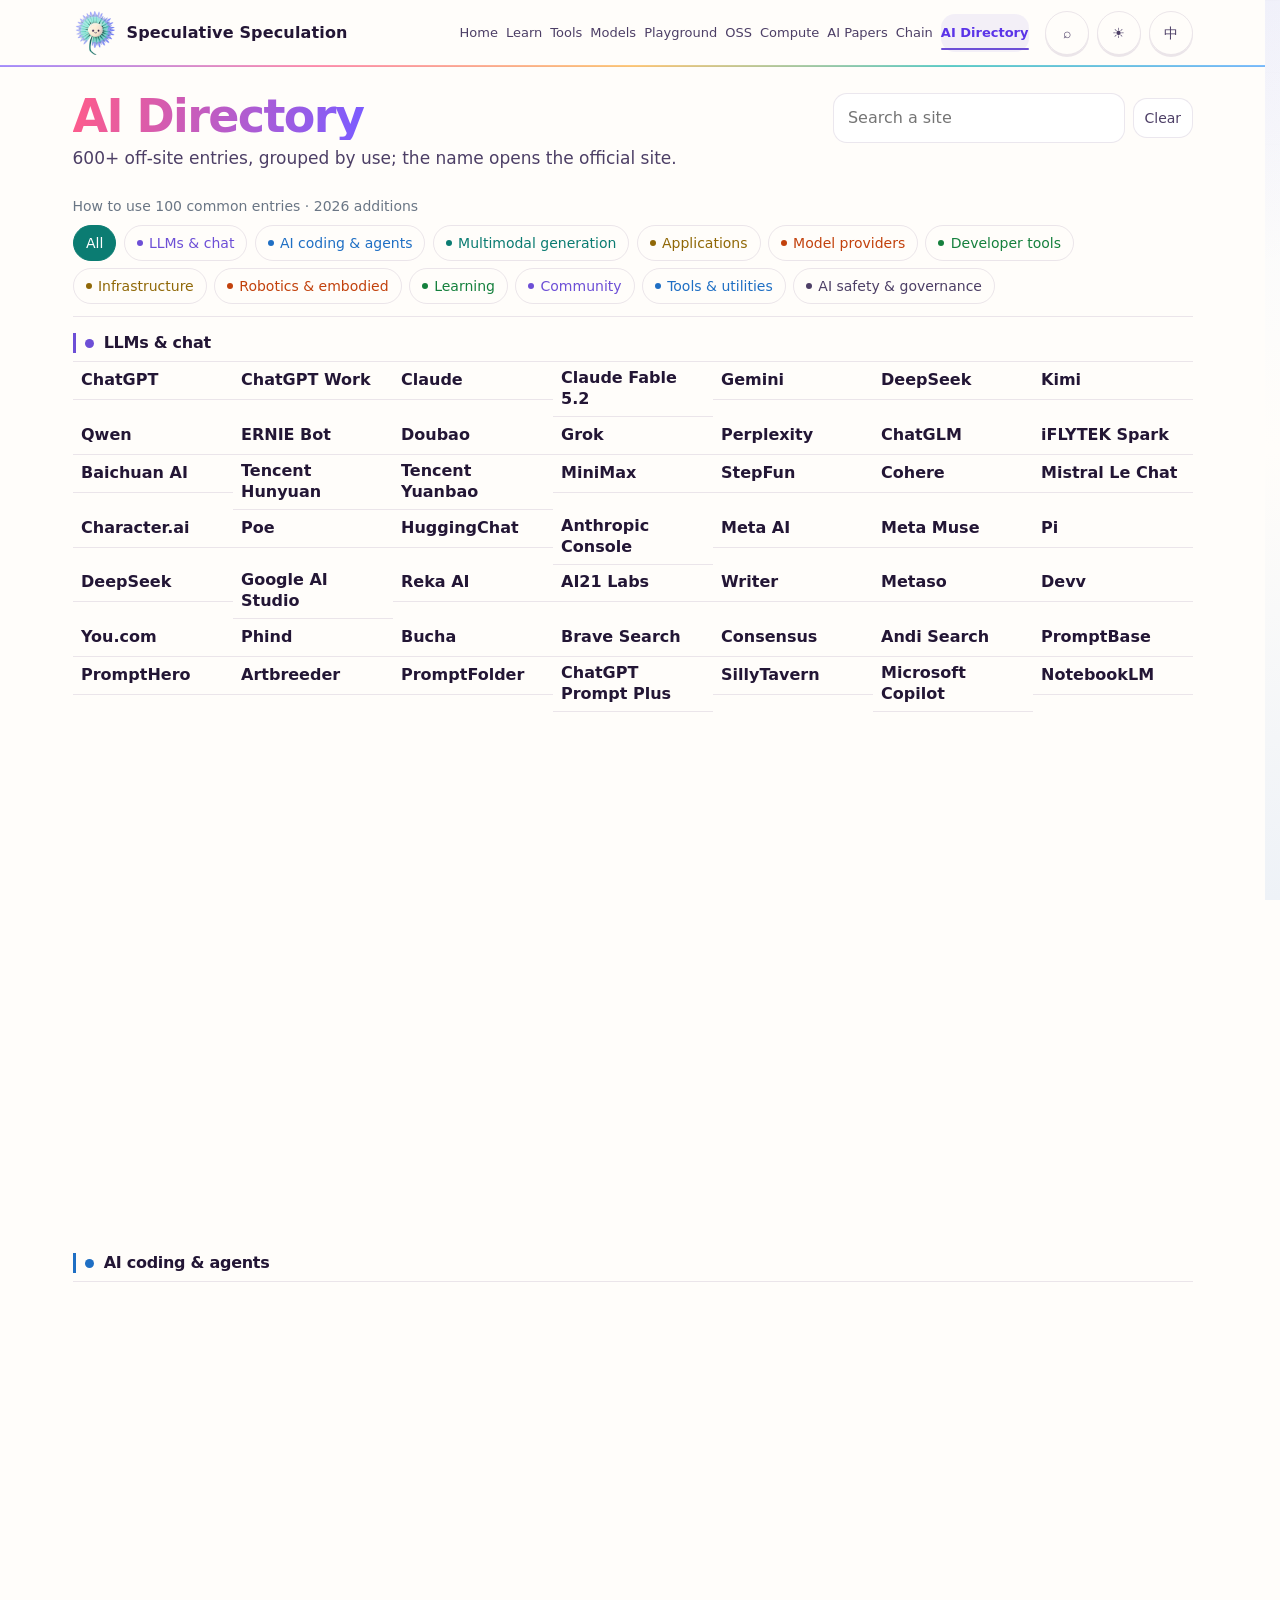
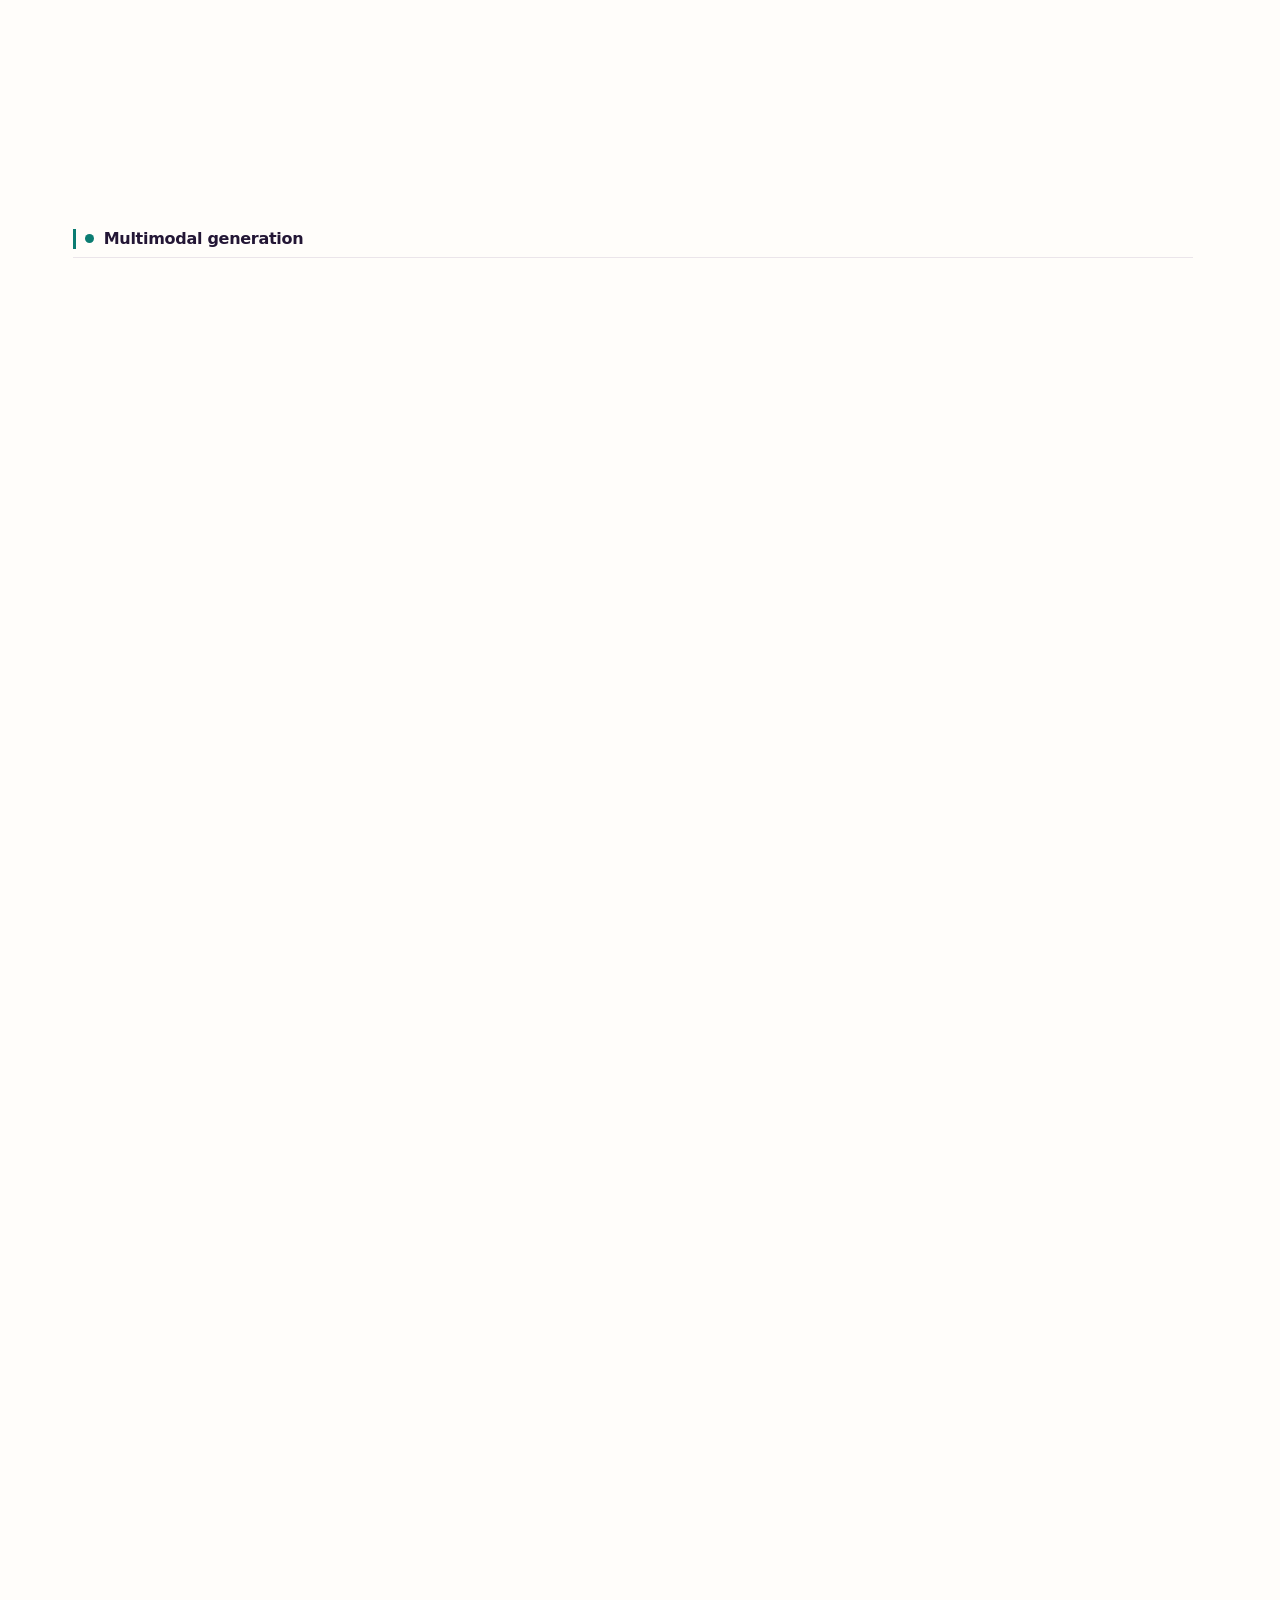
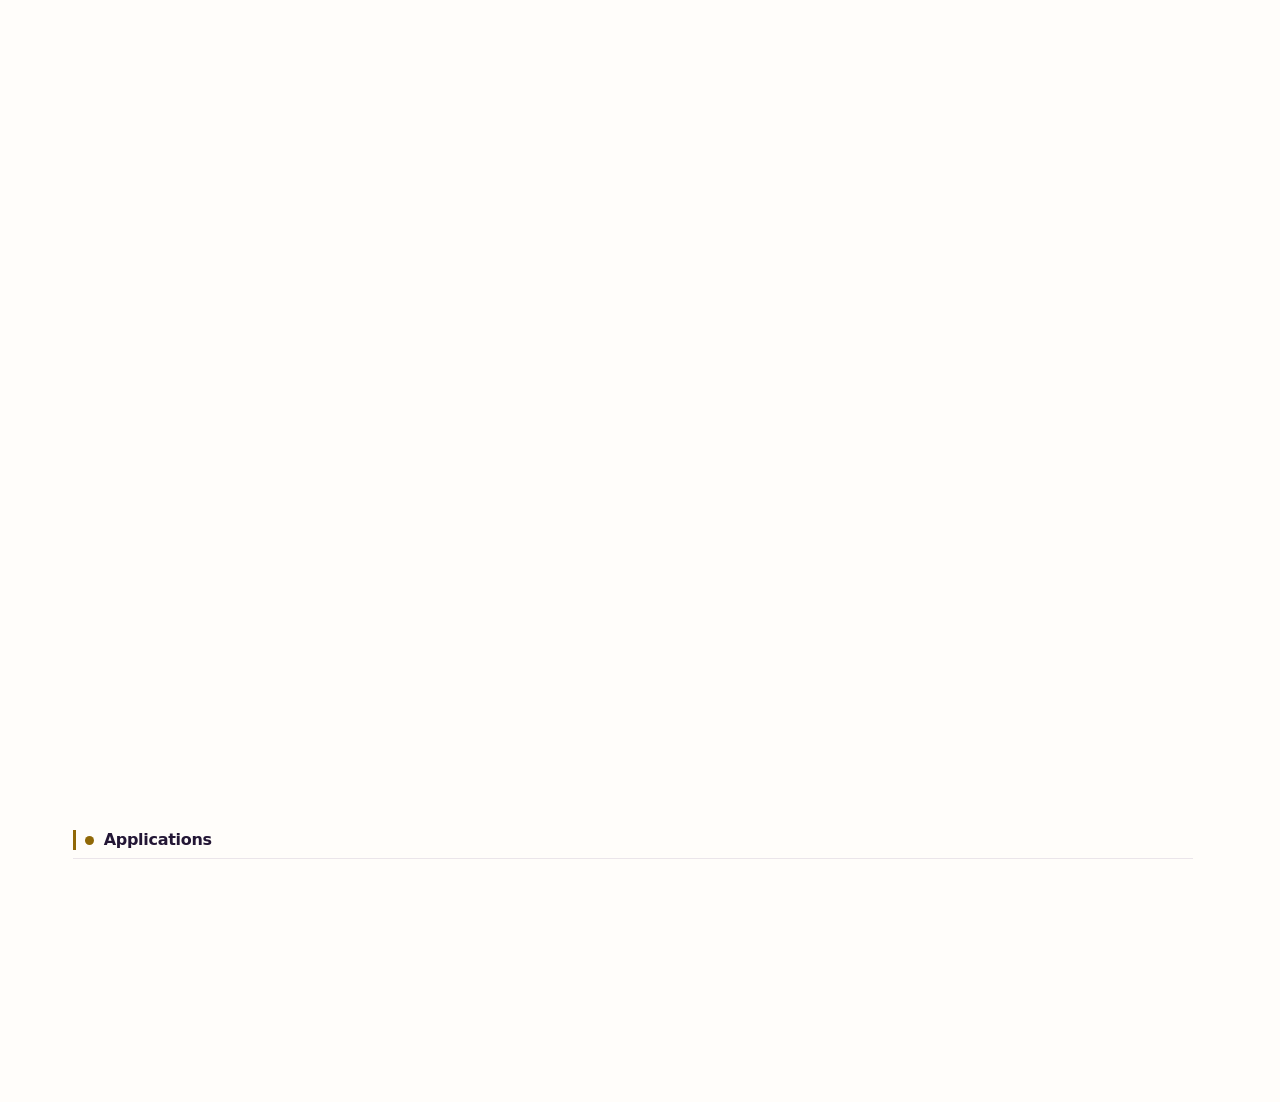
<file: site/index.html>
<!DOCTYPE html>
<html lang="zh-CN">
<head>
  <meta charset="UTF-8" />
  <meta name="viewport" content="width=device-width, initial-scale=1.0, viewport-fit=cover" />
  <title>AI 导航 · 站外 AI 网站目录 | 投机取巧</title>
  <meta name="description" content="AI 导航：按用途整理的站外 AI 网站目录，点名字直接去官网；打不开的会标出来。收录 600+ 条站外工具与官网入口，按用途分组并标注可用状态。" />
  <link rel="canonical" href="https://nav.specul.com/" />
  <meta property="og:type" content="website" />
  <meta property="og:site_name" content="AI 导航 · 站外 AI 网站目录 | 投机取巧" />
  <meta property="og:url" content="https://nav.specul.com/" />
  <meta property="og:title" content="AI 导航 · 站外 AI 网站目录 | 投机取巧" />
  <meta property="og:description" content="AI 导航：按用途整理的站外 AI 网站目录，点名字直接去官网；打不开的会标出来。收录 600+ 条站外工具与官网入口，按用途分组并标注可用状态。" />
  <meta property="og:locale" content="zh_CN" />
  <meta property="og:locale:alternate" content="en_US" />
  <link rel="alternate" hreflang="zh-CN" href="https://nav.specul.com/" />
  <link rel="alternate" hreflang="en" href="https://nav.specul.com/?lang=en" />
  <link rel="alternate" hreflang="x-default" href="https://nav.specul.com/" />
  <meta name="theme-color" content="#16121f" />
  <link rel="icon" type="image/png" href="assets/brand/dandelion-favicon-site.png" />
  <link rel="apple-touch-icon" href="assets/brand/dandelion-apple-touch-site.png" />
  <script src="brand.js?v=37d1072be69b"></script>
  <link rel="stylesheet" href="brand.css?v=37d1072be69b" />
  <link rel="stylesheet" href="site.css" />
  <script type="application/ld+json">{"@context":"https://schema.org","@type":"CollectionPage","name":"AI 导航 · 站外 AI 网站目录","url":"https://nav.specul.com/","description":"按用途整理的站外 AI 网站目录。","inLanguage":"zh-Hans","isPartOf":{"@type":"WebSite","name":"Specul · 投机取巧","url":"https://specul.com/"},"mainEntity":{"@type":"ItemList","numberOfItems":633,"itemListElement":[{"@type":"ListItem","position":1,"name":"ChatGPT","url":"https://chatgpt.com"},{"@type":"ListItem","position":2,"name":"ChatGPT Work","url":"https://chatgpt.com/work"},{"@type":"ListItem","position":3,"name":"Claude","url":"https://claude.ai"},{"@type":"ListItem","position":4,"name":"Claude Fable 5.2","url":"https://www.anthropic.com/claude/fable"},{"@type":"ListItem","position":5,"name":"Gemini","url":"https://gemini.google.com"},{"@type":"ListItem","position":6,"name":"Gemini Omni","url":"https://deepmind.google/models/gemini-omni/"},{"@type":"ListItem","position":7,"name":"DeepSeek","url":"https://chat.deepseek.com"},{"@type":"ListItem","position":8,"name":"Kimi","url":"https://www.kimi.com"},{"@type":"ListItem","position":9,"name":"通义千问","url":"https://tongyi.aliyun.com"},{"@type":"ListItem","position":10,"name":"文心一言","url":"https://yiyan.baidu.com/"},{"@type":"ListItem","position":11,"name":"豆包","url":"https://www.doubao.com"},{"@type":"ListItem","position":12,"name":"Grok","url":"https://grok.com"},{"@type":"ListItem","position":13,"name":"Perplexity","url":"https://www.perplexity.ai"},{"@type":"ListItem","position":14,"name":"智谱清言","url":"https://chatglm.cn"},{"@type":"ListItem","position":15,"name":"讯飞星火","url":"https://xinghuo.xfyun.cn"},{"@type":"ListItem","position":16,"name":"百川智能","url":"https://www.baichuan-ai.com"},{"@type":"ListItem","position":17,"name":"腾讯混元","url":"https://hunyuan.tencent.com"},{"@type":"ListItem","position":18,"name":"腾讯元宝","url":"https://yuanbao.tencent.com"},{"@type":"ListItem","position":19,"name":"海螺 AI","url":"https://hailuoai.com"},{"@type":"ListItem","position":20,"name":"阶跃星辰","url":"https://www.stepfun.com"}]}}</script>
</head>
<!-- B6（2026-10-09）：--accent 原先在这里被**内联到 body 上**（style="--accent:X"），
     同时头部又写了 :root{--accent:X} —— 两处同一份值，冗余。
     而内联样式会**赢过任何选择器**，于是主题级覆盖（html[data-theme="light"]{--accent:…}）
     完全无效：vg 的引擎名在亮色主题下一直是 1.62:1 的金色，就是因为这条内联。
     现在只保留头部那一处 —— 单一真相源，且可被主题覆盖。
     ⚠ 这段注释里**不能出现反引号**：它在模板字符串内部，反引号会提前结束模板
     （写这段时踩了第 4 次；pitfalls 里早有记录）。 -->
<body class="brand-ambient has-tabbar has-tabbar-1row">
  <a class="t-skip" href="#main"><span data-zh>跳到主要内容</span><span data-en>Skip to main content</span></a>
  <header class="site-header">
    <div class="container site-bar">
      <a class="brand" href="https://specul.com/" title="投机取巧">
        <span class="brand-dot" aria-hidden="true"></span>
        <span class="brand-text">
          <span class="brand-name" id="markName" data-zh-name="投机取巧" data-en-name="Speculative Speculation">投机取巧</span>
          <span class="brand-sub" id="markSub" data-zh-sub="Speculative Speculation" data-en-sub="">Speculative Speculation</span>
        </span>
      </a>
      <nav class="nav-links" aria-label="站点导航">
        <a href="https://specul.com/"><span data-zh>首页</span><span data-en>Home</span></a>
        <a href="https://learn.specul.com/"><span data-zh>学 AI</span><span data-en>Learn</span></a>
        <a href="https://tools.specul.com/"><span data-zh>工具</span><span data-en>Tools</span></a>
        <a href="https://models.specul.com/"><span data-zh>模型</span><span data-en>Models</span></a>
        <a href="https://demos.specul.com/"><span data-zh>作品演示</span><span data-en>Playground</span></a>
        <a href="https://oss.specul.com/"><span data-zh>开源库</span><span data-en>OSS</span></a>
        <a href="https://hardware.specul.com/"><span data-zh>硬件算力</span><span data-en>Compute</span></a>
        <a href="https://papers.specul.com/"><span data-zh>AI 论文</span><span data-en>AI Papers</span></a>
        <a href="https://chain.specul.com/"><span data-zh>链</span><span data-en>Chain</span></a>
        <a href="https://nav.specul.com/" aria-current="page"><span data-zh>AI&nbsp;导航</span><span data-en>AI Directory</span></a>
      </nav>
      <!-- 2026-10-10：.nav-tools 从 nav 元素**内部**移到外面，与 .nav-links 平级。
           放里面时窄屏下它会跟着链接一起换行：链接占满整行 → 按钮被挤到第三条
           （实测顶栏 134px、按钮组孤零零一行）。移出来后它与品牌同行，
           链接独占第二行居中 —— 这才是下面注释里方案 B 想要的样子。 -->
      <span class="nav-tools">
        <a class="icon-btn" href="https://specul.com/search.html" aria-label="搜索" data-ui-aria-label-zh="搜索" data-ui-aria-label-en="Search" title="搜索全站" data-ui-title-zh="搜索全站" data-ui-title-en="Search all sites"><span aria-hidden="true">⌕</span></a>
        <button class="icon-btn" id="themeBtn" type="button" aria-label="切换明暗主题" title="切换明暗主题">☾</button>
        <button class="icon-btn" id="langBtn" type="button" aria-label="Switch language" title="Switch language">EN</button>
      </span>
      <!-- B6（2026-10-09）：窄屏（≤900px）下 .nav-links 会隐藏，这个汉堡是替代入口。
           行为在共享 brand.js 里（一处实现、十站共用），样式在共享 brand.css。
           无脚本时 CSS 不会显示它，而是把 .nav-links 在窄屏放出来 —— 不会出现
           「导航被藏进一个点了没反应的按钮」。 -->
      <button class="nav-burger" type="button" aria-label="打开菜单" aria-expanded="false" aria-controls="navDrawer">
        <i></i><i></i><i></i>
      </button>
    </div>
  </header>
  <div class="nav-scrim"></div>
  <aside class="nav-drawer" id="navDrawer" aria-hidden="true" aria-label="站点导航">
    <div class="nav-drawer-h">
      <span class="brand-name"><span data-zh>投机取巧</span><span data-en>Speculative Speculation</span></span>
      <span class="brand-sub" data-zh-sub="Speculative Speculation" data-en-sub="">Speculative Speculation</span>
      <button class="nav-dclose" type="button" aria-label="关闭">×</button>
    </div>
    <nav class="nav-drawer-list">
      <a href="https://specul.com/"><span><span data-zh>首页</span><span data-en>Home</span></span><span class="ar" aria-hidden="true">→</span></a>
      <a href="https://learn.specul.com/"><span><span data-zh>学 AI</span><span data-en>Learn</span></span><span class="ar" aria-hidden="true">→</span></a>
      <a href="https://tools.specul.com/"><span><span data-zh>工具</span><span data-en>Tools</span></span><span class="ar" aria-hidden="true">→</span></a>
      <a href="https://models.specul.com/"><span><span data-zh>模型</span><span data-en>Models</span></span><span class="ar" aria-hidden="true">→</span></a>
      <a href="https://demos.specul.com/"><span><span data-zh>作品演示</span><span data-en>Playground</span></span><span class="ar" aria-hidden="true">→</span></a>
      <a href="https://oss.specul.com/"><span><span data-zh>开源库</span><span data-en>OSS</span></span><span class="ar" aria-hidden="true">→</span></a>
      <a href="https://hardware.specul.com/" class="nav-group-start"><span><span data-zh>硬件算力</span><span data-en>Compute</span></span><span class="ar" aria-hidden="true">→</span></a>
      <a href="https://papers.specul.com/"><span><span data-zh>AI 论文</span><span data-en>AI Papers</span></span><span class="ar" aria-hidden="true">→</span></a>
      <a href="https://chain.specul.com/"><span><span data-zh>链</span><span data-en>Chain</span></span><span class="ar" aria-hidden="true">→</span></a>
      <a href="https://nav.specul.com/" aria-current="page" class="nav-group-start" data-nav-group="external"><span><span data-zh>AI&nbsp;导航</span><span data-en>AI Directory</span></span><span class="ar" aria-hidden="true">↗</span></a>
    </nav>
    <div class="nav-drawer-foot">
      <p><span data-zh>内容站覆盖学、用、选、跑；AI 导航是站外的 AI 网站目录，点出去看。</span><span data-en>Content sites cover learn, use, choose and run; AI Directory is a catalogue of off-site AI sites.</span></p>
      <nav><a href="https://specul.com/legal.html"><span data-zh>法律条款</span><span data-en>Legal terms</span></a></nav>
    </div>
  </aside>
  <main id="main">
    <header class="site-hero">
      <div class="container site-hero-row">
        <div>
          <h1><span data-zh>AI&nbsp;导航</span><span data-en>AI Directory</span></h1>
          <p class="site-hero-deck"><span data-zh>600+ 条站外入口，按用途分组，点名字去官网。</span><span data-en>600+ off-site entries, grouped by use; the name opens the official site.</span></p>
        </div>
        <div class="dir-tools">
          <label class="dir-search" for="q">
            <span class="sr-only"><span data-zh>搜索</span><span data-en>Search</span></span>
            <input id="q" type="search" placeholder="搜站名" data-ui-placeholder-zh="搜站名" data-ui-placeholder-en="Search a site" autocomplete="off" />
          </label>
          <button type="button" id="directory-reset" class="reset-btn"><span data-zh>清空</span><span data-en>Clear</span></button>
        </div>
      </div>
    </header>

    <p class="dir-count dir-links container"><a href="fit.html"><span data-zh>100 个常用入口怎么用</span><span data-en>How to use 100 common entries</span></a> · <a href="2026.html"><span data-zh>2026 新增</span><span data-en>2026 additions</span></a></p>

    <section class="section dir-body" id="dir">
      <div class="container">
        <nav class="dir-cats" aria-label="按类目筛选" data-ui-aria-label-zh="按类目筛选" data-ui-aria-label-en="Filter by category"><button class="chip is-on" data-cat="all"><span data-zh>全部</span><span data-en>All</span></button>
        <button class="chip" data-cat="llm"><span data-zh>大模型与对话</span><span data-en>LLMs &amp; chat</span></button>
        <button class="chip" data-cat="coding"><span data-zh>AI 编程与 Agent</span><span data-en>AI coding &amp; agents</span></button>
        <button class="chip" data-cat="gen"><span data-zh>多模态生成</span><span data-en>Multimodal generation</span></button>
        <button class="chip" data-cat="app"><span data-zh>AI 办公与垂直应用</span><span data-en>Applications</span></button>
        <button class="chip" data-cat="model"><span data-zh>模型与权重</span><span data-en>Model providers</span></button>
        <button class="chip" data-cat="dev"><span data-zh>开发框架与工具</span><span data-en>Developer tools</span></button>
        <button class="chip" data-cat="infra"><span data-zh>算力与芯片</span><span data-en>Infrastructure</span></button>
        <button class="chip" data-cat="robot"><span data-zh>机器人与具身智能</span><span data-en>Robotics &amp; embodied</span></button>
        <button class="chip" data-cat="learn"><span data-zh>学习资源</span><span data-en>Learning</span></button>
        <button class="chip" data-cat="community"><span data-zh>社区与资讯</span><span data-en>Community</span></button>
        <button class="chip" data-cat="tools"><span data-zh>开发者工具</span><span data-en>Tools &amp; utilities</span></button>
        <button class="chip" data-cat="safety"><span data-zh>安全与评测</span><span data-en>AI safety &amp; governance</span></button></nav>
        <p id="empty" class="empty" hidden><span data-zh>没有匹配的条目。</span><span data-en>No matching entries.</span></p>
        <p id="filtered-count" class="dir-count" role="status" aria-live="polite"></p>
      <section class="cat-group" id="cat-llm" data-cat="llm">
        <h2 class="cat-h"><span class="cat-dot" aria-hidden="true"></span><span data-zh>大模型与对话</span><span data-en>LLMs &amp; chat</span></h2>
        <div class="grid">
          <div class="card-wrap" data-cat="llm" data-tags="多模态">
          <a class="c-link" id="i-chatgpt" href="https://chatgpt.com" target="_blank" rel="noopener">
            <span class="c-nm"><span data-zh>ChatGPT</span><span data-en>ChatGPT</span></span>

          </a>
          </div>
          <div class="card-wrap" data-cat="llm" data-tags="办公·Agent">
          <a class="c-link" id="i-chatgpt-work" href="https://chatgpt.com/work" target="_blank" rel="noopener">
            <span class="c-nm"><span data-zh>ChatGPT Work</span><span data-en>ChatGPT Work</span></span>

          </a>
          </div>
          <div class="card-wrap" data-cat="llm" data-tags="长文本·安全">
          <a class="c-link" id="i-claude" href="https://claude.ai" target="_blank" rel="noopener">
            <span class="c-nm"><span data-zh>Claude</span><span data-en>Claude</span></span>

          </a>
          </div>
          <div class="card-wrap" data-cat="llm" data-tags="推理·Agent">
          <a class="c-link" id="i-claude-fable-52" href="https://www.anthropic.com/claude/fable" target="_blank" rel="noopener">
            <span class="c-nm"><span data-zh>Claude Fable 5.2</span><span data-en>Claude Fable 5.2</span></span>

          </a>
          </div>
          <div class="card-wrap" data-cat="llm" data-tags="大厂·多模态">
          <a class="c-link" id="i-gemini" href="https://gemini.google.com" target="_blank" rel="noopener">
            <span class="c-nm"><span data-zh>Gemini</span><span data-en>Gemini</span></span>

          </a>
          </div>
          <div class="card-wrap" data-cat="llm" data-tags="开源·编程助手">
          <a class="c-link" id="i-deepseek" href="https://chat.deepseek.com" target="_blank" rel="noopener">
            <span class="c-nm"><span data-zh>DeepSeek</span><span data-en>DeepSeek</span></span>

          </a>
          </div>
          <div class="card-wrap" data-cat="llm" data-tags="长文本·国产">
          <a class="c-link" id="i-kimi" href="https://www.kimi.com" target="_blank" rel="noopener">
            <span class="c-nm"><span data-zh>Kimi</span><span data-en>Kimi</span></span>

          </a>
          </div>
          <div class="card-wrap" data-cat="llm" data-tags="大厂·国产">
          <a class="c-link" id="i-通义千问" href="https://tongyi.aliyun.com" target="_blank" rel="noopener">
            <span class="c-nm"><span data-zh>通义千问</span><span data-en>Qwen</span></span>

          </a>
          </div>
          <div class="card-wrap" data-cat="llm" data-tags="大厂·RAG">
          <a class="c-link" id="i-文心一言" href="https://yiyan.baidu.com/" target="_blank" rel="noopener">
            <span class="c-nm"><span data-zh>文心一言</span><span data-en>ERNIE Bot</span></span>

          </a>
          </div>
          <div class="card-wrap" data-cat="llm" data-tags="大厂·多模态">
          <a class="c-link" id="i-豆包" href="https://www.doubao.com" target="_blank" rel="noopener">
            <span class="c-nm"><span data-zh>豆包</span><span data-en>Doubao</span></span>

          </a>
          </div>
          <div class="card-wrap" data-cat="llm" data-tags="大厂·实时">
          <a class="c-link" id="i-grok" href="https://grok.com" target="_blank" rel="noopener">
            <span class="c-nm"><span data-zh>Grok</span><span data-en>Grok</span></span>

          </a>
          </div>
          <div class="card-wrap" data-cat="llm" data-tags="搜索·学术">
          <a class="c-link" id="i-perplexity" href="https://www.perplexity.ai" target="_blank" rel="noopener">
            <span class="c-nm"><span data-zh>Perplexity</span><span data-en>Perplexity</span></span>

          </a>
          </div>
          <div class="card-wrap" data-cat="llm" data-tags="国产">
          <a class="c-link" id="i-智谱清言" href="https://chatglm.cn" target="_blank" rel="noopener">
            <span class="c-nm"><span data-zh>智谱清言</span><span data-en>ChatGLM</span></span>

          </a>
          </div>
          <div class="card-wrap" data-cat="llm" data-tags="语音合成">
          <a class="c-link" id="i-讯飞星火" href="https://xinghuo.xfyun.cn" target="_blank" rel="noopener">
            <span class="c-nm"><span data-zh>讯飞星火</span><span data-en>iFLYTEK Spark</span></span>

          </a>
          </div>
          <div class="card-wrap" data-cat="llm" data-tags="国产">
          <a class="c-link" id="i-百川智能" href="https://www.baichuan-ai.com" target="_blank" rel="noopener">
            <span class="c-nm"><span data-zh>百川智能</span><span data-en>Baichuan AI</span></span>

          </a>
          </div>
          <div class="card-wrap" data-cat="llm" data-tags="大厂">
          <a class="c-link" id="i-腾讯混元" href="https://hunyuan.tencent.com" target="_blank" rel="noopener">
            <span class="c-nm"><span data-zh>腾讯混元</span><span data-en>Tencent Hunyuan</span></span>

          </a>
          </div>
          <div class="card-wrap" data-cat="llm" data-tags="大厂">
          <a class="c-link" id="i-腾讯元宝" href="https://yuanbao.tencent.com" target="_blank" rel="noopener">
            <span class="c-nm"><span data-zh>腾讯元宝</span><span data-en>Tencent Yuanbao</span></span>

          </a>
          </div>
          <div class="card-wrap" data-cat="llm" data-tags="语音合成">
          <a class="c-link" id="i-海螺-ai" href="https://hailuoai.com" target="_blank" rel="noopener">
            <span class="c-nm"><span data-zh>海螺 AI</span><span data-en>MiniMax</span></span>

          </a>
          </div>
          <div class="card-wrap" data-cat="llm" data-tags="科研">
          <a class="c-link" id="i-阶跃星辰" href="https://www.stepfun.com" target="_blank" rel="noopener">
            <span class="c-nm"><span data-zh>阶跃星辰</span><span data-en>StepFun</span></span>

          </a>
          </div>
          <div class="card-wrap" data-cat="llm" data-tags="企业级·RAG">
          <a class="c-link" id="i-cohere" href="https://cohere.com" target="_blank" rel="noopener">
            <span class="c-nm"><span data-zh>Cohere</span><span data-en>Cohere</span></span>

          </a>
          </div>
          <div class="card-wrap" data-cat="llm" data-tags="大厂">
          <a class="c-link" id="i-mistral-le-chat" href="https://chat.mistral.ai" target="_blank" rel="noopener">
            <span class="c-nm"><span data-zh>Mistral Le Chat</span><span data-en>Mistral Le Chat</span></span>

          </a>
          </div>
          <div class="card-wrap" data-cat="llm" data-tags="数字人">
          <a class="c-link" id="i-characterai" href="https://character.ai" target="_blank" rel="noopener">
            <span class="c-nm"><span data-zh>Character.ai</span><span data-en>Character.ai</span></span>

          </a>
          </div>
          <div class="card-wrap" data-cat="llm" data-tags="搜索·社区">
          <a class="c-link" id="i-poe" href="https://poe.com" target="_blank" rel="noopener">
            <span class="c-nm"><span data-zh>Poe</span><span data-en>Poe</span></span>

          </a>
          </div>
          <div class="card-wrap" data-cat="llm" data-tags="开源">
          <a class="c-link" id="i-huggingchat" href="https://huggingface.co/chat" target="_blank" rel="noopener">
            <span class="c-nm"><span data-zh>HuggingChat</span><span data-en>HuggingChat</span></span>

          </a>
          </div>
          <div class="card-wrap" data-cat="llm" data-tags="API">
          <a class="c-link" id="i-anthropic-console" href="https://console.anthropic.com" target="_blank" rel="noopener">
            <span class="c-nm"><span data-zh>Anthropic Console</span><span data-en>Anthropic Console</span></span>

          </a>
          </div>
          <div class="card-wrap" data-cat="llm" data-tags="大厂·免费">
          <a class="c-link" id="i-meta-ai" href="https://www.meta.ai" target="_blank" rel="noopener">
            <span class="c-nm"><span data-zh>Meta AI</span><span data-en>Meta AI</span></span>

          </a>
          </div>
          <div class="card-wrap" data-cat="llm" data-tags="Agent·办公">
          <a class="c-link" id="i-meta-muse" href="https://muse.ai/" target="_blank" rel="noopener">
            <span class="c-nm"><span data-zh>Meta Muse</span><span data-en>Meta Muse</span></span>

          </a>
          </div>
          <div class="card-wrap" data-cat="llm" data-tags="大厂">
          <a class="c-link" id="i-pi" href="https://pi.ai" target="_blank" rel="noopener">
            <span class="c-nm"><span data-zh>Pi</span><span data-en>Pi</span></span>

          </a>
          </div>
          <div class="card-wrap" data-cat="llm" data-tags="API·模型微调">
          <a class="c-link" id="i-deepseek-平台" href="https://platform.deepseek.com" target="_blank" rel="noopener">
            <span class="c-nm"><span data-zh>DeepSeek 平台</span><span data-en>DeepSeek</span></span>

          </a>
          </div>
          <div class="card-wrap" data-cat="llm" data-tags="大厂">
          <a class="c-link" id="i-google-ai-studio" href="https://aistudio.google.com" target="_blank" rel="noopener">
            <span class="c-nm"><span data-zh>Google AI Studio</span><span data-en>Google AI Studio</span></span>

          </a>
          </div>
          <div class="card-wrap" data-cat="llm" data-tags="多模态·大厂">
          <a class="c-link" id="i-reka-ai" href="https://www.reka.ai" target="_blank" rel="noopener">
            <span class="c-nm"><span data-zh>Reka AI</span><span data-en>Reka AI</span></span>

          </a>
          </div>
          <div class="card-wrap" data-cat="llm" data-tags="企业级">
          <a class="c-link" id="i-ai21-labs" href="https://www.ai21.com" target="_blank" rel="noopener">
            <span class="c-nm"><span data-zh>AI21 Labs</span><span data-en>AI21 Labs</span></span>

          </a>
          </div>
          <div class="card-wrap" data-cat="llm" data-tags="企业级">
          <a class="c-link" id="i-writer" href="https://writer.com" target="_blank" rel="noopener">
            <span class="c-nm"><span data-zh>Writer</span><span data-en>Writer</span></span>

          </a>
          </div>
          <div class="card-wrap" data-cat="llm" data-tags="搜索·学术">
          <a class="c-link" id="i-秘塔-ai-搜索" href="https://metaso.cn" target="_blank" rel="noopener">
            <span class="c-nm"><span data-zh>秘塔 AI 搜索</span><span data-en>Metaso</span></span>

          </a>
          </div>
          <div class="card-wrap" data-cat="llm" data-tags="编程助手·搜索">
          <a class="c-link" id="i-devv" href="https://devv.ai" target="_blank" rel="noopener">
            <span class="c-nm"><span data-zh>Devv</span><span data-en>Devv</span></span>

          </a>
          </div>
          <div class="card-wrap" data-cat="llm" data-tags="安全·搜索">
          <a class="c-link" id="i-youcom" href="https://you.com" target="_blank" rel="noopener">
            <span class="c-nm"><span data-zh>You.com</span><span data-en>You.com</span></span>

          </a>
          </div>
          <div class="card-wrap" data-cat="llm" data-tags="编程助手·搜索">
          <a class="c-link" id="i-phind" href="https://www.phind.com" target="_blank" rel="noopener">
            <span class="c-nm"><span data-zh>Phind</span><span data-en>Phind</span></span>

          </a>
          </div>
          <div class="card-wrap" data-cat="llm" data-tags="大厂·搜索">
          <a class="c-link" id="i-博查-ai-搜索" href="https://bocha.cn" target="_blank" rel="noopener">
            <span class="c-nm"><span data-zh>博查 AI 搜索</span><span data-en>Bucha</span></span>

          </a>
          </div>
          <div class="card-wrap" data-cat="llm" data-tags="安全">
          <a class="c-link" id="i-brave-search" href="https://search.brave.com" target="_blank" rel="noopener">
            <span class="c-nm"><span data-zh>Brave Search</span><span data-en>Brave Search</span></span>

          </a>
          </div>
          <div class="card-wrap" data-cat="llm" data-tags="学术">
          <a class="c-link" id="i-consensus" href="https://consensus.app" target="_blank" rel="noopener">
            <span class="c-nm"><span data-zh>Consensus</span><span data-en>Consensus</span></span>

          </a>
          </div>
          <div class="card-wrap" data-cat="llm" data-tags="搜索">
          <a class="c-link" id="i-andi-search" href="https://andisearch.com" target="_blank" rel="noopener">
            <span class="c-nm"><span data-zh>Andi Search</span><span data-en>Andi Search</span></span>

          </a>
          </div>
          <div class="card-wrap" data-cat="llm" data-tags="链上数据·交易">
          <a class="c-link" id="i-promptbase" href="https://promptbase.com" target="_blank" rel="noopener">
            <span class="c-nm"><span data-zh>PromptBase</span><span data-en>PromptBase</span></span>

          </a>
          </div>
          <div class="card-wrap" data-cat="llm" data-tags="搜索·图像生成">
          <a class="c-link" id="i-prompthero" href="https://prompthero.com" target="_blank" rel="noopener">
            <span class="c-nm"><span data-zh>PromptHero</span><span data-en>PromptHero</span></span>

          </a>
          </div>
          <div class="card-wrap" data-cat="llm" data-tags="图像生成">
          <a class="c-link" id="i-artbreeder" href="https://www.artbreeder.com" target="_blank" rel="noopener">
            <span class="c-nm"><span data-zh>Artbreeder</span><span data-en>Artbreeder</span></span>

          </a>
          </div>
          <div class="card-wrap" data-cat="llm" data-tags="社区">
          <a class="c-link" id="i-promptfolder" href="https://promptfolder.com" target="_blank" rel="noopener">
            <span class="c-nm"><span data-zh>PromptFolder</span><span data-en>PromptFolder</span></span>

          </a>
          </div>
          <div class="card-wrap" data-cat="llm" data-tags="设计">
          <a class="c-link" id="i-chatgpt-prompt-plus" href="https://www.aiprm.com" target="_blank" rel="noopener">
            <span class="c-nm"><span data-zh>ChatGPT Prompt Plus</span><span data-en>ChatGPT Prompt Plus</span></span>

          </a>
          </div>
          <div class="card-wrap" data-cat="llm" data-tags="开源·本地部署">
          <a class="c-link" id="i-sillytavern" href="https://docs.sillytavern.app" target="_blank" rel="noopener">
            <span class="c-nm"><span data-zh>SillyTavern</span><span data-en>SillyTavern</span></span>

          </a>
          </div>
          <div class="card-wrap" data-cat="llm" data-tags="大厂·多模态">
          <a class="c-link" id="i-microsoft-copilot" href="https://copilot.microsoft.com" target="_blank" rel="noopener">
            <span class="c-nm"><span data-zh>Microsoft Copilot</span><span data-en>Microsoft Copilot</span></span>

          </a>
          </div>
          <div class="card-wrap" data-cat="llm" data-tags="搜索·学术">
          <a class="c-link" id="i-notebooklm" href="https://notebooklm.google.com" target="_blank" rel="noopener">
            <span class="c-nm"><span data-zh>NotebookLM</span><span data-en>NotebookLM</span></span>

          </a>
          </div>
          <div class="card-wrap" data-cat="llm" data-tags="搜索·学术">
          <a class="c-link" id="i-kagi" href="https://kagi.com" target="_blank" rel="noopener">
            <span class="c-nm"><span data-zh>Kagi</span><span data-en>Kagi</span></span>

          </a>
          </div>
          <div class="card-wrap" data-cat="llm" data-tags="开源 · 本地部署">
          <a class="c-link" id="i-open-webui" href="https://openwebui.com" target="_blank" rel="noopener">
            <span class="c-nm"><span data-zh>Open WebUI</span><span data-en>Open WebUI</span></span>

          </a>
          </div>
          <div class="card-wrap" data-cat="llm" data-tags="开源 · 本地部署">
          <a class="c-link" id="i-librechat" href="https://www.librechat.ai" target="_blank" rel="noopener">
            <span class="c-nm"><span data-zh>LibreChat</span><span data-en>LibreChat</span></span>

          </a>
          </div>
          <div class="card-wrap" data-cat="llm" data-tags="国产·大厂">
          <a class="c-link" id="i-零一万物" href="https://www.lingyiwanwu.com/" target="_blank" rel="noopener">
            <span class="c-nm"><span data-zh>零一万物</span><span data-en>01.AI</span></span>

          </a>
          </div>
          <div class="card-wrap" data-cat="llm" data-tags="大厂·多模态">
          <a class="c-link" id="i-商汤日日新" href="https://www.sensetime.com/" target="_blank" rel="noopener">
            <span class="c-nm"><span data-zh>商汤日日新</span><span data-en>SenseTime SenseNova</span></span>

          </a>
          </div>
          <div class="card-wrap" data-cat="llm" data-tags="搜索·学术">
          <a class="c-link" id="i-天工-ai" href="https://www.tiangong.cn/" target="_blank" rel="noopener">
            <span class="c-nm"><span data-zh>天工 AI</span><span data-en>Tiangong AI</span></span>

          </a>
          </div>
          <div class="card-wrap" data-cat="llm" data-tags="搜索">
          <a class="c-link" id="i-纳米-ai-搜索" href="https://www.n.cn/" target="_blank" rel="noopener">
            <span class="c-nm"><span data-zh>纳米 AI 搜索</span><span data-en>Nami AI Search</span></span>

          </a>
          </div>
          <div class="card-wrap" data-cat="llm" data-tags="搜索·国产">
          <a class="c-link" id="i-夸克-ai" href="https://quark.cn/" target="_blank" rel="noopener">
            <span class="c-nm"><span data-zh>夸克 AI</span><span data-en>Quark AI</span></span>

          </a>
          </div>
          <div class="card-wrap" data-cat="llm" data-tags="开源·大厂">
          <a class="c-link" id="i-mistral-ai" href="https://mistral.ai/" target="_blank" rel="noopener">
            <span class="c-nm"><span data-zh>Mistral AI</span><span data-en>Mistral AI</span></span>

          </a>
          </div>
        </div>
      </section>
      <section class="cat-group" id="cat-coding" data-cat="coding">
        <h2 class="cat-h"><span class="cat-dot" aria-hidden="true"></span><span data-zh>AI 编程与 Agent</span><span data-en>AI coding &amp; agents</span></h2>
        <div class="grid">
          <div class="card-wrap" data-cat="coding" data-tags="编程助手·IDE">
          <a class="c-link" id="i-github-copilot" href="https://github.com/features/copilot" target="_blank" rel="noopener">
            <span class="c-nm"><span data-zh>GitHub Copilot</span><span data-en>GitHub Copilot</span></span>

          </a>
          </div>
          <div class="card-wrap" data-cat="coding" data-tags="IDE">
          <a class="c-link" id="i-cursor" href="https://cursor.com" target="_blank" rel="noopener">
            <span class="c-nm"><span data-zh>Cursor</span><span data-en>Cursor</span></span>

          </a>
          </div>
          <div class="card-wrap" data-cat="coding" data-tags="Agent·编程助手">
          <a class="c-link" id="i-devin" href="https://devin.ai/" target="_blank" rel="noopener">
            <span class="c-nm"><span data-zh>Devin</span><span data-en>Devin</span></span>

          </a>
          </div>
          <div class="card-wrap" data-cat="coding" data-tags="编程助手·企业级">
          <a class="c-link" id="i-augment-code" href="https://www.augmentcode.com/" target="_blank" rel="noopener">
            <span class="c-nm"><span data-zh>Augment Code</span><span data-en>Augment Code</span></span>

          </a>
          </div>
          <div class="card-wrap" data-cat="coding" data-tags="命令行·开源">
          <a class="c-link" id="i-aider" href="https://aider.chat/" target="_blank" rel="noopener">
            <span class="c-nm"><span data-zh>Aider</span><span data-en>Aider</span></span>

          </a>
          </div>
          <div class="card-wrap" data-cat="coding" data-tags="IDE·编程助手">
          <a class="c-link" id="i-windsurf" href="https://devin.ai/desktop" target="_blank" rel="noopener">
            <span class="c-nm"><span data-zh>Windsurf</span><span data-en>Windsurf</span></span>

          </a>
          </div>
          <div class="card-wrap" data-cat="coding" data-tags="UI生成">
          <a class="c-link" id="i-v0" href="https://v0.app" target="_blank" rel="noopener">
            <span class="c-nm"><span data-zh>v0</span><span data-en>v0</span></span>

          </a>
          </div>
          <div class="card-wrap" data-cat="coding" data-tags="编程助手·前端">
          <a class="c-link" id="i-boltnew" href="https://bolt.new" target="_blank" rel="noopener">
            <span class="c-nm"><span data-zh>Bolt.new</span><span data-en>Bolt.new</span></span>

          </a>
          </div>
          <div class="card-wrap" data-cat="coding" data-tags="大厂·免费">
          <a class="c-link" id="i-qoder-cn" href="https://qoder.com.cn" target="_blank" rel="noopener">
            <span class="c-nm"><span data-zh>Qoder CN</span><span data-en>Qoder CN</span></span>

          </a>
          </div>
          <div class="card-wrap" data-cat="coding" data-tags="大厂·免费">
          <a class="c-link" id="i-qoder" href="https://qoder.com" target="_blank" rel="noopener">
            <span class="c-nm"><span data-zh>Qoder</span><span data-en>Qoder</span></span>

          </a>
          </div>
          <div class="card-wrap" data-cat="coding" data-tags="企业级·编程助手">
          <a class="c-link" id="i-qodo" href="https://www.qodo.ai" target="_blank" rel="noopener">
            <span class="c-nm"><span data-zh>Qodo</span><span data-en>Qodo</span></span>

          </a>
          </div>
          <div class="card-wrap" data-cat="coding" data-tags="开源·免费">
          <a class="c-link" id="i-kilo-code" href="https://kilo.ai" target="_blank" rel="noopener">
            <span class="c-nm"><span data-zh>Kilo Code</span><span data-en>Kilo Code</span></span>

          </a>
          </div>
          <div class="card-wrap" data-cat="coding" data-tags="国产·大厂">
          <a class="c-link" id="i-文心快码" href="https://kuaima.baidu.com" target="_blank" rel="noopener">
            <span class="c-nm"><span data-zh>文心快码</span><span data-en>Wenxin Kuaima (Baidu Comate)</span></span>

          </a>
          </div>
          <div class="card-wrap" data-cat="coding" data-tags="IDE·云服务">
          <a class="c-link" id="i-replit" href="https://replit.com" target="_blank" rel="noopener">
            <span class="c-nm"><span data-zh>Replit</span><span data-en>Replit</span></span>

          </a>
          </div>
          <div class="card-wrap" data-cat="coding" data-tags="长文本">
          <a class="c-link" id="i-sourcegraph-cody" href="https://sourcegraph.com" target="_blank" rel="noopener">
            <span class="c-nm"><span data-zh>Sourcegraph Cody</span><span data-en>Sourcegraph Cody</span></span>

          </a>
          </div>
          <div class="card-wrap" data-cat="coding" data-tags="编程助手·营销">
          <a class="c-link" id="i-coderabbit" href="https://www.coderabbit.ai" target="_blank" rel="noopener">
            <span class="c-nm"><span data-zh>CodeRabbit</span><span data-en>CodeRabbit</span></span>

          </a>
          </div>
          <div class="card-wrap" data-cat="coding" data-tags="高性能">
          <a class="c-link" id="i-zed" href="https://zed.dev" target="_blank" rel="noopener">
            <span class="c-nm"><span data-zh>Zed</span><span data-en>Zed</span></span>

          </a>
          </div>
          <div class="card-wrap" data-cat="coding" data-tags="本地部署·开源">
          <a class="c-link" id="i-tabby" href="https://tabbyml.com" target="_blank" rel="noopener">
            <span class="c-nm"><span data-zh>Tabby</span><span data-en>Tabby</span></span>

          </a>
          </div>
          <div class="card-wrap" data-cat="coding" data-tags="Agent·开源">
          <a class="c-link" id="i-cline" href="https://cline.bot" target="_blank" rel="noopener">
            <span class="c-nm"><span data-zh>Cline</span><span data-en>Cline</span></span>

          </a>
          </div>
          <div class="card-wrap" data-cat="coding" data-tags="编程助手·前端">
          <a class="c-link" id="i-lovable" href="https://lovable.dev" target="_blank" rel="noopener">
            <span class="c-nm"><span data-zh>Lovable</span><span data-en>Lovable</span></span>

          </a>
          </div>
          <div class="card-wrap" data-cat="coding" data-tags="前端·UI生成">
          <a class="c-link" id="i-tempo" href="https://tempo.new" target="_blank" rel="noopener">
            <span class="c-nm"><span data-zh>Tempo</span><span data-en>Tempo</span></span>

          </a>
          </div>
          <div class="card-wrap" data-cat="coding" data-tags="UI生成·编程助手">
          <a class="c-link" id="i-anima" href="https://www.animaapp.com" target="_blank" rel="noopener">
            <span class="c-nm"><span data-zh>Anima</span><span data-en>Anima</span></span>

          </a>
          </div>
          <div class="card-wrap" data-cat="coding" data-tags="UI生成·编程助手">
          <a class="c-link" id="i-locofy" href="https://www.locofy.ai" target="_blank" rel="noopener">
            <span class="c-nm"><span data-zh>Locofy</span><span data-en>Locofy</span></span>

          </a>
          </div>
          <div class="card-wrap" data-cat="coding" data-tags="可视化·前端">
          <a class="c-link" id="i-builderio" href="https://www.builder.io" target="_blank" rel="noopener">
            <span class="c-nm"><span data-zh>Builder.io</span><span data-en>Builder.io</span></span>

          </a>
          </div>
          <div class="card-wrap" data-cat="coding" data-tags="Agent·开源">
          <a class="c-link" id="i-autogpt" href="https://github.com/Significant-Gravitas/AutoGPT" target="_blank" rel="noopener">
            <span class="c-nm"><span data-zh>AutoGPT</span><span data-en>AutoGPT</span></span>

          </a>
          </div>
          <div class="card-wrap" data-cat="coding" data-tags="工作流·可视化">
          <a class="c-link" id="i-dify" href="https://dify.ai" target="_blank" rel="noopener">
            <span class="c-nm"><span data-zh>Dify</span><span data-en>Dify</span></span>

          </a>
          </div>
          <div class="card-wrap" data-cat="coding" data-tags="大厂">
          <a class="c-link" id="i-扣子-coze" href="https://www.coze.cn" target="_blank" rel="noopener">
            <span class="c-nm"><span data-zh>扣子 Coze</span><span data-en>Coze</span></span>

          </a>
          </div>
          <div class="card-wrap" data-cat="coding" data-tags="多语言">
          <a class="c-link" id="i-coze" href="https://www.coze.com" target="_blank" rel="noopener">
            <span class="c-nm"><span data-zh>Coze</span><span data-en>Coze</span></span>

          </a>
          </div>
          <div class="card-wrap" data-cat="coding" data-tags="Agent">
          <a class="c-link" id="i-manus" href="https://manus.im" target="_blank" rel="noopener">
            <span class="c-nm"><span data-zh>Manus</span><span data-en>Manus</span></span>

          </a>
          </div>
          <div class="card-wrap" data-cat="coding" data-tags="大厂·Agent">
          <a class="c-link" id="i-百宝箱" href="https://agents.baidu.com" target="_blank" rel="noopener">
            <span class="c-nm"><span data-zh>百宝箱</span><span data-en>Baidu AI Studio Agents</span></span>

          </a>
          </div>
          <div class="card-wrap" data-cat="coding" data-tags="工作流">
          <a class="c-link" id="i-langgraph" href="https://langchain.com/langgraph" target="_blank" rel="noopener">
            <span class="c-nm"><span data-zh>LangGraph</span><span data-en>LangGraph</span></span>

          </a>
          </div>
          <div class="card-wrap" data-cat="coding" data-tags="Agent·协作">
          <a class="c-link" id="i-crewai" href="https://www.crewai.com" target="_blank" rel="noopener">
            <span class="c-nm"><span data-zh>CrewAI</span><span data-en>CrewAI</span></span>

          </a>
          </div>
          <div class="card-wrap" data-cat="coding" data-tags="工作流">
          <a class="c-link" id="i-relevance-ai" href="https://relevanceai.com" target="_blank" rel="noopener">
            <span class="c-nm"><span data-zh>Relevance AI</span><span data-en>Relevance AI</span></span>

          </a>
          </div>
          <div class="card-wrap" data-cat="coding" data-tags="开源">
          <a class="c-link" id="i-superagent" href="https://superagent.sh" target="_blank" rel="noopener">
            <span class="c-nm"><span data-zh>Superagent</span><span data-en>Superagent</span></span>

          </a>
          </div>
          <div class="card-wrap" data-cat="coding" data-tags="开源">
          <a class="c-link" id="i-botpress" href="https://botpress.com" target="_blank" rel="noopener">
            <span class="c-nm"><span data-zh>Botpress</span><span data-en>Botpress</span></span>

          </a>
          </div>
          <div class="card-wrap" data-cat="coding" data-tags="可视化·云服务">
          <a class="c-link" id="i-smythos" href="https://github.com/smythos/sre" target="_blank" rel="noopener">
            <span class="c-nm"><span data-zh>SmythOS</span><span data-en>SmythOS</span></span>

          </a>
          </div>
          <div class="card-wrap" data-cat="coding" data-tags="编程助手·IDE">
          <a class="c-link" id="i-google-antigravity" href="https://antigravity.google" target="_blank" rel="noopener">
            <span class="c-nm"><span data-zh>Google Antigravity</span><span data-en>Google Antigravity</span></span>

          </a>
          </div>
          <div class="card-wrap" data-cat="coding" data-tags="编程助手·IDE">
          <a class="c-link" id="i-trae" href="https://www.trae.ai" target="_blank" rel="noopener">
            <span class="c-nm"><span data-zh>Trae</span><span data-en>Trae</span></span>

          </a>
          </div>
          <div class="card-wrap" data-cat="coding" data-tags="命令行·编程助手">
          <a class="c-link" id="i-claude-code-cli" href="https://github.com/anthropics/claude-code" target="_blank" rel="noopener">
            <span class="c-nm"><span data-zh>Claude Code CLI</span><span data-en>Claude Code CLI</span></span>

          </a>
          </div>
          <div class="card-wrap" data-cat="coding" data-tags="命令行·编程助手">
          <a class="c-link" id="i-codex-cli" href="https://github.com/openai/codex" target="_blank" rel="noopener">
            <span class="c-nm"><span data-zh>Codex CLI</span><span data-en>Codex CLI</span></span>

          </a>
          </div>
          <div class="card-wrap" data-cat="coding" data-tags="命令行·开源">
          <a class="c-link" id="i-gemini-cli" href="https://github.com/google-gemini/gemini-cli" target="_blank" rel="noopener">
            <span class="c-nm"><span data-zh>Gemini CLI</span><span data-en>Gemini CLI</span></span>

          </a>
          </div>
          <div class="card-wrap" data-cat="coding" data-tags="编程助手·IDE">
          <a class="c-link" id="i-kiro" href="https://kiro.dev" target="_blank" rel="noopener">
            <span class="c-nm"><span data-zh>Kiro</span><span data-en>Kiro</span></span>

          </a>
          </div>
          <div class="card-wrap" data-cat="coding" data-tags="命令行·开源">
          <a class="c-link" id="i-opencode" href="https://opencode.ai" target="_blank" rel="noopener">
            <span class="c-nm"><span data-zh>OpenCode</span><span data-en>OpenCode</span></span>

          </a>
          </div>
          <div class="card-wrap" data-cat="coding" data-tags="编程助手·云服务">
          <a class="c-link" id="i-amp" href="https://ampcode.com" target="_blank" rel="noopener">
            <span class="c-nm"><span data-zh>Amp</span><span data-en>Amp</span></span>

          </a>
          </div>
          <div class="card-wrap" data-cat="coding" data-tags="命令行·开源">
          <a class="c-link" id="i-goose" href="https://github.com/aaif-goose/goose" target="_blank" rel="noopener">
            <span class="c-nm"><span data-zh>Goose</span><span data-en>Goose</span></span>

          </a>
          </div>
        </div>
      </section>
      <section class="cat-group" id="cat-gen" data-cat="gen">
        <h2 class="cat-h"><span class="cat-dot" aria-hidden="true"></span><span data-zh>多模态生成</span><span data-en>Multimodal generation</span></h2>
        <div class="grid">
          <div class="card-wrap" data-cat="gen" data-tags="视频生成·多模态">
          <a class="c-link" id="i-gemini-omni" href="https://deepmind.google/models/gemini-omni/" target="_blank" rel="noopener">
            <span class="c-nm"><span data-zh>Gemini Omni</span><span data-en>Gemini Omni</span></span>

          </a>
          </div>
          <div class="card-wrap" data-cat="gen" data-tags="设计">
          <a class="c-link" id="i-canva" href="https://www.canva.com" target="_blank" rel="noopener">
            <span class="c-nm"><span data-zh>Canva</span><span data-en>Canva</span></span>

          </a>
          </div>
          <div class="card-wrap" data-cat="gen" data-tags="大厂·设计">
          <a class="c-link" id="i-microsoft-designer" href="https://designer.microsoft.com" target="_blank" rel="noopener">
            <span class="c-nm"><span data-zh>Microsoft Designer</span><span data-en>Microsoft Designer</span></span>

          </a>
          </div>
          <div class="card-wrap" data-cat="gen" data-tags="UI生成">
          <a class="c-link" id="i-uizard" href="https://uizard.io" target="_blank" rel="noopener">
            <span class="c-nm"><span data-zh>Uizard</span><span data-en>Uizard</span></span>

          </a>
          </div>
          <div class="card-wrap" data-cat="gen" data-tags="国产·UI生成">
          <a class="c-link" id="i-即时-ai" href="https://js.design/ai" target="_blank" rel="noopener">
            <span class="c-nm"><span data-zh>即时 AI</span><span data-en>Jishi AI</span></span>

          </a>
          </div>
          <div class="card-wrap" data-cat="gen" data-tags="图像生成">
          <a class="c-link" id="i-midjourney" href="https://www.midjourney.com" target="_blank" rel="noopener">
            <span class="c-nm"><span data-zh>Midjourney</span><span data-en>Midjourney</span></span>

          </a>
          </div>
          <div class="card-wrap" data-cat="gen" data-tags="开源·本地部署">
          <a class="c-link" id="i-stable-diffusion" href="https://stability.ai" target="_blank" rel="noopener">
            <span class="c-nm"><span data-zh>Stable Diffusion</span><span data-en>Stable Diffusion</span></span>

          </a>
          </div>
          <div class="card-wrap" data-cat="gen" data-tags="工作流·开源">
          <a class="c-link" id="i-comfyui" href="https://github.com/comfyanonymous/ComfyUI" target="_blank" rel="noopener">
            <span class="c-nm"><span data-zh>ComfyUI</span><span data-en>ComfyUI</span></span>

          </a>
          </div>
          <div class="card-wrap" data-cat="gen" data-tags="图像生成·游戏">
          <a class="c-link" id="i-leonardo-ai" href="https://leonardo.ai" target="_blank" rel="noopener">
            <span class="c-nm"><span data-zh>Leonardo AI</span><span data-en>Leonardo AI</span></span>

          </a>
          </div>
          <div class="card-wrap" data-cat="gen" data-tags="大厂·设计">
          <a class="c-link" id="i-通义万相" href="https://tongyi.aliyun.com/wanxiang" target="_blank" rel="noopener">
            <span class="c-nm"><span data-zh>通义万相</span><span data-en>Tongyi Wanxiang</span></span>

          </a>
          </div>
          <div class="card-wrap" data-cat="gen" data-tags="视频生成·模型微调">
          <a class="c-link" id="i-seaart" href="https://www.seaart.ai" target="_blank" rel="noopener">
            <span class="c-nm"><span data-zh>SeaArt</span><span data-en>SeaArt</span></span>

          </a>
          </div>
          <div class="card-wrap" data-cat="gen" data-tags="实时·图像生成">
          <a class="c-link" id="i-krea-ai" href="https://www.krea.ai" target="_blank" rel="noopener">
            <span class="c-nm"><span data-zh>Krea AI</span><span data-en>Krea AI</span></span>

          </a>
          </div>
          <div class="card-wrap" data-cat="gen" data-tags="图像生成">
          <a class="c-link" id="i-clipdrop" href="https://clipdrop.co" target="_blank" rel="noopener">
            <span class="c-nm"><span data-zh>Clipdrop</span><span data-en>Clipdrop</span></span>

          </a>
          </div>
          <div class="card-wrap" data-cat="gen" data-tags="社区·免费">
          <a class="c-link" id="i-tensorart" href="https://tensor.art" target="_blank" rel="noopener">
            <span class="c-nm"><span data-zh>Tensor.art</span><span data-en>Tensor.art</span></span>

          </a>
          </div>
          <div class="card-wrap" data-cat="gen" data-tags="视频生成">
          <a class="c-link" id="i-runway" href="https://runway.com" target="_blank" rel="noopener">
            <span class="c-nm"><span data-zh>Runway</span><span data-en>Runway</span></span>

          </a>
          </div>
          <div class="card-wrap" data-cat="gen" data-tags="数字人·语音克隆">
          <a class="c-link" id="i-heygen" href="https://www.heygen.com" target="_blank" rel="noopener">
            <span class="c-nm"><span data-zh>HeyGen</span><span data-en>HeyGen</span></span>

          </a>
          </div>
          <div class="card-wrap" data-cat="gen" data-tags="数字人·企业级">
          <a class="c-link" id="i-synthesia" href="https://www.synthesia.io" target="_blank" rel="noopener">
            <span class="c-nm"><span data-zh>Synthesia</span><span data-en>Synthesia</span></span>

          </a>
          </div>
          <div class="card-wrap" data-cat="gen" data-tags="3D生成">
          <a class="c-link" id="i-luma-ai" href="https://lumalabs.ai" target="_blank" rel="noopener">
            <span class="c-nm"><span data-zh>Luma AI</span><span data-en>Luma AI</span></span>

          </a>
          </div>
          <div class="card-wrap" data-cat="gen" data-tags="国产">
          <a class="c-link" id="i-即梦" href="https://jimeng.jianying.com" target="_blank" rel="noopener">
            <span class="c-nm"><span data-zh>即梦</span><span data-en>Dreamina</span></span>

          </a>
          </div>
          <div class="card-wrap" data-cat="gen" data-tags="免费·视频生成">
          <a class="c-link" id="i-pixverse" href="https://pixverse.ai" target="_blank" rel="noopener">
            <span class="c-nm"><span data-zh>Pixverse</span><span data-en>Pixverse</span></span>

          </a>
          </div>
          <div class="card-wrap" data-cat="gen" data-tags="视频生成">
          <a class="c-link" id="i-vidu" href="https://www.vidu.cn" target="_blank" rel="noopener">
            <span class="c-nm"><span data-zh>Vidu</span><span data-en>Vidu</span></span>

          </a>
          </div>
          <div class="card-wrap" data-cat="gen" data-tags="视频生成">
          <a class="c-link" id="i-剪映" href="https://www.capcut.cn" target="_blank" rel="noopener">
            <span class="c-nm"><span data-zh>剪映</span><span data-en>CapCut</span></span>

          </a>
          </div>
          <div class="card-wrap" data-cat="gen" data-tags="设计·视频生成">
          <a class="c-link" id="i-genmo" href="https://www.genmo.ai" target="_blank" rel="noopener">
            <span class="c-nm"><span data-zh>Genmo</span><span data-en>Genmo</span></span>

          </a>
          </div>
          <div class="card-wrap" data-cat="gen" data-tags="营销·工作流">
          <a class="c-link" id="i-invideo-ai" href="https://invideo.io" target="_blank" rel="noopener">
            <span class="c-nm"><span data-zh>invideo AI</span><span data-en>invideo AI</span></span>

          </a>
          </div>
          <div class="card-wrap" data-cat="gen" data-tags="语音合成·视频生成">
          <a class="c-link" id="i-fliki" href="https://fliki.ai" target="_blank" rel="noopener">
            <span class="c-nm"><span data-zh>Fliki</span><span data-en>Fliki</span></span>

          </a>
          </div>
          <div class="card-wrap" data-cat="gen" data-tags="播客">
          <a class="c-link" id="i-descript" href="https://www.descript.com" target="_blank" rel="noopener">
            <span class="c-nm"><span data-zh>Descript</span><span data-en>Descript</span></span>

          </a>
          </div>
          <div class="card-wrap" data-cat="gen" data-tags="音乐生成">
          <a class="c-link" id="i-suno" href="https://suno.com" target="_blank" rel="noopener">
            <span class="c-nm"><span data-zh>Suno</span><span data-en>Suno</span></span>

          </a>
          </div>
          <div class="card-wrap" data-cat="gen" data-tags="音乐生成">
          <a class="c-link" id="i-udio" href="https://www.udio.com" target="_blank" rel="noopener">
            <span class="c-nm"><span data-zh>Udio</span><span data-en>Udio</span></span>

          </a>
          </div>
          <div class="card-wrap" data-cat="gen" data-tags="语音克隆·语音合成">
          <a class="c-link" id="i-elevenlabs" href="https://elevenlabs.io" target="_blank" rel="noopener">
            <span class="c-nm"><span data-zh>ElevenLabs</span><span data-en>ElevenLabs</span></span>

          </a>
          </div>
          <div class="card-wrap" data-cat="gen" data-tags="语音合成·多语言">
          <a class="c-link" id="i-魔音工坊" href="https://www.moyin.com" target="_blank" rel="noopener">
            <span class="c-nm"><span data-zh>魔音工坊</span><span data-en>Moyin</span></span>

          </a>
          </div>
          <div class="card-wrap" data-cat="gen" data-tags="语音合成">
          <a class="c-link" id="i-murf-ai" href="https://murf.ai" target="_blank" rel="noopener">
            <span class="c-nm"><span data-zh>Murf AI</span><span data-en>Murf AI</span></span>

          </a>
          </div>
          <div class="card-wrap" data-cat="gen" data-tags="教育">
          <a class="c-link" id="i-speak" href="https://www.speak.com" target="_blank" rel="noopener">
            <span class="c-nm"><span data-zh>Speak</span><span data-en>Speak</span></span>

          </a>
          </div>
          <div class="card-wrap" data-cat="gen" data-tags="音乐生成">
          <a class="c-link" id="i-aiva" href="https://www.aiva.ai" target="_blank" rel="noopener">
            <span class="c-nm"><span data-zh>AIVA</span><span data-en>AIVA</span></span>

          </a>
          </div>
          <div class="card-wrap" data-cat="gen" data-tags="音乐生成">
          <a class="c-link" id="i-soundraw" href="https://soundraw.io" target="_blank" rel="noopener">
            <span class="c-nm"><span data-zh>Soundraw</span><span data-en>Soundraw</span></span>

          </a>
          </div>
          <div class="card-wrap" data-cat="gen" data-tags="音乐生成">
          <a class="c-link" id="i-boomy" href="https://boomy.com" target="_blank" rel="noopener">
            <span class="c-nm"><span data-zh>Boomy</span><span data-en>Boomy</span></span>

          </a>
          </div>
          <div class="card-wrap" data-cat="gen" data-tags="3D生成·游戏">
          <a class="c-link" id="i-meshy" href="https://www.meshy.ai" target="_blank" rel="noopener">
            <span class="c-nm"><span data-zh>Meshy</span><span data-en>Meshy</span></span>

          </a>
          </div>
          <div class="card-wrap" data-cat="gen" data-tags="3D生成">
          <a class="c-link" id="i-tripo-ai" href="https://www.tripo3d.ai" target="_blank" rel="noopener">
            <span class="c-nm"><span data-zh>Tripo AI</span><span data-en>Tripo AI</span></span>

          </a>
          </div>
          <div class="card-wrap" data-cat="gen" data-tags="数字人">
          <a class="c-link" id="i-rodin" href="https://hyper3d.ai" target="_blank" rel="noopener">
            <span class="c-nm"><span data-zh>Rodin</span><span data-en>Rodin</span></span>

          </a>
          </div>
          <div class="card-wrap" data-cat="gen" data-tags="实时">
          <a class="c-link" id="i-spline-ai" href="https://spline.design" target="_blank" rel="noopener">
            <span class="c-nm"><span data-zh>Spline AI</span><span data-en>Spline AI</span></span>

          </a>
          </div>
          <div class="card-wrap" data-cat="gen" data-tags="视频生成">
          <a class="c-link" id="i-deepmotion" href="https://www.deepmotion.com" target="_blank" rel="noopener">
            <span class="c-nm"><span data-zh>DeepMotion</span><span data-en>DeepMotion</span></span>

          </a>
          </div>
          <div class="card-wrap" data-cat="gen" data-tags="游戏">
          <a class="c-link" id="i-kaedim" href="https://www.kaedim3d.com" target="_blank" rel="noopener">
            <span class="c-nm"><span data-zh>Kaedim</span><span data-en>Kaedim</span></span>

          </a>
          </div>
          <div class="card-wrap" data-cat="gen" data-tags="数字人·大厂">
          <a class="c-link" id="i-小冰" href="https://www.xiaoice.com" target="_blank" rel="noopener">
            <span class="c-nm"><span data-zh>小冰</span><span data-en>Xiaoice</span></span>

          </a>
          </div>
          <div class="card-wrap" data-cat="gen" data-tags="数字人·视频生成">
          <a class="c-link" id="i-d-id" href="https://www.d-id.com" target="_blank" rel="noopener">
            <span class="c-nm"><span data-zh>D-ID</span><span data-en>D-ID</span></span>

          </a>
          </div>
          <div class="card-wrap" data-cat="gen" data-tags="企业级·数字人">
          <a class="c-link" id="i-hour-one" href="https://hourone.ai" target="_blank" rel="noopener">
            <span class="c-nm"><span data-zh>Hour One</span><span data-en>Hour One</span></span>

          </a>
          </div>
          <div class="card-wrap" data-cat="gen" data-tags="多语言">
          <a class="c-link" id="i-deepbrain-ai" href="https://www.deepbrain.io" target="_blank" rel="noopener">
            <span class="c-nm"><span data-zh>DeepBrain AI</span><span data-en>DeepBrain AI</span></span>

          </a>
          </div>
          <div class="card-wrap" data-cat="gen" data-tags="图像生成·开源">
          <a class="c-link" id="i-flux" href="https://bfl.ai/" target="_blank" rel="noopener">
            <span class="c-nm"><span data-zh>FLUX</span><span data-en>FLUX</span></span>

          </a>
          </div>
          <div class="card-wrap" data-cat="gen" data-tags="图像生成·设计">
          <a class="c-link" id="i-ideogram" href="https://ideogram.ai" target="_blank" rel="noopener">
            <span class="c-nm"><span data-zh>Ideogram</span><span data-en>Ideogram</span></span>

          </a>
          </div>
          <div class="card-wrap" data-cat="gen" data-tags="视频生成·大厂">
          <a class="c-link" id="i-veo" href="https://deepmind.google/technologies/veo/" target="_blank" rel="noopener">
            <span class="c-nm"><span data-zh>Veo</span><span data-en>Veo</span></span>

          </a>
          </div>
          <div class="card-wrap" data-cat="gen" data-tags="视频生成·国产">
          <a class="c-link" id="i-hailuo-video" href="https://hailuoai.video" target="_blank" rel="noopener">
            <span class="c-nm"><span data-zh>Hailuo Video</span><span data-en>Hailuo Video</span></span>

          </a>
          </div>
          <div class="card-wrap" data-cat="gen" data-tags="语音合成·开源">
          <a class="c-link" id="i-whisper" href="https://github.com/openai/whisper" target="_blank" rel="noopener">
            <span class="c-nm"><span data-zh>Whisper</span><span data-en>Whisper</span></span>

          </a>
          </div>
          <div class="card-wrap" data-cat="gen" data-tags="语音合成·API">
          <a class="c-link" id="i-deepgram" href="https://www.deepgram.com" target="_blank" rel="noopener">
            <span class="c-nm"><span data-zh>Deepgram</span><span data-en>Deepgram</span></span>

          </a>
          </div>
          <div class="card-wrap" data-cat="gen" data-tags="图像生成·设计">
          <a class="c-link" id="i-adobe-firefly" href="https://www.adobe.com/products/firefly.html" target="_blank" rel="noopener">
            <span class="c-nm"><span data-zh>Adobe Firefly</span><span data-en>Adobe Firefly</span></span>

          </a>
          </div>
          <div class="card-wrap" data-cat="gen" data-tags="图像生成·办公">
          <a class="c-link" id="i-google-pics" href="https://pics.google.com/" target="_blank" rel="noopener">
            <span class="c-nm"><span data-zh>Google Pics</span><span data-en>Google Pics</span></span>

          </a>
          </div>
          <div class="card-wrap" data-cat="gen" data-tags="视频生成·国产">
          <a class="c-link" id="i-可灵-ai" href="https://klingai.com/" target="_blank" rel="noopener">
            <span class="c-nm"><span data-zh>可灵 AI</span><span data-en>Kling AI</span></span>

          </a>
          </div>
          <div class="card-wrap" data-cat="gen" data-tags="视频生成·国产">
          <a class="c-link" id="i-wan-30" href="https://wan.video/" target="_blank" rel="noopener">
            <span class="c-nm"><span data-zh>Wan 3.0</span><span data-en>Wan 3.0</span></span>

          </a>
          </div>
          <div class="card-wrap" data-cat="gen" data-tags="视频生成">
          <a class="c-link" id="i-pika-labs" href="https://pika.art/" target="_blank" rel="noopener">
            <span class="c-nm"><span data-zh>Pika Labs</span><span data-en>Pika</span></span>

          </a>
          </div>
          <div class="card-wrap" data-cat="gen" data-tags="图像生成·国产">
          <a class="c-link" id="i-seedream-55" href="https://seed.bytedance.com/seedream5_5" target="_blank" rel="noopener">
            <span class="c-nm"><span data-zh>Seedream 5.5</span><span data-en>Seedream 5.5</span></span>

          </a>
          </div>
          <div class="card-wrap" data-cat="gen" data-tags="视频生成·国产">
          <a class="c-link" id="i-seedance-25" href="https://seed.bytedance.com/seedance2_5" target="_blank" rel="noopener">
            <span class="c-nm"><span data-zh>Seedance 2.5</span><span data-en>Seedance 2.5</span></span>

          </a>
          </div>
        </div>
      </section>
      <section class="cat-group" id="cat-app" data-cat="app">
        <h2 class="cat-h"><span class="cat-dot" aria-hidden="true"></span><span data-zh>AI 办公与垂直应用</span><span data-en>Applications</span></h2>
        <div class="grid">
          <div class="card-wrap" data-cat="app" data-tags="办公">
          <a class="c-link" id="i-gamma" href="https://gamma.app" target="_blank" rel="noopener">
            <span class="c-nm"><span data-zh>Gamma</span><span data-en>Gamma</span></span>

          </a>
          </div>
          <div class="card-wrap" data-cat="app" data-tags="营销·写作">
          <a class="c-link" id="i-jasper" href="https://www.jasper.ai" target="_blank" rel="noopener">
            <span class="c-nm"><span data-zh>Jasper</span><span data-en>Jasper</span></span>

          </a>
          </div>
          <div class="card-wrap" data-cat="app" data-tags="营销·工作流">
          <a class="c-link" id="i-copyai" href="https://www.copy.ai" target="_blank" rel="noopener">
            <span class="c-nm"><span data-zh>Copy.ai</span><span data-en>Copy.ai</span></span>

          </a>
          </div>
          <div class="card-wrap" data-cat="app" data-tags="写作">
          <a class="c-link" id="i-grammarly" href="https://www.grammarly.com" target="_blank" rel="noopener">
            <span class="c-nm"><span data-zh>Grammarly</span><span data-en>Grammarly</span></span>

          </a>
          </div>
          <div class="card-wrap" data-cat="app" data-tags="会议·翻译">
          <a class="c-link" id="i-通义听悟" href="https://tingwu.aliyun.com" target="_blank" rel="noopener">
            <span class="c-nm"><span data-zh>通义听悟</span><span data-en>Tongyi Tingwu</span></span>

          </a>
          </div>
          <div class="card-wrap" data-cat="app" data-tags="会议">
          <a class="c-link" id="i-讯飞听见" href="https://www.iflyrec.com" target="_blank" rel="noopener">
            <span class="c-nm"><span data-zh>讯飞听见</span><span data-en>iFLYTEK Listen</span></span>

          </a>
          </div>
          <div class="card-wrap" data-cat="app" data-tags="会议">
          <a class="c-link" id="i-otterai" href="https://otter.ai" target="_blank" rel="noopener">
            <span class="c-nm"><span data-zh>Otter.ai</span><span data-en>Otter.ai</span></span>

          </a>
          </div>
          <div class="card-wrap" data-cat="app" data-tags="办公·RAG">
          <a class="c-link" id="i-notion-ai" href="https://www.notion.so/product/ai" target="_blank" rel="noopener">
            <span class="c-nm"><span data-zh>Notion AI</span><span data-en>Notion AI</span></span>

          </a>
          </div>
          <div class="card-wrap" data-cat="app" data-tags="办公·国产">
          <a class="c-link" id="i-wps-ai" href="https://ai.wps.cn" target="_blank" rel="noopener">
            <span class="c-nm"><span data-zh>WPS AI</span><span data-en>WPS AI</span></span>

          </a>
          </div>
          <div class="card-wrap" data-cat="app" data-tags="多语言">
          <a class="c-link" id="i-rytr" href="https://rytr.me" target="_blank" rel="noopener">
            <span class="c-nm"><span data-zh>Rytr</span><span data-en>Rytr</span></span>

          </a>
          </div>
          <div class="card-wrap" data-cat="app" data-tags="营销">
          <a class="c-link" id="i-writesonic" href="https://writesonic.com" target="_blank" rel="noopener">
            <span class="c-nm"><span data-zh>Writesonic</span><span data-en>Writesonic</span></span>

          </a>
          </div>
          <div class="card-wrap" data-cat="app" data-tags="学术">
          <a class="c-link" id="i-jenni-ai" href="https://jenni.ai" target="_blank" rel="noopener">
            <span class="c-nm"><span data-zh>Jenni AI</span><span data-en>Jenni AI</span></span>

          </a>
          </div>
          <div class="card-wrap" data-cat="app" data-tags="科研·大厂">
          <a class="c-link" id="i-alphafold-db" href="https://alphafold.ebi.ac.uk" target="_blank" rel="noopener">
            <span class="c-nm"><span data-zh>AlphaFold DB</span><span data-en>AlphaFold DB</span></span>

          </a>
          </div>
          <div class="card-wrap" data-cat="app" data-tags="科研·学术">
          <a class="c-link" id="i-rosettafold" href="https://robetta.bakerlab.org/" target="_blank" rel="noopener">
            <span class="c-nm"><span data-zh>RoseTTAFold</span><span data-en>RoseTTAFold</span></span>

          </a>
          </div>
          <div class="card-wrap" data-cat="app" data-tags="医疗·大厂">
          <a class="c-link" id="i-nvidia-bionemo" href="https://www.nvidia.com/en-us/clara/bionemo" target="_blank" rel="noopener">
            <span class="c-nm"><span data-zh>NVIDIA BioNeMo</span><span data-en>NVIDIA BioNeMo</span></span>

          </a>
          </div>
          <div class="card-wrap" data-cat="app" data-tags="医疗·大厂">
          <a class="c-link" id="i-isomorphic-labs" href="https://www.isomorphiclabs.com" target="_blank" rel="noopener">
            <span class="c-nm"><span data-zh>Isomorphic Labs</span><span data-en>Isomorphic Labs</span></span>

          </a>
          </div>
          <div class="card-wrap" data-cat="app" data-tags="医疗">
          <a class="c-link" id="i-recursion" href="https://www.recursion.com" target="_blank" rel="noopener">
            <span class="c-nm"><span data-zh>Recursion</span><span data-en>Recursion</span></span>

          </a>
          </div>
          <div class="card-wrap" data-cat="app" data-tags="医疗">
          <a class="c-link" id="i-vizai" href="https://www.viz.ai" target="_blank" rel="noopener">
            <span class="c-nm"><span data-zh>Viz.ai</span><span data-en>Viz.ai</span></span>

          </a>
          </div>
          <div class="card-wrap" data-cat="app" data-tags="医疗">
          <a class="c-link" id="i-pathai" href="https://www.pathai.com" target="_blank" rel="noopener">
            <span class="c-nm"><span data-zh>PathAI</span><span data-en>PathAI</span></span>

          </a>
          </div>
          <div class="card-wrap" data-cat="app" data-tags="医疗">
          <a class="c-link" id="i-aidoc" href="https://www.aidoc.com" target="_blank" rel="noopener">
            <span class="c-nm"><span data-zh>Aidoc</span><span data-en>Aidoc</span></span>

          </a>
          </div>
          <div class="card-wrap" data-cat="app" data-tags="医疗">
          <a class="c-link" id="i-butterfly-network" href="https://www.butterflynetwork.com" target="_blank" rel="noopener">
            <span class="c-nm"><span data-zh>Butterfly Network</span><span data-en>Butterfly Network</span></span>

          </a>
          </div>
          <div class="card-wrap" data-cat="app" data-tags="医疗">
          <a class="c-link" id="i-tempus" href="https://www.tempus.com" target="_blank" rel="noopener">
            <span class="c-nm"><span data-zh>Tempus</span><span data-en>Tempus</span></span>

          </a>
          </div>
          <div class="card-wrap" data-cat="app" data-tags="医疗">
          <a class="c-link" id="i-推想科技" href="https://www.infervision.com" target="_blank" rel="noopener">
            <span class="c-nm"><span data-zh>推想科技</span><span data-en>Infervision</span></span>

          </a>
          </div>
          <div class="card-wrap" data-cat="app" data-tags="法律·办公">
          <a class="c-link" id="i-harvey-ai" href="https://www.harvey.ai" target="_blank" rel="noopener">
            <span class="c-nm"><span data-zh>Harvey AI</span><span data-en>Harvey AI</span></span>

          </a>
          </div>
          <div class="card-wrap" data-cat="app" data-tags="法律·合规">
          <a class="c-link" id="i-lawgeex" href="https://www.lawgeex.com" target="_blank" rel="noopener">
            <span class="c-nm"><span data-zh>Lawgeex</span><span data-en>Lawgeex</span></span>

          </a>
          </div>
          <div class="card-wrap" data-cat="app" data-tags="法律·企业级">
          <a class="c-link" id="i-ironclad" href="https://ironcladapp.com" target="_blank" rel="noopener">
            <span class="c-nm"><span data-zh>Ironclad</span><span data-en>Ironclad</span></span>

          </a>
          </div>
          <div class="card-wrap" data-cat="app" data-tags="法律">
          <a class="c-link" id="i-everlaw" href="https://www.everlaw.com" target="_blank" rel="noopener">
            <span class="c-nm"><span data-zh>Everlaw</span><span data-en>Everlaw</span></span>

          </a>
          </div>
          <div class="card-wrap" data-cat="app" data-tags="国产·法律">
          <a class="c-link" id="i-幂律智能" href="https://www.powerlaw.ai" target="_blank" rel="noopener">
            <span class="c-nm"><span data-zh>幂律智能</span><span data-en>Milvue</span></span>

          </a>
          </div>
          <div class="card-wrap" data-cat="app" data-tags="金融">
          <a class="c-link" id="i-kensho" href="https://www.kensho.com" target="_blank" rel="noopener">
            <span class="c-nm"><span data-zh>Kensho</span><span data-en>Kensho</span></span>

          </a>
          </div>
          <div class="card-wrap" data-cat="app" data-tags="模型微调·API">
          <a class="c-link" id="i-alpaca" href="https://alpaca.markets" target="_blank" rel="noopener">
            <span class="c-nm"><span data-zh>Alpaca</span><span data-en>Alpaca</span></span>

          </a>
          </div>
          <div class="card-wrap" data-cat="app" data-tags="模型微调·金融">
          <a class="c-link" id="i-quantconnect" href="https://www.quantconnect.com" target="_blank" rel="noopener">
            <span class="c-nm"><span data-zh>QuantConnect</span><span data-en>QuantConnect</span></span>

          </a>
          </div>
          <div class="card-wrap" data-cat="app" data-tags="链上数据">
          <a class="c-link" id="i-alphasense" href="https://www.alpha-sense.com" target="_blank" rel="noopener">
            <span class="c-nm"><span data-zh>AlphaSense</span><span data-en>AlphaSense</span></span>

          </a>
          </div>
          <div class="card-wrap" data-cat="app" data-tags="金融·评测">
          <a class="c-link" id="i-numerai" href="https://numer.ai" target="_blank" rel="noopener">
            <span class="c-nm"><span data-zh>Numerai</span><span data-en>Numerai</span></span>

          </a>
          </div>
          <div class="card-wrap" data-cat="app" data-tags="金融">
          <a class="c-link" id="i-kavout" href="https://www.kavout.com" target="_blank" rel="noopener">
            <span class="c-nm"><span data-zh>Kavout</span><span data-en>Kavout</span></span>

          </a>
          </div>
          <div class="card-wrap" data-cat="app" data-tags="教育">
          <a class="c-link" id="i-khanmigo" href="https://www.khanmigo.ai" target="_blank" rel="noopener">
            <span class="c-nm"><span data-zh>Khanmigo</span><span data-en>Khanmigo</span></span>

          </a>
          </div>
          <div class="card-wrap" data-cat="app" data-tags="数字人">
          <a class="c-link" id="i-duolingo-max" href="https://www.duolingo.com/max" target="_blank" rel="noopener">
            <span class="c-nm"><span data-zh>Duolingo Max</span><span data-en>Duolingo Max</span></span>

          </a>
          </div>
          <div class="card-wrap" data-cat="app" data-tags="Agent·教育">
          <a class="c-link" id="i-quizlet" href="https://quizlet.com" target="_blank" rel="noopener">
            <span class="c-nm"><span data-zh>Quizlet</span><span data-en>Quizlet</span></span>

          </a>
          </div>
          <div class="card-wrap" data-cat="app" data-tags="教育">
          <a class="c-link" id="i-century-tech" href="https://www.century.tech" target="_blank" rel="noopener">
            <span class="c-nm"><span data-zh>Century Tech</span><span data-en>Century Tech</span></span>

          </a>
          </div>
          <div class="card-wrap" data-cat="app" data-tags="科研">
          <a class="c-link" id="i-carnegie-learning" href="https://www.carnegielearning.com" target="_blank" rel="noopener">
            <span class="c-nm"><span data-zh>Carnegie Learning</span><span data-en>Carnegie Learning</span></span>

          </a>
          </div>
          <div class="card-wrap" data-cat="app" data-tags="国产">
          <a class="c-link" id="i-squirrel-ai" href="https://www.squirrelai.com" target="_blank" rel="noopener">
            <span class="c-nm"><span data-zh>Squirrel AI</span><span data-en>Squirrel AI</span></span>

          </a>
          </div>
          <div class="card-wrap" data-cat="app" data-tags="写作">
          <a class="c-link" id="i-persado" href="https://www.persado.com" target="_blank" rel="noopener">
            <span class="c-nm"><span data-zh>Persado</span><span data-en>Persado</span></span>

          </a>
          </div>
          <div class="card-wrap" data-cat="app" data-tags="营销">
          <a class="c-link" id="i-albert-ai" href="https://albert.ai" target="_blank" rel="noopener">
            <span class="c-nm"><span data-zh>Albert AI</span><span data-en>Albert AI</span></span>

          </a>
          </div>
          <div class="card-wrap" data-cat="app" data-tags="写作">
          <a class="c-link" id="i-anyword" href="https://anyword.com" target="_blank" rel="noopener">
            <span class="c-nm"><span data-zh>Anyword</span><span data-en>Anyword</span></span>

          </a>
          </div>
          <div class="card-wrap" data-cat="app" data-tags="营销">
          <a class="c-link" id="i-optimove" href="https://www.optimove.com" target="_blank" rel="noopener">
            <span class="c-nm"><span data-zh>Optimove</span><span data-en>Optimove</span></span>

          </a>
          </div>
          <div class="card-wrap" data-cat="app" data-tags="设计">
          <a class="c-link" id="i-pencil" href="https://www.pencil.com" target="_blank" rel="noopener">
            <span class="c-nm"><span data-zh>Pencil</span><span data-en>Pencil</span></span>

          </a>
          </div>
          <div class="card-wrap" data-cat="app" data-tags="IDE·命令行·Agent">
          <a class="c-link" id="i-ai-工具" href="https://tools.specul.com" target="_blank" rel="noopener">
            <span class="c-nm"><span data-zh>AI 工具</span><span data-en>AI Tools</span></span>

          </a>
          </div>
          <div class="card-wrap" data-cat="app" data-tags="图像生成·设计">
          <a class="c-link" id="i-magic-studio" href="https://magicstudio.com/" target="_blank" rel="noopener">
            <span class="c-nm"><span data-zh>Magic Studio</span><span data-en>Magic Studio</span></span>

          </a>
          </div>
          <div class="card-wrap" data-cat="app" data-tags="设计·办公">
          <a class="c-link" id="i-beautifulai" href="https://www.beautiful.ai/" target="_blank" rel="noopener">
            <span class="c-nm"><span data-zh>Beautiful.ai</span><span data-en>Beautiful.ai</span></span>

          </a>
          </div>
          <div class="card-wrap" data-cat="app" data-tags="办公·可视化">
          <a class="c-link" id="i-tome" href="https://tome.app/" target="_blank" rel="noopener">
            <span class="c-nm"><span data-zh>Tome</span><span data-en>Tome</span></span>

          </a>
          </div>
          <div class="card-wrap" data-cat="app" data-tags="办公">
          <a class="c-link" id="i-decktopus" href="https://decktopus.com/" target="_blank" rel="noopener">
            <span class="c-nm"><span data-zh>Decktopus</span><span data-en>Decktopus</span></span>

          </a>
          </div>
          <div class="card-wrap" data-cat="app" data-tags="办公·设计">
          <a class="c-link" id="i-plus-ai" href="https://plusai.com/" target="_blank" rel="noopener">
            <span class="c-nm"><span data-zh>Plus AI</span><span data-en>Plus AI</span></span>

          </a>
          </div>
        </div>
      </section>
      <section class="cat-group" id="cat-model" data-cat="model">
        <h2 class="cat-h"><span class="cat-dot" aria-hidden="true"></span><span data-zh>模型与权重</span><span data-en>Model providers</span></h2>
        <div class="grid">
          <div class="card-wrap" data-cat="model" data-tags="社区·开源">
          <a class="c-link" id="i-hugging-face" href="https://huggingface.co" target="_blank" rel="noopener">
            <span class="c-nm"><span data-zh>Hugging Face</span><span data-en>Hugging Face</span></span>

          </a>
          </div>
          <div class="card-wrap" data-cat="model" data-tags="大厂·国产">
          <a class="c-link" id="i-modelscope-魔搭" href="https://modelscope.cn" target="_blank" rel="noopener">
            <span class="c-nm"><span data-zh>ModelScope 魔搭</span><span data-en>ModelScope</span></span>

          </a>
          </div>
          <div class="card-wrap" data-cat="model" data-tags="本地部署">
          <a class="c-link" id="i-ollama" href="https://ollama.com" target="_blank" rel="noopener">
            <span class="c-nm"><span data-zh>Ollama</span><span data-en>Ollama</span></span>

          </a>
          </div>
          <div class="card-wrap" data-cat="model" data-tags="云服务·API">
          <a class="c-link" id="i-replicate" href="https://replicate.com" target="_blank" rel="noopener">
            <span class="c-nm"><span data-zh>Replicate</span><span data-en>Replicate</span></span>

          </a>
          </div>
          <div class="card-wrap" data-cat="model" data-tags="社区">
          <a class="c-link" id="i-civitai" href="https://civitai.com" target="_blank" rel="noopener">
            <span class="c-nm"><span data-zh>Civitai</span><span data-en>Civitai</span></span>

          </a>
          </div>
          <div class="card-wrap" data-cat="model" data-tags="API">
          <a class="c-link" id="i-openrouter" href="https://openrouter.ai" target="_blank" rel="noopener">
            <span class="c-nm"><span data-zh>OpenRouter</span><span data-en>OpenRouter</span></span>

          </a>
          </div>
          <div class="card-wrap" data-cat="model" data-tags="推理·模型微调">
          <a class="c-link" id="i-together-ai" href="https://www.together.ai" target="_blank" rel="noopener">
            <span class="c-nm"><span data-zh>Together AI</span><span data-en>Together AI</span></span>

          </a>
          </div>
          <div class="card-wrap" data-cat="model" data-tags="高性能">
          <a class="c-link" id="i-fireworks-ai" href="https://fireworks.ai" target="_blank" rel="noopener">
            <span class="c-nm"><span data-zh>Fireworks AI</span><span data-en>Fireworks AI</span></span>

          </a>
          </div>
          <div class="card-wrap" data-cat="model" data-tags="芯片设计·高性能">
          <a class="c-link" id="i-groq" href="https://groq.com" target="_blank" rel="noopener">
            <span class="c-nm"><span data-zh>Groq</span><span data-en>Groq</span></span>

          </a>
          </div>
          <div class="card-wrap" data-cat="model" data-tags="云服务">
          <a class="c-link" id="i-anyscale" href="https://www.anyscale.com" target="_blank" rel="noopener">
            <span class="c-nm"><span data-zh>Anyscale</span><span data-en>Anyscale</span></span>

          </a>
          </div>
          <div class="card-wrap" data-cat="model" data-tags="云服务·GPU">
          <a class="c-link" id="i-modal" href="https://modal.com" target="_blank" rel="noopener">
            <span class="c-nm"><span data-zh>Modal</span><span data-en>Modal</span></span>

          </a>
          </div>
          <div class="card-wrap" data-cat="model" data-tags="云服务·API">
          <a class="c-link" id="i-banana-dev" href="https://www.banana.dev" target="_blank" rel="noopener">
            <span class="c-nm"><span data-zh>Banana Dev</span><span data-en>Banana Dev</span></span>

          </a>
          </div>
          <div class="card-wrap" data-cat="model" data-tags="云服务">
          <a class="c-link" id="i-baseten" href="https://www.baseten.co" target="_blank" rel="noopener">
            <span class="c-nm"><span data-zh>Baseten</span><span data-en>Baseten</span></span>

          </a>
          </div>
          <div class="card-wrap" data-cat="model" data-tags="API">
          <a class="c-link" id="i-leap-ai" href="https://www.tryleap.ai" target="_blank" rel="noopener">
            <span class="c-nm"><span data-zh>Leap AI</span><span data-en>Leap AI</span></span>

          </a>
          </div>
          <div class="card-wrap" data-cat="model" data-tags="大厂·开源">
          <a class="c-link" id="i-llama" href="https://dev.meta.ai" target="_blank" rel="noopener">
            <span class="c-nm"><span data-zh>Llama</span><span data-en>Llama</span></span>

          </a>
          </div>
          <div class="card-wrap" data-cat="model" data-tags="大厂">
          <a class="c-link" id="i-qwen" href="https://github.com/QwenLM/Qwen" target="_blank" rel="noopener">
            <span class="c-nm"><span data-zh>Qwen</span><span data-en>Qwen</span></span>

          </a>
          </div>
          <div class="card-wrap" data-cat="model" data-tags="大厂">
          <a class="c-link" id="i-gemma" href="https://deepmind.google/models/gemma/" target="_blank" rel="noopener">
            <span class="c-nm"><span data-zh>Gemma</span><span data-en>Gemma</span></span>

          </a>
          </div>
          <div class="card-wrap" data-cat="model" data-tags="大厂">
          <a class="c-link" id="i-phi" href="https://azure.microsoft.com/products/phi" target="_blank" rel="noopener">
            <span class="c-nm"><span data-zh>Phi</span><span data-en>Phi</span></span>

          </a>
          </div>
          <div class="card-wrap" data-cat="model" data-tags="高性能">
          <a class="c-link" id="i-deepseek-models" href="https://huggingface.co/deepseek-ai" target="_blank" rel="noopener">
            <span class="c-nm"><span data-zh>DeepSeek Models</span><span data-en>DeepSeek Models</span></span>

          </a>
          </div>
          <div class="card-wrap" data-cat="model" data-tags="大厂">
          <a class="c-link" id="i-dbrx-by-databricks" href="https://www.databricks.com" target="_blank" rel="noopener">
            <span class="c-nm"><span data-zh>DBRX by Databricks</span><span data-en>DBRX by Databricks</span></span>

          </a>
          </div>
          <div class="card-wrap" data-cat="model" data-tags="学术·开源">
          <a class="c-link" id="i-olmo-by-allen-ai" href="https://allenai.org/olmo" target="_blank" rel="noopener">
            <span class="c-nm"><span data-zh>OLMo by Allen AI</span><span data-en>OLMo by Allen AI</span></span>

          </a>
          </div>
          <div class="card-wrap" data-cat="model" data-tags="大厂·企业级">
          <a class="c-link" id="i-ibm-granite" href="https://www.ibm.com/granite" target="_blank" rel="noopener">
            <span class="c-nm"><span data-zh>IBM Granite</span><span data-en>IBM Granite</span></span>

          </a>
          </div>
          <div class="card-wrap" data-cat="model" data-tags="企业级·编程助手">
          <a class="c-link" id="i-snowflake-arctic" href="https://www.snowflake.com" target="_blank" rel="noopener">
            <span class="c-nm"><span data-zh>Snowflake Arctic</span><span data-en>Snowflake Arctic</span></span>

          </a>
          </div>
          <div class="card-wrap" data-cat="model" data-tags="本地部署">
          <a class="c-link" id="i-lm-studio" href="https://lmstudio.ai" target="_blank" rel="noopener">
            <span class="c-nm"><span data-zh>LM Studio</span><span data-en>LM Studio</span></span>

          </a>
          </div>
          <div class="card-wrap" data-cat="model" data-tags="本地部署·高性能">
          <a class="c-link" id="i-vllm" href="https://docs.vllm.ai" target="_blank" rel="noopener">
            <span class="c-nm"><span data-zh>vLLM</span><span data-en>vLLM</span></span>

          </a>
          </div>
          <div class="card-wrap" data-cat="model" data-tags="本地部署·开源">
          <a class="c-link" id="i-llamacpp" href="https://github.com/ggml-org/llama.cpp" target="_blank" rel="noopener">
            <span class="c-nm"><span data-zh>llama.cpp</span><span data-en>llama.cpp</span></span>

          </a>
          </div>
          <div class="card-wrap" data-cat="model" data-tags="本地部署·开源">
          <a class="c-link" id="i-mlx" href="https://ml-explore.github.io/mlx/build/html/index.html" target="_blank" rel="noopener">
            <span class="c-nm"><span data-zh>MLX</span><span data-en>MLX</span></span>

          </a>
          </div>
          <div class="card-wrap" data-cat="model" data-tags="本地部署·高性能">
          <a class="c-link" id="i-sglang" href="https://docs.sglang.io/" target="_blank" rel="noopener">
            <span class="c-nm"><span data-zh>SGLang</span><span data-en>SGLang</span></span>

          </a>
          </div>
          <div class="card-wrap" data-cat="model" data-tags="本地部署·高性能">
          <a class="c-link" id="i-tensorrt-llm" href="https://docs.nvidia.com/tensorrt-llm/" target="_blank" rel="noopener">
            <span class="c-nm"><span data-zh>TensorRT-LLM</span><span data-en>TensorRT-LLM</span></span>

          </a>
          </div>
          <div class="card-wrap" data-cat="model" data-tags="大厂·API">
          <a class="c-link" id="i-阿里云百炼" href="https://www.aliyun.com/product/bailian" target="_blank" rel="noopener">
            <span class="c-nm"><span data-zh>阿里云百炼</span><span data-en>Alibaba Cloud Bailian</span></span>

          </a>
          </div>
          <div class="card-wrap" data-cat="model" data-tags="大厂·API">
          <a class="c-link" id="i-火山方舟" href="https://www.volcengine.com/product/ark" target="_blank" rel="noopener">
            <span class="c-nm"><span data-zh>火山方舟</span><span data-en>Volcengine Ark</span></span>

          </a>
          </div>
          <div class="card-wrap" data-cat="model" data-tags="大厂·国产">
          <a class="c-link" id="i-华为盘古" href="https://www.huaweicloud.com/product/pangu.html" target="_blank" rel="noopener">
            <span class="c-nm"><span data-zh>华为盘古</span><span data-en>Huawei Pangu</span></span>

          </a>
          </div>
          <div class="card-wrap" data-cat="model" data-tags="大厂·RAG">
          <a class="c-link" id="i-百度智能云千帆" href="https://cloud.baidu.com/product/qianfan.html" target="_blank" rel="noopener">
            <span class="c-nm"><span data-zh>百度智能云千帆</span><span data-en>Baidu Qianfan</span></span>

          </a>
          </div>
          <div class="card-wrap" data-cat="model" data-tags="国产·API">
          <a class="c-link" id="i-智谱-bigmodel" href="https://bigmodel.cn/" target="_blank" rel="noopener">
            <span class="c-nm"><span data-zh>智谱 BigModel</span><span data-en>Zhipu BigModel</span></span>

          </a>
          </div>
          <div class="card-wrap" data-cat="model" data-tags="多模态·API">
          <a class="c-link" id="i-minimax-开放平台" href="https://platform.minimax.cn/" target="_blank" rel="noopener">
            <span class="c-nm"><span data-zh>MiniMax 开放平台</span><span data-en>MiniMax Open Platform</span></span>

          </a>
          </div>
          <div class="card-wrap" data-cat="model" data-tags="国产·API">
          <a class="c-link" id="i-moonshot-开放平台" href="https://platform.kimi.com/" target="_blank" rel="noopener">
            <span class="c-nm"><span data-zh>Moonshot 开放平台</span><span data-en>Moonshot Open Platform</span></span>

          </a>
          </div>
        </div>
      </section>
      <section class="cat-group" id="cat-dev" data-cat="dev">
        <h2 class="cat-h"><span class="cat-dot" aria-hidden="true"></span><span data-zh>开发框架与工具</span><span data-en>Developer tools</span></h2>
        <div class="grid">
          <div class="card-wrap" data-cat="dev" data-tags="云服务·RAG">
          <a class="c-link" id="i-pinecone" href="https://www.pinecone.io" target="_blank" rel="noopener">
            <span class="c-nm"><span data-zh>Pinecone</span><span data-en>Pinecone</span></span>

          </a>
          </div>
          <div class="card-wrap" data-cat="dev" data-tags="开源">
          <a class="c-link" id="i-weaviate" href="https://weaviate.io" target="_blank" rel="noopener">
            <span class="c-nm"><span data-zh>Weaviate</span><span data-en>Weaviate</span></span>

          </a>
          </div>
          <div class="card-wrap" data-cat="dev" data-tags="开源">
          <a class="c-link" id="i-chroma" href="https://www.trychroma.com" target="_blank" rel="noopener">
            <span class="c-nm"><span data-zh>Chroma</span><span data-en>Chroma</span></span>

          </a>
          </div>
          <div class="card-wrap" data-cat="dev" data-tags="开源·云服务">
          <a class="c-link" id="i-milvus" href="https://milvus.io" target="_blank" rel="noopener">
            <span class="c-nm"><span data-zh>Milvus</span><span data-en>Milvus</span></span>

          </a>
          </div>
          <div class="card-wrap" data-cat="dev" data-tags="高性能">
          <a class="c-link" id="i-qdrant" href="https://qdrant.tech" target="_blank" rel="noopener">
            <span class="c-nm"><span data-zh>Qdrant</span><span data-en>Qdrant</span></span>

          </a>
          </div>
          <div class="card-wrap" data-cat="dev" data-tags="搜索">
          <a class="c-link" id="i-elasticsearch" href="https://www.elastic.co" target="_blank" rel="noopener">
            <span class="c-nm"><span data-zh>Elasticsearch</span><span data-en>Elasticsearch</span></span>

          </a>
          </div>
          <div class="card-wrap" data-cat="dev" data-tags="工作流·基础设施">
          <a class="c-link" id="i-langchain" href="https://www.langchain.com" target="_blank" rel="noopener">
            <span class="c-nm"><span data-zh>LangChain</span><span data-en>LangChain</span></span>

          </a>
          </div>
          <div class="card-wrap" data-cat="dev" data-tags="RAG">
          <a class="c-link" id="i-llamaindex" href="https://www.llamaindex.ai" target="_blank" rel="noopener">
            <span class="c-nm"><span data-zh>LlamaIndex</span><span data-en>LlamaIndex</span></span>

          </a>
          </div>
          <div class="card-wrap" data-cat="dev" data-tags="可观测">
          <a class="c-link" id="i-langfuse" href="https://langfuse.com" target="_blank" rel="noopener">
            <span class="c-nm"><span data-zh>Langfuse</span><span data-en>Langfuse</span></span>

          </a>
          </div>
          <div class="card-wrap" data-cat="dev" data-tags="前端">
          <a class="c-link" id="i-vercel-ai-sdk" href="https://ai-sdk.dev" target="_blank" rel="noopener">
            <span class="c-nm"><span data-zh>Vercel AI SDK</span><span data-en>Vercel AI SDK</span></span>

          </a>
          </div>
          <div class="card-wrap" data-cat="dev" data-tags="RAG">
          <a class="c-link" id="i-haystack" href="https://haystack.deepset.ai" target="_blank" rel="noopener">
            <span class="c-nm"><span data-zh>Haystack</span><span data-en>Haystack</span></span>

          </a>
          </div>
          <div class="card-wrap" data-cat="dev" data-tags="大厂·工业">
          <a class="c-link" id="i-tensorflow" href="https://www.tensorflow.org" target="_blank" rel="noopener">
            <span class="c-nm"><span data-zh>TensorFlow</span><span data-en>TensorFlow</span></span>

          </a>
          </div>
          <div class="card-wrap" data-cat="dev" data-tags="大厂·学术">
          <a class="c-link" id="i-pytorch" href="https://pytorch.org" target="_blank" rel="noopener">
            <span class="c-nm"><span data-zh>PyTorch</span><span data-en>PyTorch</span></span>

          </a>
          </div>
          <div class="card-wrap" data-cat="dev" data-tags="图像生成·开源">
          <a class="c-link" id="i-opencv" href="https://opencv.org" target="_blank" rel="noopener">
            <span class="c-nm"><span data-zh>OpenCV</span><span data-en>OpenCV</span></span>

          </a>
          </div>
          <div class="card-wrap" data-cat="dev" data-tags="API">
          <a class="c-link" id="i-keras" href="https://keras.io" target="_blank" rel="noopener">
            <span class="c-nm"><span data-zh>Keras</span><span data-en>Keras</span></span>

          </a>
          </div>
          <div class="card-wrap" data-cat="dev" data-tags="跨链">
          <a class="c-link" id="i-onnx" href="https://onnx.ai" target="_blank" rel="noopener">
            <span class="c-nm"><span data-zh>ONNX</span><span data-en>ONNX</span></span>

          </a>
          </div>
          <div class="card-wrap" data-cat="dev" data-tags="大厂·高性能">
          <a class="c-link" id="i-jax" href="https://docs.jax.dev/en/latest/" target="_blank" rel="noopener">
            <span class="c-nm"><span data-zh>JAX</span><span data-en>JAX</span></span>

          </a>
          </div>
          <div class="card-wrap" data-cat="dev" data-tags="可观测·可视化">
          <a class="c-link" id="i-weights--biases" href="https://forge.coreweave.com/wandb" target="_blank" rel="noopener">
            <span class="c-nm"><span data-zh>Weights &amp; Biases</span><span data-en>Weights &amp; Biases</span></span>

          </a>
          </div>
          <div class="card-wrap" data-cat="dev" data-tags="开源">
          <a class="c-link" id="i-mlflow" href="https://mlflow.org" target="_blank" rel="noopener">
            <span class="c-nm"><span data-zh>MLflow</span><span data-en>MLflow</span></span>

          </a>
          </div>
          <div class="card-wrap" data-cat="dev" data-tags="企业级">
          <a class="c-link" id="i-neptuneai" href="https://neptune.ai" target="_blank" rel="noopener">
            <span class="c-nm"><span data-zh>Neptune.ai</span><span data-en>Neptune.ai</span></span>

          </a>
          </div>
          <div class="card-wrap" data-cat="dev" data-tags="开源·工作流">
          <a class="c-link" id="i-clearml" href="https://clear.ml" target="_blank" rel="noopener">
            <span class="c-nm"><span data-zh>ClearML</span><span data-en>ClearML</span></span>

          </a>
          </div>
          <div class="card-wrap" data-cat="dev" data-tags="本地部署·API">
          <a class="c-link" id="i-bentoml" href="https://www.bentoml.com" target="_blank" rel="noopener">
            <span class="c-nm"><span data-zh>BentoML</span><span data-en>BentoML</span></span>

          </a>
          </div>
          <div class="card-wrap" data-cat="dev" data-tags="数据集">
          <a class="c-link" id="i-dagshub" href="https://dagshub.com" target="_blank" rel="noopener">
            <span class="c-nm"><span data-zh>DagsHub</span><span data-en>DagsHub</span></span>

          </a>
          </div>
          <div class="card-wrap" data-cat="dev" data-tags="大厂·工作流">
          <a class="c-link" id="i-metaflow" href="https://metaflow.org" target="_blank" rel="noopener">
            <span class="c-nm"><span data-zh>Metaflow</span><span data-en>Metaflow</span></span>

          </a>
          </div>
          <div class="card-wrap" data-cat="dev" data-tags="云服务">
          <a class="c-link" id="i-kubeflow" href="https://www.kubeflow.org" target="_blank" rel="noopener">
            <span class="c-nm"><span data-zh>Kubeflow</span><span data-en>Kubeflow</span></span>

          </a>
          </div>
          <div class="card-wrap" data-cat="dev" data-tags="云服务">
          <a class="c-link" id="i-seldon" href="https://seldon.io" target="_blank" rel="noopener">
            <span class="c-nm"><span data-zh>Seldon</span><span data-en>Seldon</span></span>

          </a>
          </div>
          <div class="card-wrap" data-cat="dev" data-tags="工作流">
          <a class="c-link" id="i-valohai" href="https://valohai.com" target="_blank" rel="noopener">
            <span class="c-nm"><span data-zh>Valohai</span><span data-en>Valohai</span></span>

          </a>
          </div>
          <div class="card-wrap" data-cat="dev" data-tags="数据集·链上数据">
          <a class="c-link" id="i-scale-ai" href="https://scale.com" target="_blank" rel="noopener">
            <span class="c-nm"><span data-zh>Scale AI</span><span data-en>Scale AI</span></span>

          </a>
          </div>
          <div class="card-wrap" data-cat="dev" data-tags="企业级">
          <a class="c-link" id="i-labelbox" href="https://labelbox.com" target="_blank" rel="noopener">
            <span class="c-nm"><span data-zh>Labelbox</span><span data-en>Labelbox</span></span>

          </a>
          </div>
          <div class="card-wrap" data-cat="dev" data-tags="开源·多模态">
          <a class="c-link" id="i-label-studio" href="https://labelstud.io" target="_blank" rel="noopener">
            <span class="c-nm"><span data-zh>Label Studio</span><span data-en>Label Studio</span></span>

          </a>
          </div>
          <div class="card-wrap" data-cat="dev" data-tags="工作流">
          <a class="c-link" id="i-superannotate" href="https://www.superannotate.com" target="_blank" rel="noopener">
            <span class="c-nm"><span data-zh>SuperAnnotate</span><span data-en>SuperAnnotate</span></span>

          </a>
          </div>
          <div class="card-wrap" data-cat="dev" data-tags="工作流">
          <a class="c-link" id="i-snorkel-ai" href="https://snorkel.ai" target="_blank" rel="noopener">
            <span class="c-nm"><span data-zh>Snorkel AI</span><span data-en>Snorkel AI</span></span>

          </a>
          </div>
          <div class="card-wrap" data-cat="dev" data-tags="Web3·合规">
          <a class="c-link" id="i-credo-ai" href="https://www.credo.ai" target="_blank" rel="noopener">
            <span class="c-nm"><span data-zh>Credo AI</span><span data-en>Credo AI</span></span>

          </a>
          </div>
          <div class="card-wrap" data-cat="dev" data-tags="安全">
          <a class="c-link" id="i-robust-intelligence" href="https://www.robustintelligence.com" target="_blank" rel="noopener">
            <span class="c-nm"><span data-zh>Robust Intelligence</span><span data-en>Robust Intelligence</span></span>

          </a>
          </div>
          <div class="card-wrap" data-cat="dev" data-tags="可观测·安全">
          <a class="c-link" id="i-arthur-ai" href="https://www.arthur.ai" target="_blank" rel="noopener">
            <span class="c-nm"><span data-zh>Arthur AI</span><span data-en>Arthur AI</span></span>

          </a>
          </div>
          <div class="card-wrap" data-cat="dev" data-tags="可观测">
          <a class="c-link" id="i-whylabs" href="https://whylabs.ai" target="_blank" rel="noopener">
            <span class="c-nm"><span data-zh>WhyLabs</span><span data-en>WhyLabs</span></span>

          </a>
          </div>
          <div class="card-wrap" data-cat="dev" data-tags="安全·开源">
          <a class="c-link" id="i-guardrails-ai" href="https://www.guardrailsai.com" target="_blank" rel="noopener">
            <span class="c-nm"><span data-zh>Guardrails AI</span><span data-en>Guardrails AI</span></span>

          </a>
          </div>
          <div class="card-wrap" data-cat="dev" data-tags="评测">
          <a class="c-link" id="i-lmsys-chatbot-arena" href="https://lmsys.org" target="_blank" rel="noopener">
            <span class="c-nm"><span data-zh>LMSYS Chatbot Arena</span><span data-en>LMSYS Chatbot Arena</span></span>

          </a>
          </div>
          <div class="card-wrap" data-cat="dev" data-tags="学术">
          <a class="c-link" id="i-stanford-helm" href="https://crfm.stanford.edu/helm" target="_blank" rel="noopener">
            <span class="c-nm"><span data-zh>Stanford HELM</span><span data-en>Stanford HELM</span></span>

          </a>
          </div>
          <div class="card-wrap" data-cat="dev" data-tags="评测">
          <a class="c-link" id="i-galileo" href="https://galileo.ai/" target="_blank" rel="noopener">
            <span class="c-nm"><span data-zh>Galileo</span><span data-en>Galileo</span></span>

          </a>
          </div>
          <div class="card-wrap" data-cat="dev" data-tags="开源">
          <a class="c-link" id="i-deepeval" href="https://deepeval.com" target="_blank" rel="noopener">
            <span class="c-nm"><span data-zh>DeepEval</span><span data-en>DeepEval</span></span>

          </a>
          </div>
          <div class="card-wrap" data-cat="dev" data-tags="RAG·评测·开源">
          <a class="c-link" id="i-trulens" href="https://www.trulens.org" target="_blank" rel="noopener">
            <span class="c-nm"><span data-zh>TruLens</span><span data-en>TruLens</span></span>

          </a>
          </div>
          <div class="card-wrap" data-cat="dev" data-tags="API·Agent">
          <a class="c-link" id="i-composio" href="https://composio.dev" target="_blank" rel="noopener">
            <span class="c-nm"><span data-zh>Composio</span><span data-en>Composio</span></span>

          </a>
          </div>
          <div class="card-wrap" data-cat="dev" data-tags="开源·工作流">
          <a class="c-link" id="i-prompt-flow" href="https://github.com/microsoft/promptflow" target="_blank" rel="noopener">
            <span class="c-nm"><span data-zh>Prompt flow</span><span data-en>Prompt flow</span></span>

          </a>
          </div>
          <div class="card-wrap" data-cat="dev" data-tags="API·搜索">
          <a class="c-link" id="i-exa" href="https://exa.ai" target="_blank" rel="noopener">
            <span class="c-nm"><span data-zh>Exa</span><span data-en>Exa</span></span>

          </a>
          </div>
          <div class="card-wrap" data-cat="dev" data-tags="开源·高性能">
          <a class="c-link" id="i-candle" href="https://github.com/huggingface/candle" target="_blank" rel="noopener">
            <span class="c-nm"><span data-zh>Candle</span><span data-en>Candle</span></span>

          </a>
          </div>
          <div class="card-wrap" data-cat="dev" data-tags="开源·Agent">
          <a class="c-link" id="i-mcp-servers官方合集" href="https://github.com/modelcontextprotocol/servers" target="_blank" rel="noopener">
            <span class="c-nm"><span data-zh>MCP Servers（官方合集）</span><span data-en>MCP Servers (official collection)</span></span>

          </a>
          </div>
        </div>
      </section>
      <section class="cat-group" id="cat-infra" data-cat="infra">
        <h2 class="cat-h"><span class="cat-dot" aria-hidden="true"></span><span data-zh>算力与芯片</span><span data-en>Infrastructure</span></h2>
        <div class="grid">
          <div class="card-wrap" data-cat="infra" data-tags="GPU">
          <a class="c-link" id="i-nvidia" href="https://www.nvidia.com" target="_blank" rel="noopener">
            <span class="c-nm"><span data-zh>NVIDIA</span><span data-en>NVIDIA</span></span>

          </a>
          </div>
          <div class="card-wrap" data-cat="infra" data-tags="GPU·CPU">
          <a class="c-link" id="i-amd" href="https://www.amd.com" target="_blank" rel="noopener">
            <span class="c-nm"><span data-zh>AMD</span><span data-en>AMD</span></span>

          </a>
          </div>
          <div class="card-wrap" data-cat="infra" data-tags="CPU·芯片设计">
          <a class="c-link" id="i-intel" href="https://www.intel.com" target="_blank" rel="noopener">
            <span class="c-nm"><span data-zh>Intel</span><span data-en>Intel</span></span>

          </a>
          </div>
          <div class="card-wrap" data-cat="infra" data-tags="芯片设计">
          <a class="c-link" id="i-台积电-tsmc" href="https://www.tsmc.com" target="_blank" rel="noopener">
            <span class="c-nm"><span data-zh>台积电 TSMC</span><span data-en>TSMC</span></span>

          </a>
          </div>
          <div class="card-wrap" data-cat="infra" data-tags="芯片设计·边缘计算">
          <a class="c-link" id="i-arm" href="https://www.arm.com" target="_blank" rel="noopener">
            <span class="c-nm"><span data-zh>ARM</span><span data-en>ARM</span></span>

          </a>
          </div>
          <div class="card-wrap" data-cat="infra" data-tags="国产·GPU">
          <a class="c-link" id="i-寒武纪" href="https://www.cambricon.com" target="_blank" rel="noopener">
            <span class="c-nm"><span data-zh>寒武纪</span><span data-en>Cambricon</span></span>

          </a>
          </div>
          <div class="card-wrap" data-cat="infra" data-tags="CPU·国产">
          <a class="c-link" id="i-海光信息" href="https://www.hygon.cn" target="_blank" rel="noopener">
            <span class="c-nm"><span data-zh>海光信息</span><span data-en>Hygon</span></span>

          </a>
          </div>
          <div class="card-wrap" data-cat="infra" data-tags="GPU·模型微调">
          <a class="c-link" id="i-摩尔线程" href="https://www.mthreads.com" target="_blank" rel="noopener">
            <span class="c-nm"><span data-zh>摩尔线程</span><span data-en>Moore Threads</span></span>

          </a>
          </div>
          <div class="card-wrap" data-cat="infra" data-tags="边缘计算·自动驾驶">
          <a class="c-link" id="i-地平线" href="https://www.horizon.auto" target="_blank" rel="noopener">
            <span class="c-nm"><span data-zh>地平线</span><span data-en>Horizon Robotics</span></span>

          </a>
          </div>
          <div class="card-wrap" data-cat="infra" data-tags="芯片设计">
          <a class="c-link" id="i-cerebras" href="https://www.cerebras.ai" target="_blank" rel="noopener">
            <span class="c-nm"><span data-zh>Cerebras</span><span data-en>Cerebras</span></span>

          </a>
          </div>
          <div class="card-wrap" data-cat="infra" data-tags="芯片设计">
          <a class="c-link" id="i-graphcore" href="https://www.graphcore.ai" target="_blank" rel="noopener">
            <span class="c-nm"><span data-zh>Graphcore</span><span data-en>Graphcore</span></span>

          </a>
          </div>
          <div class="card-wrap" data-cat="infra" data-tags="数据集·企业级">
          <a class="c-link" id="i-sambanova" href="https://sambanova.ai" target="_blank" rel="noopener">
            <span class="c-nm"><span data-zh>SambaNova</span><span data-en>SambaNova</span></span>

          </a>
          </div>
          <div class="card-wrap" data-cat="infra" data-tags="国产">
          <a class="c-link" id="i-华为海思" href="https://www.hisilicon.com" target="_blank" rel="noopener">
            <span class="c-nm"><span data-zh>华为海思</span><span data-en>HiSilicon</span></span>

          </a>
          </div>
          <div class="card-wrap" data-cat="infra" data-tags="GPU">
          <a class="c-link" id="i-壁仞科技" href="https://www.birentech.com" target="_blank" rel="noopener">
            <span class="c-nm"><span data-zh>壁仞科技</span><span data-en>Biren</span></span>

          </a>
          </div>
          <div class="card-wrap" data-cat="infra" data-tags="国产·云服务">
          <a class="c-link" id="i-燧原科技" href="https://www.enflame-tech.com" target="_blank" rel="noopener">
            <span class="c-nm"><span data-zh>燧原科技</span><span data-en>Enflame</span></span>

          </a>
          </div>
          <div class="card-wrap" data-cat="infra" data-tags="GPU">
          <a class="c-link" id="i-imagination" href="https://www.imaginationtech.com" target="_blank" rel="noopener">
            <span class="c-nm"><span data-zh>Imagination</span><span data-en>Imagination</span></span>

          </a>
          </div>
          <div class="card-wrap" data-cat="infra" data-tags="大厂·国产">
          <a class="c-link" id="i-昆仑芯" href="https://www.kunlunxin.com" target="_blank" rel="noopener">
            <span class="c-nm"><span data-zh>昆仑芯</span><span data-en>Kunlunxin</span></span>

          </a>
          </div>
          <div class="card-wrap" data-cat="infra" data-tags="医疗">
          <a class="c-link" id="i-neuralink" href="https://neuralink.com" target="_blank" rel="noopener">
            <span class="c-nm"><span data-zh>Neuralink</span><span data-en>Neuralink</span></span>

          </a>
          </div>
          <div class="card-wrap" data-cat="infra" data-tags="医疗">
          <a class="c-link" id="i-synchron" href="https://synchron.com" target="_blank" rel="noopener">
            <span class="c-nm"><span data-zh>Synchron</span><span data-en>Synchron</span></span>

          </a>
          </div>
          <div class="card-wrap" data-cat="infra" data-tags="医疗">
          <a class="c-link" id="i-blackrock-neurotech" href="https://blackrockneurotech.com" target="_blank" rel="noopener">
            <span class="c-nm"><span data-zh>Blackrock Neurotech</span><span data-en>Blackrock Neurotech</span></span>

          </a>
          </div>
          <div class="card-wrap" data-cat="infra" data-tags="芯片设计·边缘计算">
          <a class="c-link" id="i-lightmatter" href="https://lightmatter.com" target="_blank" rel="noopener">
            <span class="c-nm"><span data-zh>Lightmatter</span><span data-en>Lightmatter</span></span>

          </a>
          </div>
          <div class="card-wrap" data-cat="infra" data-tags="芯片设计">
          <a class="c-link" id="i-ayar-labs" href="https://ayarlabs.com" target="_blank" rel="noopener">
            <span class="c-nm"><span data-zh>Ayar Labs</span><span data-en>Ayar Labs</span></span>

          </a>
          </div>
          <div class="card-wrap" data-cat="infra" data-tags="国产·芯片设计">
          <a class="c-link" id="i-曦智科技" href="https://www.lightelligence.io" target="_blank" rel="noopener">
            <span class="c-nm"><span data-zh>曦智科技</span><span data-en>Lightelligence</span></span>

          </a>
          </div>
          <div class="card-wrap" data-cat="infra" data-tags="量子计算·云服务">
          <a class="c-link" id="i-ibm-quantum" href="https://www.ibm.com/quantum" target="_blank" rel="noopener">
            <span class="c-nm"><span data-zh>IBM Quantum</span><span data-en>IBM Quantum</span></span>

          </a>
          </div>
          <div class="card-wrap" data-cat="infra" data-tags="量子计算">
          <a class="c-link" id="i-google-quantum-ai" href="https://quantumai.google" target="_blank" rel="noopener">
            <span class="c-nm"><span data-zh>Google Quantum AI</span><span data-en>Google Quantum AI</span></span>

          </a>
          </div>
          <div class="card-wrap" data-cat="infra" data-tags="量子计算">
          <a class="c-link" id="i-ionq" href="https://ionq.com" target="_blank" rel="noopener">
            <span class="c-nm"><span data-zh>IonQ</span><span data-en>IonQ</span></span>

          </a>
          </div>
          <div class="card-wrap" data-cat="infra" data-tags="大厂">
          <a class="c-link" id="i-quantinuum" href="https://www.quantinuum.com" target="_blank" rel="noopener">
            <span class="c-nm"><span data-zh>Quantinuum</span><span data-en>Quantinuum</span></span>

          </a>
          </div>
          <div class="card-wrap" data-cat="infra" data-tags="国产·量子计算">
          <a class="c-link" id="i-本源量子" href="https://www.originqc.com.cn" target="_blank" rel="noopener">
            <span class="c-nm"><span data-zh>本源量子</span><span data-en>Origin Quantum</span></span>

          </a>
          </div>
          <div class="card-wrap" data-cat="infra" data-tags="算力云·模型微调">
          <a class="c-link" id="i-lambda-labs" href="https://lambda.ai" target="_blank" rel="noopener">
            <span class="c-nm"><span data-zh>Lambda Labs</span><span data-en>Lambda Labs</span></span>

          </a>
          </div>
          <div class="card-wrap" data-cat="infra" data-tags="算力云·社区">
          <a class="c-link" id="i-coreweave" href="https://www.coreweave.com" target="_blank" rel="noopener">
            <span class="c-nm"><span data-zh>CoreWeave</span><span data-en>CoreWeave</span></span>

          </a>
          </div>
          <div class="card-wrap" data-cat="infra" data-tags="算力云·国产">
          <a class="c-link" id="i-autodl" href="https://www.autodl.com" target="_blank" rel="noopener">
            <span class="c-nm"><span data-zh>AutoDL</span><span data-en>AutoDL</span></span>

          </a>
          </div>
          <div class="card-wrap" data-cat="infra" data-tags="云服务">
          <a class="c-link" id="i-runpod" href="https://www.runpod.io" target="_blank" rel="noopener">
            <span class="c-nm"><span data-zh>RunPod</span><span data-en>RunPod</span></span>

          </a>
          </div>
          <div class="card-wrap" data-cat="infra" data-tags="IDE·GPU">
          <a class="c-link" id="i-paperspace" href="https://www.paperspace.com" target="_blank" rel="noopener">
            <span class="c-nm"><span data-zh>Paperspace</span><span data-en>Paperspace</span></span>

          </a>
          </div>
          <div class="card-wrap" data-cat="infra" data-tags="Web3·基础设施">
          <a class="c-link" id="i-vastai" href="https://vast.ai" target="_blank" rel="noopener">
            <span class="c-nm"><span data-zh>Vast.ai</span><span data-en>Vast.ai</span></span>

          </a>
          </div>
          <div class="card-wrap" data-cat="infra" data-tags="GPU">
          <a class="c-link" id="i-jarvislabs" href="https://jarvislabs.ai" target="_blank" rel="noopener">
            <span class="c-nm"><span data-zh>JarvisLabs</span><span data-en>JarvisLabs</span></span>

          </a>
          </div>
          <div class="card-wrap" data-cat="infra" data-tags="芯片设计">
          <a class="c-link" id="i-cadence" href="https://www.cadence.com" target="_blank" rel="noopener">
            <span class="c-nm"><span data-zh>Cadence</span><span data-en>Cadence</span></span>

          </a>
          </div>
          <div class="card-wrap" data-cat="infra" data-tags="芯片设计">
          <a class="c-link" id="i-synopsys" href="https://www.synopsys.com" target="_blank" rel="noopener">
            <span class="c-nm"><span data-zh>Synopsys</span><span data-en>Synopsys</span></span>

          </a>
          </div>
          <div class="card-wrap" data-cat="infra" data-tags="芯片设计">
          <a class="c-link" id="i-keysight" href="https://www.keysight.com" target="_blank" rel="noopener">
            <span class="c-nm"><span data-zh>Keysight</span><span data-en>Keysight</span></span>

          </a>
          </div>
          <div class="card-wrap" data-cat="infra" data-tags="大厂·芯片设计">
          <a class="c-link" id="i-siemens-eda" href="https://eda.sw.siemens.com" target="_blank" rel="noopener">
            <span class="c-nm"><span data-zh>Siemens EDA</span><span data-en>Siemens EDA</span></span>

          </a>
          </div>
          <div class="card-wrap" data-cat="infra" data-tags="存储">
          <a class="c-link" id="i-samsung-semiconductor" href="https://semiconductor.samsung.com" target="_blank" rel="noopener">
            <span class="c-nm"><span data-zh>Samsung Semiconductor</span><span data-en>Samsung Semiconductor</span></span>

          </a>
          </div>
          <div class="card-wrap" data-cat="infra" data-tags="存储">
          <a class="c-link" id="i-sk-hynix" href="https://www.skhynix.com" target="_blank" rel="noopener">
            <span class="c-nm"><span data-zh>SK Hynix</span><span data-en>SK Hynix</span></span>

          </a>
          </div>
          <div class="card-wrap" data-cat="infra" data-tags="存储">
          <a class="c-link" id="i-micron" href="https://www.micron.com" target="_blank" rel="noopener">
            <span class="c-nm"><span data-zh>Micron</span><span data-en>Micron</span></span>

          </a>
          </div>
          <div class="card-wrap" data-cat="infra" data-tags="存储">
          <a class="c-link" id="i-western-digital" href="https://www.westerndigital.com" target="_blank" rel="noopener">
            <span class="c-nm"><span data-zh>Western Digital</span><span data-en>Western Digital</span></span>

          </a>
          </div>
          <div class="card-wrap" data-cat="infra" data-tags="存储·国产">
          <a class="c-link" id="i-长江存储-ymtc" href="https://www.ymtc.com" target="_blank" rel="noopener">
            <span class="c-nm"><span data-zh>长江存储 YMTC</span><span data-en>YMTC</span></span>

          </a>
          </div>
          <div class="card-wrap" data-cat="infra" data-tags="芯片设计">
          <a class="c-link" id="i-asml" href="https://www.asml.com" target="_blank" rel="noopener">
            <span class="c-nm"><span data-zh>ASML</span><span data-en>ASML</span></span>

          </a>
          </div>
          <div class="card-wrap" data-cat="infra" data-tags="工作流">
          <a class="c-link" id="i-applied-materials" href="https://www.appliedmaterials.com" target="_blank" rel="noopener">
            <span class="c-nm"><span data-zh>Applied Materials</span><span data-en>Applied Materials</span></span>

          </a>
          </div>
          <div class="card-wrap" data-cat="infra" data-tags="芯片设计">
          <a class="c-link" id="i-lam-research" href="https://www.lamresearch.com" target="_blank" rel="noopener">
            <span class="c-nm"><span data-zh>Lam Research</span><span data-en>Lam Research</span></span>

          </a>
          </div>
          <div class="card-wrap" data-cat="infra" data-tags="芯片设计">
          <a class="c-link" id="i-tokyo-electron" href="https://www.tel.com" target="_blank" rel="noopener">
            <span class="c-nm"><span data-zh>Tokyo Electron</span><span data-en>Tokyo Electron</span></span>

          </a>
          </div>
          <div class="card-wrap" data-cat="infra" data-tags="芯片设计·国产">
          <a class="c-link" id="i-中微半导体-amec" href="https://www.amec-inc.com" target="_blank" rel="noopener">
            <span class="c-nm"><span data-zh>中微半导体 AMEC</span><span data-en>AMEC</span></span>

          </a>
          </div>
          <div class="card-wrap" data-cat="infra" data-tags="芯片设计">
          <a class="c-link" id="i-sifive" href="https://www.sifive.com" target="_blank" rel="noopener">
            <span class="c-nm"><span data-zh>SiFive</span><span data-en>SiFive</span></span>

          </a>
          </div>
          <div class="card-wrap" data-cat="infra" data-tags="芯片设计">
          <a class="c-link" id="i-risc-v-international" href="https://riscv.org" target="_blank" rel="noopener">
            <span class="c-nm"><span data-zh>RISC-V International</span><span data-en>RISC-V International</span></span>

          </a>
          </div>
          <div class="card-wrap" data-cat="infra" data-tags="芯片设计·国产">
          <a class="c-link" id="i-赛昉科技-starfive" href="https://www.starfivetech.com" target="_blank" rel="noopener">
            <span class="c-nm"><span data-zh>赛昉科技 StarFive</span><span data-en>StarFive</span></span>

          </a>
          </div>
          <div class="card-wrap" data-cat="infra" data-tags="芯片设计">
          <a class="c-link" id="i-芯来科技-nuclei" href="https://www.nucleisys.com" target="_blank" rel="noopener">
            <span class="c-nm"><span data-zh>芯来科技 Nuclei</span><span data-en>Nuclei System Technology</span></span>

          </a>
          </div>
          <div class="card-wrap" data-cat="infra" data-tags="GPU·算力云">
          <a class="c-link" id="i-esperanto" href="https://www.esperanto.ai" target="_blank" rel="noopener">
            <span class="c-nm"><span data-zh>Esperanto</span><span data-en>Esperanto</span></span>

          </a>
          </div>
          <div class="card-wrap" data-cat="infra" data-tags="算力云·国产">
          <a class="c-link" id="i-无问芯穹" href="https://www.infinigence.com/" target="_blank" rel="noopener">
            <span class="c-nm"><span data-zh>无问芯穹</span><span data-en>Infinigence AI</span></span>

          </a>
          </div>
          <div class="card-wrap" data-cat="infra" data-tags="算力云·模型微调">
          <a class="c-link" id="i-潞晨科技" href="https://www.luchentech.com/" target="_blank" rel="noopener">
            <span class="c-nm"><span data-zh>潞晨科技</span><span data-en>Luchen Tech</span></span>

          </a>
          </div>
          <div class="card-wrap" data-cat="infra" data-tags="推理">
          <a class="c-link" id="i-趋境科技" href="https://www.qujingai.com/" target="_blank" rel="noopener">
            <span class="c-nm"><span data-zh>趋境科技</span><span data-en>Qujing AI</span></span>

          </a>
          </div>
          <div class="card-wrap" data-cat="infra" data-tags="国产·云服务">
          <a class="c-link" id="i-清程极智" href="https://www.qc-ai.cn/" target="_blank" rel="noopener">
            <span class="c-nm"><span data-zh>清程极智</span><span data-en>Qingcheng AI</span></span>

          </a>
          </div>
          <div class="card-wrap" data-cat="infra" data-tags="芯片设计·国产">
          <a class="c-link" id="i-中科加禾" href="https://www.jiahe.ai/" target="_blank" rel="noopener">
            <span class="c-nm"><span data-zh>中科加禾</span><span data-en>Jiahe AI</span></span>

          </a>
          </div>
          <div class="card-wrap" data-cat="infra" data-tags="国产·GPU">
          <a class="c-link" id="i-天数智芯" href="https://www.iluvatar.com/" target="_blank" rel="noopener">
            <span class="c-nm"><span data-zh>天数智芯</span><span data-en>Iluvatar CoreX</span></span>

          </a>
          </div>
          <div class="card-wrap" data-cat="infra" data-tags="高性能·GPU">
          <a class="c-link" id="i-nvidia-rtx-spark" href="https://www.nvidia.com/en-us/products/rtx-spark/" target="_blank" rel="noopener">
            <span class="c-nm"><span data-zh>NVIDIA RTX Spark</span><span data-en>NVIDIA RTX Spark</span></span>

          </a>
          </div>
          <div class="card-wrap" data-cat="infra" data-tags="高性能·GPU">
          <a class="c-link" id="i-nvidia-dgx-spark" href="https://www.nvidia.com/en-us/products/workstations/dgx-spark/" target="_blank" rel="noopener">
            <span class="c-nm"><span data-zh>NVIDIA DGX Spark</span><span data-en>NVIDIA DGX Spark</span></span>

          </a>
          </div>
        </div>
      </section>
      <section class="cat-group" id="cat-robot" data-cat="robot">
        <h2 class="cat-h"><span class="cat-dot" aria-hidden="true"></span><span data-zh>机器人与具身智能</span><span data-en>Robotics &amp; embodied</span></h2>
        <div class="grid">
          <div class="card-wrap" data-cat="robot" data-tags="大厂·人形机器人">
          <a class="c-link" id="i-tesla-optimus" href="https://www.tesla.com/AI" target="_blank" rel="noopener">
            <span class="c-nm"><span data-zh>Tesla Optimus</span><span data-en>Tesla Optimus</span></span>

          </a>
          </div>
          <div class="card-wrap" data-cat="robot" data-tags="人形机器人·大厂">
          <a class="c-link" id="i-figure-ai" href="https://www.figure.ai" target="_blank" rel="noopener">
            <span class="c-nm"><span data-zh>Figure AI</span><span data-en>Figure AI</span></span>

          </a>
          </div>
          <div class="card-wrap" data-cat="robot" data-tags="人形机器人·四足">
          <a class="c-link" id="i-boston-dynamics" href="https://bostondynamics.com" target="_blank" rel="noopener">
            <span class="c-nm"><span data-zh>Boston Dynamics</span><span data-en>Boston Dynamics</span></span>

          </a>
          </div>
          <div class="card-wrap" data-cat="robot" data-tags="四足·国产">
          <a class="c-link" id="i-unitree-宇树" href="https://www.unitree.com" target="_blank" rel="noopener">
            <span class="c-nm"><span data-zh>Unitree 宇树</span><span data-en>Unitree</span></span>

          </a>
          </div>
          <div class="card-wrap" data-cat="robot" data-tags="人形机器人·服务机器人">
          <a class="c-link" id="i-1x-technologies" href="https://www.1x.tech" target="_blank" rel="noopener">
            <span class="c-nm"><span data-zh>1X Technologies</span><span data-en>1X Technologies</span></span>

          </a>
          </div>
          <div class="card-wrap" data-cat="robot" data-tags="人形机器人·物流">
          <a class="c-link" id="i-agility-robotics" href="https://agilityrobotics.com" target="_blank" rel="noopener">
            <span class="c-nm"><span data-zh>Agility Robotics</span><span data-en>Agility Robotics</span></span>

          </a>
          </div>
          <div class="card-wrap" data-cat="robot" data-tags="医疗·国产">
          <a class="c-link" id="i-傅利叶智能" href="https://www.fftai.com" target="_blank" rel="noopener">
            <span class="c-nm"><span data-zh>傅利叶智能</span><span data-en>Fourier</span></span>

          </a>
          </div>
          <div class="card-wrap" data-cat="robot" data-tags="具身智能·大厂">
          <a class="c-link" id="i-智元机器人" href="https://www.agibot.com" target="_blank" rel="noopener">
            <span class="c-nm"><span data-zh>智元机器人</span><span data-en>AgiBot</span></span>

          </a>
          </div>
          <div class="card-wrap" data-cat="robot" data-tags="人形机器人·物流">
          <a class="c-link" id="i-apptronik" href="https://apptronik.com" target="_blank" rel="noopener">
            <span class="c-nm"><span data-zh>Apptronik</span><span data-en>Apptronik</span></span>

          </a>
          </div>
          <div class="card-wrap" data-cat="robot" data-tags="人形机器人·国产">
          <a class="c-link" id="i-优必选科技" href="https://www.ubtrobot.com" target="_blank" rel="noopener">
            <span class="c-nm"><span data-zh>优必选科技</span><span data-en>UBTECH</span></span>

          </a>
          </div>
          <div class="card-wrap" data-cat="robot" data-tags="人形机器人·服务机器人">
          <a class="c-link" id="i-达闼机器人" href="https://www.cloudminds.com" target="_blank" rel="noopener">
            <span class="c-nm"><span data-zh>达闼机器人</span><span data-en>CloudMinds</span></span>

          </a>
          </div>
          <div class="card-wrap" data-cat="robot" data-tags="具身智能·国产">
          <a class="c-link" id="i-逐际动力" href="https://www.engineai.com.cn" target="_blank" rel="noopener">
            <span class="c-nm"><span data-zh>逐际动力</span><span data-en>EngineAI</span></span>

          </a>
          </div>
          <div class="card-wrap" data-cat="robot" data-tags="仿生·人形机器人">
          <a class="c-link" id="i-clone-robotics" href="https://www.clonerobotics.com" target="_blank" rel="noopener">
            <span class="c-nm"><span data-zh>Clone Robotics</span><span data-en>Clone Robotics</span></span>

          </a>
          </div>
          <div class="card-wrap" data-cat="robot" data-tags="服务机器人·人形机器人">
          <a class="c-link" id="i-pal-robotics" href="https://pal-robotics.com" target="_blank" rel="noopener">
            <span class="c-nm"><span data-zh>PAL Robotics</span><span data-en>PAL Robotics</span></span>

          </a>
          </div>
          <div class="card-wrap" data-cat="robot" data-tags="服务机器人">
          <a class="c-link" id="i-beyond-imagination" href="https://beyondimagination.co" target="_blank" rel="noopener">
            <span class="c-nm"><span data-zh>Beyond Imagination</span><span data-en>Beyond Imagination</span></span>

          </a>
          </div>
          <div class="card-wrap" data-cat="robot" data-tags="工业·协作">
          <a class="c-link" id="i-abb-robotics" href="https://new.abb.com/products/robotics" target="_blank" rel="noopener">
            <span class="c-nm"><span data-zh>ABB Robotics</span><span data-en>ABB Robotics</span></span>

          </a>
          </div>
          <div class="card-wrap" data-cat="robot" data-tags="工业">
          <a class="c-link" id="i-fanuc" href="https://www.fanuc.com" target="_blank" rel="noopener">
            <span class="c-nm"><span data-zh>FANUC</span><span data-en>FANUC</span></span>

          </a>
          </div>
          <div class="card-wrap" data-cat="robot" data-tags="自动驾驶">
          <a class="c-link" id="i-kuka" href="https://www.kuka.com" target="_blank" rel="noopener">
            <span class="c-nm"><span data-zh>KUKA</span><span data-en>KUKA</span></span>

          </a>
          </div>
          <div class="card-wrap" data-cat="robot" data-tags="机械臂">
          <a class="c-link" id="i-yaskawa-安川" href="https://www.yaskawa.com" target="_blank" rel="noopener">
            <span class="c-nm"><span data-zh>Yaskawa 安川</span><span data-en>Yaskawa</span></span>

          </a>
          </div>
          <div class="card-wrap" data-cat="robot" data-tags="国产">
          <a class="c-link" id="i-埃斯顿自动化" href="https://www.estun.com" target="_blank" rel="noopener">
            <span class="c-nm"><span data-zh>埃斯顿自动化</span><span data-en>Estun</span></span>

          </a>
          </div>
          <div class="card-wrap" data-cat="robot" data-tags="大厂">
          <a class="c-link" id="i-新松机器人" href="https://www.siasun.com" target="_blank" rel="noopener">
            <span class="c-nm"><span data-zh>新松机器人</span><span data-en>SIASUN</span></span>

          </a>
          </div>
          <div class="card-wrap" data-cat="robot" data-tags="物流">
          <a class="c-link" id="i-普渡机器人" href="https://www.pudutech.com" target="_blank" rel="noopener">
            <span class="c-nm"><span data-zh>普渡机器人</span><span data-en>Pudu Robotics</span></span>

          </a>
          </div>
          <div class="card-wrap" data-cat="robot" data-tags="企业级·物流">
          <a class="c-link" id="i-擎朗智能" href="https://www.keenon.com" target="_blank" rel="noopener">
            <span class="c-nm"><span data-zh>擎朗智能</span><span data-en> Keenon</span></span>

          </a>
          </div>
          <div class="card-wrap" data-cat="robot" data-tags="服务机器人">
          <a class="c-link" id="i-高仙机器人" href="https://www.gs-robot.com" target="_blank" rel="noopener">
            <span class="c-nm"><span data-zh>高仙机器人</span><span data-en>Gaussian Robotics</span></span>

          </a>
          </div>
          <div class="card-wrap" data-cat="robot" data-tags="服务机器人">
          <a class="c-link" id="i-追觅科技" href="https://www.dreame.com" target="_blank" rel="noopener">
            <span class="c-nm"><span data-zh>追觅科技</span><span data-en>Dreame</span></span>

          </a>
          </div>
          <div class="card-wrap" data-cat="robot" data-tags="服务机器人">
          <a class="c-link" id="i-科沃斯" href="https://www.ecovacs.com" target="_blank" rel="noopener">
            <span class="c-nm"><span data-zh>科沃斯</span><span data-en>ECOVACS</span></span>

          </a>
          </div>
          <div class="card-wrap" data-cat="robot" data-tags="服务机器人">
          <a class="c-link" id="i-石头科技" href="https://www.roborock.com" target="_blank" rel="noopener">
            <span class="c-nm"><span data-zh>石头科技</span><span data-en>Roborock</span></span>

          </a>
          </div>
          <div class="card-wrap" data-cat="robot" data-tags="教育·评测">
          <a class="c-link" id="i-大疆-robomaster" href="https://www.dji.com/robomaster-s1" target="_blank" rel="noopener">
            <span class="c-nm"><span data-zh>大疆 RoboMaster</span><span data-en>RoboMaster</span></span>

          </a>
          </div>
          <div class="card-wrap" data-cat="robot" data-tags="开源">
          <a class="c-link" id="i-rosorg" href="https://www.ros.org" target="_blank" rel="noopener">
            <span class="c-nm"><span data-zh>ROS.org</span><span data-en>ROS.org</span></span>

          </a>
          </div>
          <div class="card-wrap" data-cat="robot" data-tags="大厂·仿真">
          <a class="c-link" id="i-nvidia-isaac" href="https://developer.nvidia.com/isaac" target="_blank" rel="noopener">
            <span class="c-nm"><span data-zh>NVIDIA Isaac</span><span data-en>NVIDIA Isaac</span></span>

          </a>
          </div>
          <div class="card-wrap" data-cat="robot" data-tags="实时·工业">
          <a class="c-link" id="i-ros-2" href="https://docs.ros.org/en/rolling" target="_blank" rel="noopener">
            <span class="c-nm"><span data-zh>ROS 2</span><span data-en>ROS 2</span></span>

          </a>
          </div>
          <div class="card-wrap" data-cat="robot" data-tags="协作·本地部署">
          <a class="c-link" id="i-universal-robots" href="https://www.universal-robots.com" target="_blank" rel="noopener">
            <span class="c-nm"><span data-zh>Universal Robots</span><span data-en>Universal Robots</span></span>

          </a>
          </div>
          <div class="card-wrap" data-cat="robot" data-tags="仿真·开源">
          <a class="c-link" id="i-mujoco" href="https://mujoco.org" target="_blank" rel="noopener">
            <span class="c-nm"><span data-zh>MuJoCo</span><span data-en>MuJoCo</span></span>

          </a>
          </div>
          <div class="card-wrap" data-cat="robot" data-tags="仿真·大厂">
          <a class="c-link" id="i-nvidia-omniverse" href="https://www.nvidia.com/en-us/omniverse" target="_blank" rel="noopener">
            <span class="c-nm"><span data-zh>NVIDIA Omniverse</span><span data-en>NVIDIA Omniverse</span></span>

          </a>
          </div>
          <div class="card-wrap" data-cat="robot" data-tags="仿真·多语言">
          <a class="c-link" id="i-coppeliasim" href="https://www.coppeliarobotics.com" target="_blank" rel="noopener">
            <span class="c-nm"><span data-zh>CoppeliaSim</span><span data-en>CoppeliaSim</span></span>

          </a>
          </div>
          <div class="card-wrap" data-cat="robot" data-tags="开源">
          <a class="c-link" id="i-webots" href="https://cyberbotics.com" target="_blank" rel="noopener">
            <span class="c-nm"><span data-zh>Webots</span><span data-en>Webots</span></span>

          </a>
          </div>
          <div class="card-wrap" data-cat="robot" data-tags="开源·仿真">
          <a class="c-link" id="i-gazebo" href="https://gazebosim.org" target="_blank" rel="noopener">
            <span class="c-nm"><span data-zh>Gazebo</span><span data-en>Gazebo</span></span>

          </a>
          </div>
          <div class="card-wrap" data-cat="robot" data-tags="自动驾驶·大厂">
          <a class="c-link" id="i-waymo" href="https://waymo.com" target="_blank" rel="noopener">
            <span class="c-nm"><span data-zh>Waymo</span><span data-en>Waymo</span></span>

          </a>
          </div>
          <div class="card-wrap" data-cat="robot" data-tags="自动驾驶">
          <a class="c-link" id="i-cruise" href="https://www.getcruise.com" target="_blank" rel="noopener">
            <span class="c-nm"><span data-zh>Cruise</span><span data-en>Cruise</span></span>

          </a>
          </div>
          <div class="card-wrap" data-cat="robot" data-tags="大厂·API">
          <a class="c-link" id="i-百度-apollo" href="https://www.apollo.auto" target="_blank" rel="noopener">
            <span class="c-nm"><span data-zh>百度 Apollo</span><span data-en>Apollo</span></span>

          </a>
          </div>
          <div class="card-wrap" data-cat="robot" data-tags="自动驾驶·物流">
          <a class="c-link" id="i-文远知行-weride" href="https://www.weride.ai" target="_blank" rel="noopener">
            <span class="c-nm"><span data-zh>文远知行 WeRide</span><span data-en>WeRide</span></span>

          </a>
          </div>
          <div class="card-wrap" data-cat="robot" data-tags="自动驾驶">
          <a class="c-link" id="i-小马智行-ponyai" href="https://www.pony.ai" target="_blank" rel="noopener">
            <span class="c-nm"><span data-zh>小马智行 Pony.ai</span><span data-en>Pony.ai</span></span>

          </a>
          </div>
          <div class="card-wrap" data-cat="robot" data-tags="图像生成·自动驾驶">
          <a class="c-link" id="i-mobileye" href="https://www.mobileye.com" target="_blank" rel="noopener">
            <span class="c-nm"><span data-zh>Mobileye</span><span data-en>Mobileye</span></span>

          </a>
          </div>
          <div class="card-wrap" data-cat="robot" data-tags="物流·企业级">
          <a class="c-link" id="i-nuro" href="https://www.nuro.ai" target="_blank" rel="noopener">
            <span class="c-nm"><span data-zh>Nuro</span><span data-en>Nuro</span></span>

          </a>
          </div>
          <div class="card-wrap" data-cat="robot" data-tags="物流·自动驾驶">
          <a class="c-link" id="i-aurora" href="https://aurora.tech" target="_blank" rel="noopener">
            <span class="c-nm"><span data-zh>Aurora</span><span data-en>Aurora</span></span>

          </a>
          </div>
          <div class="card-wrap" data-cat="robot" data-tags="大厂·自动驾驶">
          <a class="c-link" id="i-zoox" href="https://zoox.com" target="_blank" rel="noopener">
            <span class="c-nm"><span data-zh>Zoox</span><span data-en>Zoox</span></span>

          </a>
          </div>
          <div class="card-wrap" data-cat="robot" data-tags="物流">
          <a class="c-link" id="i-tusimple" href="https://iamcreate.ai/" target="_blank" rel="noopener">
            <span class="c-nm"><span data-zh>TuSimple</span><span data-en>TuSimple</span></span>

          </a>
          </div>
          <div class="card-wrap" data-cat="robot" data-tags="物流·高性能">
          <a class="c-link" id="i-embark-trucks" href="https://www.sec.gov/Archives/edgar/data/1827980/000110465923064691/tm2316862d1_ex99-1.htm" target="_blank" rel="noopener">
            <span class="c-nm"><span data-zh>Embark Trucks</span><span data-en>Embark Trucks</span></span>

          </a>
          </div>
          <div class="card-wrap" data-cat="robot" data-tags="Agent">
          <a class="c-link" id="i-skydio" href="https://www.skydio.com" target="_blank" rel="noopener">
            <span class="c-nm"><span data-zh>Skydio</span><span data-en>Skydio</span></span>

          </a>
          </div>
          <div class="card-wrap" data-cat="robot" data-tags="无人机">
          <a class="c-link" id="i-亿航智能-ehang" href="https://www.ehang.com" target="_blank" rel="noopener">
            <span class="c-nm"><span data-zh>亿航智能 EHang</span><span data-en>EHang</span></span>

          </a>
          </div>
          <div class="card-wrap" data-cat="robot" data-tags="医疗·物流">
          <a class="c-link" id="i-zipline" href="https://www.zipline.com" target="_blank" rel="noopener">
            <span class="c-nm"><span data-zh>Zipline</span><span data-en>Zipline</span></span>

          </a>
          </div>
          <div class="card-wrap" data-cat="robot" data-tags="大厂·物流">
          <a class="c-link" id="i-wing" href="https://wing.com" target="_blank" rel="noopener">
            <span class="c-nm"><span data-zh>Wing</span><span data-en>Wing</span></span>

          </a>
          </div>
          <div class="card-wrap" data-cat="robot" data-tags="农业·国产">
          <a class="c-link" id="i-极飞科技-xag" href="https://www.xag.cn" target="_blank" rel="noopener">
            <span class="c-nm"><span data-zh>极飞科技 XAG</span><span data-en>XAG</span></span>

          </a>
          </div>
          <div class="card-wrap" data-cat="robot" data-tags="医疗">
          <a class="c-link" id="i-intuitive-surgical" href="https://www.intuitive.com" target="_blank" rel="noopener">
            <span class="c-nm"><span data-zh>Intuitive Surgical</span><span data-en>Intuitive Surgical</span></span>

          </a>
          </div>
          <div class="card-wrap" data-cat="robot" data-tags="医疗·大厂">
          <a class="c-link" id="i-medtronic-hugo" href="https://www.medtronic.com" target="_blank" rel="noopener">
            <span class="c-nm"><span data-zh>Medtronic Hugo</span><span data-en>Medtronic Hugo</span></span>

          </a>
          </div>
          <div class="card-wrap" data-cat="robot" data-tags="医疗·机械臂">
          <a class="c-link" id="i-cmr-surgical" href="https://cmrsurgical.com" target="_blank" rel="noopener">
            <span class="c-nm"><span data-zh>CMR Surgical</span><span data-en>CMR Surgical</span></span>

          </a>
          </div>
          <div class="card-wrap" data-cat="robot" data-tags="医疗·国产">
          <a class="c-link" id="i-天智航" href="https://www.tinavi.com/" target="_blank" rel="noopener">
            <span class="c-nm"><span data-zh>天智航</span><span data-en>TINAVI</span></span>

          </a>
          </div>
          <div class="card-wrap" data-cat="robot" data-tags="物流·服务机器人">
          <a class="c-link" id="i-极智嘉-geek" href="https://www.geekplus.com" target="_blank" rel="noopener">
            <span class="c-nm"><span data-zh>极智嘉 Geek+</span><span data-en>Geek+</span></span>

          </a>
          </div>
          <div class="card-wrap" data-cat="robot" data-tags="服务机器人·协作">
          <a class="c-link" id="i-locus-robotics" href="https://locusrobotics.com" target="_blank" rel="noopener">
            <span class="c-nm"><span data-zh>Locus Robotics</span><span data-en>Locus Robotics</span></span>

          </a>
          </div>
          <div class="card-wrap" data-cat="robot" data-tags="服务机器人·物流">
          <a class="c-link" id="i-海柔创新" href="https://www.hairobotics.com" target="_blank" rel="noopener">
            <span class="c-nm"><span data-zh>海柔创新</span><span data-en>HAI ROBOTICS</span></span>

          </a>
          </div>
          <div class="card-wrap" data-cat="robot" data-tags="物流">
          <a class="c-link" id="i-seegrid" href="https://seegrid.com" target="_blank" rel="noopener">
            <span class="c-nm"><span data-zh>Seegrid</span><span data-en>Seegrid</span></span>

          </a>
          </div>
          <div class="card-wrap" data-cat="robot" data-tags="工业·医疗">
          <a class="c-link" id="i-ekso-bionics" href="https://www.eksobionics.com" target="_blank" rel="noopener">
            <span class="c-nm"><span data-zh>Ekso Bionics</span><span data-en>Ekso Bionics</span></span>

          </a>
          </div>
          <div class="card-wrap" data-cat="robot" data-tags="医疗">
          <a class="c-link" id="i-rewalk-robotics" href="https://golifeward.com" target="_blank" rel="noopener">
            <span class="c-nm"><span data-zh>ReWalk Robotics</span><span data-en>ReWalk Robotics</span></span>

          </a>
          </div>
          <div class="card-wrap" data-cat="robot" data-tags="工业">
          <a class="c-link" id="i-suitx" href="https://www.suitx.com" target="_blank" rel="noopener">
            <span class="c-nm"><span data-zh>SuitX</span><span data-en>SuitX</span></span>

          </a>
          </div>
          <div class="card-wrap" data-cat="robot" data-tags="农业机器人">
          <a class="c-link" id="i-blue-river-technology" href="https://www.bluerivertechnology.com" target="_blank" rel="noopener">
            <span class="c-nm"><span data-zh>Blue River Technology</span><span data-en>Blue River Technology</span></span>

          </a>
          </div>
          <div class="card-wrap" data-cat="robot" data-tags="开源·农业机器人">
          <a class="c-link" id="i-farmbot" href="https://farm.bot" target="_blank" rel="noopener">
            <span class="c-nm"><span data-zh>FarmBot</span><span data-en>FarmBot</span></span>

          </a>
          </div>
          <div class="card-wrap" data-cat="robot" data-tags="农业机器人">
          <a class="c-link" id="i-carbon-robotics" href="https://carbonrobotics.com" target="_blank" rel="noopener">
            <span class="c-nm"><span data-zh>Carbon Robotics</span><span data-en>Carbon Robotics</span></span>

          </a>
          </div>
          <div class="card-wrap" data-cat="robot" data-tags="农业·农业机器人·国产">
          <a class="c-link" id="i-丰疆智能" href="https://www.fjdynamics.cn/" target="_blank" rel="noopener">
            <span class="c-nm"><span data-zh>丰疆智能</span><span data-en>Farming Fortune</span></span>

          </a>
          </div>
          <div class="card-wrap" data-cat="robot" data-tags="农业机器人">
          <a class="c-link" id="i-iron-ox" href="https://ironox.com" target="_blank" rel="noopener">
            <span class="c-nm"><span data-zh>Iron Ox</span><span data-en>Iron Ox</span></span>

          </a>
          </div>
          <div class="card-wrap" data-cat="robot" data-tags="服务机器人·无人机">
          <a class="c-link" id="i-oceaneering" href="https://www.oceaneering.com" target="_blank" rel="noopener">
            <span class="c-nm"><span data-zh>Oceaneering</span><span data-en>Oceaneering</span></span>

          </a>
          </div>
          <div class="card-wrap" data-cat="robot" data-tags="医疗">
          <a class="c-link" id="i-saab-seaeye" href="https://www.saabseaeye.com" target="_blank" rel="noopener">
            <span class="c-nm"><span data-zh>Saab Seaeye</span><span data-en>Saab Seaeye</span></span>

          </a>
          </div>
          <div class="card-wrap" data-cat="robot" data-tags="开源">
          <a class="c-link" id="i-blue-robotics" href="https://bluerobotics.com" target="_blank" rel="noopener">
            <span class="c-nm"><span data-zh>Blue Robotics</span><span data-en>Blue Robotics</span></span>

          </a>
          </div>
          <div class="card-wrap" data-cat="robot" data-tags="国产·服务机器人">
          <a class="c-link" id="i-深之蓝" href="https://www.deepinfar.com" target="_blank" rel="noopener">
            <span class="c-nm"><span data-zh>深之蓝</span><span data-en>Deep Blue</span></span>

          </a>
          </div>
          <div class="card-wrap" data-cat="robot" data-tags="评测·学术">
          <a class="c-link" id="i-robocup" href="https://www.robocup.org" target="_blank" rel="noopener">
            <span class="c-nm"><span data-zh>RoboCup</span><span data-en>RoboCup</span></span>

          </a>
          </div>
          <div class="card-wrap" data-cat="robot" data-tags="教育">
          <a class="c-link" id="i-first-robotics" href="https://www.firstinspires.org" target="_blank" rel="noopener">
            <span class="c-nm"><span data-zh>FIRST Robotics</span><span data-en>FIRST Robotics</span></span>

          </a>
          </div>
          <div class="card-wrap" data-cat="robot" data-tags="评测">
          <a class="c-link" id="i-vex-robotics" href="https://www.vexrobotics.com" target="_blank" rel="noopener">
            <span class="c-nm"><span data-zh>VEX Robotics</span><span data-en>VEX Robotics</span></span>

          </a>
          </div>
          <div class="card-wrap" data-cat="robot" data-tags="社区">
          <a class="c-link" id="i-maker-faire" href="https://makerfaire.com" target="_blank" rel="noopener">
            <span class="c-nm"><span data-zh>Maker Faire</span><span data-en>Maker Faire</span></span>

          </a>
          </div>
          <div class="card-wrap" data-cat="robot" data-tags="编程助手">
          <a class="c-link" id="i-lego-education" href="https://education.lego.com" target="_blank" rel="noopener">
            <span class="c-nm"><span data-zh>LEGO Education</span><span data-en>LEGO Education</span></span>

          </a>
          </div>
          <div class="card-wrap" data-cat="robot" data-tags="开源">
          <a class="c-link" id="i-arduino" href="https://www.arduino.cc" target="_blank" rel="noopener">
            <span class="c-nm"><span data-zh>Arduino</span><span data-en>Arduino</span></span>

          </a>
          </div>
          <div class="card-wrap" data-cat="robot" data-tags="芯片设计·边缘计算">
          <a class="c-link" id="i-raspberry-pi" href="https://www.raspberrypi.com" target="_blank" rel="noopener">
            <span class="c-nm"><span data-zh>Raspberry Pi</span><span data-en>Raspberry Pi</span></span>

          </a>
          </div>
          <div class="card-wrap" data-cat="robot" data-tags="编程助手">
          <a class="c-link" id="i-microbit" href="https://microbit.org" target="_blank" rel="noopener">
            <span class="c-nm"><span data-zh>micro:bit</span><span data-en>micro:bit</span></span>

          </a>
          </div>
          <div class="card-wrap" data-cat="robot" data-tags="教育·国产">
          <a class="c-link" id="i-makeblock" href="https://www.xtool.cn" target="_blank" rel="noopener">
            <span class="c-nm"><span data-zh>Makeblock</span><span data-en>Makeblock</span></span>

          </a>
          </div>
          <div class="card-wrap" data-cat="robot" data-tags="仿生·无人机">
          <a class="c-link" id="i-festo-bionic" href="https://www.festo.com/bionic" target="_blank" rel="noopener">
            <span class="c-nm"><span data-zh>Festo Bionic</span><span data-en>Festo Bionic</span></span>

          </a>
          </div>
          <div class="card-wrap" data-cat="robot" data-tags="机械臂">
          <a class="c-link" id="i-soft-robotics" href="https://www.softroboticsinc.com" target="_blank" rel="noopener">
            <span class="c-nm"><span data-zh>Soft Robotics</span><span data-en>Soft Robotics</span></span>

          </a>
          </div>
          <div class="card-wrap" data-cat="robot" data-tags="物流">
          <a class="c-link" id="i-piaggio-fast-forward" href="https://www.piaggiofastforward.com" target="_blank" rel="noopener">
            <span class="c-nm"><span data-zh>Piaggio Fast Forward</span><span data-en>Piaggio Fast Forward</span></span>

          </a>
          </div>
          <div class="card-wrap" data-cat="robot" data-tags="医疗">
          <a class="c-link" id="i-open-bionics" href="https://openbionics.com" target="_blank" rel="noopener">
            <span class="c-nm"><span data-zh>Open Bionics</span><span data-en>Open Bionics</span></span>

          </a>
          </div>
          <div class="card-wrap" data-cat="robot" data-tags="无人机">
          <a class="c-link" id="i-robobees" href="https://wyss.harvard.edu/technology/robobees" target="_blank" rel="noopener">
            <span class="c-nm"><span data-zh>RoboBees</span><span data-en>RoboBees</span></span>

          </a>
          </div>
        </div>
      </section>
      <section class="cat-group" id="cat-learn" data-cat="learn">
        <h2 class="cat-h"><span class="cat-dot" aria-hidden="true"></span><span data-zh>学习资源</span><span data-en>Learning</span></h2>
        <div class="grid">
          <div class="card-wrap" data-cat="learn" data-tags="学术">
          <a class="c-link" id="i-arxiv" href="https://arxiv.org" target="_blank" rel="noopener">
            <span class="c-nm"><span data-zh>arXiv</span><span data-en>arXiv</span></span>

          </a>
          </div>
          <div class="card-wrap" data-cat="learn" data-tags="学术·搜索">
          <a class="c-link" id="i-semantic-scholar" href="https://www.semanticscholar.org" target="_blank" rel="noopener">
            <span class="c-nm"><span data-zh>Semantic Scholar</span><span data-en>Semantic Scholar</span></span>

          </a>
          </div>
          <div class="card-wrap" data-cat="learn" data-tags="可视化">
          <a class="c-link" id="i-connected-papers" href="https://www.connectedpapers.com" target="_blank" rel="noopener">
            <span class="c-nm"><span data-zh>Connected Papers</span><span data-en>Connected Papers</span></span>

          </a>
          </div>
          <div class="card-wrap" data-cat="learn" data-tags="社交·学术">
          <a class="c-link" id="i-researchgate" href="https://www.researchgate.net" target="_blank" rel="noopener">
            <span class="c-nm"><span data-zh>ResearchGate</span><span data-en>ResearchGate</span></span>

          </a>
          </div>
          <div class="card-wrap" data-cat="learn" data-tags="课程·合规">
          <a class="c-link" id="i-coursera" href="https://www.coursera.org" target="_blank" rel="noopener">
            <span class="c-nm"><span data-zh>Coursera</span><span data-en>Coursera</span></span>

          </a>
          </div>
          <div class="card-wrap" data-cat="learn" data-tags="课程·学术">
          <a class="c-link" id="i-edx" href="https://www.edx.org" target="_blank" rel="noopener">
            <span class="c-nm"><span data-zh>edX</span><span data-en>edX</span></span>

          </a>
          </div>
          <div class="card-wrap" data-cat="learn" data-tags="课程">
          <a class="c-link" id="i-udacity" href="https://www.udacity.com" target="_blank" rel="noopener">
            <span class="c-nm"><span data-zh>Udacity</span><span data-en>Udacity</span></span>

          </a>
          </div>
          <div class="card-wrap" data-cat="learn" data-tags="免费">
          <a class="c-link" id="i-fastai" href="https://www.fast.ai" target="_blank" rel="noopener">
            <span class="c-nm"><span data-zh>Fast.ai</span><span data-en>Fast.ai</span></span>

          </a>
          </div>
          <div class="card-wrap" data-cat="learn" data-tags="课程·教育">
          <a class="c-link" id="i-deeplearningai" href="https://www.deeplearning.ai" target="_blank" rel="noopener">
            <span class="c-nm"><span data-zh>DeepLearning.AI</span><span data-en>DeepLearning.AI</span></span>

          </a>
          </div>
          <div class="card-wrap" data-cat="learn" data-tags="教育">
          <a class="c-link" id="i-leetcode" href="https://leetcode.com" target="_blank" rel="noopener">
            <span class="c-nm"><span data-zh>LeetCode</span><span data-en>LeetCode</span></span>

          </a>
          </div>
          <div class="card-wrap" data-cat="learn" data-tags="课程">
          <a class="c-link" id="i-codecademy" href="https://www.codecademy.com" target="_blank" rel="noopener">
            <span class="c-nm"><span data-zh>Codecademy</span><span data-en>Codecademy</span></span>

          </a>
          </div>
          <div class="card-wrap" data-cat="learn" data-tags="教育·合规">
          <a class="c-link" id="i-hackerrank" href="https://www.hackerrank.com" target="_blank" rel="noopener">
            <span class="c-nm"><span data-zh>HackerRank</span><span data-en>HackerRank</span></span>

          </a>
          </div>
          <div class="card-wrap" data-cat="learn" data-tags="评测">
          <a class="c-link" id="i-codewars" href="https://www.codewars.com" target="_blank" rel="noopener">
            <span class="c-nm"><span data-zh>Codewars</span><span data-en>Codewars</span></span>

          </a>
          </div>
          <div class="card-wrap" data-cat="learn" data-tags="开源·教育">
          <a class="c-link" id="i-exercism" href="https://exercism.org" target="_blank" rel="noopener">
            <span class="c-nm"><span data-zh>Exercism</span><span data-en>Exercism</span></span>

          </a>
          </div>
          <div class="card-wrap" data-cat="learn" data-tags="免费·课程">
          <a class="c-link" id="i-mit-opencourseware" href="https://ocw.mit.edu" target="_blank" rel="noopener">
            <span class="c-nm"><span data-zh>MIT OpenCourseWare</span><span data-en>MIT OpenCourseWare</span></span>

          </a>
          </div>
          <div class="card-wrap" data-cat="learn" data-tags="学术·教育">
          <a class="c-link" id="i-stanford-online" href="https://online.stanford.edu" target="_blank" rel="noopener">
            <span class="c-nm"><span data-zh>Stanford Online</span><span data-en>Stanford Online</span></span>

          </a>
          </div>
          <div class="card-wrap" data-cat="learn" data-tags="免费·课程">
          <a class="c-link" id="i-khan-academy" href="https://www.khanacademy.org" target="_blank" rel="noopener">
            <span class="c-nm"><span data-zh>Khan Academy</span><span data-en>Khan Academy</span></span>

          </a>
          </div>
          <div class="card-wrap" data-cat="learn" data-tags="课程·免费">
          <a class="c-link" id="i-openstax" href="https://openstax.org" target="_blank" rel="noopener">
            <span class="c-nm"><span data-zh>OpenStax</span><span data-en>OpenStax</span></span>

          </a>
          </div>
          <div class="card-wrap" data-cat="learn" data-tags="科研·可视化">
          <a class="c-link" id="i-3blue1brown" href="https://www.3blue1brown.com" target="_blank" rel="noopener">
            <span class="c-nm"><span data-zh>3Blue1Brown</span><span data-en>3Blue1Brown</span></span>

          </a>
          </div>
          <div class="card-wrap" data-cat="learn" data-tags="免费">
          <a class="c-link" id="i-learn-prompting" href="https://learnprompting.org" target="_blank" rel="noopener">
            <span class="c-nm"><span data-zh>Learn Prompting</span><span data-en>Learn Prompting</span></span>

          </a>
          </div>
          <div class="card-wrap" data-cat="learn" data-tags="学术">
          <a class="c-link" id="i-prompting-guide" href="https://www.promptingguide.ai" target="_blank" rel="noopener">
            <span class="c-nm"><span data-zh>Prompting Guide</span><span data-en>Prompting Guide</span></span>

          </a>
          </div>
          <div class="card-wrap" data-cat="learn" data-tags="大厂·设计">
          <a class="c-link" id="i-anthropic-prompt-library" href="https://platform.claude.com/docs/en/build-with-claude/prompt-engineering/claude-prompting-best-practices" target="_blank" rel="noopener">
            <span class="c-nm"><span data-zh>Anthropic Prompt Library</span><span data-en>Anthropic Prompt Library</span></span>

          </a>
          </div>
          <div class="card-wrap" data-cat="learn" data-tags="大厂·编程助手">
          <a class="c-link" id="i-openai-cookbook" href="https://cookbook.openai.com" target="_blank" rel="noopener">
            <span class="c-nm"><span data-zh>OpenAI Cookbook</span><span data-en>OpenAI Cookbook</span></span>

          </a>
          </div>
          <div class="card-wrap" data-cat="learn" data-tags="社区">
          <a class="c-link" id="i-flowgpt" href="https://flowgpt.com" target="_blank" rel="noopener">
            <span class="c-nm"><span data-zh>FlowGPT</span><span data-en>FlowGPT</span></span>

          </a>
          </div>
          <div class="card-wrap" data-cat="learn" data-tags="数据集">
          <a class="c-link" id="i-common-crawl" href="https://commoncrawl.org" target="_blank" rel="noopener">
            <span class="c-nm"><span data-zh>Common Crawl</span><span data-en>Common Crawl</span></span>

          </a>
          </div>
          <div class="card-wrap" data-cat="learn" data-tags="社区">
          <a class="c-link" id="i-hugging-face-datasets" href="https://huggingface.co/datasets" target="_blank" rel="noopener">
            <span class="c-nm"><span data-zh>Hugging Face Datasets</span><span data-en>Hugging Face Datasets</span></span>

          </a>
          </div>
          <div class="card-wrap" data-cat="learn" data-tags="大厂·搜索">
          <a class="c-link" id="i-google-dataset-search" href="https://datasetsearch.research.google.com" target="_blank" rel="noopener">
            <span class="c-nm"><span data-zh>Google Dataset Search</span><span data-en>Google Dataset Search</span></span>

          </a>
          </div>
          <div class="card-wrap" data-cat="learn" data-tags="评测">
          <a class="c-link" id="i-imagenet" href="https://www.image-net.org" target="_blank" rel="noopener">
            <span class="c-nm"><span data-zh>ImageNet</span><span data-en>ImageNet</span></span>

          </a>
          </div>
          <div class="card-wrap" data-cat="learn" data-tags="开源">
          <a class="c-link" id="i-openstreetmap" href="https://www.openstreetmap.org" target="_blank" rel="noopener">
            <span class="c-nm"><span data-zh>OpenStreetMap</span><span data-en>OpenStreetMap</span></span>

          </a>
          </div>
          <div class="card-wrap" data-cat="learn" data-tags="安全">
          <a class="c-link" id="i-rust" href="https://www.rust-lang.org" target="_blank" rel="noopener">
            <span class="c-nm"><span data-zh>Rust</span><span data-en>Rust</span></span>

          </a>
          </div>
          <div class="card-wrap" data-cat="learn" data-tags="数据集">
          <a class="c-link" id="i-python" href="https://www.python.org" target="_blank" rel="noopener">
            <span class="c-nm"><span data-zh>Python</span><span data-en>Python</span></span>

          </a>
          </div>
          <div class="card-wrap" data-cat="learn" data-tags="前端">
          <a class="c-link" id="i-typescript" href="https://www.typescriptlang.org" target="_blank" rel="noopener">
            <span class="c-nm"><span data-zh>TypeScript</span><span data-en>TypeScript</span></span>

          </a>
          </div>
          <div class="card-wrap" data-cat="learn" data-tags="云服务">
          <a class="c-link" id="i-go" href="https://go.dev" target="_blank" rel="noopener">
            <span class="c-nm"><span data-zh>Go</span><span data-en>Go</span></span>

          </a>
          </div>
          <div class="card-wrap" data-cat="learn" data-tags="大厂·本地部署">
          <a class="c-link" id="i-swift" href="https://www.swift.org" target="_blank" rel="noopener">
            <span class="c-nm"><span data-zh>Swift</span><span data-en>Swift</span></span>

          </a>
          </div>
          <div class="card-wrap" data-cat="learn" data-tags="课程·学术">
          <a class="c-link" id="i-deep-learning-book" href="https://www.deeplearningbook.org" target="_blank" rel="noopener">
            <span class="c-nm"><span data-zh>Deep Learning Book</span><span data-en>Deep Learning Book</span></span>

          </a>
          </div>
          <div class="card-wrap" data-cat="learn" data-tags="课程·编程助手">
          <a class="c-link" id="i-d2lai" href="https://d2l.ai" target="_blank" rel="noopener">
            <span class="c-nm"><span data-zh>d2l.ai</span><span data-en>d2l.ai</span></span>

          </a>
          </div>
          <div class="card-wrap" data-cat="learn" data-tags="科研">
          <a class="c-link" id="i-pattern-recognition-and-machine-learning" href="https://www.microsoft.com/en-us/research/publication/pattern-recognition-machine-learning" target="_blank" rel="noopener">
            <span class="c-nm"><span data-zh>Pattern Recognition and Machine Learning</span><span data-en>Pattern Recognition and Machine Learning</span></span>

          </a>
          </div>
          <div class="card-wrap" data-cat="learn" data-tags="课程·学术">
          <a class="c-link" id="i-reinforcement-learning-an-introduction" href="https://incompleteideas.net/book/the-book.html" target="_blank" rel="noopener">
            <span class="c-nm"><span data-zh>Reinforcement Learning: An Introduction</span><span data-en>Reinforcement Learning: An Introduction</span></span>

          </a>
          </div>
          <div class="card-wrap" data-cat="learn" data-tags="科研">
          <a class="c-link" id="i-the-elements-of-statistical-learning" href="https://hastie.su.domains/ElemStatLearn" target="_blank" rel="noopener">
            <span class="c-nm"><span data-zh>The Elements of Statistical Learning</span><span data-en>The Elements of Statistical Learning</span></span>

          </a>
          </div>
          <div class="card-wrap" data-cat="learn" data-tags="跨链">
          <a class="c-link" id="i-zig" href="https://ziglang.org" target="_blank" rel="noopener">
            <span class="c-nm"><span data-zh>Zig</span><span data-en>Zig</span></span>

          </a>
          </div>
          <div class="card-wrap" data-cat="learn" data-tags="科研·高性能">
          <a class="c-link" id="i-julia" href="https://julialang.org" target="_blank" rel="noopener">
            <span class="c-nm"><span data-zh>Julia</span><span data-en>Julia</span></span>

          </a>
          </div>
          <div class="card-wrap" data-cat="learn" data-tags="高性能">
          <a class="c-link" id="i-mojo" href="https://mojolang.org" target="_blank" rel="noopener">
            <span class="c-nm"><span data-zh>Mojo</span><span data-en>Mojo</span></span>

          </a>
          </div>
          <div class="card-wrap" data-cat="learn" data-tags="学术·科研">
          <a class="c-link" id="i-elicit" href="https://elicit.com" target="_blank" rel="noopener">
            <span class="c-nm"><span data-zh>Elicit</span><span data-en>Elicit</span></span>

          </a>
          </div>
          <div class="card-wrap" data-cat="learn" data-tags="工作流·学术">
          <a class="c-link" id="i-对比写代码-agent-怎么选" href="https://tools.specul.com/mcp/guides/compare-coding-agents.html" target="_blank" rel="noopener">
            <span class="c-nm"><span data-zh>对比：写代码 Agent 怎么选</span><span data-en>Compare: coding agents</span></span>

          </a>
          </div>
          <div class="card-wrap" data-cat="learn" data-tags="工作流·学术">
          <a class="c-link" id="i-对比聊天助手怎么选" href="https://tools.specul.com/mcp/guides/compare-chat-assistants.html" target="_blank" rel="noopener">
            <span class="c-nm"><span data-zh>对比：聊天助手怎么选</span><span data-en>Compare: chat assistants</span></span>

          </a>
          </div>
          <div class="card-wrap" data-cat="learn" data-tags="工作流·学术">
          <a class="c-link" id="i-对比图像与视频工具链怎么选" href="https://tools.specul.com/mcp/guides/compare-media-tools.html" target="_blank" rel="noopener">
            <span class="c-nm"><span data-zh>对比：图像与视频工具链怎么选</span><span data-en>Compare: image &amp; video toolchains</span></span>

          </a>
          </div>
          <div class="card-wrap" data-cat="learn" data-tags="工作流·学术">
          <a class="c-link" id="i-对比本地-runner-怎么选" href="https://tools.specul.com/mcp/guides/compare-local-runners.html" target="_blank" rel="noopener">
            <span class="c-nm"><span data-zh>对比：本地 runner 怎么选</span><span data-en>Compare: local runners</span></span>

          </a>
          </div>
          <div class="card-wrap" data-cat="learn" data-tags="工作流·学术">
          <a class="c-link" id="i-对比agent-框架怎么选" href="https://tools.specul.com/mcp/guides/compare-agent-frameworks.html" target="_blank" rel="noopener">
            <span class="c-nm"><span data-zh>对比：Agent 框架怎么选</span><span data-en>Compare: agent frameworks</span></span>

          </a>
          </div>
          <div class="card-wrap" data-cat="learn" data-tags="工作流·学术">
          <a class="c-link" id="i-对比研究工具怎么选" href="https://tools.specul.com/mcp/guides/compare-research-tools.html" target="_blank" rel="noopener">
            <span class="c-nm"><span data-zh>对比：研究工具怎么选</span><span data-en>Compare: research tools</span></span>

          </a>
          </div>
          <div class="card-wrap" data-cat="learn" data-tags="工作流·学术">
          <a class="c-link" id="i-对比浏览器-agent-三选一" href="https://tools.specul.com/mcp/guides/compare-browser-agents.html" target="_blank" rel="noopener">
            <span class="c-nm"><span data-zh>对比：浏览器 Agent 三选一</span><span data-en>Compare: three browser agents</span></span>

          </a>
          </div>
          <div class="card-wrap" data-cat="learn" data-tags="工作流·学术">
          <a class="c-link" id="i-练习builder-带引用问答" href="https://tools.specul.com/mcp/guides/exercise-builder.html" target="_blank" rel="noopener">
            <span class="c-nm"><span data-zh>练习：Builder 带引用问答</span><span data-en>Exercise: builder cited Q&amp;A</span></span>

          </a>
          </div>
          <div class="card-wrap" data-cat="learn" data-tags="工作流·学术">
          <a class="c-link" id="i-练习creator-三件套" href="https://tools.specul.com/mcp/guides/exercise-creator.html" target="_blank" rel="noopener">
            <span class="c-nm"><span data-zh>练习：Creator 三件套</span><span data-en>Exercise: creator three-piece kit</span></span>

          </a>
          </div>
          <div class="card-wrap" data-cat="learn" data-tags="工作流·学术">
          <a class="c-link" id="i-练习manager-决策备忘录" href="https://tools.specul.com/mcp/guides/exercise-manager.html" target="_blank" rel="noopener">
            <span class="c-nm"><span data-zh>练习：Manager 决策备忘录</span><span data-en>Exercise: manager decision memo</span></span>

          </a>
          </div>
          <div class="card-wrap" data-cat="learn" data-tags="工作流·学术">
          <a class="c-link" id="i-自测20-题含答案" href="https://tools.specul.com/mcp/guides/selftest-20.html" target="_blank" rel="noopener">
            <span class="c-nm"><span data-zh>自测：20 题（含答案）</span><span data-en>Self-test: 20 questions (with answers)</span></span>

          </a>
          </div>
        </div>
      </section>
      <section class="cat-group" id="cat-community" data-cat="community">
        <h2 class="cat-h"><span class="cat-dot" aria-hidden="true"></span><span data-zh>社区与资讯</span><span data-en>Community</span></h2>
        <div class="grid">
          <div class="card-wrap" data-cat="community" data-tags="创业">
          <a class="c-link" id="i-hacker-news" href="https://news.ycombinator.com" target="_blank" rel="noopener">
            <span class="c-nm"><span data-zh>Hacker News</span><span data-en>Hacker News</span></span>

          </a>
          </div>
          <div class="card-wrap" data-cat="community" data-tags="社区·创业">
          <a class="c-link" id="i-product-hunt" href="https://www.producthunt.com" target="_blank" rel="noopener">
            <span class="c-nm"><span data-zh>Product Hunt</span><span data-en>Product Hunt</span></span>

          </a>
          </div>
          <div class="card-wrap" data-cat="community" data-tags="学术">
          <a class="c-link" id="i-reddit-rmachinelearning" href="https://www.reddit.com/r/MachineLearning" target="_blank" rel="noopener">
            <span class="c-nm"><span data-zh>Reddit r/MachineLearning</span><span data-en>Reddit r/MachineLearning</span></span>

          </a>
          </div>
          <div class="card-wrap" data-cat="community" data-tags="资讯·社区">
          <a class="c-link" id="i-devto" href="https://dev.to" target="_blank" rel="noopener">
            <span class="c-nm"><span data-zh>Dev.to</span><span data-en>Dev.to</span></span>

          </a>
          </div>
          <div class="card-wrap" data-cat="community" data-tags="编程助手">
          <a class="c-link" id="i-stack-overflow" href="https://stackoverflow.com" target="_blank" rel="noopener">
            <span class="c-nm"><span data-zh>Stack Overflow</span><span data-en>Stack Overflow</span></span>

          </a>
          </div>
          <div class="card-wrap" data-cat="community" data-tags="资讯·学术">
          <a class="c-link" id="i-mit-technology-review" href="https://www.technologyreview.com" target="_blank" rel="noopener">
            <span class="c-nm"><span data-zh>MIT Technology Review</span><span data-en>MIT Technology Review</span></span>

          </a>
          </div>
          <div class="card-wrap" data-cat="community" data-tags="资讯">
          <a class="c-link" id="i-the-verge-ai" href="https://www.theverge.com/ai-artificial-intelligence" target="_blank" rel="noopener">
            <span class="c-nm"><span data-zh>The Verge AI</span><span data-en>The Verge AI</span></span>

          </a>
          </div>
          <div class="card-wrap" data-cat="community" data-tags="创业">
          <a class="c-link" id="i-venturebeat-ai" href="https://venturebeat.com/category/ai" target="_blank" rel="noopener">
            <span class="c-nm"><span data-zh>VentureBeat AI</span><span data-en>VentureBeat AI</span></span>

          </a>
          </div>
          <div class="card-wrap" data-cat="community" data-tags="创业·企业级">
          <a class="c-link" id="i-techcrunch-ai" href="https://techcrunch.com/category/artificial-intelligence" target="_blank" rel="noopener">
            <span class="c-nm"><span data-zh>TechCrunch AI</span><span data-en>TechCrunch AI</span></span>

          </a>
          </div>
          <div class="card-wrap" data-cat="community" data-tags="数据集">
          <a class="c-link" id="i-analytics-india-magazine" href="https://analyticsindiamag.com" target="_blank" rel="noopener">
            <span class="c-nm"><span data-zh>Analytics India Magazine</span><span data-en>Analytics India Magazine</span></span>

          </a>
          </div>
          <div class="card-wrap" data-cat="community" data-tags="大厂">
          <a class="c-link" id="i-google-deepmind" href="https://deepmind.google" target="_blank" rel="noopener">
            <span class="c-nm"><span data-zh>Google DeepMind</span><span data-en>Google DeepMind</span></span>

          </a>
          </div>
          <div class="card-wrap" data-cat="community" data-tags="学术·大厂">
          <a class="c-link" id="i-openai-research" href="https://openai.com/research" target="_blank" rel="noopener">
            <span class="c-nm"><span data-zh>OpenAI Research</span><span data-en>OpenAI Research</span></span>

          </a>
          </div>
          <div class="card-wrap" data-cat="community" data-tags="大厂">
          <a class="c-link" id="i-meta-ai-research" href="https://ai.meta.com/research" target="_blank" rel="noopener">
            <span class="c-nm"><span data-zh>Meta AI Research</span><span data-en>Meta AI Research</span></span>

          </a>
          </div>
          <div class="card-wrap" data-cat="community" data-tags="安全">
          <a class="c-link" id="i-anthropic-research" href="https://www.anthropic.com/research" target="_blank" rel="noopener">
            <span class="c-nm"><span data-zh>Anthropic Research</span><span data-en>Anthropic Research</span></span>

          </a>
          </div>
          <div class="card-wrap" data-cat="community" data-tags="GPU">
          <a class="c-link" id="i-nvidia-research" href="https://research.nvidia.com" target="_blank" rel="noopener">
            <span class="c-nm"><span data-zh>NVIDIA Research</span><span data-en>NVIDIA Research</span></span>

          </a>
          </div>
          <div class="card-wrap" data-cat="community" data-tags="社区">
          <a class="c-link" id="i-hugging-face-forums" href="https://discuss.huggingface.co" target="_blank" rel="noopener">
            <span class="c-nm"><span data-zh>Hugging Face Forums</span><span data-en>Hugging Face Forums</span></span>

          </a>
          </div>
          <div class="card-wrap" data-cat="community" data-tags="安全">
          <a class="c-link" id="i-ai-alignment-forum" href="https://www.alignmentforum.org" target="_blank" rel="noopener">
            <span class="c-nm"><span data-zh>AI Alignment Forum</span><span data-en>AI Alignment Forum</span></span>

          </a>
          </div>
          <div class="card-wrap" data-cat="community" data-tags="开源">
          <a class="c-link" id="i-eleutherai-discord" href="https://www.eleuther.ai" target="_blank" rel="noopener">
            <span class="c-nm"><span data-zh>EleutherAI Discord</span><span data-en>EleutherAI Discord</span></span>

          </a>
          </div>
          <div class="card-wrap" data-cat="community" data-tags="学术·国产">
          <a class="c-link" id="i-智源社区" href="https://hub.baai.ac.cn" target="_blank" rel="noopener">
            <span class="c-nm"><span data-zh>智源社区</span><span data-en>BAAI Community</span></span>

          </a>
          </div>
          <div class="card-wrap" data-cat="community" data-tags="大厂·社区">
          <a class="c-link" id="i-openai-developer-forum" href="https://community.openai.com" target="_blank" rel="noopener">
            <span class="c-nm"><span data-zh>OpenAI Developer Forum</span><span data-en>OpenAI Developer Forum</span></span>

          </a>
          </div>
          <div class="card-wrap" data-cat="community" data-tags="播客">
          <a class="c-link" id="i-lex-fridman-podcast" href="https://lexfridman.com/podcast" target="_blank" rel="noopener">
            <span class="c-nm"><span data-zh>Lex Fridman Podcast</span><span data-en>Lex Fridman Podcast</span></span>

          </a>
          </div>
          <div class="card-wrap" data-cat="community" data-tags="学术">
          <a class="c-link" id="i-machine-learning-street-talk" href="https://www.youtube.com/@MachineLearningStreetTalk" target="_blank" rel="noopener">
            <span class="c-nm"><span data-zh>Machine Learning Street Talk</span><span data-en>Machine Learning Street Talk</span></span>

          </a>
          </div>
          <div class="card-wrap" data-cat="community" data-tags="播客">
          <a class="c-link" id="i-practical-ai" href="https://practicalai.show" target="_blank" rel="noopener">
            <span class="c-nm"><span data-zh>Practical AI</span><span data-en>Practical AI</span></span>

          </a>
          </div>
          <div class="card-wrap" data-cat="community" data-tags="教育·数据集">
          <a class="c-link" id="i-data-skeptic" href="https://dataskeptic.com" target="_blank" rel="noopener">
            <span class="c-nm"><span data-zh>Data Skeptic</span><span data-en>Data Skeptic</span></span>

          </a>
          </div>
          <div class="card-wrap" data-cat="community" data-tags="创业">
          <a class="c-link" id="i-this-week-in-startups" href="https://www.youtube.com/@ThisWeekInStartups" target="_blank" rel="noopener">
            <span class="c-nm"><span data-zh>This Week in Startups</span><span data-en>This Week in Startups</span></span>

          </a>
          </div>
        </div>
      </section>
      <section class="cat-group" id="cat-tools" data-cat="tools">
        <h2 class="cat-h"><span class="cat-dot" aria-hidden="true"></span><span data-zh>开发者工具</span><span data-en>Tools &amp; utilities</span></h2>
        <div class="grid">
          <div class="card-wrap" data-cat="tools" data-tags="编程助手·协作">
          <a class="c-link" id="i-github" href="https://github.com" target="_blank" rel="noopener">
            <span class="c-nm"><span data-zh>GitHub</span><span data-en>GitHub</span></span>

          </a>
          </div>
          <div class="card-wrap" data-cat="tools" data-tags="云服务·前端">
          <a class="c-link" id="i-vercel" href="https://vercel.com" target="_blank" rel="noopener">
            <span class="c-nm"><span data-zh>Vercel</span><span data-en>Vercel</span></span>

          </a>
          </div>
          <div class="card-wrap" data-cat="tools" data-tags="云服务">
          <a class="c-link" id="i-netlify" href="https://www.netlify.com" target="_blank" rel="noopener">
            <span class="c-nm"><span data-zh>Netlify</span><span data-en>Netlify</span></span>

          </a>
          </div>
          <div class="card-wrap" data-cat="tools" data-tags="翻译">
          <a class="c-link" id="i-deepl" href="https://www.deepl.com" target="_blank" rel="noopener">
            <span class="c-nm"><span data-zh>DeepL</span><span data-en>DeepL</span></span>

          </a>
          </div>
          <div class="card-wrap" data-cat="tools" data-tags="设计·协作">
          <a class="c-link" id="i-figma" href="https://www.figma.com" target="_blank" rel="noopener">
            <span class="c-nm"><span data-zh>Figma</span><span data-en>Figma</span></span>

          </a>
          </div>
          <div class="card-wrap" data-cat="tools" data-tags="前端·仿真">
          <a class="c-link" id="i-codepen" href="https://codepen.io" target="_blank" rel="noopener">
            <span class="c-nm"><span data-zh>CodePen</span><span data-en>CodePen</span></span>

          </a>
          </div>
          <div class="card-wrap" data-cat="tools" data-tags="数据集·评测">
          <a class="c-link" id="i-kaggle" href="https://www.kaggle.com/" target="_blank" rel="noopener">
            <span class="c-nm"><span data-zh>Kaggle</span><span data-en>Kaggle</span></span>

          </a>
          </div>
          <div class="card-wrap" data-cat="tools" data-tags="IDE·前端">
          <a class="c-link" id="i-stackblitz" href="https://stackblitz.com" target="_blank" rel="noopener">
            <span class="c-nm"><span data-zh>StackBlitz</span><span data-en>StackBlitz</span></span>

          </a>
          </div>
          <div class="card-wrap" data-cat="tools" data-tags="设计·办公">
          <a class="c-link" id="i-excalidraw" href="https://excalidraw.com" target="_blank" rel="noopener">
            <span class="c-nm"><span data-zh>Excalidraw</span><span data-en>Excalidraw</span></span>

          </a>
          </div>
          <div class="card-wrap" data-cat="tools" data-tags="办公·可视化">
          <a class="c-link" id="i-obsidian" href="https://obsidian.md" target="_blank" rel="noopener">
            <span class="c-nm"><span data-zh>Obsidian</span><span data-en>Obsidian</span></span>

          </a>
          </div>
          <div class="card-wrap" data-cat="tools" data-tags="办公">
          <a class="c-link" id="i-raycast" href="https://www.raycast.com" target="_blank" rel="noopener">
            <span class="c-nm"><span data-zh>Raycast</span><span data-en>Raycast</span></span>

          </a>
          </div>
          <div class="card-wrap" data-cat="tools" data-tags="命令行">
          <a class="c-link" id="i-warp" href="https://www.warp.dev" target="_blank" rel="noopener">
            <span class="c-nm"><span data-zh>Warp</span><span data-en>Warp</span></span>

          </a>
          </div>
          <div class="card-wrap" data-cat="tools" data-tags="办公">
          <a class="c-link" id="i-linear" href="https://linear.app" target="_blank" rel="noopener">
            <span class="c-nm"><span data-zh>Linear</span><span data-en>Linear</span></span>

          </a>
          </div>
          <div class="card-wrap" data-cat="tools" data-tags="API">
          <a class="c-link" id="i-postman" href="https://www.postman.com" target="_blank" rel="noopener">
            <span class="c-nm"><span data-zh>Postman</span><span data-en>Postman</span></span>

          </a>
          </div>
          <div class="card-wrap" data-cat="tools" data-tags="云服务">
          <a class="c-link" id="i-docker" href="https://www.docker.com" target="_blank" rel="noopener">
            <span class="c-nm"><span data-zh>Docker</span><span data-en>Docker</span></span>

          </a>
          </div>
          <div class="card-wrap" data-cat="tools" data-tags="云服务·开源">
          <a class="c-link" id="i-supabase" href="https://supabase.com" target="_blank" rel="noopener">
            <span class="c-nm"><span data-zh>Supabase</span><span data-en>Supabase</span></span>

          </a>
          </div>
          <div class="card-wrap" data-cat="tools" data-tags="协作·社区">
          <a class="c-link" id="i-glitch" href="https://glitch.com" target="_blank" rel="noopener">
            <span class="c-nm"><span data-zh>Glitch</span><span data-en>Glitch</span></span>

          </a>
          </div>
          <div class="card-wrap" data-cat="tools" data-tags="云服务·边缘计算">
          <a class="c-link" id="i-cloudflare" href="https://www.cloudflare.com" target="_blank" rel="noopener">
            <span class="c-nm"><span data-zh>Cloudflare</span><span data-en>Cloudflare</span></span>

          </a>
          </div>
          <div class="card-wrap" data-cat="tools" data-tags="云服务">
          <a class="c-link" id="i-aws" href="https://aws.amazon.com" target="_blank" rel="noopener">
            <span class="c-nm"><span data-zh>AWS</span><span data-en>AWS</span></span>

          </a>
          </div>
          <div class="card-wrap" data-cat="tools" data-tags="大厂·实时">
          <a class="c-link" id="i-firebase" href="https://firebase.google.com" target="_blank" rel="noopener">
            <span class="c-nm"><span data-zh>Firebase</span><span data-en>Firebase</span></span>

          </a>
          </div>
          <div class="card-wrap" data-cat="tools" data-tags="云服务">
          <a class="c-link" id="i-planetscale" href="https://planetscale.com" target="_blank" rel="noopener">
            <span class="c-nm"><span data-zh>PlanetScale</span><span data-en>PlanetScale</span></span>

          </a>
          </div>
          <div class="card-wrap" data-cat="tools" data-tags="云服务">
          <a class="c-link" id="i-neon" href="https://neon.com" target="_blank" rel="noopener">
            <span class="c-nm"><span data-zh>Neon</span><span data-en>Neon</span></span>

          </a>
          </div>
          <div class="card-wrap" data-cat="tools" data-tags="云服务">
          <a class="c-link" id="i-railway" href="https://railway.com" target="_blank" rel="noopener">
            <span class="c-nm"><span data-zh>Railway</span><span data-en>Railway</span></span>

          </a>
          </div>
          <div class="card-wrap" data-cat="tools" data-tags="边缘计算·云服务">
          <a class="c-link" id="i-flyio" href="https://fly.io" target="_blank" rel="noopener">
            <span class="c-nm"><span data-zh>Fly.io</span><span data-en>Fly.io</span></span>

          </a>
          </div>
          <div class="card-wrap" data-cat="tools" data-tags="云服务">
          <a class="c-link" id="i-render" href="https://render.com" target="_blank" rel="noopener">
            <span class="c-nm"><span data-zh>Render</span><span data-en>Render</span></span>

          </a>
          </div>
          <div class="card-wrap" data-cat="tools" data-tags="社区">
          <a class="c-link" id="i-dribbble" href="https://dribbble.com" target="_blank" rel="noopener">
            <span class="c-nm"><span data-zh>Dribbble</span><span data-en>Dribbble</span></span>

          </a>
          </div>
          <div class="card-wrap" data-cat="tools" data-tags="大厂·设计">
          <a class="c-link" id="i-behance" href="https://www.behance.net" target="_blank" rel="noopener">
            <span class="c-nm"><span data-zh>Behance</span><span data-en>Behance</span></span>

          </a>
          </div>
          <div class="card-wrap" data-cat="tools" data-tags="图像生成·免费">
          <a class="c-link" id="i-unsplash" href="https://unsplash.com" target="_blank" rel="noopener">
            <span class="c-nm"><span data-zh>Unsplash</span><span data-en>Unsplash</span></span>

          </a>
          </div>
          <div class="card-wrap" data-cat="tools" data-tags="设计·音乐生成">
          <a class="c-link" id="i-pexels" href="https://www.pexels.com" target="_blank" rel="noopener">
            <span class="c-nm"><span data-zh>Pexels</span><span data-en>Pexels</span></span>

          </a>
          </div>
          <div class="card-wrap" data-cat="tools" data-tags="设计·前端">
          <a class="c-link" id="i-iconify" href="https://iconify.design" target="_blank" rel="noopener">
            <span class="c-nm"><span data-zh>Iconify</span><span data-en>Iconify</span></span>

          </a>
          </div>
          <div class="card-wrap" data-cat="tools" data-tags="视频生成·前端">
          <a class="c-link" id="i-lottiefiles" href="https://lottiefiles.com" target="_blank" rel="noopener">
            <span class="c-nm"><span data-zh>LottieFiles</span><span data-en>LottieFiles</span></span>

          </a>
          </div>
          <div class="card-wrap" data-cat="tools" data-tags="可观测">
          <a class="c-link" id="i-datadog" href="https://www.datadoghq.com" target="_blank" rel="noopener">
            <span class="c-nm"><span data-zh>Datadog</span><span data-en>Datadog</span></span>

          </a>
          </div>
          <div class="card-wrap" data-cat="tools" data-tags="可观测">
          <a class="c-link" id="i-sentry" href="https://sentry.io" target="_blank" rel="noopener">
            <span class="c-nm"><span data-zh>Sentry</span><span data-en>Sentry</span></span>

          </a>
          </div>
          <div class="card-wrap" data-cat="tools" data-tags="可视化">
          <a class="c-link" id="i-grafana" href="https://grafana.com" target="_blank" rel="noopener">
            <span class="c-nm"><span data-zh>Grafana</span><span data-en>Grafana</span></span>

          </a>
          </div>
          <div class="card-wrap" data-cat="tools" data-tags="可观测">
          <a class="c-link" id="i-new-relic" href="https://newrelic.com" target="_blank" rel="noopener">
            <span class="c-nm"><span data-zh>New Relic</span><span data-en>New Relic</span></span>

          </a>
          </div>
          <div class="card-wrap" data-cat="tools" data-tags="可观测·前端">
          <a class="c-link" id="i-logrocket" href="https://logrocket.com" target="_blank" rel="noopener">
            <span class="c-nm"><span data-zh>LogRocket</span><span data-en>LogRocket</span></span>

          </a>
          </div>
          <div class="card-wrap" data-cat="tools" data-tags="前端">
          <a class="c-link" id="i-d3js" href="https://d3js.org" target="_blank" rel="noopener">
            <span class="c-nm"><span data-zh>D3.js</span><span data-en>D3.js</span></span>

          </a>
          </div>
          <div class="card-wrap" data-cat="tools" data-tags="IDE·协作">
          <a class="c-link" id="i-observable" href="https://observablehq.com" target="_blank" rel="noopener">
            <span class="c-nm"><span data-zh>Observable</span><span data-en>Observable</span></span>

          </a>
          </div>
          <div class="card-wrap" data-cat="tools" data-tags="国产">
          <a class="c-link" id="i-echarts" href="https://echarts.apache.org" target="_blank" rel="noopener">
            <span class="c-nm"><span data-zh>ECharts</span><span data-en>ECharts</span></span>

          </a>
          </div>
          <div class="card-wrap" data-cat="tools" data-tags="科研·多语言">
          <a class="c-link" id="i-plotly" href="https://plotly.com" target="_blank" rel="noopener">
            <span class="c-nm"><span data-zh>Plotly</span><span data-en>Plotly</span></span>

          </a>
          </div>
          <div class="card-wrap" data-cat="tools" data-tags="前端">
          <a class="c-link" id="i-chartjs" href="https://www.chartjs.org" target="_blank" rel="noopener">
            <span class="c-nm"><span data-zh>Chart.js</span><span data-en>Chart.js</span></span>

          </a>
          </div>
          <div class="card-wrap" data-cat="tools" data-tags="云服务">
          <a class="c-link" id="i-namecheap" href="https://www.namecheap.com" target="_blank" rel="noopener">
            <span class="c-nm"><span data-zh>Namecheap</span><span data-en>Namecheap</span></span>

          </a>
          </div>
          <div class="card-wrap" data-cat="tools" data-tags="安全">
          <a class="c-link" id="i-cloudflare-domains" href="https://www.cloudflare.com/products/registrar" target="_blank" rel="noopener">
            <span class="c-nm"><span data-zh>Cloudflare Domains</span><span data-en>Cloudflare Domains</span></span>

          </a>
          </div>
          <div class="card-wrap" data-cat="tools" data-tags="免费·前端">
          <a class="c-link" id="i-github-pages" href="https://pages.github.com" target="_blank" rel="noopener">
            <span class="c-nm"><span data-zh>GitHub Pages</span><span data-en>GitHub Pages</span></span>

          </a>
          </div>
          <div class="card-wrap" data-cat="tools" data-tags="安全·工作流">
          <a class="c-link" id="i-vercel-domains" href="https://vercel.com/docs/domains" target="_blank" rel="noopener">
            <span class="c-nm"><span data-zh>Vercel Domains</span><span data-en>Vercel Domains</span></span>

          </a>
          </div>
          <div class="card-wrap" data-cat="tools" data-tags="安全">
          <a class="c-link" id="i-porkbun" href="https://porkbun.com" target="_blank" rel="noopener">
            <span class="c-nm"><span data-zh>Porkbun</span><span data-en>Porkbun</span></span>

          </a>
          </div>
          <div class="card-wrap" data-cat="tools" data-tags="工作流">
          <a class="c-link" id="i-zapier" href="https://zapier.com" target="_blank" rel="noopener">
            <span class="c-nm"><span data-zh>Zapier</span><span data-en>Zapier</span></span>

          </a>
          </div>
          <div class="card-wrap" data-cat="tools" data-tags="可视化·工作流">
          <a class="c-link" id="i-make" href="https://www.make.com" target="_blank" rel="noopener">
            <span class="c-nm"><span data-zh>Make</span><span data-en>Make</span></span>

          </a>
          </div>
          <div class="card-wrap" data-cat="tools" data-tags="办公">
          <a class="c-link" id="i-airtable" href="https://airtable.com" target="_blank" rel="noopener">
            <span class="c-nm"><span data-zh>Airtable</span><span data-en>Airtable</span></span>

          </a>
          </div>
          <div class="card-wrap" data-cat="tools" data-tags="前端·可视化">
          <a class="c-link" id="i-bubble" href="https://bubble.io" target="_blank" rel="noopener">
            <span class="c-nm"><span data-zh>Bubble</span><span data-en>Bubble</span></span>

          </a>
          </div>
          <div class="card-wrap" data-cat="tools" data-tags="企业级">
          <a class="c-link" id="i-retool" href="https://retool.com" target="_blank" rel="noopener">
            <span class="c-nm"><span data-zh>Retool</span><span data-en>Retool</span></span>

          </a>
          </div>
          <div class="card-wrap" data-cat="tools" data-tags="合规">
          <a class="c-link" id="i-certik" href="https://www.certik.com" target="_blank" rel="noopener">
            <span class="c-nm"><span data-zh>CertiK</span><span data-en>CertiK</span></span>

          </a>
          </div>
          <div class="card-wrap" data-cat="tools" data-tags="合规">
          <a class="c-link" id="i-openzeppelin" href="https://www.openzeppelin.com" target="_blank" rel="noopener">
            <span class="c-nm"><span data-zh>OpenZeppelin</span><span data-en>OpenZeppelin</span></span>

          </a>
          </div>
          <div class="card-wrap" data-cat="tools" data-tags="安全·学术">
          <a class="c-link" id="i-trail-of-bits" href="https://www.trailofbits.com" target="_blank" rel="noopener">
            <span class="c-nm"><span data-zh>Trail of Bits</span><span data-en>Trail of Bits</span></span>

          </a>
          </div>
          <div class="card-wrap" data-cat="tools" data-tags="合规·Web3">
          <a class="c-link" id="i-quantstamp" href="https://quantstamp.com" target="_blank" rel="noopener">
            <span class="c-nm"><span data-zh>Quantstamp</span><span data-en>Quantstamp</span></span>

          </a>
          </div>
          <div class="card-wrap" data-cat="tools" data-tags="国产·安全">
          <a class="c-link" id="i-慢雾科技-slowmist" href="https://www.slowmist.com" target="_blank" rel="noopener">
            <span class="c-nm"><span data-zh>慢雾科技 SlowMist</span><span data-en>SlowMist</span></span>

          </a>
          </div>
          <div class="card-wrap" data-cat="tools" data-tags="IDE·开源">
          <a class="c-link" id="i-vs-code" href="https://code.visualstudio.com" target="_blank" rel="noopener">
            <span class="c-nm"><span data-zh>VS Code</span><span data-en>VS Code</span></span>

          </a>
          </div>
          <div class="card-wrap" data-cat="tools" data-tags="高性能">
          <a class="c-link" id="i-sublime-text" href="https://www.sublimetext.com" target="_blank" rel="noopener">
            <span class="c-nm"><span data-zh>Sublime Text</span><span data-en>Sublime Text</span></span>

          </a>
          </div>
          <div class="card-wrap" data-cat="tools" data-tags="命令行">
          <a class="c-link" id="i-iterm2" href="https://iterm2.com" target="_blank" rel="noopener">
            <span class="c-nm"><span data-zh>iTerm2</span><span data-en>iTerm2</span></span>

          </a>
          </div>
          <div class="card-wrap" data-cat="tools" data-tags="GPU">
          <a class="c-link" id="i-alacritty" href="https://alacritty.org" target="_blank" rel="noopener">
            <span class="c-nm"><span data-zh>Alacritty</span><span data-en>Alacritty</span></span>

          </a>
          </div>
          <div class="card-wrap" data-cat="tools" data-tags="API·本地部署">
          <a class="c-link" id="i-bruno" href="https://www.usebruno.com" target="_blank" rel="noopener">
            <span class="c-nm"><span data-zh>Bruno</span><span data-en>Bruno</span></span>

          </a>
          </div>
          <div class="card-wrap" data-cat="tools" data-tags="API·云服务">
          <a class="c-link" id="i-kong" href="https://konghq.com" target="_blank" rel="noopener">
            <span class="c-nm"><span data-zh>Kong</span><span data-en>Kong</span></span>

          </a>
          </div>
          <div class="card-wrap" data-cat="tools" data-tags="大厂·企业级">
          <a class="c-link" id="i-apigee" href="https://cloud.google.com/apigee" target="_blank" rel="noopener">
            <span class="c-nm"><span data-zh>Apigee</span><span data-en>Apigee</span></span>

          </a>
          </div>
          <div class="card-wrap" data-cat="tools" data-tags="开源·高性能">
          <a class="c-link" id="i-tyk" href="https://tyk.io" target="_blank" rel="noopener">
            <span class="c-nm"><span data-zh>Tyk</span><span data-en>Tyk</span></span>

          </a>
          </div>
          <div class="card-wrap" data-cat="tools" data-tags="大厂·云服务">
          <a class="c-link" id="i-aws-api-gateway" href="https://aws.amazon.com/api-gateway" target="_blank" rel="noopener">
            <span class="c-nm"><span data-zh>AWS API Gateway</span><span data-en>AWS API Gateway</span></span>

          </a>
          </div>
          <div class="card-wrap" data-cat="tools" data-tags="合规">
          <a class="c-link" id="i-zuplo" href="https://zuplo.com" target="_blank" rel="noopener">
            <span class="c-nm"><span data-zh>Zuplo</span><span data-en>Zuplo</span></span>

          </a>
          </div>
          <div class="card-wrap" data-cat="tools" data-tags="工作流">
          <a class="c-link" id="i-alfred" href="https://www.alfredapp.com" target="_blank" rel="noopener">
            <span class="c-nm"><span data-zh>Alfred</span><span data-en>Alfred</span></span>

          </a>
          </div>
          <div class="card-wrap" data-cat="tools" data-tags="免费">
          <a class="c-link" id="i-rectangle" href="https://rectangleapp.com" target="_blank" rel="noopener">
            <span class="c-nm"><span data-zh>Rectangle</span><span data-en>Rectangle</span></span>

          </a>
          </div>
          <div class="card-wrap" data-cat="tools" data-tags="免费">
          <a class="c-link" id="i-alttab" href="https://alt-tab.app" target="_blank" rel="noopener">
            <span class="c-nm"><span data-zh>AltTab</span><span data-en>AltTab</span></span>

          </a>
          </div>
          <div class="card-wrap" data-cat="tools" data-tags="安全">
          <a class="c-link" id="i-1password" href="https://1password.com" target="_blank" rel="noopener">
            <span class="c-nm"><span data-zh>1Password</span><span data-en>1Password</span></span>

          </a>
          </div>
          <div class="card-wrap" data-cat="tools" data-tags="开源·本地部署">
          <a class="c-link" id="i-bitwarden" href="https://bitwarden.com" target="_blank" rel="noopener">
            <span class="c-nm"><span data-zh>Bitwarden</span><span data-en>Bitwarden</span></span>

          </a>
          </div>
          <div class="card-wrap" data-cat="tools" data-tags="办公">
          <a class="c-link" id="i-notion" href="https://www.notion.so" target="_blank" rel="noopener">
            <span class="c-nm"><span data-zh>Notion</span><span data-en>Notion</span></span>

          </a>
          </div>
          <div class="card-wrap" data-cat="tools" data-tags="工作流·开源">
          <a class="c-link" id="i-windmill" href="https://www.windmill.dev" target="_blank" rel="noopener">
            <span class="c-nm"><span data-zh>Windmill</span><span data-en>Windmill</span></span>

          </a>
          </div>
          <div class="card-wrap" data-cat="tools" data-tags="开源·基础设施">
          <a class="c-link" id="i-temporal" href="https://temporal.io" target="_blank" rel="noopener">
            <span class="c-nm"><span data-zh>Temporal</span><span data-en>Temporal</span></span>

          </a>
          </div>
          <div class="card-wrap" data-cat="tools" data-tags="工作流·可视化">
          <a class="c-link" id="i-google-opal" href="https://opal.google/" target="_blank" rel="noopener">
            <span class="c-nm"><span data-zh>Google Opal</span><span data-en>Google Opal</span></span>

          </a>
          </div>
          <div class="card-wrap" data-cat="tools" data-tags="工作流·企业级">
          <a class="c-link" id="i-microsoft-copilot-studio" href="https://www.microsoft.com/en-us/microsoft-copilot/microsoft-copilot-studio" target="_blank" rel="noopener">
            <span class="c-nm"><span data-zh>Microsoft Copilot Studio</span><span data-en>Microsoft Copilot Studio</span></span>

          </a>
          </div>
          <div class="card-wrap" data-cat="tools" data-tags="工作流·开源">
          <a class="c-link" id="i-n8n" href="https://n8n.io" target="_blank" rel="noopener">
            <span class="c-nm"><span data-zh>n8n</span><span data-en>n8n</span></span>

          </a>
          </div>
          <div class="card-wrap" data-cat="tools" data-tags="工作流">
          <a class="c-link" id="i-specul-提示词与上下文模板" href="https://tools.specul.com/mcp/guides/toolkit-prompt-context.html" target="_blank" rel="noopener">
            <span class="c-nm"><span data-zh>Specul 提示词与上下文模板</span><span data-en>Specul prompt &amp; context templates</span></span>

          </a>
          </div>
          <div class="card-wrap" data-cat="tools" data-tags="工作流">
          <a class="c-link" id="i-specul-agent-评估与护栏模板" href="https://tools.specul.com/mcp/guides/toolkit-agent-ops.html" target="_blank" rel="noopener">
            <span class="c-nm"><span data-zh>Specul Agent 评估与护栏模板</span><span data-en>Specul agent evaluation &amp; guardrail templates</span></span>

          </a>
          </div>
          <div class="card-wrap" data-cat="tools" data-tags="工作流">
          <a class="c-link" id="i-specul-权限与成本模板" href="https://tools.specul.com/mcp/guides/toolkit-rights-cost.html" target="_blank" rel="noopener">
            <span class="c-nm"><span data-zh>Specul 权限与成本模板</span><span data-en>Specul permission &amp; cost templates</span></span>

          </a>
          </div>
          <div class="card-wrap" data-cat="tools" data-tags="工作流">
          <a class="c-link" id="i-playbook修一个真实-bug" href="https://tools.specul.com/mcp/guides/playbook-fix-a-bug.html" target="_blank" rel="noopener">
            <span class="c-nm"><span data-zh>Playbook：修一个真实 bug</span><span data-en>Playbook: fix a real bug</span></span>

          </a>
          </div>
          <div class="card-wrap" data-cat="tools" data-tags="工作流">
          <a class="c-link" id="i-playbook做一条-60-秒视频" href="https://tools.specul.com/mcp/guides/playbook-60s-video.html" target="_blank" rel="noopener">
            <span class="c-nm"><span data-zh>Playbook：做一条 60 秒视频</span><span data-en>Playbook: make a 60-second video</span></span>

          </a>
          </div>
          <div class="card-wrap" data-cat="tools" data-tags="工作流">
          <a class="c-link" id="i-playbook做一份可核查的研究简报" href="https://tools.specul.com/mcp/guides/playbook-research-brief.html" target="_blank" rel="noopener">
            <span class="c-nm"><span data-zh>Playbook：做一份可核查的研究简报</span><span data-en>Playbook: a verifiable research brief</span></span>

          </a>
          </div>
          <div class="card-wrap" data-cat="tools" data-tags="工作流">
          <a class="c-link" id="i-playbook搭一个客服-agent" href="https://tools.specul.com/mcp/guides/playbook-service-agent.html" target="_blank" rel="noopener">
            <span class="c-nm"><span data-zh>Playbook：搭一个客服 Agent</span><span data-en>Playbook: build a support agent</span></span>

          </a>
          </div>
          <div class="card-wrap" data-cat="tools" data-tags="工作流">
          <a class="c-link" id="i-playbook在本机跑一个模型" href="https://tools.specul.com/mcp/guides/playbook-local-model.html" target="_blank" rel="noopener">
            <span class="c-nm"><span data-zh>Playbook：在本机跑一个模型</span><span data-en>Playbook: run a model locally</span></span>

          </a>
          </div>
          <div class="card-wrap" data-cat="tools" data-tags="合规">
          <a class="c-link" id="i-指南国内可用性怎么读" href="https://tools.specul.com/mcp/guides/cn-availability.html" target="_blank" rel="noopener">
            <span class="c-nm"><span data-zh>指南：国内可用性怎么读</span><span data-en>Guide: reading mainland availability</span></span>

          </a>
          </div>
          <div class="card-wrap" data-cat="tools" data-tags="工作流">
          <a class="c-link" id="i-速记2026-q3q4-变更" href="https://tools.specul.com/mcp/guides/changes-2026-q3-q4.html" target="_blank" rel="noopener">
            <span class="c-nm"><span data-zh>速记：2026 Q3–Q4 变更</span><span data-en>Brief: 2026 Q3–Q4 changes</span></span>

          </a>
          </div>
          <div class="card-wrap" data-cat="tools" data-tags="工作流">
          <a class="c-link" id="i-playbook团队-90-天落地" href="https://tools.specul.com/mcp/guides/playbook-team-90days.html" target="_blank" rel="noopener">
            <span class="c-nm"><span data-zh>Playbook：团队 90 天落地</span><span data-en>Playbook: 90-day team rollout</span></span>

          </a>
          </div>
          <div class="card-wrap" data-cat="tools" data-tags="合规">
          <a class="c-link" id="i-清单采购与权限审计" href="https://tools.specul.com/mcp/guides/checklist-procurement-access.html" target="_blank" rel="noopener">
            <span class="c-nm"><span data-zh>清单：采购与权限审计</span><span data-en>Checklist: procurement &amp; access audit</span></span>

          </a>
          </div>
          <div class="card-wrap" data-cat="tools" data-tags="工作流 · 企业级">
          <a class="c-link" id="i-power-automate" href="https://www.microsoft.com/en-us/power-platform/products/power-automate" target="_blank" rel="noopener">
            <span class="c-nm"><span data-zh>Power Automate</span><span data-en>Power Automate</span></span>

          </a>
          </div>
        </div>
      </section>
      <section class="cat-group" id="cat-safety" data-cat="safety">
        <h2 class="cat-h"><span class="cat-dot" aria-hidden="true"></span><span data-zh>安全与评测</span><span data-en>AI safety &amp; governance</span></h2>
        <div class="grid">
          <div class="card-wrap" data-cat="safety" data-tags="AI 安全">
          <a class="c-link" id="i-nist-ai-risk-management-framework" href="https://www.nist.gov/itl/ai-risk-management-framework" target="_blank" rel="noopener">
            <span class="c-nm"><span data-zh>NIST AI Risk Management Framework</span><span data-en>NIST AI Risk Management Framework</span></span>

          </a>
          </div>
          <div class="card-wrap" data-cat="safety" data-tags="AI 安全">
          <a class="c-link" id="i-owasp-llm-top-10" href="https://genai.owasp.org/llm-top-10/" target="_blank" rel="noopener">
            <span class="c-nm"><span data-zh>OWASP LLM Top 10</span><span data-en>OWASP LLM Top 10</span></span>

          </a>
          </div>
          <div class="card-wrap" data-cat="safety" data-tags="AI 安全">
          <a class="c-link" id="i-mitre-atlas" href="https://atlas.mitre.org/" target="_blank" rel="noopener">
            <span class="c-nm"><span data-zh>MITRE ATLAS</span><span data-en>MITRE ATLAS</span></span>

          </a>
          </div>
          <div class="card-wrap" data-cat="safety" data-tags="AI 安全">
          <a class="c-link" id="i-ai-incident-database" href="https://incidentdatabase.ai/" target="_blank" rel="noopener">
            <span class="c-nm"><span data-zh>AI Incident Database</span><span data-en>AI Incident Database</span></span>

          </a>
          </div>
          <div class="card-wrap" data-cat="safety" data-tags="AI 治理">
          <a class="c-link" id="i-partnership-on-ai" href="https://partnershiponai.org/" target="_blank" rel="noopener">
            <span class="c-nm"><span data-zh>Partnership on AI</span><span data-en>Partnership on AI</span></span>

          </a>
          </div>
          <div class="card-wrap" data-cat="safety" data-tags="合规·法律">
          <a class="c-link" id="i-eu-ai-act" href="https://artificialintelligenceact.eu/" target="_blank" rel="noopener">
            <span class="c-nm"><span data-zh>EU AI Act</span><span data-en>EU AI Act</span></span>

          </a>
          </div>
          <div class="card-wrap" data-cat="safety" data-tags="AI 安全">
          <a class="c-link" id="i-uk-ai-safety-institute" href="https://www.aisi.gov.uk/" target="_blank" rel="noopener">
            <span class="c-nm"><span data-zh>UK AI Safety Institute</span><span data-en>UK AI Safety Institute</span></span>

          </a>
          </div>
          <div class="card-wrap" data-cat="safety" data-tags="AI 安全">
          <a class="c-link" id="i-us-ai-safety-institute" href="https://www.nist.gov/aisi" target="_blank" rel="noopener">
            <span class="c-nm"><span data-zh>US AI Safety Institute</span><span data-en>US AI Safety Institute</span></span>

          </a>
          </div>
          <div class="card-wrap" data-cat="safety" data-tags="评测·学术">
          <a class="c-link" id="i-metr" href="https://metr.org/" target="_blank" rel="noopener">
            <span class="c-nm"><span data-zh>METR</span><span data-en>METR</span></span>

          </a>
          </div>
          <div class="card-wrap" data-cat="safety" data-tags="AI 安全">
          <a class="c-link" id="i-center-for-ai-safety" href="https://www.safe.ai/" target="_blank" rel="noopener">
            <span class="c-nm"><span data-zh>Center for AI Safety</span><span data-en>Center for AI Safety</span></span>

          </a>
          </div>
          <div class="card-wrap" data-cat="safety" data-tags="AI 安全">
          <a class="c-link" id="i-anthropic-safety" href="https://www.anthropic.com/safety" target="_blank" rel="noopener">
            <span class="c-nm"><span data-zh>Anthropic Safety</span><span data-en>Anthropic Safety</span></span>

          </a>
          </div>
          <div class="card-wrap" data-cat="safety" data-tags="AI 安全">
          <a class="c-link" id="i-openai-safety" href="https://openai.com/safety/" target="_blank" rel="noopener">
            <span class="c-nm"><span data-zh>OpenAI Safety</span><span data-en>OpenAI Safety</span></span>

          </a>
          </div>
          <div class="card-wrap" data-cat="safety" data-tags="AI 安全">
          <a class="c-link" id="i-google-deepmind-safety" href="https://deepmind.google/safety/" target="_blank" rel="noopener">
            <span class="c-nm"><span data-zh>Google DeepMind Safety</span><span data-en>Google DeepMind Safety</span></span>

          </a>
          </div>
          <div class="card-wrap" data-cat="safety" data-tags="科研·开源">
          <a class="c-link" id="i-eleutherai" href="https://www.eleuther.ai/" target="_blank" rel="noopener">
            <span class="c-nm"><span data-zh>EleutherAI</span><span data-en>EleutherAI</span></span>

          </a>
          </div>
          <div class="card-wrap" data-cat="safety" data-tags="AI 公平">
          <a class="c-link" id="i-ai-fairness-360" href="https://aif360.res.ibm.com/" target="_blank" rel="noopener">
            <span class="c-nm"><span data-zh>AI Fairness 360</span><span data-en>AI Fairness 360</span></span>

          </a>
          </div>
          <div class="card-wrap" data-cat="safety" data-tags="AI 公平">
          <a class="c-link" id="i-fairlearn" href="https://fairlearn.org/" target="_blank" rel="noopener">
            <span class="c-nm"><span data-zh>Fairlearn</span><span data-en>Fairlearn</span></span>

          </a>
          </div>
          <div class="card-wrap" data-cat="safety" data-tags="AI 安全">
          <a class="c-link" id="i-adversarial-robustness-toolbox" href="https://github.com/Trusted-AI/adversarial-robustness-toolbox" target="_blank" rel="noopener">
            <span class="c-nm"><span data-zh>Adversarial Robustness Toolbox</span><span data-en>Adversarial Robustness Toolbox</span></span>

          </a>
          </div>
          <div class="card-wrap" data-cat="safety" data-tags="AI 安全">
          <a class="c-link" id="i-garak" href="https://github.com/NVIDIA/garak" target="_blank" rel="noopener">
            <span class="c-nm"><span data-zh>Garak</span><span data-en>Garak</span></span>

          </a>
          </div>
          <div class="card-wrap" data-cat="safety" data-tags="AI 治理">
          <a class="c-link" id="i-model-cards-for-model-reporting" href="https://arxiv.org/abs/1810.03993" target="_blank" rel="noopener">
            <span class="c-nm"><span data-zh>Model Cards for Model Reporting</span><span data-en>Model Cards for Model Reporting</span></span>

          </a>
          </div>
          <div class="card-wrap" data-cat="safety" data-tags="AI 治理">
          <a class="c-link" id="i-datasheets-for-datasets" href="https://arxiv.org/abs/1803.09010" target="_blank" rel="noopener">
            <span class="c-nm"><span data-zh>Datasheets for Datasets</span><span data-en>Datasheets for Datasets</span></span>

          </a>
          </div>
        </div>
      </section>
      </div>
    </section>
  </main>
  <footer class="site-footer foot-single">
    <div class="container foot-line">
      <div class="foot-brand">
        <span class="foot-brand-main">
          <span class="brand-dot" aria-hidden="true"></span>
          <span class="foot-copy"><span data-zh>投机取巧 · specul.com</span><span data-en>Specul · specul.com</span></span>
        </span>
        <span class="foot-license"><a href="https://specul.com/LICENSE-CONTENT.txt"><span data-zh>内容 CC BY 4.0</span><span data-en>Content CC BY 4.0</span></a><span class="sep" aria-hidden="true">·</span><a href="https://specul.com/LICENSE.txt"><span data-zh>代码 MIT</span><span data-en>Code MIT</span></a><span class="sep" aria-hidden="true">·</span><a class="foot-source" href="https://github.com/speculcom/ai-sites-directory" target="_blank" rel="noopener"><span data-zh>源码</span><span data-en>Source</span></a></span>
      </div>
      <nav class="foot-sites" aria-label="Footer site links">
        <a class="site-link" href="https://specul.com/"><span data-zh>首页</span><span data-en>Home</span></a><span class="sep site-sep" aria-hidden="true">·</span>
        <a class="site-link" href="https://learn.specul.com/"><span data-zh>学 AI</span><span data-en>Learn</span></a><span class="sep site-sep" aria-hidden="true">·</span>
        <a class="site-link" href="https://tools.specul.com/"><span data-zh>工具</span><span data-en>Tools</span></a><span class="sep site-sep" aria-hidden="true">·</span>
        <a class="site-link" href="https://models.specul.com/"><span data-zh>模型</span><span data-en>Models</span></a><span class="sep site-sep" aria-hidden="true">·</span>
        <a class="site-link" href="https://demos.specul.com/"><span data-zh>演示</span><span data-en>Demos</span></a><span class="sep site-sep" aria-hidden="true">·</span>
        <a class="site-link" href="https://oss.specul.com/"><span data-zh>开源</span><span data-en>OSS</span></a><span class="sep site-sep" aria-hidden="true">·</span>
        <a class="site-link" href="https://hardware.specul.com/"><span data-zh>算力</span><span data-en>Compute</span></a><span class="sep site-sep" aria-hidden="true">·</span>
        <a class="site-link" href="https://papers.specul.com/"><span data-zh>论文</span><span data-en>Papers</span></a><span class="sep site-sep" aria-hidden="true">·</span>
        <a class="site-link" href="https://chain.specul.com/"><span data-zh>链</span><span data-en>Chain</span></a><span class="sep site-sep" aria-hidden="true">·</span>
        <a class="site-link" href="https://nav.specul.com/"><span data-zh>导航</span><span data-en>Directory</span></a>
      </nav>
      <nav class="foot-legal" aria-label="Legal and corrections">
        <a href="https://specul.com/legal.html"><span data-zh>法律</span><span data-en>Legal</span></a><span class="sep" aria-hidden="true">·</span>
        <a href="https://specul.com/legal.html#s8"><span data-zh>隐私</span><span data-en>Privacy</span></a><span class="sep" aria-hidden="true">·</span>
        <a href="https://specul.com/correct.html"><span data-zh>纠错</span><span data-en>Corrections</span></a>
      </nav>
    </div>
  </footer>
<nav class="nav-tabbar nav-tabbar-1row" aria-label="快捷导航">
    <a href="https://specul.com/"><span class="ti" aria-hidden="true">◎</span><span data-zh>首页</span><span data-en>Home</span></a>
    <a href="https://learn.specul.com/"><span class="ti" aria-hidden="true">▤</span><span data-zh>学AI</span><span data-en>Learn</span></a>
    <a href="https://tools.specul.com/"><span class="ti" aria-hidden="true">◈</span><span data-zh>工具</span><span data-en>Tools</span></a>
    <a href="https://models.specul.com/"><span class="ti" aria-hidden="true">▦</span><span data-zh>模型</span><span data-en>Models</span></a>
    <a href="https://demos.specul.com/"><span class="ti" aria-hidden="true">▷</span><span data-zh>演示</span><span data-en>Demos</span></a>
    <a href="https://oss.specul.com/"><span class="ti" aria-hidden="true">▧</span><span data-zh>开源</span><span data-en>OSS</span></a>
    <a href="https://hardware.specul.com/"><span class="ti" aria-hidden="true">▣</span><span data-zh>算力</span><span data-en>Chips</span></a>
    <a href="https://papers.specul.com/"><span class="ti" aria-hidden="true">▥</span><span data-zh>论文</span><span data-en>Papers</span></a>
    <a href="https://chain.specul.com/"><span class="ti" aria-hidden="true">◇</span><span data-zh>链</span><span data-en>Chain</span></a>
    <a href="https://nav.specul.com/" aria-current="page" data-nav-group="external"><span class="ti" aria-hidden="true">↗</span><span data-zh>导航</span><span data-en>Nav</span></a>
</nav>
<script defer src="directory.js?v=fa7fbf33e84e"></script></body>
</html>
</file>
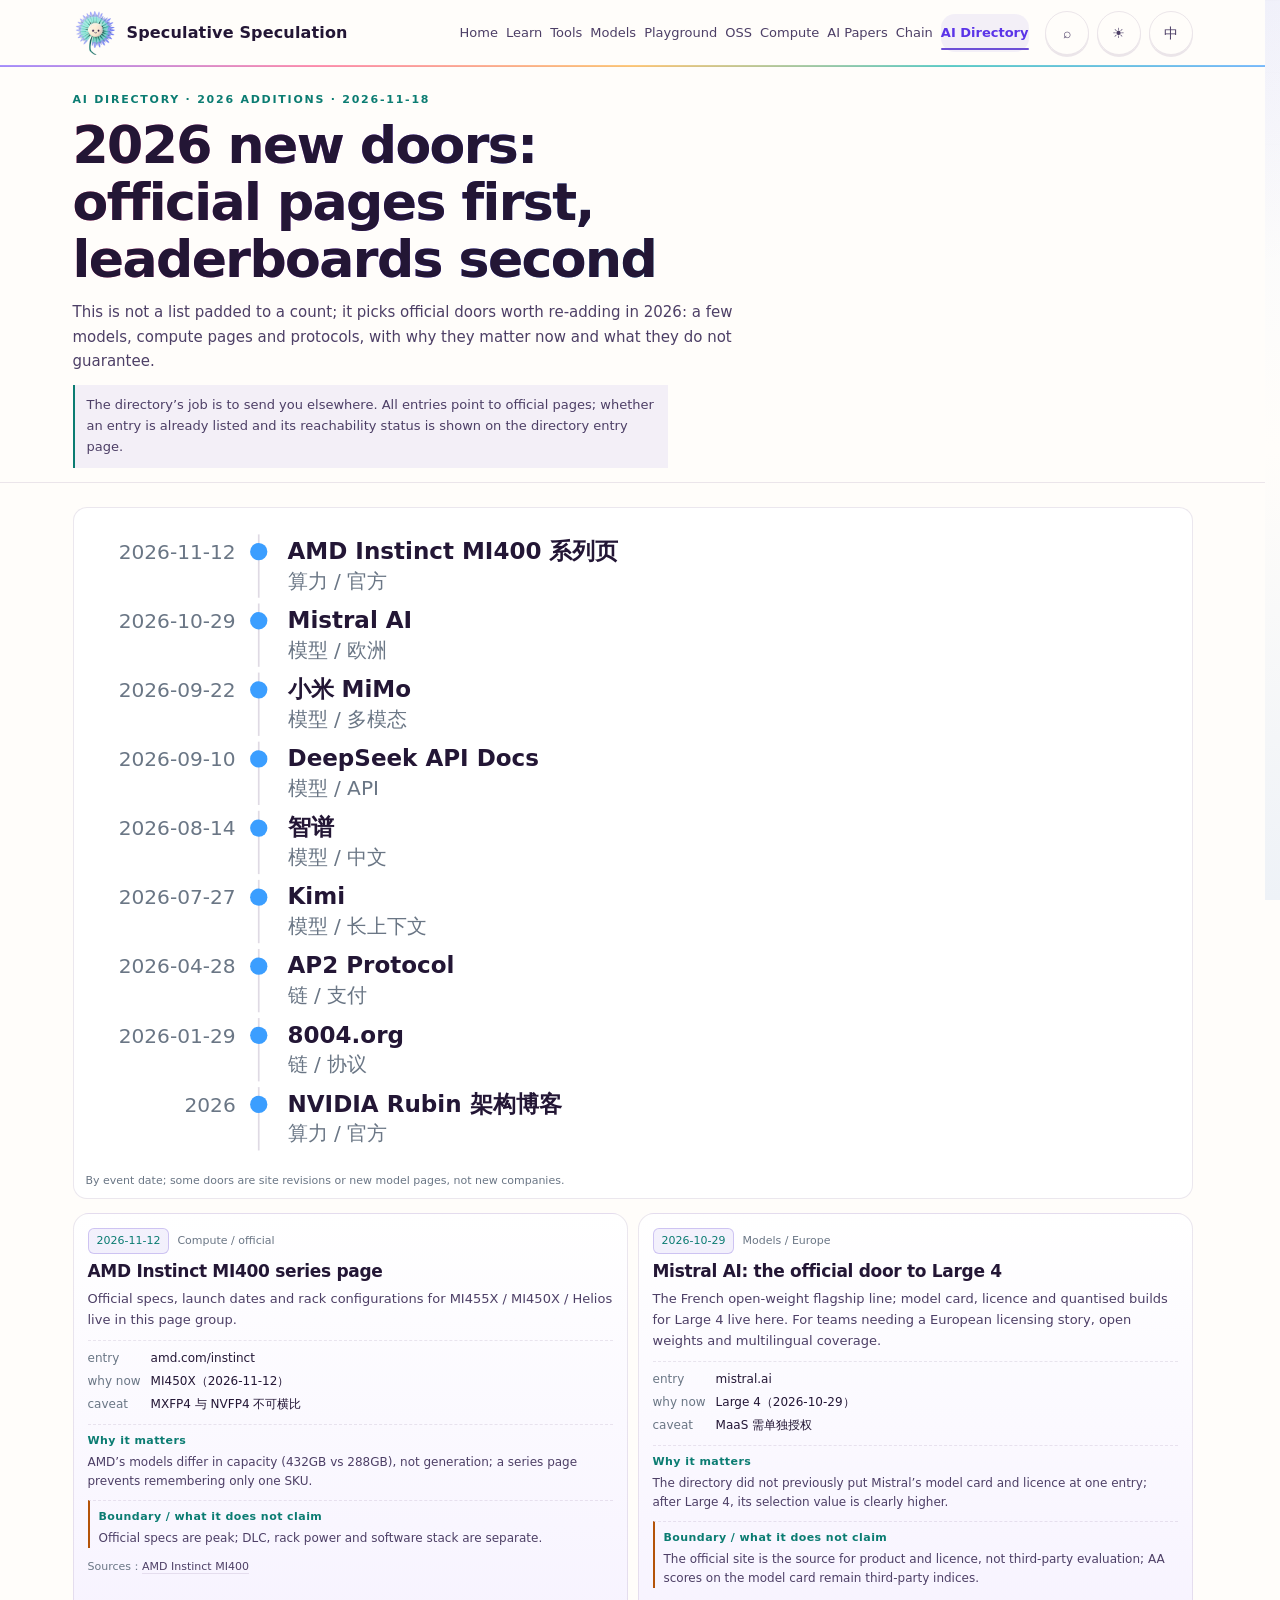
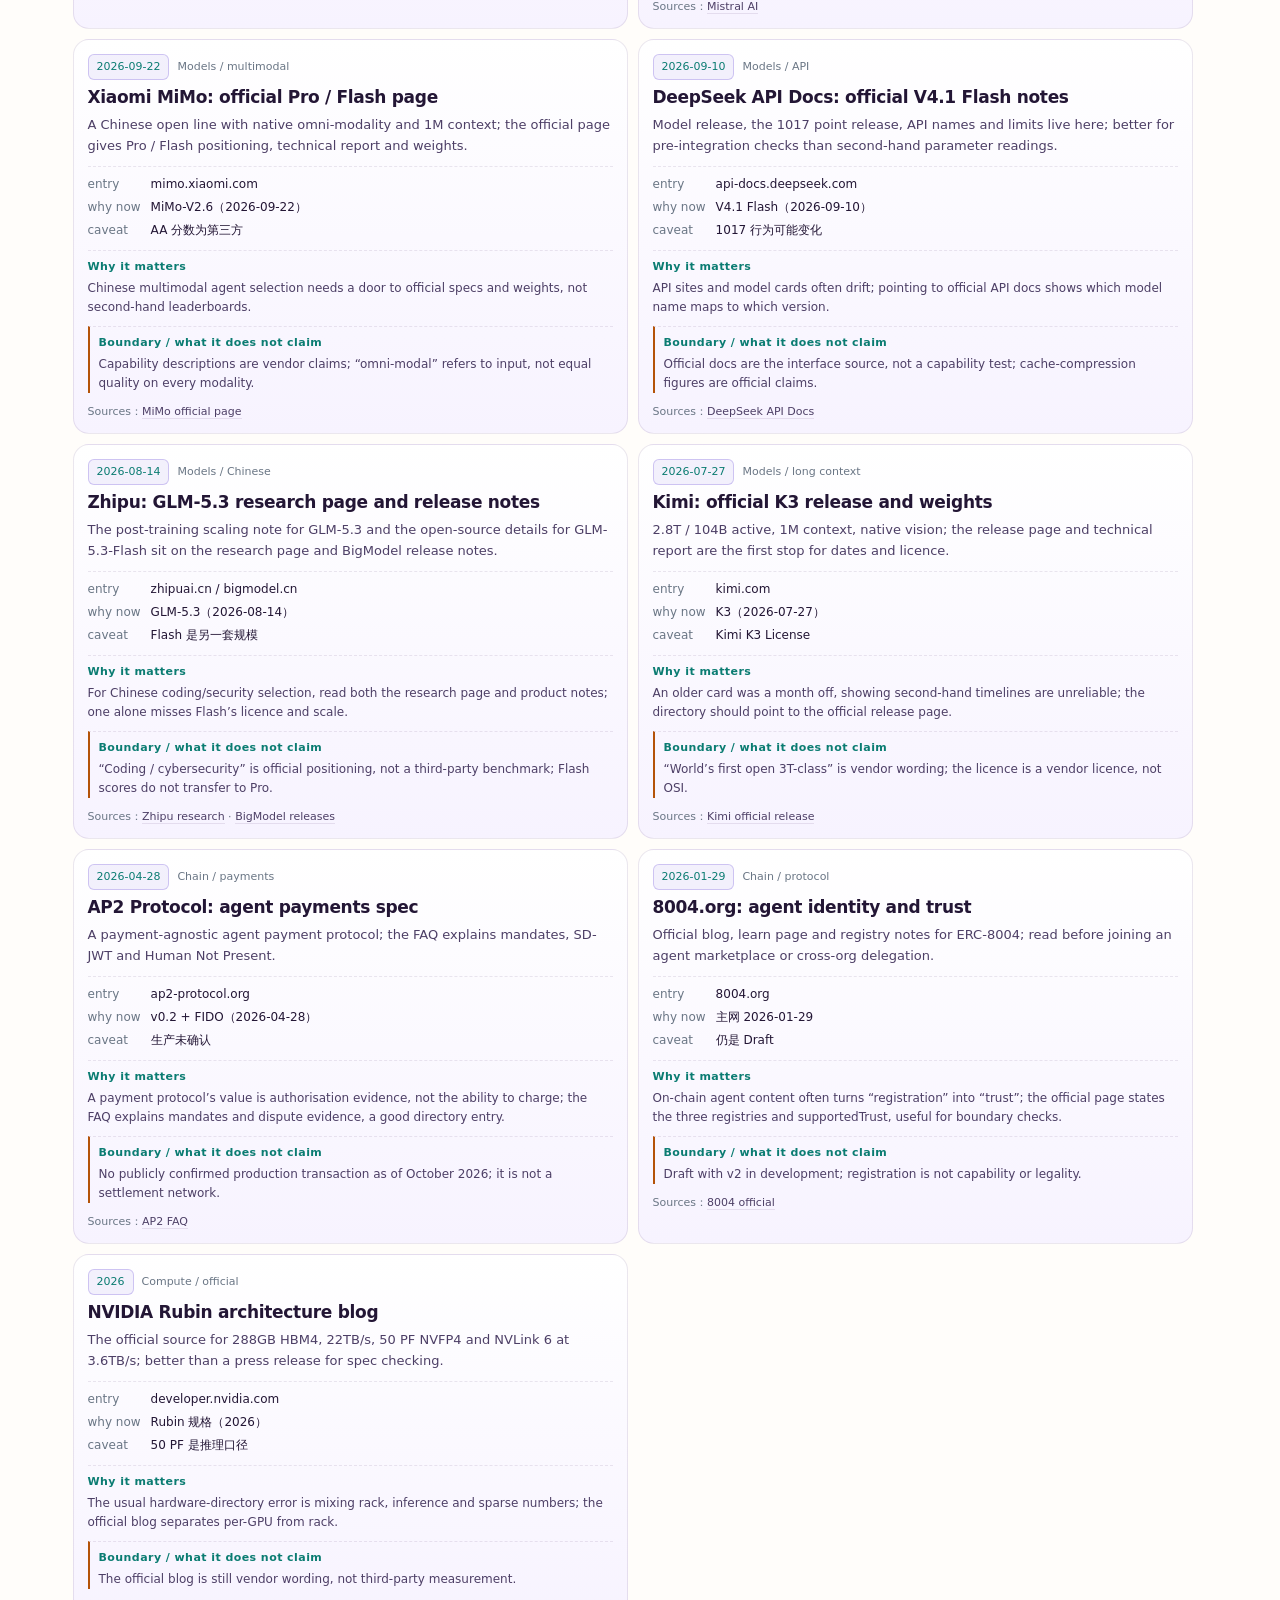
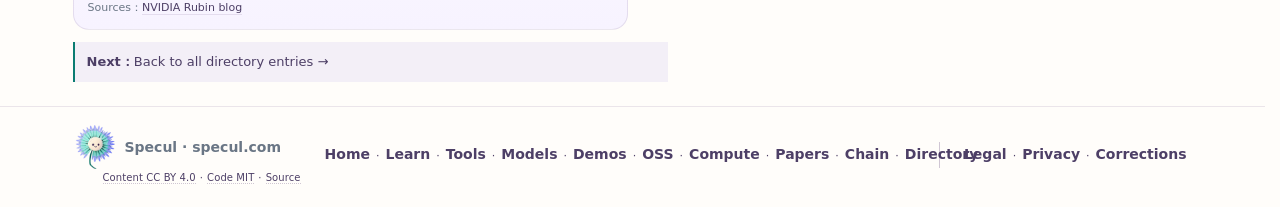
<file: site/2026.html>
<!DOCTYPE html>
<html lang="zh-CN">
<head>
  <meta charset="UTF-8" />
  <meta name="viewport" content="width=device-width, initial-scale=1.0, viewport-fit=cover" />
  <title>2026 导航增补 | AI 导航</title>
  <meta name="description" content="2026 AI 导航增补：模型、算力、协议等官方入口，以及各自的注意项；每个入口写清能解决什么、哪里容易踩坑。" />
  <link rel="canonical" href="https://nav.specul.com/2026.html" />
  <meta property="og:type" content="website" />
  <meta property="og:site_name" content="2026 导航增补 | AI 导航" />
  <meta property="og:url" content="https://nav.specul.com/2026.html" />
  <meta property="og:title" content="2026 导航增补 | AI 导航" />
  <meta property="og:description" content="2026 AI 导航增补：模型、算力、协议等官方入口，以及各自的注意项；每个入口写清能解决什么、哪里容易踩坑。" />
  <meta property="og:locale" content="zh_CN" />
  <meta property="og:locale:alternate" content="en_US" />
  <link rel="alternate" hreflang="zh-CN" href="https://nav.specul.com/2026.html" />
  <link rel="alternate" hreflang="en" href="https://nav.specul.com/2026.html?lang=en" />
  <link rel="alternate" hreflang="x-default" href="https://nav.specul.com/2026.html" />
  <meta name="theme-color" content="#16121f" />
  <link rel="icon" type="image/png" href="assets/brand/dandelion-favicon-site.png" />
  <link rel="apple-touch-icon" href="assets/brand/dandelion-apple-touch-site.png" />
  <script src="brand.js?v=37d1072be69b"></script>
  <link rel="stylesheet" href="brand.css?v=37d1072be69b" />
  <link rel="stylesheet" href="site.css" />
  <style>
.u26-hero{padding:24px 0 14px}
.u26-kicker{margin:0 0 8px;font-size:11px;letter-spacing:.16em;text-transform:uppercase;color:var(--cyan);font-weight:650}
.u26-h1{margin:0;max-width:20ch;font-size:clamp(30px,4.3vw,52px);line-height:1.1;letter-spacing:-.03em;color:var(--ink)}
.u26-lede{margin:12px 0 0;max-width:70ch;font-size:15px;line-height:1.62;color:var(--ink-mid)}
.u26-note{margin:12px 0 0;max-width:72ch;padding:10px 12px;border-left:2px solid var(--cyan);background:var(--brand-soft);font-size:13px;line-height:1.6;color:var(--ink-mid)}
.u26-chips{display:flex;flex-wrap:wrap;gap:8px;margin-top:12px}
.u26-chip{display:inline-flex;align-items:center;gap:6px;padding:6px 10px;border:1px solid var(--line);border-radius:999px;font-size:12px;color:var(--ink-mid);background:var(--bg-panel)}
.u26-chip b{color:var(--cyan);font-variant-numeric:tabular-nums}
.u26-section{padding:24px 0;border-top:1px solid var(--line)}
.u26-h2{margin:0 0 6px;font-size:clamp(22px,2.8vw,32px);line-height:1.2;color:var(--ink)}
.u26-sub{margin:0 0 12px;font-size:13px;line-height:1.6;color:var(--ink-faint);max-width:68ch}
.u26-figure{margin:0 0 14px;padding:12px 12px 8px;border:1px solid var(--line);border-radius:14px;background:var(--bg-panel)}
.u26-figure figcaption{margin-top:6px;font-size:11px;line-height:1.5;color:var(--ink-faint)}
.u26-grid{display:grid;grid-template-columns:repeat(12,minmax(0,1fr));gap:10px}
.u26-card{grid-column:span 6;min-width:0;padding:14px 14px 12px;border:1px solid var(--line);border-radius:16px;background:linear-gradient(180deg,var(--bg-panel),var(--bg-inset))}
.u26-card.wide{grid-column:span 12}
.u26-meta{display:flex;flex-wrap:wrap;align-items:center;gap:8px;margin-bottom:6px}
.u26-badge{display:inline-flex;align-items:center;padding:3px 8px;border-radius:6px;border:1px solid var(--brand-line);background:var(--brand-soft);color:var(--cyan);font-size:11px;font-variant-numeric:tabular-nums}
.u26-tag{font-size:11px;color:var(--ink-faint)}
.u26-card h2{margin:0 0 6px;font-size:17px;line-height:1.3;color:var(--ink)}
.u26-card .u26-p{margin:0;font-size:13px;line-height:1.62;color:var(--ink-mid)}
.u26-dl{display:grid;grid-template-columns:auto 1fr;gap:5px 10px;margin:10px 0 0;padding:8px 0 2px;border-top:1px dashed var(--line);font-size:12px;line-height:1.5}
.u26-dl dt{color:var(--ink-faint)}
.u26-dl dd{margin:0;color:var(--ink)}
.u26-block{margin-top:9px;padding-top:7px;border-top:1px dashed var(--line)}
.u26-block b{display:block;margin-bottom:3px;font-size:11px;letter-spacing:.04em;color:var(--cyan)}
.u26-block p{margin:0;font-size:12px;line-height:1.6;color:var(--ink-mid)}
.u26-boundary{border-left:2px solid var(--warn);padding-left:9px}
.u26-src{margin:10px 0 0;font-size:11px;line-height:1.6;color:var(--ink-faint);overflow-wrap:anywhere}
.u26-src a{color:var(--ink-mid);text-decoration:none;border-bottom:1px solid var(--line)}
.u26-brief{display:grid;gap:0;border:1px solid var(--line);border-radius:14px;overflow:hidden;background:var(--bg-panel)}
.u26-row{display:grid;grid-template-columns:82px 1fr auto;gap:10px;align-items:start;padding:10px 12px;border-bottom:1px solid var(--line)}
.u26-row:last-child{border-bottom:0}
.u26-row time{font-size:11px;color:var(--cyan);font-variant-numeric:tabular-nums;padding-top:2px}
.u26-row b{display:block;font-size:14px;line-height:1.4;color:var(--ink)}
.u26-row p{margin:3px 0 0;font-size:12px;line-height:1.55;color:var(--ink-mid)}
.u26-row a{font-size:11px;color:var(--ink-faint);text-decoration:none;white-space:nowrap}
.u26-two{display:grid;grid-template-columns:1fr 1fr;gap:10px}
.u26-two .u26-card{grid-column:auto}
.u26-quote{margin:10px 0 0;padding:9px 10px;border-left:2px solid var(--brand-line);background:var(--bg-inset);font-size:12px;line-height:1.6;color:var(--ink-mid);overflow-wrap:anywhere}
.u26-list{display:grid;gap:6px;margin:10px 0 0}
.u26-list div{display:grid;grid-template-columns:26px 1fr;gap:8px;font-size:12px;line-height:1.55;color:var(--ink-mid)}
.u26-list b{color:var(--cyan);font-variant-numeric:tabular-nums}
.u26-map{display:grid;grid-template-columns:repeat(3,minmax(0,1fr));gap:10px;margin:2px 0 14px}
.u26-lane{padding:12px;border:1px solid var(--line);border-radius:14px;background:linear-gradient(180deg,var(--bg-panel),var(--bg-inset))}
.u26-lane>b{display:block;font-size:12px;letter-spacing:.06em;color:var(--cyan)}
.u26-lane>span{display:block;margin:3px 0 9px;font-size:11px;line-height:1.5;color:var(--ink-faint)}
.u26-lane a{display:grid;grid-template-columns:48px 1fr;gap:8px;padding:6px 0;border-top:1px dashed var(--line);font-size:11px;line-height:1.5;color:var(--ink-mid)}
.u26-lane a time{color:var(--ink-faint);font-variant-numeric:tabular-nums}
.u26-lane a:hover{color:var(--ink)}
.u26-chain{display:grid;grid-template-columns:repeat(4,minmax(0,1fr));gap:8px;margin:0 0 14px;counter-reset:step}
.u26-chain div{position:relative;padding:11px 10px 10px;border:1px solid var(--line);border-radius:12px;background:var(--bg-panel)}
.u26-chain div:not(:last-child)::after{content:"→";position:absolute;right:-11px;top:50%;transform:translateY(-50%);font-size:12px;color:var(--ink-faint)}
.u26-chain b{display:block;font-size:11px;letter-spacing:.05em;color:var(--cyan)}
.u26-chain span{display:block;margin-top:4px;font-size:13px;line-height:1.4;color:var(--ink)}
.nf-grid{display:grid;grid-template-columns:minmax(0,1fr) 260px;gap:clamp(24px,5vw,56px);align-items:center}
.nf-art{opacity:.95}
.nf-art svg{display:block;width:100%;height:auto}
@media(max-width:900px){.u26-card{grid-column:span 12}.u26-two{grid-template-columns:1fr}.u26-row{grid-template-columns:70px 1fr}.u26-row a{display:none}.u26-map{grid-template-columns:1fr}.u26-chain{grid-template-columns:1fr 1fr}.u26-chain div:nth-child(2)::after{content:none}.nf-grid{grid-template-columns:1fr}.nf-art{max-width:200px;margin:8px auto 0}}
</style>
  <script type="application/ld+json">{"@context":"https://schema.org","@type":"WebPage","name":"2026 导航增补 | AI 导航","description":"2026 AI 导航增补：模型、算力、协议等官方入口，以及各自的注意项；每个入口写清能解决什么、哪里容易踩坑。","url":"https://nav.specul.com/2026.html","inLanguage":["zh-CN","en"],"isPartOf":{"@type":"WebSite","url":"https://specul.com/"}}</script>
</head>
<!-- B6（2026-10-09）：--accent 原先在这里被**内联到 body 上**（style="--accent:X"），
     同时头部又写了 :root{--accent:X} —— 两处同一份值，冗余。
     而内联样式会**赢过任何选择器**，于是主题级覆盖（html[data-theme="light"]{--accent:…}）
     完全无效：vg 的引擎名在亮色主题下一直是 1.62:1 的金色，就是因为这条内联。
     现在只保留头部那一处 —— 单一真相源，且可被主题覆盖。
     ⚠ 这段注释里**不能出现反引号**：它在模板字符串内部，反引号会提前结束模板
     （写这段时踩了第 4 次；pitfalls 里早有记录）。 -->
<body class="brand-ambient has-tabbar has-tabbar-1row">
  <a class="t-skip" href="#main"><span data-zh>跳到主要内容</span><span data-en>Skip to main content</span></a>
  <header class="site-header">
    <div class="container site-bar">
      <a class="brand" href="https://specul.com/" title="投机取巧">
        <span class="brand-dot" aria-hidden="true"></span>
        <span class="brand-text">
          <span class="brand-name" id="markName" data-zh-name="投机取巧" data-en-name="Speculative Speculation">投机取巧</span>
          <span class="brand-sub" id="markSub" data-zh-sub="Speculative Speculation" data-en-sub="">Speculative Speculation</span>
        </span>
      </a>
      <nav class="nav-links" aria-label="站点导航">
        <a href="https://specul.com/"><span data-zh>首页</span><span data-en>Home</span></a>
        <a href="https://learn.specul.com/"><span data-zh>学 AI</span><span data-en>Learn</span></a>
        <a href="https://tools.specul.com/"><span data-zh>工具</span><span data-en>Tools</span></a>
        <a href="https://models.specul.com/"><span data-zh>模型</span><span data-en>Models</span></a>
        <a href="https://demos.specul.com/"><span data-zh>作品演示</span><span data-en>Playground</span></a>
        <a href="https://oss.specul.com/"><span data-zh>开源库</span><span data-en>OSS</span></a>
        <a href="https://hardware.specul.com/"><span data-zh>硬件算力</span><span data-en>Compute</span></a>
        <a href="https://papers.specul.com/"><span data-zh>AI 论文</span><span data-en>AI Papers</span></a>
        <a href="https://chain.specul.com/"><span data-zh>链</span><span data-en>Chain</span></a>
        <a href="https://nav.specul.com/" aria-current="page"><span data-zh>AI 导航</span><span data-en>AI Directory</span></a>
      </nav>
      <!-- 2026-10-10：.nav-tools 从 nav 元素**内部**移到外面，与 .nav-links 平级。
           放里面时窄屏下它会跟着链接一起换行：链接占满整行 → 按钮被挤到第三条
           （实测顶栏 134px、按钮组孤零零一行）。移出来后它与品牌同行，
           链接独占第二行居中 —— 这才是下面注释里方案 B 想要的样子。 -->
      <span class="nav-tools">
        <a class="icon-btn" href="https://specul.com/search.html" aria-label="搜索" data-ui-aria-label-zh="搜索" data-ui-aria-label-en="Search" title="搜索全站" data-ui-title-zh="搜索全站" data-ui-title-en="Search all sites"><span aria-hidden="true">⌕</span></a>
        <button class="icon-btn" id="themeBtn" type="button" aria-label="切换明暗主题" title="切换明暗主题">☾</button>
        <button class="icon-btn" id="langBtn" type="button" aria-label="Switch language" title="Switch language">EN</button>
      </span>
      <!-- B6（2026-10-09）：窄屏（≤900px）下 .nav-links 会隐藏，这个汉堡是替代入口。
           行为在共享 brand.js 里（一处实现、十站共用），样式在共享 brand.css。
           无脚本时 CSS 不会显示它，而是把 .nav-links 在窄屏放出来 —— 不会出现
           「导航被藏进一个点了没反应的按钮」。 -->
      <button class="nav-burger" type="button" aria-label="打开菜单" aria-expanded="false" aria-controls="navDrawer">
        <i></i><i></i><i></i>
      </button>
    </div>
  </header>
  <div class="nav-scrim"></div>
  <aside class="nav-drawer" id="navDrawer" aria-hidden="true" aria-label="站点导航">
    <div class="nav-drawer-h">
      <span class="brand-name"><span data-zh>投机取巧</span><span data-en>Speculative Speculation</span></span>
      <span class="brand-sub" data-zh-sub="Speculative Speculation" data-en-sub="">Speculative Speculation</span>
      <button class="nav-dclose" type="button" aria-label="关闭">×</button>
    </div>
    <nav class="nav-drawer-list">
      <a href="https://specul.com/"><span><span data-zh>首页</span><span data-en>Home</span></span><span class="ar" aria-hidden="true">→</span></a>
      <a href="https://learn.specul.com/"><span><span data-zh>学 AI</span><span data-en>Learn</span></span><span class="ar" aria-hidden="true">→</span></a>
      <a href="https://tools.specul.com/"><span><span data-zh>工具</span><span data-en>Tools</span></span><span class="ar" aria-hidden="true">→</span></a>
      <a href="https://models.specul.com/"><span><span data-zh>模型</span><span data-en>Models</span></span><span class="ar" aria-hidden="true">→</span></a>
      <a href="https://demos.specul.com/"><span><span data-zh>作品演示</span><span data-en>Playground</span></span><span class="ar" aria-hidden="true">→</span></a>
      <a href="https://oss.specul.com/"><span><span data-zh>开源库</span><span data-en>OSS</span></span><span class="ar" aria-hidden="true">→</span></a>
      <a href="https://hardware.specul.com/" class="nav-group-start"><span><span data-zh>硬件算力</span><span data-en>Compute</span></span><span class="ar" aria-hidden="true">→</span></a>
      <a href="https://papers.specul.com/"><span><span data-zh>AI 论文</span><span data-en>AI Papers</span></span><span class="ar" aria-hidden="true">→</span></a>
      <a href="https://chain.specul.com/"><span><span data-zh>链</span><span data-en>Chain</span></span><span class="ar" aria-hidden="true">→</span></a>
      <a href="https://nav.specul.com/" aria-current="page" class="nav-group-start" data-nav-group="external"><span><span data-zh>AI 导航</span><span data-en>AI Directory</span></span><span class="ar" aria-hidden="true">↗</span></a>
    </nav>
    <div class="nav-drawer-foot">
      <p><span data-zh>内容站覆盖学、用、选、跑；AI 导航是站外的 AI 网站目录，点出去看。</span><span data-en>Content sites cover learn, use, choose and run; AI Directory is a catalogue of off-site AI sites.</span></p>
      <nav><a href="https://specul.com/legal.html"><span data-zh>法律条款</span><span data-en>Legal terms</span></a></nav>
    </div>
  </aside>
  <main id="main">

      <section class="u26-hero"><div class="container">
    <p class="u26-kicker"><span data-zh>AI 导航 · 2026 增补 · 2026-11-18</span><span data-en>AI directory · 2026 additions · 2026-11-18</span></p>
    <h1 class="u26-h1"><span data-zh>2026 新入口：先看官方页，再看榜单</span><span data-en>2026 new doors: official pages first, leaderboards second</span></h1>
    <p class="u26-lede"><span data-zh>这一页不是按数量堆出来的清单，而是挑出 2026 年值得重新放进入口的官方页：模型、算力、协议各选几条，说明为什么现在值得点进去、以及它不保证什么。</span><span data-en>This is not a list padded to a count; it picks official doors worth re-adding in 2026: a few models, compute pages and protocols, with why they matter now and what they do not guarantee.</span></p>
    <p class="u26-note"><span data-zh>导航站的价值是「帮你离开本站」。下列入口均指向官方页面；是否已收录、可达性状态，以导航站条目页为准。</span><span data-en>The directory’s job is to send you elsewhere. All entries point to official pages; whether an entry is already listed and its reachability status is shown on the directory entry page.</span></p>
    
  </div></section>
      <section class="u26-section"><div class="container">
        <figure class="u26-figure"><svg class="vz-svg" viewBox="0 0 760 450" role="img" aria-label="时间线" data-ui-aria-label-zh="时间线" data-ui-aria-label-en="Timeline" xmlns="http://www.w3.org/2000/svg">
      <text x="104" y="27" class="vz-t-dim" text-anchor="end">2026-11-12</text>
      <line x1="120" y1="10" x2="120" y2="54" class="vz-axis"/>
      <circle cx="120" cy="22" r="6" style="fill:var(--cat-blue)"/>
      <text x="140" y="27" class="vz-t-strong">AMD Instinct MI400 系列页</text>
      <text x="140" y="47" class="vz-t-dim">算力 / 官方</text>
      <text x="104" y="75" class="vz-t-dim" text-anchor="end">2026-10-29</text>
      <line x1="120" y1="58" x2="120" y2="102" class="vz-axis"/>
      <circle cx="120" cy="70" r="6" style="fill:var(--cat-blue)"/>
      <text x="140" y="75" class="vz-t-strong">Mistral AI</text>
      <text x="140" y="95" class="vz-t-dim">模型 / 欧洲</text>
      <text x="104" y="123" class="vz-t-dim" text-anchor="end">2026-09-22</text>
      <line x1="120" y1="106" x2="120" y2="150" class="vz-axis"/>
      <circle cx="120" cy="118" r="6" style="fill:var(--cat-blue)"/>
      <text x="140" y="123" class="vz-t-strong">小米 MiMo</text>
      <text x="140" y="143" class="vz-t-dim">模型 / 多模态</text>
      <text x="104" y="171" class="vz-t-dim" text-anchor="end">2026-09-10</text>
      <line x1="120" y1="154" x2="120" y2="198" class="vz-axis"/>
      <circle cx="120" cy="166" r="6" style="fill:var(--cat-blue)"/>
      <text x="140" y="171" class="vz-t-strong">DeepSeek API Docs</text>
      <text x="140" y="191" class="vz-t-dim">模型 / API</text>
      <text x="104" y="219" class="vz-t-dim" text-anchor="end">2026-08-14</text>
      <line x1="120" y1="202" x2="120" y2="246" class="vz-axis"/>
      <circle cx="120" cy="214" r="6" style="fill:var(--cat-blue)"/>
      <text x="140" y="219" class="vz-t-strong">智谱</text>
      <text x="140" y="239" class="vz-t-dim">模型 / 中文</text>
      <text x="104" y="267" class="vz-t-dim" text-anchor="end">2026-07-27</text>
      <line x1="120" y1="250" x2="120" y2="294" class="vz-axis"/>
      <circle cx="120" cy="262" r="6" style="fill:var(--cat-blue)"/>
      <text x="140" y="267" class="vz-t-strong">Kimi</text>
      <text x="140" y="287" class="vz-t-dim">模型 / 长上下文</text>
      <text x="104" y="315" class="vz-t-dim" text-anchor="end">2026-04-28</text>
      <line x1="120" y1="298" x2="120" y2="342" class="vz-axis"/>
      <circle cx="120" cy="310" r="6" style="fill:var(--cat-blue)"/>
      <text x="140" y="315" class="vz-t-strong">AP2 Protocol</text>
      <text x="140" y="335" class="vz-t-dim">链 / 支付</text>
      <text x="104" y="363" class="vz-t-dim" text-anchor="end">2026-01-29</text>
      <line x1="120" y1="346" x2="120" y2="390" class="vz-axis"/>
      <circle cx="120" cy="358" r="6" style="fill:var(--cat-blue)"/>
      <text x="140" y="363" class="vz-t-strong">8004.org</text>
      <text x="140" y="383" class="vz-t-dim">链 / 协议</text>
      <text x="104" y="411" class="vz-t-dim" text-anchor="end">2026</text>
      <line x1="120" y1="394" x2="120" y2="438" class="vz-axis"/>
      <circle cx="120" cy="406" r="6" style="fill:var(--cat-blue)"/>
      <text x="140" y="411" class="vz-t-strong">NVIDIA Rubin 架构博客</text>
      <text x="140" y="431" class="vz-t-dim">算力 / 官方</text></svg><figcaption><span data-zh>按事件日期；部分入口是官网改版 / 新模型页，不是新公司。</span><span data-en>By event date; some doors are site revisions or new model pages, not new companies.</span></figcaption></figure>
        <div class="u26-grid"><article class="u26-card" id="amd-instinct">
    <div class="u26-meta"><span class="u26-badge">2026-11-12</span><span class="u26-tag"><span data-zh>算力 / 官方</span><span data-en>Compute / official</span></span></div>
    <h2><span data-zh>AMD Instinct MI400 系列页</span><span data-en>AMD Instinct MI400 series page</span></h2>
    <p class="u26-p"><span data-zh>MI455X / MI450X / Helios 的官方规格、上市日期与机架配置都在这一组页面里。</span><span data-en>Official specs, launch dates and rack configurations for MI455X / MI450X / Helios live in this page group.</span></p>
    <dl class="u26-dl"><dt><span data-zh>入口</span><span data-en>entry</span></dt><dd>amd.com/instinct</dd><dt><span data-zh>为什么现在</span><span data-en>why now</span></dt><dd>MI450X（2026-11-12）</dd><dt><span data-zh>注意</span><span data-en>caveat</span></dt><dd>MXFP4 与 NVFP4 不可横比</dd></dl>
    <div class="u26-block"><b><span data-zh>为什么值得看</span><span data-en>Why it matters</span></b><p><span data-zh>AMD 的型号差在容量（432GB vs 288GB）而不是代际；导航直接给系列页，能避免只记住一个型号。</span><span data-en>AMD’s models differ in capacity (432GB vs 288GB), not generation; a series page prevents remembering only one SKU.</span></p></div>
    
    <div class="u26-block u26-boundary"><b><span data-zh>边界 / 它没主张什么</span><span data-en>Boundary / what it does not claim</span></b><p><span data-zh>官方规格是峰值；DLC、机架功耗与软件栈要另算。</span><span data-en>Official specs are peak; DLC, rack power and software stack are separate.</span></p></div>
    <p class="u26-src"><span data-zh>来源</span><span data-en>Sources</span>：<a href="https://www.amd.com/en/products/accelerators/instinct/mi400.html" target="_blank" rel="noopener"><span data-zh>AMD Instinct MI400</span><span data-en>AMD Instinct MI400</span></a></p>
  </article><article class="u26-card" id="mistral">
    <div class="u26-meta"><span class="u26-badge">2026-10-29</span><span class="u26-tag"><span data-zh>模型 / 欧洲</span><span data-en>Models / Europe</span></span></div>
    <h2><span data-zh>Mistral AI：Large 4 的官方入口</span><span data-en>Mistral AI: the official door to Large 4</span></h2>
    <p class="u26-p"><span data-zh>法国开放权重旗舰线；Large 4 的模型卡、许可与量化档都在这里。适合需要欧洲许可叙事、开放权重与多语言的团队。</span><span data-en>The French open-weight flagship line; model card, licence and quantised builds for Large 4 live here. For teams needing a European licensing story, open weights and multilingual coverage.</span></p>
    <dl class="u26-dl"><dt><span data-zh>入口</span><span data-en>entry</span></dt><dd>mistral.ai</dd><dt><span data-zh>为什么现在</span><span data-en>why now</span></dt><dd>Large 4（2026-10-29）</dd><dt><span data-zh>注意</span><span data-en>caveat</span></dt><dd>MaaS 需单独授权</dd></dl>
    <div class="u26-block"><b><span data-zh>为什么值得看</span><span data-en>Why it matters</span></b><p><span data-zh>导航站此前没有把 Mistral 的「模型卡」与「许可」放在同一个入口；Large 4 之后，这个入口的选型价值明显上升。</span><span data-en>The directory did not previously put Mistral’s model card and licence at one entry; after Large 4, its selection value is clearly higher.</span></p></div>
    
    <div class="u26-block u26-boundary"><b><span data-zh>边界 / 它没主张什么</span><span data-en>Boundary / what it does not claim</span></b><p><span data-zh>官网是产品与许可的真相源，不是第三方评测；模型卡上的 AA 分数仍是第三方指数。</span><span data-en>The official site is the source for product and licence, not third-party evaluation; AA scores on the model card remain third-party indices.</span></p></div>
    <p class="u26-src"><span data-zh>来源</span><span data-en>Sources</span>：<a href="https://mistral.ai/" target="_blank" rel="noopener"><span data-zh>Mistral AI</span><span data-en>Mistral AI</span></a></p>
  </article><article class="u26-card" id="mimo">
    <div class="u26-meta"><span class="u26-badge">2026-09-22</span><span class="u26-tag"><span data-zh>模型 / 多模态</span><span data-en>Models / multimodal</span></span></div>
    <h2><span data-zh>小米 MiMo：Pro / Flash 的官方页</span><span data-en>Xiaomi MiMo: official Pro / Flash page</span></h2>
    <p class="u26-p"><span data-zh>原生全模态与 1M 上下文的中文开源线；官方页给出 Pro / Flash 的定位、技术报告与权重入口。</span><span data-en>A Chinese open line with native omni-modality and 1M context; the official page gives Pro / Flash positioning, technical report and weights.</span></p>
    <dl class="u26-dl"><dt><span data-zh>入口</span><span data-en>entry</span></dt><dd>mimo.xiaomi.com</dd><dt><span data-zh>为什么现在</span><span data-en>why now</span></dt><dd>MiMo-V2.6（2026-09-22）</dd><dt><span data-zh>注意</span><span data-en>caveat</span></dt><dd>AA 分数为第三方</dd></dl>
    <div class="u26-block"><b><span data-zh>为什么值得看</span><span data-en>Why it matters</span></b><p><span data-zh>中文多模态 Agent 的选型需要一个能直达官方规格与权重的入口，而不是二手榜单。</span><span data-en>Chinese multimodal agent selection needs a door to official specs and weights, not second-hand leaderboards.</span></p></div>
    
    <div class="u26-block u26-boundary"><b><span data-zh>边界 / 它没主张什么</span><span data-en>Boundary / what it does not claim</span></b><p><span data-zh>官方页的能力描述是厂商口径；「全模态」指输入，不代表每种模态同等质量。</span><span data-en>Capability descriptions are vendor claims; “omni-modal” refers to input, not equal quality on every modality.</span></p></div>
    <p class="u26-src"><span data-zh>来源</span><span data-en>Sources</span>：<a href="https://mimo.xiaomi.com/mimo-v2-6" target="_blank" rel="noopener"><span data-zh>MiMo 官方页</span><span data-en>MiMo official page</span></a></p>
  </article><article class="u26-card" id="deepseek-api">
    <div class="u26-meta"><span class="u26-badge">2026-09-10</span><span class="u26-tag"><span data-zh>模型 / API</span><span data-en>Models / API</span></span></div>
    <h2><span data-zh>DeepSeek API Docs：V4.1 Flash 的官方说明</span><span data-en>DeepSeek API Docs: official V4.1 Flash notes</span></h2>
    <p class="u26-p"><span data-zh>模型发布、1017 小版本、API 名称与限流都在这里；比二手「参数解读」更适合做接入前核对。</span><span data-en>Model release, the 1017 point release, API names and limits live here; better for pre-integration checks than second-hand parameter readings.</span></p>
    <dl class="u26-dl"><dt><span data-zh>入口</span><span data-en>entry</span></dt><dd>api-docs.deepseek.com</dd><dt><span data-zh>为什么现在</span><span data-en>why now</span></dt><dd>V4.1 Flash（2026-09-10）</dd><dt><span data-zh>注意</span><span data-en>caveat</span></dt><dd>1017 行为可能变化</dd></dl>
    <div class="u26-block"><b><span data-zh>为什么值得看</span><span data-en>Why it matters</span></b><p><span data-zh>API 站点的版本与模型卡经常不同步；导航指向官方 API 文档，能直接看到「哪个模型名对应哪个版本」。</span><span data-en>API sites and model cards often drift; pointing to official API docs shows which model name maps to which version.</span></p></div>
    
    <div class="u26-block u26-boundary"><b><span data-zh>边界 / 它没主张什么</span><span data-en>Boundary / what it does not claim</span></b><p><span data-zh>官方文档是接口真相源，不是能力实测；缓存压缩数字是官方口径。</span><span data-en>Official docs are the interface source, not a capability test; cache-compression figures are official claims.</span></p></div>
    <p class="u26-src"><span data-zh>来源</span><span data-en>Sources</span>：<a href="https://api-docs.deepseek.com/zh-cn/" target="_blank" rel="noopener"><span data-zh>DeepSeek API Docs</span><span data-en>DeepSeek API Docs</span></a></p>
  </article><article class="u26-card" id="zhipu">
    <div class="u26-meta"><span class="u26-badge">2026-08-14</span><span class="u26-tag"><span data-zh>模型 / 中文</span><span data-en>Models / Chinese</span></span></div>
    <h2><span data-zh>智谱：GLM-5.3 的研究页与更新日志</span><span data-en>Zhipu: GLM-5.3 research page and release notes</span></h2>
    <p class="u26-p"><span data-zh>GLM-5.3 的后训练 Scaling 说明、GLM-5.3-Flash 的开源信息，分别在研究页与 BigModel 更新日志。</span><span data-en>The post-training scaling note for GLM-5.3 and the open-source details for GLM-5.3-Flash sit on the research page and BigModel release notes.</span></p>
    <dl class="u26-dl"><dt><span data-zh>入口</span><span data-en>entry</span></dt><dd>zhipuai.cn / bigmodel.cn</dd><dt><span data-zh>为什么现在</span><span data-en>why now</span></dt><dd>GLM-5.3（2026-08-14）</dd><dt><span data-zh>注意</span><span data-en>caveat</span></dt><dd>Flash 是另一套规模</dd></dl>
    <div class="u26-block"><b><span data-zh>为什么值得看</span><span data-en>Why it matters</span></b><p><span data-zh>中文编程/安全场景的选型，需要同时看研究页与产品更新日志；只看一个会漏掉 Flash 的许可与规模。</span><span data-en>For Chinese coding/security selection, read both the research page and product notes; one alone misses Flash’s licence and scale.</span></p></div>
    
    <div class="u26-block u26-boundary"><b><span data-zh>边界 / 它没主张什么</span><span data-en>Boundary / what it does not claim</span></b><p><span data-zh>「编程 / 网络安全」是官方定位，不是第三方基准；Flash 分数不能套到 Pro。</span><span data-en>“Coding / cybersecurity” is official positioning, not a third-party benchmark; Flash scores do not transfer to Pro.</span></p></div>
    <p class="u26-src"><span data-zh>来源</span><span data-en>Sources</span>：<a href="https://www.zhipuai.cn/zh/research/162" target="_blank" rel="noopener"><span data-zh>智谱研究页</span><span data-en>Zhipu research</span></a> · <a href="https://docs.bigmodel.cn/cn/update/new-releases" target="_blank" rel="noopener"><span data-zh>BigModel 更新</span><span data-en>BigModel releases</span></a></p>
  </article><article class="u26-card" id="kimi">
    <div class="u26-meta"><span class="u26-badge">2026-07-27</span><span class="u26-tag"><span data-zh>模型 / 长上下文</span><span data-en>Models / long context</span></span></div>
    <h2><span data-zh>Kimi：K3 的官方发布与权重</span><span data-en>Kimi: official K3 release and weights</span></h2>
    <p class="u26-p"><span data-zh>2.8T / 104B 激活、1M 上下文、原生视觉；官方发布页与技术报告是核对日期与许可的第一入口。</span><span data-en>2.8T / 104B active, 1M context, native vision; the release page and technical report are the first stop for dates and licence.</span></p>
    <dl class="u26-dl"><dt><span data-zh>入口</span><span data-en>entry</span></dt><dd>kimi.com</dd><dt><span data-zh>为什么现在</span><span data-en>why now</span></dt><dd>K3（2026-07-27）</dd><dt><span data-zh>注意</span><span data-en>caveat</span></dt><dd>Kimi K3 License</dd></dl>
    <div class="u26-block"><b><span data-zh>为什么值得看</span><span data-en>Why it matters</span></b><p><span data-zh>本站旧卡日期错一个月，说明二手时间线不可靠；导航应直接指向官方发布页。</span><span data-en>An older card was a month off, showing second-hand timelines are unreliable; the directory should point to the official release page.</span></p></div>
    
    <div class="u26-block u26-boundary"><b><span data-zh>边界 / 它没主张什么</span><span data-en>Boundary / what it does not claim</span></b><p><span data-zh>「world’s first open 3T-class」是厂商自评；许可是厂商许可，不是 OSI。</span><span data-en>“World’s first open 3T-class” is vendor wording; the licence is a vendor licence, not OSI.</span></p></div>
    <p class="u26-src"><span data-zh>来源</span><span data-en>Sources</span>：<a href="https://www.kimi.com/news/kimi-k3-open-source" target="_blank" rel="noopener"><span data-zh>Kimi 官方发布</span><span data-en>Kimi official release</span></a></p>
  </article><article class="u26-card" id="ap2">
    <div class="u26-meta"><span class="u26-badge">2026-04-28</span><span class="u26-tag"><span data-zh>链 / 支付</span><span data-en>Chain / payments</span></span></div>
    <h2><span data-zh>AP2 Protocol：Agent 支付规范</span><span data-en>AP2 Protocol: agent payments spec</span></h2>
    <p class="u26-p"><span data-zh>payment-agnostic 的 Agent 支付协议；FAQ 解释 mandate、SD-JWT 与 Human Not Present。</span><span data-en>A payment-agnostic agent payment protocol; the FAQ explains mandates, SD-JWT and Human Not Present.</span></p>
    <dl class="u26-dl"><dt><span data-zh>入口</span><span data-en>entry</span></dt><dd>ap2-protocol.org</dd><dt><span data-zh>为什么现在</span><span data-en>why now</span></dt><dd>v0.2 + FIDO（2026-04-28）</dd><dt><span data-zh>注意</span><span data-en>caveat</span></dt><dd>生产未确认</dd></dl>
    <div class="u26-block"><b><span data-zh>为什么值得看</span><span data-en>Why it matters</span></b><p><span data-zh>支付协议的说服力在「授权证据」而不是「能扣款」；FAQ 把 mandate 与争议证据讲清楚，适合作为导航入口。</span><span data-en>A payment protocol’s value is authorisation evidence, not the ability to charge; the FAQ explains mandates and dispute evidence, a good directory entry.</span></p></div>
    
    <div class="u26-block u26-boundary"><b><span data-zh>边界 / 它没主张什么</span><span data-en>Boundary / what it does not claim</span></b><p><span data-zh>截至 2026-10 没有公开确认的生产交易；不是结算网络。</span><span data-en>No publicly confirmed production transaction as of October 2026; it is not a settlement network.</span></p></div>
    <p class="u26-src"><span data-zh>来源</span><span data-en>Sources</span>：<a href="https://ap2-protocol.org/faq/" target="_blank" rel="noopener"><span data-zh>AP2 FAQ</span><span data-en>AP2 FAQ</span></a></p>
  </article><article class="u26-card" id="8004">
    <div class="u26-meta"><span class="u26-badge">2026-01-29</span><span class="u26-tag"><span data-zh>链 / 协议</span><span data-en>Chain / protocol</span></span></div>
    <h2><span data-zh>8004.org：Agent 身份与信任</span><span data-en>8004.org: agent identity and trust</span></h2>
    <p class="u26-p"><span data-zh>ERC-8004 的官方博客、学习页与注册表说明；适合在接入 Agent 市场或跨组织委派前读一遍。</span><span data-en>Official blog, learn page and registry notes for ERC-8004; read before joining an agent marketplace or cross-org delegation.</span></p>
    <dl class="u26-dl"><dt><span data-zh>入口</span><span data-en>entry</span></dt><dd>8004.org</dd><dt><span data-zh>为什么现在</span><span data-en>why now</span></dt><dd>主网 2026-01-29</dd><dt><span data-zh>注意</span><span data-en>caveat</span></dt><dd>仍是 Draft</dd></dl>
    <div class="u26-block"><b><span data-zh>为什么值得看</span><span data-en>Why it matters</span></b><p><span data-zh>链上 Agent 的内容最容易把「注册」写成「可信」；官方页自己写了三套注册表与 supportedTrust，适合做边界核对。</span><span data-en>On-chain agent content often turns “registration” into “trust”; the official page states the three registries and supportedTrust, useful for boundary checks.</span></p></div>
    
    <div class="u26-block u26-boundary"><b><span data-zh>边界 / 它没主张什么</span><span data-en>Boundary / what it does not claim</span></b><p><span data-zh>Draft + v2 开发中；注册不等于能力或合法性。</span><span data-en>Draft with v2 in development; registration is not capability or legality.</span></p></div>
    <p class="u26-src"><span data-zh>来源</span><span data-en>Sources</span>：<a href="https://www.8004.org/" target="_blank" rel="noopener"><span data-zh>8004 官方</span><span data-en>8004 official</span></a></p>
  </article><article class="u26-card" id="nvidia-rubin">
    <div class="u26-meta"><span class="u26-badge">2026</span><span class="u26-tag"><span data-zh>算力 / 官方</span><span data-en>Compute / official</span></span></div>
    <h2><span data-zh>NVIDIA Rubin 架构博客</span><span data-en>NVIDIA Rubin architecture blog</span></h2>
    <p class="u26-p"><span data-zh>单卡 288GB HBM4、22TB/s、50 PF NVFP4、NVLink 6 3.6TB/s 的官方出处；比新闻稿更适合核对规格。</span><span data-en>The official source for 288GB HBM4, 22TB/s, 50 PF NVFP4 and NVLink 6 at 3.6TB/s; better than a press release for spec checking.</span></p>
    <dl class="u26-dl"><dt><span data-zh>入口</span><span data-en>entry</span></dt><dd>developer.nvidia.com</dd><dt><span data-zh>为什么现在</span><span data-en>why now</span></dt><dd>Rubin 规格（2026）</dd><dt><span data-zh>注意</span><span data-en>caveat</span></dt><dd>50 PF 是推理口径</dd></dl>
    <div class="u26-block"><b><span data-zh>为什么值得看</span><span data-en>Why it matters</span></b><p><span data-zh>硬件导航最容易犯的错是把「整机 / 推理 / 稀疏」数字混在一起；官方博客把单卡与机架分开写。</span><span data-en>The usual hardware-directory error is mixing rack, inference and sparse numbers; the official blog separates per-GPU from rack.</span></p></div>
    
    <div class="u26-block u26-boundary"><b><span data-zh>边界 / 它没主张什么</span><span data-en>Boundary / what it does not claim</span></b><p><span data-zh>官方博客仍是厂商口径；不是第三方实测。</span><span data-en>The official blog is still vendor wording, not third-party measurement.</span></p></div>
    <p class="u26-src"><span data-zh>来源</span><span data-en>Sources</span>：<a href="https://developer.nvidia.com/blog/inside-nvidia-rubin-gpu-architecture-powering-the-era-of-agentic-ai" target="_blank" rel="noopener"><span data-zh>NVIDIA Rubin 博客</span><span data-en>NVIDIA Rubin blog</span></a></p>
  </article></div>
        <p class="u26-note"><b><span data-zh>下一步</span><span data-en>Next</span>：</b><a href="https://nav.specul.com/"><span data-zh>回到导航站看全部条目</span><span data-en>Back to all directory entries</span> →</a></p>
      </div></section>
    
  </main>
  <footer class="site-footer foot-single">
    <div class="container foot-line">
      <div class="foot-brand">
        <span class="foot-brand-main">
          <span class="brand-dot" aria-hidden="true"></span>
          <span class="foot-copy"><span data-zh>投机取巧 · specul.com</span><span data-en>Specul · specul.com</span></span>
        </span>
        <span class="foot-license"><a href="https://specul.com/LICENSE-CONTENT.txt"><span data-zh>内容 CC BY 4.0</span><span data-en>Content CC BY 4.0</span></a><span class="sep" aria-hidden="true">·</span><a href="https://specul.com/LICENSE.txt"><span data-zh>代码 MIT</span><span data-en>Code MIT</span></a><span class="sep" aria-hidden="true">·</span><a class="foot-source" href="https://github.com/speculcom/ai-sites-directory" target="_blank" rel="noopener"><span data-zh>源码</span><span data-en>Source</span></a></span>
      </div>
      <nav class="foot-sites" aria-label="Footer site links">
        <a class="site-link" href="https://specul.com/"><span data-zh>首页</span><span data-en>Home</span></a><span class="sep site-sep" aria-hidden="true">·</span>
        <a class="site-link" href="https://learn.specul.com/"><span data-zh>学 AI</span><span data-en>Learn</span></a><span class="sep site-sep" aria-hidden="true">·</span>
        <a class="site-link" href="https://tools.specul.com/"><span data-zh>工具</span><span data-en>Tools</span></a><span class="sep site-sep" aria-hidden="true">·</span>
        <a class="site-link" href="https://models.specul.com/"><span data-zh>模型</span><span data-en>Models</span></a><span class="sep site-sep" aria-hidden="true">·</span>
        <a class="site-link" href="https://demos.specul.com/"><span data-zh>演示</span><span data-en>Demos</span></a><span class="sep site-sep" aria-hidden="true">·</span>
        <a class="site-link" href="https://oss.specul.com/"><span data-zh>开源</span><span data-en>OSS</span></a><span class="sep site-sep" aria-hidden="true">·</span>
        <a class="site-link" href="https://hardware.specul.com/"><span data-zh>算力</span><span data-en>Compute</span></a><span class="sep site-sep" aria-hidden="true">·</span>
        <a class="site-link" href="https://papers.specul.com/"><span data-zh>论文</span><span data-en>Papers</span></a><span class="sep site-sep" aria-hidden="true">·</span>
        <a class="site-link" href="https://chain.specul.com/"><span data-zh>链</span><span data-en>Chain</span></a><span class="sep site-sep" aria-hidden="true">·</span>
        <a class="site-link" href="https://nav.specul.com/"><span data-zh>导航</span><span data-en>Directory</span></a>
      </nav>
      <nav class="foot-legal" aria-label="Legal and corrections">
        <a href="https://specul.com/legal.html"><span data-zh>法律</span><span data-en>Legal</span></a><span class="sep" aria-hidden="true">·</span>
        <a href="https://specul.com/legal.html#s8"><span data-zh>隐私</span><span data-en>Privacy</span></a><span class="sep" aria-hidden="true">·</span>
        <a href="https://specul.com/correct.html"><span data-zh>纠错</span><span data-en>Corrections</span></a>
      </nav>
    </div>
  </footer>
<nav class="nav-tabbar nav-tabbar-1row" aria-label="快捷导航">
    <a href="https://specul.com/"><span class="ti" aria-hidden="true">◎</span><span data-zh>首页</span><span data-en>Home</span></a>
    <a href="https://learn.specul.com/"><span class="ti" aria-hidden="true">▤</span><span data-zh>学AI</span><span data-en>Learn</span></a>
    <a href="https://tools.specul.com/"><span class="ti" aria-hidden="true">◈</span><span data-zh>工具</span><span data-en>Tools</span></a>
    <a href="https://models.specul.com/"><span class="ti" aria-hidden="true">▦</span><span data-zh>模型</span><span data-en>Models</span></a>
    <a href="https://demos.specul.com/"><span class="ti" aria-hidden="true">▷</span><span data-zh>演示</span><span data-en>Demos</span></a>
    <a href="https://oss.specul.com/"><span class="ti" aria-hidden="true">▧</span><span data-zh>开源</span><span data-en>OSS</span></a>
    <a href="https://hardware.specul.com/"><span class="ti" aria-hidden="true">▣</span><span data-zh>算力</span><span data-en>Chips</span></a>
    <a href="https://papers.specul.com/"><span class="ti" aria-hidden="true">▥</span><span data-zh>论文</span><span data-en>Papers</span></a>
    <a href="https://chain.specul.com/"><span class="ti" aria-hidden="true">◇</span><span data-zh>链</span><span data-en>Chain</span></a>
    <a href="https://nav.specul.com/" aria-current="page" data-nav-group="external"><span class="ti" aria-hidden="true">↗</span><span data-zh>导航</span><span data-en>Nav</span></a>
</nav>
</body>
</html>
</file>
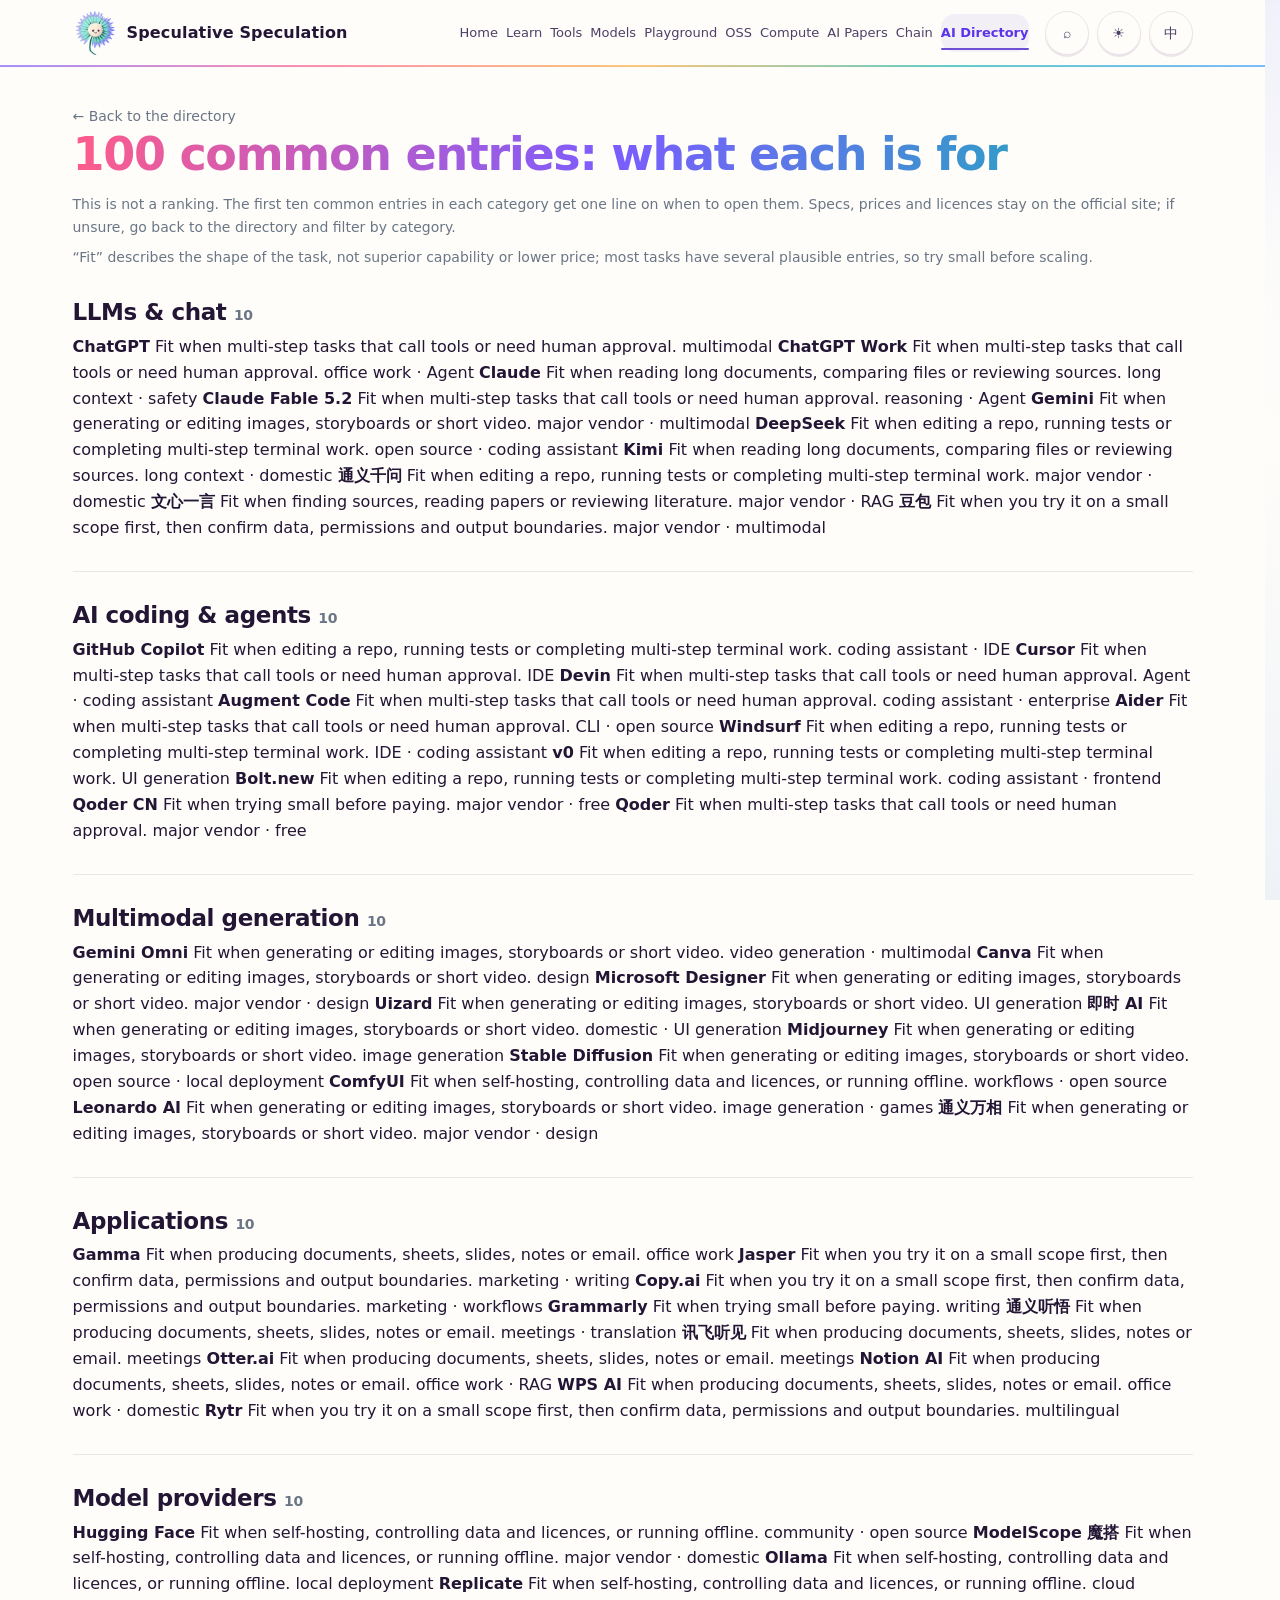
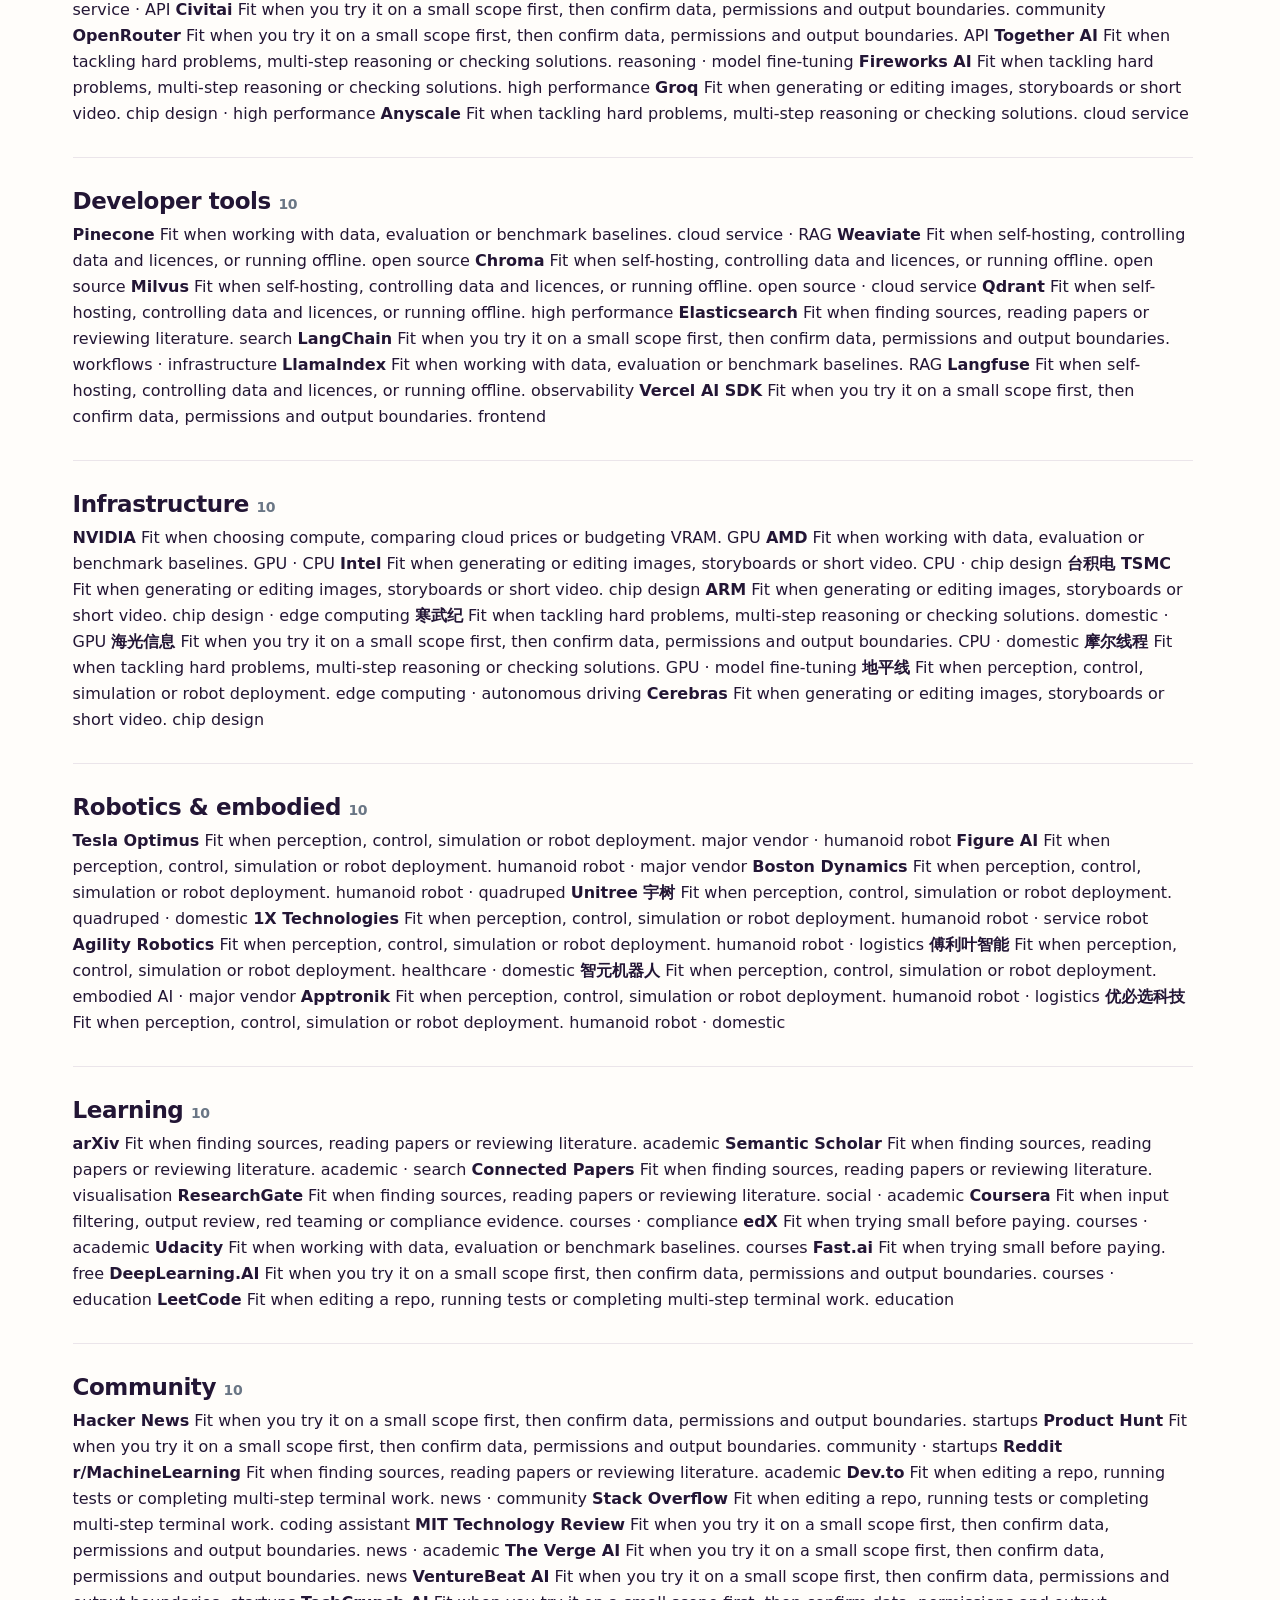
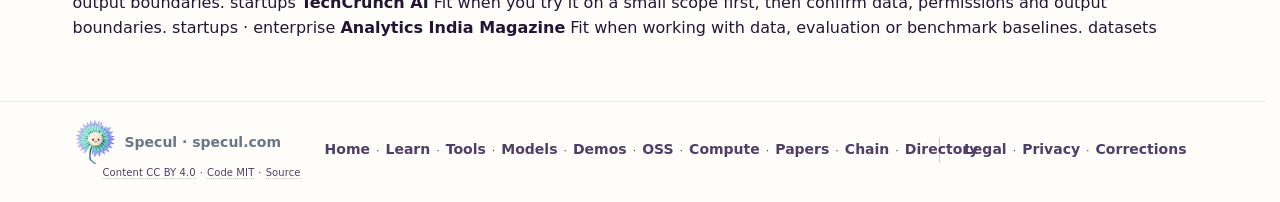
<file: site/fit.html>
<!DOCTYPE html>
<html lang="zh-CN">
<head>
  <meta charset="UTF-8" />
  <meta name="viewport" content="width=device-width, initial-scale=1.0, viewport-fit=cover" />
  <title>100 个常用入口的适用场景 · AI 导航</title>
  <meta name="description" content="按 10 个类目各取 10 个常用入口，用一句话写清什么时候该点它；不是排名，规格与许可仍以官网为准。" />
  <link rel="canonical" href="https://nav.specul.com/fit.html" />
  <meta property="og:type" content="website" />
  <meta property="og:site_name" content="100 个常用入口的适用场景 · AI 导航" />
  <meta property="og:url" content="https://nav.specul.com/fit.html" />
  <meta property="og:title" content="100 个常用入口的适用场景 · AI 导航" />
  <meta property="og:description" content="按 10 个类目各取 10 个常用入口，用一句话写清什么时候该点它；不是排名，规格与许可仍以官网为准。" />
  <meta property="og:locale" content="zh_CN" />
  <meta property="og:locale:alternate" content="en_US" />
  <link rel="alternate" hreflang="zh-CN" href="https://nav.specul.com/fit.html" />
  <link rel="alternate" hreflang="en" href="https://nav.specul.com/fit.html?lang=en" />
  <link rel="alternate" hreflang="x-default" href="https://nav.specul.com/fit.html" />
  <meta name="theme-color" content="#16121f" />
  <link rel="icon" type="image/png" href="assets/brand/dandelion-favicon-site.png" />
  <link rel="apple-touch-icon" href="assets/brand/dandelion-apple-touch-site.png" />
  <script src="brand.js?v=37d1072be69b"></script>
  <link rel="stylesheet" href="brand.css?v=37d1072be69b" />
  <link rel="stylesheet" href="site.css" />
  <script type="application/ld+json">{"@context":"https://schema.org","@type":"WebPage","name":"100 个常用入口的适用场景 · AI 导航","description":"按 10 个类目各取 10 个常用入口，用一句话写清什么时候该点它；不是排名，规格与许可仍以官网为准。","url":"https://nav.specul.com/fit.html","inLanguage":["zh-CN","en"],"isPartOf":{"@type":"WebSite","url":"https://specul.com/"}}</script>
</head>
<!-- B6（2026-10-09）：--accent 原先在这里被**内联到 body 上**（style="--accent:X"），
     同时头部又写了 :root{--accent:X} —— 两处同一份值，冗余。
     而内联样式会**赢过任何选择器**，于是主题级覆盖（html[data-theme="light"]{--accent:…}）
     完全无效：vg 的引擎名在亮色主题下一直是 1.62:1 的金色，就是因为这条内联。
     现在只保留头部那一处 —— 单一真相源，且可被主题覆盖。
     ⚠ 这段注释里**不能出现反引号**：它在模板字符串内部，反引号会提前结束模板
     （写这段时踩了第 4 次；pitfalls 里早有记录）。 -->
<body class="brand-ambient has-tabbar has-tabbar-1row">
  <a class="t-skip" href="#main"><span data-zh>跳到主要内容</span><span data-en>Skip to main content</span></a>
  <header class="site-header">
    <div class="container site-bar">
      <a class="brand" href="https://specul.com/" title="投机取巧">
        <span class="brand-dot" aria-hidden="true"></span>
        <span class="brand-text">
          <span class="brand-name" id="markName" data-zh-name="投机取巧" data-en-name="Speculative Speculation">投机取巧</span>
          <span class="brand-sub" id="markSub" data-zh-sub="Speculative Speculation" data-en-sub="">Speculative Speculation</span>
        </span>
      </a>
      <nav class="nav-links" aria-label="站点导航">
        <a href="https://specul.com/"><span data-zh>首页</span><span data-en>Home</span></a>
        <a href="https://learn.specul.com/"><span data-zh>学 AI</span><span data-en>Learn</span></a>
        <a href="https://tools.specul.com/"><span data-zh>工具</span><span data-en>Tools</span></a>
        <a href="https://models.specul.com/"><span data-zh>模型</span><span data-en>Models</span></a>
        <a href="https://demos.specul.com/"><span data-zh>作品演示</span><span data-en>Playground</span></a>
        <a href="https://oss.specul.com/"><span data-zh>开源库</span><span data-en>OSS</span></a>
        <a href="https://hardware.specul.com/"><span data-zh>硬件算力</span><span data-en>Compute</span></a>
        <a href="https://papers.specul.com/"><span data-zh>AI 论文</span><span data-en>AI Papers</span></a>
        <a href="https://chain.specul.com/"><span data-zh>链</span><span data-en>Chain</span></a>
        <a href="https://nav.specul.com/" aria-current="page"><span data-zh>AI 导航</span><span data-en>AI Directory</span></a>
      </nav>
      <!-- 2026-10-10：.nav-tools 从 nav 元素**内部**移到外面，与 .nav-links 平级。
           放里面时窄屏下它会跟着链接一起换行：链接占满整行 → 按钮被挤到第三条
           （实测顶栏 134px、按钮组孤零零一行）。移出来后它与品牌同行，
           链接独占第二行居中 —— 这才是下面注释里方案 B 想要的样子。 -->
      <span class="nav-tools">
        <a class="icon-btn" href="https://specul.com/search.html" aria-label="搜索" data-ui-aria-label-zh="搜索" data-ui-aria-label-en="Search" title="搜索全站" data-ui-title-zh="搜索全站" data-ui-title-en="Search all sites"><span aria-hidden="true">⌕</span></a>
        <button class="icon-btn" id="themeBtn" type="button" aria-label="切换明暗主题" title="切换明暗主题">☾</button>
        <button class="icon-btn" id="langBtn" type="button" aria-label="Switch language" title="Switch language">EN</button>
      </span>
      <!-- B6（2026-10-09）：窄屏（≤900px）下 .nav-links 会隐藏，这个汉堡是替代入口。
           行为在共享 brand.js 里（一处实现、十站共用），样式在共享 brand.css。
           无脚本时 CSS 不会显示它，而是把 .nav-links 在窄屏放出来 —— 不会出现
           「导航被藏进一个点了没反应的按钮」。 -->
      <button class="nav-burger" type="button" aria-label="打开菜单" aria-expanded="false" aria-controls="navDrawer">
        <i></i><i></i><i></i>
      </button>
    </div>
  </header>
  <div class="nav-scrim"></div>
  <aside class="nav-drawer" id="navDrawer" aria-hidden="true" aria-label="站点导航">
    <div class="nav-drawer-h">
      <span class="brand-name"><span data-zh>投机取巧</span><span data-en>Speculative Speculation</span></span>
      <span class="brand-sub" data-zh-sub="Speculative Speculation" data-en-sub="">Speculative Speculation</span>
      <button class="nav-dclose" type="button" aria-label="关闭">×</button>
    </div>
    <nav class="nav-drawer-list">
      <a href="https://specul.com/"><span><span data-zh>首页</span><span data-en>Home</span></span><span class="ar" aria-hidden="true">→</span></a>
      <a href="https://learn.specul.com/"><span><span data-zh>学 AI</span><span data-en>Learn</span></span><span class="ar" aria-hidden="true">→</span></a>
      <a href="https://tools.specul.com/"><span><span data-zh>工具</span><span data-en>Tools</span></span><span class="ar" aria-hidden="true">→</span></a>
      <a href="https://models.specul.com/"><span><span data-zh>模型</span><span data-en>Models</span></span><span class="ar" aria-hidden="true">→</span></a>
      <a href="https://demos.specul.com/"><span><span data-zh>作品演示</span><span data-en>Playground</span></span><span class="ar" aria-hidden="true">→</span></a>
      <a href="https://oss.specul.com/"><span><span data-zh>开源库</span><span data-en>OSS</span></span><span class="ar" aria-hidden="true">→</span></a>
      <a href="https://hardware.specul.com/" class="nav-group-start"><span><span data-zh>硬件算力</span><span data-en>Compute</span></span><span class="ar" aria-hidden="true">→</span></a>
      <a href="https://papers.specul.com/"><span><span data-zh>AI 论文</span><span data-en>AI Papers</span></span><span class="ar" aria-hidden="true">→</span></a>
      <a href="https://chain.specul.com/"><span><span data-zh>链</span><span data-en>Chain</span></span><span class="ar" aria-hidden="true">→</span></a>
      <a href="https://nav.specul.com/" aria-current="page" class="nav-group-start" data-nav-group="external"><span><span data-zh>AI 导航</span><span data-en>AI Directory</span></span><span class="ar" aria-hidden="true">↗</span></a>
    </nav>
    <div class="nav-drawer-foot">
      <p><span data-zh>内容站覆盖学、用、选、跑；AI 导航是站外的 AI 网站目录，点出去看。</span><span data-en>Content sites cover learn, use, choose and run; AI Directory is a catalogue of off-site AI sites.</span></p>
      <nav><a href="https://specul.com/legal.html"><span data-zh>法律条款</span><span data-en>Legal terms</span></a></nav>
    </div>
  </aside>
  <main id="main">
<div class="container section">
  <p class="dir-count"><a href="index.html"><span data-zh>← 回 AI 导航</span><span data-en>← Back to the directory</span></a></p>
  <h1><span data-zh>100 个常用入口：先看它适合什么</span><span data-en>100 common entries: what each is for</span></h1>
  <p class="dir-count"><span data-zh>这不是排名。每个类目取前 10 个常用入口，用一句话写清「什么时候该点它」。真正的规格、价格与许可仍在官网；拿不准就回目录按类目筛。</span><span data-en>This is not a ranking. The first ten common entries in each category get one line on when to open them. Specs, prices and licences stay on the official site; if unsure, go back to the directory and filter by category.</span></p>
  <p class="dir-count"><span data-zh>「适合」只描述任务形态，不代表能力更强或更便宜；同一任务往往有多个可选入口，先小范围试再扩大。</span><span data-en>“Fit” describes the shape of the task, not superior capability or lower price; most tasks have several plausible entries, so try small before scaling.</span></p>
  <section class="section"><h2><span data-zh>大模型与对话</span><span data-en>LLMs & chat</span> <span class="dir-count">10</span></h2>
    <div class="dir-grid"><a class="dir-card" href="https://chatgpt.com" rel="noopener">
      <b>ChatGPT</b>
      <span class="dir-desc"><span data-zh>适合任务有多步、要调工具或需要人工审批节点时。</span><span data-en>Fit when multi-step tasks that call tools or need human approval.</span></span>
      <span class="dir-tags"><span data-zh>多模态</span><span data-en>multimodal</span></span>
    </a><a class="dir-card" href="https://chatgpt.com/work" rel="noopener">
      <b>ChatGPT Work</b>
      <span class="dir-desc"><span data-zh>适合任务有多步、要调工具或需要人工审批节点时。</span><span data-en>Fit when multi-step tasks that call tools or need human approval.</span></span>
      <span class="dir-tags"><span data-zh>办公·Agent</span><span data-en>office work · Agent</span></span>
    </a><a class="dir-card" href="https://claude.ai" rel="noopener">
      <b>Claude</b>
      <span class="dir-desc"><span data-zh>适合要读长文档、跨文件对照或做资料综述时。</span><span data-en>Fit when reading long documents, comparing files or reviewing sources.</span></span>
      <span class="dir-tags"><span data-zh>长文本·安全</span><span data-en>long context · safety</span></span>
    </a><a class="dir-card" href="https://www.anthropic.com/claude/fable" rel="noopener">
      <b>Claude Fable 5.2</b>
      <span class="dir-desc"><span data-zh>适合任务有多步、要调工具或需要人工审批节点时。</span><span data-en>Fit when multi-step tasks that call tools or need human approval.</span></span>
      <span class="dir-tags"><span data-zh>推理·Agent</span><span data-en>reasoning · Agent</span></span>
    </a><a class="dir-card" href="https://gemini.google.com" rel="noopener">
      <b>Gemini</b>
      <span class="dir-desc"><span data-zh>适合要出图、改图、做分镜或生成短视频时。</span><span data-en>Fit when generating or editing images, storyboards or short video.</span></span>
      <span class="dir-tags"><span data-zh>大厂·多模态</span><span data-en>major vendor · multimodal</span></span>
    </a><a class="dir-card" href="https://chat.deepseek.com" rel="noopener">
      <b>DeepSeek</b>
      <span class="dir-desc"><span data-zh>适合要改仓库、跑测试或在终端里完成多步操作时。</span><span data-en>Fit when editing a repo, running tests or completing multi-step terminal work.</span></span>
      <span class="dir-tags"><span data-zh>开源·编程助手</span><span data-en>open source · coding assistant</span></span>
    </a><a class="dir-card" href="https://www.kimi.com" rel="noopener">
      <b>Kimi</b>
      <span class="dir-desc"><span data-zh>适合要读长文档、跨文件对照或做资料综述时。</span><span data-en>Fit when reading long documents, comparing files or reviewing sources.</span></span>
      <span class="dir-tags"><span data-zh>长文本·国产</span><span data-en>long context · domestic</span></span>
    </a><a class="dir-card" href="https://tongyi.aliyun.com" rel="noopener">
      <b>通义千问</b>
      <span class="dir-desc"><span data-zh>适合要改仓库、跑测试或在终端里完成多步操作时。</span><span data-en>Fit when editing a repo, running tests or completing multi-step terminal work.</span></span>
      <span class="dir-tags"><span data-zh>大厂·国产</span><span data-en>major vendor · domestic</span></span>
    </a><a class="dir-card" href="https://yiyan.baidu.com/" rel="noopener">
      <b>文心一言</b>
      <span class="dir-desc"><span data-zh>适合要找资料、读论文、做文献综述时。</span><span data-en>Fit when finding sources, reading papers or reviewing literature.</span></span>
      <span class="dir-tags"><span data-zh>大厂·RAG</span><span data-en>major vendor · RAG</span></span>
    </a><a class="dir-card" href="https://www.doubao.com" rel="noopener">
      <b>豆包</b>
      <span class="dir-desc"><span data-zh>适合先做小范围试用，确认数据、权限与输出边界后再扩大。</span><span data-en>Fit when you try it on a small scope first, then confirm data, permissions and output boundaries.</span></span>
      <span class="dir-tags"><span data-zh>大厂·多模态</span><span data-en>major vendor · multimodal</span></span>
    </a></div></section>
<section class="section"><h2><span data-zh>AI 编程与 Agent</span><span data-en>AI coding & agents</span> <span class="dir-count">10</span></h2>
    <div class="dir-grid"><a class="dir-card" href="https://github.com/features/copilot" rel="noopener">
      <b>GitHub Copilot</b>
      <span class="dir-desc"><span data-zh>适合要改仓库、跑测试或在终端里完成多步操作时。</span><span data-en>Fit when editing a repo, running tests or completing multi-step terminal work.</span></span>
      <span class="dir-tags"><span data-zh>编程助手·IDE</span><span data-en>coding assistant · IDE</span></span>
    </a><a class="dir-card" href="https://cursor.com" rel="noopener">
      <b>Cursor</b>
      <span class="dir-desc"><span data-zh>适合任务有多步、要调工具或需要人工审批节点时。</span><span data-en>Fit when multi-step tasks that call tools or need human approval.</span></span>
      <span class="dir-tags"><span data-zh>IDE</span><span data-en>IDE</span></span>
    </a><a class="dir-card" href="https://devin.ai/" rel="noopener">
      <b>Devin</b>
      <span class="dir-desc"><span data-zh>适合任务有多步、要调工具或需要人工审批节点时。</span><span data-en>Fit when multi-step tasks that call tools or need human approval.</span></span>
      <span class="dir-tags"><span data-zh>Agent·编程助手</span><span data-en>Agent · coding assistant</span></span>
    </a><a class="dir-card" href="https://www.augmentcode.com/" rel="noopener">
      <b>Augment Code</b>
      <span class="dir-desc"><span data-zh>适合任务有多步、要调工具或需要人工审批节点时。</span><span data-en>Fit when multi-step tasks that call tools or need human approval.</span></span>
      <span class="dir-tags"><span data-zh>编程助手·企业级</span><span data-en>coding assistant · enterprise</span></span>
    </a><a class="dir-card" href="https://aider.chat/" rel="noopener">
      <b>Aider</b>
      <span class="dir-desc"><span data-zh>适合任务有多步、要调工具或需要人工审批节点时。</span><span data-en>Fit when multi-step tasks that call tools or need human approval.</span></span>
      <span class="dir-tags"><span data-zh>命令行·开源</span><span data-en>CLI · open source</span></span>
    </a><a class="dir-card" href="https://devin.ai/desktop" rel="noopener">
      <b>Windsurf</b>
      <span class="dir-desc"><span data-zh>适合要改仓库、跑测试或在终端里完成多步操作时。</span><span data-en>Fit when editing a repo, running tests or completing multi-step terminal work.</span></span>
      <span class="dir-tags"><span data-zh>IDE·编程助手</span><span data-en>IDE · coding assistant</span></span>
    </a><a class="dir-card" href="https://v0.app" rel="noopener">
      <b>v0</b>
      <span class="dir-desc"><span data-zh>适合要改仓库、跑测试或在终端里完成多步操作时。</span><span data-en>Fit when editing a repo, running tests or completing multi-step terminal work.</span></span>
      <span class="dir-tags"><span data-zh>UI生成</span><span data-en>UI generation</span></span>
    </a><a class="dir-card" href="https://bolt.new" rel="noopener">
      <b>Bolt.new</b>
      <span class="dir-desc"><span data-zh>适合要改仓库、跑测试或在终端里完成多步操作时。</span><span data-en>Fit when editing a repo, running tests or completing multi-step terminal work.</span></span>
      <span class="dir-tags"><span data-zh>编程助手·前端</span><span data-en>coding assistant · frontend</span></span>
    </a><a class="dir-card" href="https://qoder.com.cn" rel="noopener">
      <b>Qoder CN</b>
      <span class="dir-desc"><span data-zh>适合想先小范围试、再决定是否付费时。</span><span data-en>Fit when trying small before paying.</span></span>
      <span class="dir-tags"><span data-zh>大厂·免费</span><span data-en>major vendor · free</span></span>
    </a><a class="dir-card" href="https://qoder.com" rel="noopener">
      <b>Qoder</b>
      <span class="dir-desc"><span data-zh>适合任务有多步、要调工具或需要人工审批节点时。</span><span data-en>Fit when multi-step tasks that call tools or need human approval.</span></span>
      <span class="dir-tags"><span data-zh>大厂·免费</span><span data-en>major vendor · free</span></span>
    </a></div></section>
<section class="section"><h2><span data-zh>多模态生成</span><span data-en>Multimodal generation</span> <span class="dir-count">10</span></h2>
    <div class="dir-grid"><a class="dir-card" href="https://deepmind.google/models/gemini-omni/" rel="noopener">
      <b>Gemini Omni</b>
      <span class="dir-desc"><span data-zh>适合要出图、改图、做分镜或生成短视频时。</span><span data-en>Fit when generating or editing images, storyboards or short video.</span></span>
      <span class="dir-tags"><span data-zh>视频生成·多模态</span><span data-en>video generation · multimodal</span></span>
    </a><a class="dir-card" href="https://www.canva.com" rel="noopener">
      <b>Canva</b>
      <span class="dir-desc"><span data-zh>适合要出图、改图、做分镜或生成短视频时。</span><span data-en>Fit when generating or editing images, storyboards or short video.</span></span>
      <span class="dir-tags"><span data-zh>设计</span><span data-en>design</span></span>
    </a><a class="dir-card" href="https://designer.microsoft.com" rel="noopener">
      <b>Microsoft Designer</b>
      <span class="dir-desc"><span data-zh>适合要出图、改图、做分镜或生成短视频时。</span><span data-en>Fit when generating or editing images, storyboards or short video.</span></span>
      <span class="dir-tags"><span data-zh>大厂·设计</span><span data-en>major vendor · design</span></span>
    </a><a class="dir-card" href="https://uizard.io" rel="noopener">
      <b>Uizard</b>
      <span class="dir-desc"><span data-zh>适合要出图、改图、做分镜或生成短视频时。</span><span data-en>Fit when generating or editing images, storyboards or short video.</span></span>
      <span class="dir-tags"><span data-zh>UI生成</span><span data-en>UI generation</span></span>
    </a><a class="dir-card" href="https://js.design/ai" rel="noopener">
      <b>即时 AI</b>
      <span class="dir-desc"><span data-zh>适合要出图、改图、做分镜或生成短视频时。</span><span data-en>Fit when generating or editing images, storyboards or short video.</span></span>
      <span class="dir-tags"><span data-zh>国产·UI生成</span><span data-en>domestic · UI generation</span></span>
    </a><a class="dir-card" href="https://www.midjourney.com" rel="noopener">
      <b>Midjourney</b>
      <span class="dir-desc"><span data-zh>适合要出图、改图、做分镜或生成短视频时。</span><span data-en>Fit when generating or editing images, storyboards or short video.</span></span>
      <span class="dir-tags"><span data-zh>图像生成</span><span data-en>image generation</span></span>
    </a><a class="dir-card" href="https://stability.ai" rel="noopener">
      <b>Stable Diffusion</b>
      <span class="dir-desc"><span data-zh>适合要出图、改图、做分镜或生成短视频时。</span><span data-en>Fit when generating or editing images, storyboards or short video.</span></span>
      <span class="dir-tags"><span data-zh>开源·本地部署</span><span data-en>open source · local deployment</span></span>
    </a><a class="dir-card" href="https://github.com/comfyanonymous/ComfyUI" rel="noopener">
      <b>ComfyUI</b>
      <span class="dir-desc"><span data-zh>适合要自己部署、控制数据与许可，或离线运行时。</span><span data-en>Fit when self-hosting, controlling data and licences, or running offline.</span></span>
      <span class="dir-tags"><span data-zh>工作流·开源</span><span data-en>workflows · open source</span></span>
    </a><a class="dir-card" href="https://leonardo.ai" rel="noopener">
      <b>Leonardo AI</b>
      <span class="dir-desc"><span data-zh>适合要出图、改图、做分镜或生成短视频时。</span><span data-en>Fit when generating or editing images, storyboards or short video.</span></span>
      <span class="dir-tags"><span data-zh>图像生成·游戏</span><span data-en>image generation · games</span></span>
    </a><a class="dir-card" href="https://tongyi.aliyun.com/wanxiang" rel="noopener">
      <b>通义万相</b>
      <span class="dir-desc"><span data-zh>适合要出图、改图、做分镜或生成短视频时。</span><span data-en>Fit when generating or editing images, storyboards or short video.</span></span>
      <span class="dir-tags"><span data-zh>大厂·设计</span><span data-en>major vendor · design</span></span>
    </a></div></section>
<section class="section"><h2><span data-zh>AI 办公与垂直应用</span><span data-en>Applications</span> <span class="dir-count">10</span></h2>
    <div class="dir-grid"><a class="dir-card" href="https://gamma.app" rel="noopener">
      <b>Gamma</b>
      <span class="dir-desc"><span data-zh>适合产出文档、表格、幻灯片、纪要或邮件时。</span><span data-en>Fit when producing documents, sheets, slides, notes or email.</span></span>
      <span class="dir-tags"><span data-zh>办公</span><span data-en>office work</span></span>
    </a><a class="dir-card" href="https://www.jasper.ai" rel="noopener">
      <b>Jasper</b>
      <span class="dir-desc"><span data-zh>适合先做小范围试用，确认数据、权限与输出边界后再扩大。</span><span data-en>Fit when you try it on a small scope first, then confirm data, permissions and output boundaries.</span></span>
      <span class="dir-tags"><span data-zh>营销·写作</span><span data-en>marketing · writing</span></span>
    </a><a class="dir-card" href="https://www.copy.ai" rel="noopener">
      <b>Copy.ai</b>
      <span class="dir-desc"><span data-zh>适合先做小范围试用，确认数据、权限与输出边界后再扩大。</span><span data-en>Fit when you try it on a small scope first, then confirm data, permissions and output boundaries.</span></span>
      <span class="dir-tags"><span data-zh>营销·工作流</span><span data-en>marketing · workflows</span></span>
    </a><a class="dir-card" href="https://www.grammarly.com" rel="noopener">
      <b>Grammarly</b>
      <span class="dir-desc"><span data-zh>适合想先小范围试、再决定是否付费时。</span><span data-en>Fit when trying small before paying.</span></span>
      <span class="dir-tags"><span data-zh>写作</span><span data-en>writing</span></span>
    </a><a class="dir-card" href="https://tingwu.aliyun.com" rel="noopener">
      <b>通义听悟</b>
      <span class="dir-desc"><span data-zh>适合产出文档、表格、幻灯片、纪要或邮件时。</span><span data-en>Fit when producing documents, sheets, slides, notes or email.</span></span>
      <span class="dir-tags"><span data-zh>会议·翻译</span><span data-en>meetings · translation</span></span>
    </a><a class="dir-card" href="https://www.iflyrec.com" rel="noopener">
      <b>讯飞听见</b>
      <span class="dir-desc"><span data-zh>适合产出文档、表格、幻灯片、纪要或邮件时。</span><span data-en>Fit when producing documents, sheets, slides, notes or email.</span></span>
      <span class="dir-tags"><span data-zh>会议</span><span data-en>meetings</span></span>
    </a><a class="dir-card" href="https://otter.ai" rel="noopener">
      <b>Otter.ai</b>
      <span class="dir-desc"><span data-zh>适合产出文档、表格、幻灯片、纪要或邮件时。</span><span data-en>Fit when producing documents, sheets, slides, notes or email.</span></span>
      <span class="dir-tags"><span data-zh>会议</span><span data-en>meetings</span></span>
    </a><a class="dir-card" href="https://www.notion.so/product/ai" rel="noopener">
      <b>Notion AI</b>
      <span class="dir-desc"><span data-zh>适合产出文档、表格、幻灯片、纪要或邮件时。</span><span data-en>Fit when producing documents, sheets, slides, notes or email.</span></span>
      <span class="dir-tags"><span data-zh>办公·RAG</span><span data-en>office work · RAG</span></span>
    </a><a class="dir-card" href="https://ai.wps.cn" rel="noopener">
      <b>WPS AI</b>
      <span class="dir-desc"><span data-zh>适合产出文档、表格、幻灯片、纪要或邮件时。</span><span data-en>Fit when producing documents, sheets, slides, notes or email.</span></span>
      <span class="dir-tags"><span data-zh>办公·国产</span><span data-en>office work · domestic</span></span>
    </a><a class="dir-card" href="https://rytr.me" rel="noopener">
      <b>Rytr</b>
      <span class="dir-desc"><span data-zh>适合先做小范围试用，确认数据、权限与输出边界后再扩大。</span><span data-en>Fit when you try it on a small scope first, then confirm data, permissions and output boundaries.</span></span>
      <span class="dir-tags"><span data-zh>多语言</span><span data-en>multilingual</span></span>
    </a></div></section>
<section class="section"><h2><span data-zh>模型与权重</span><span data-en>Model providers</span> <span class="dir-count">10</span></h2>
    <div class="dir-grid"><a class="dir-card" href="https://huggingface.co" rel="noopener">
      <b>Hugging Face</b>
      <span class="dir-desc"><span data-zh>适合要自己部署、控制数据与许可，或离线运行时。</span><span data-en>Fit when self-hosting, controlling data and licences, or running offline.</span></span>
      <span class="dir-tags"><span data-zh>社区·开源</span><span data-en>community · open source</span></span>
    </a><a class="dir-card" href="https://modelscope.cn" rel="noopener">
      <b>ModelScope 魔搭</b>
      <span class="dir-desc"><span data-zh>适合要自己部署、控制数据与许可，或离线运行时。</span><span data-en>Fit when self-hosting, controlling data and licences, or running offline.</span></span>
      <span class="dir-tags"><span data-zh>大厂·国产</span><span data-en>major vendor · domestic</span></span>
    </a><a class="dir-card" href="https://ollama.com" rel="noopener">
      <b>Ollama</b>
      <span class="dir-desc"><span data-zh>适合要自己部署、控制数据与许可，或离线运行时。</span><span data-en>Fit when self-hosting, controlling data and licences, or running offline.</span></span>
      <span class="dir-tags"><span data-zh>本地部署</span><span data-en>local deployment</span></span>
    </a><a class="dir-card" href="https://replicate.com" rel="noopener">
      <b>Replicate</b>
      <span class="dir-desc"><span data-zh>适合要自己部署、控制数据与许可，或离线运行时。</span><span data-en>Fit when self-hosting, controlling data and licences, or running offline.</span></span>
      <span class="dir-tags"><span data-zh>云服务·API</span><span data-en>cloud service · API</span></span>
    </a><a class="dir-card" href="https://civitai.com" rel="noopener">
      <b>Civitai</b>
      <span class="dir-desc"><span data-zh>适合先做小范围试用，确认数据、权限与输出边界后再扩大。</span><span data-en>Fit when you try it on a small scope first, then confirm data, permissions and output boundaries.</span></span>
      <span class="dir-tags"><span data-zh>社区</span><span data-en>community</span></span>
    </a><a class="dir-card" href="https://openrouter.ai" rel="noopener">
      <b>OpenRouter</b>
      <span class="dir-desc"><span data-zh>适合先做小范围试用，确认数据、权限与输出边界后再扩大。</span><span data-en>Fit when you try it on a small scope first, then confirm data, permissions and output boundaries.</span></span>
      <span class="dir-tags"><span data-zh>API</span><span data-en>API</span></span>
    </a><a class="dir-card" href="https://www.together.ai" rel="noopener">
      <b>Together AI</b>
      <span class="dir-desc"><span data-zh>适合要拆难题、做多步推理或验证解题过程时。</span><span data-en>Fit when tackling hard problems, multi-step reasoning or checking solutions.</span></span>
      <span class="dir-tags"><span data-zh>推理·模型微调</span><span data-en>reasoning · model fine-tuning</span></span>
    </a><a class="dir-card" href="https://fireworks.ai" rel="noopener">
      <b>Fireworks AI</b>
      <span class="dir-desc"><span data-zh>适合要拆难题、做多步推理或验证解题过程时。</span><span data-en>Fit when tackling hard problems, multi-step reasoning or checking solutions.</span></span>
      <span class="dir-tags"><span data-zh>高性能</span><span data-en>high performance</span></span>
    </a><a class="dir-card" href="https://groq.com" rel="noopener">
      <b>Groq</b>
      <span class="dir-desc"><span data-zh>适合要出图、改图、做分镜或生成短视频时。</span><span data-en>Fit when generating or editing images, storyboards or short video.</span></span>
      <span class="dir-tags"><span data-zh>芯片设计·高性能</span><span data-en>chip design · high performance</span></span>
    </a><a class="dir-card" href="https://www.anyscale.com" rel="noopener">
      <b>Anyscale</b>
      <span class="dir-desc"><span data-zh>适合要拆难题、做多步推理或验证解题过程时。</span><span data-en>Fit when tackling hard problems, multi-step reasoning or checking solutions.</span></span>
      <span class="dir-tags"><span data-zh>云服务</span><span data-en>cloud service</span></span>
    </a></div></section>
<section class="section"><h2><span data-zh>开发框架与工具</span><span data-en>Developer tools</span> <span class="dir-count">10</span></h2>
    <div class="dir-grid"><a class="dir-card" href="https://www.pinecone.io" rel="noopener">
      <b>Pinecone</b>
      <span class="dir-desc"><span data-zh>适合要处理数据、做评测或核对基准口径时。</span><span data-en>Fit when working with data, evaluation or benchmark baselines.</span></span>
      <span class="dir-tags"><span data-zh>云服务·RAG</span><span data-en>cloud service · RAG</span></span>
    </a><a class="dir-card" href="https://weaviate.io" rel="noopener">
      <b>Weaviate</b>
      <span class="dir-desc"><span data-zh>适合要自己部署、控制数据与许可，或离线运行时。</span><span data-en>Fit when self-hosting, controlling data and licences, or running offline.</span></span>
      <span class="dir-tags"><span data-zh>开源</span><span data-en>open source</span></span>
    </a><a class="dir-card" href="https://www.trychroma.com" rel="noopener">
      <b>Chroma</b>
      <span class="dir-desc"><span data-zh>适合要自己部署、控制数据与许可，或离线运行时。</span><span data-en>Fit when self-hosting, controlling data and licences, or running offline.</span></span>
      <span class="dir-tags"><span data-zh>开源</span><span data-en>open source</span></span>
    </a><a class="dir-card" href="https://milvus.io" rel="noopener">
      <b>Milvus</b>
      <span class="dir-desc"><span data-zh>适合要自己部署、控制数据与许可，或离线运行时。</span><span data-en>Fit when self-hosting, controlling data and licences, or running offline.</span></span>
      <span class="dir-tags"><span data-zh>开源·云服务</span><span data-en>open source · cloud service</span></span>
    </a><a class="dir-card" href="https://qdrant.tech" rel="noopener">
      <b>Qdrant</b>
      <span class="dir-desc"><span data-zh>适合要自己部署、控制数据与许可，或离线运行时。</span><span data-en>Fit when self-hosting, controlling data and licences, or running offline.</span></span>
      <span class="dir-tags"><span data-zh>高性能</span><span data-en>high performance</span></span>
    </a><a class="dir-card" href="https://www.elastic.co" rel="noopener">
      <b>Elasticsearch</b>
      <span class="dir-desc"><span data-zh>适合要找资料、读论文、做文献综述时。</span><span data-en>Fit when finding sources, reading papers or reviewing literature.</span></span>
      <span class="dir-tags"><span data-zh>搜索</span><span data-en>search</span></span>
    </a><a class="dir-card" href="https://www.langchain.com" rel="noopener">
      <b>LangChain</b>
      <span class="dir-desc"><span data-zh>适合先做小范围试用，确认数据、权限与输出边界后再扩大。</span><span data-en>Fit when you try it on a small scope first, then confirm data, permissions and output boundaries.</span></span>
      <span class="dir-tags"><span data-zh>工作流·基础设施</span><span data-en>workflows · infrastructure</span></span>
    </a><a class="dir-card" href="https://www.llamaindex.ai" rel="noopener">
      <b>LlamaIndex</b>
      <span class="dir-desc"><span data-zh>适合要处理数据、做评测或核对基准口径时。</span><span data-en>Fit when working with data, evaluation or benchmark baselines.</span></span>
      <span class="dir-tags"><span data-zh>RAG</span><span data-en>RAG</span></span>
    </a><a class="dir-card" href="https://langfuse.com" rel="noopener">
      <b>Langfuse</b>
      <span class="dir-desc"><span data-zh>适合要自己部署、控制数据与许可，或离线运行时。</span><span data-en>Fit when self-hosting, controlling data and licences, or running offline.</span></span>
      <span class="dir-tags"><span data-zh>可观测</span><span data-en>observability</span></span>
    </a><a class="dir-card" href="https://ai-sdk.dev" rel="noopener">
      <b>Vercel AI SDK</b>
      <span class="dir-desc"><span data-zh>适合先做小范围试用，确认数据、权限与输出边界后再扩大。</span><span data-en>Fit when you try it on a small scope first, then confirm data, permissions and output boundaries.</span></span>
      <span class="dir-tags"><span data-zh>前端</span><span data-en>frontend</span></span>
    </a></div></section>
<section class="section"><h2><span data-zh>算力与芯片</span><span data-en>Infrastructure</span> <span class="dir-count">10</span></h2>
    <div class="dir-grid"><a class="dir-card" href="https://www.nvidia.com" rel="noopener">
      <b>NVIDIA</b>
      <span class="dir-desc"><span data-zh>适合要选算力、比较云价或估算显存时。</span><span data-en>Fit when choosing compute, comparing cloud prices or budgeting VRAM.</span></span>
      <span class="dir-tags"><span data-zh>GPU</span><span data-en>GPU</span></span>
    </a><a class="dir-card" href="https://www.amd.com" rel="noopener">
      <b>AMD</b>
      <span class="dir-desc"><span data-zh>适合要处理数据、做评测或核对基准口径时。</span><span data-en>Fit when working with data, evaluation or benchmark baselines.</span></span>
      <span class="dir-tags"><span data-zh>GPU·CPU</span><span data-en>GPU · CPU</span></span>
    </a><a class="dir-card" href="https://www.intel.com" rel="noopener">
      <b>Intel</b>
      <span class="dir-desc"><span data-zh>适合要出图、改图、做分镜或生成短视频时。</span><span data-en>Fit when generating or editing images, storyboards or short video.</span></span>
      <span class="dir-tags"><span data-zh>CPU·芯片设计</span><span data-en>CPU · chip design</span></span>
    </a><a class="dir-card" href="https://www.tsmc.com" rel="noopener">
      <b>台积电 TSMC</b>
      <span class="dir-desc"><span data-zh>适合要出图、改图、做分镜或生成短视频时。</span><span data-en>Fit when generating or editing images, storyboards or short video.</span></span>
      <span class="dir-tags"><span data-zh>芯片设计</span><span data-en>chip design</span></span>
    </a><a class="dir-card" href="https://www.arm.com" rel="noopener">
      <b>ARM</b>
      <span class="dir-desc"><span data-zh>适合要出图、改图、做分镜或生成短视频时。</span><span data-en>Fit when generating or editing images, storyboards or short video.</span></span>
      <span class="dir-tags"><span data-zh>芯片设计·边缘计算</span><span data-en>chip design · edge computing</span></span>
    </a><a class="dir-card" href="https://www.cambricon.com" rel="noopener">
      <b>寒武纪</b>
      <span class="dir-desc"><span data-zh>适合要拆难题、做多步推理或验证解题过程时。</span><span data-en>Fit when tackling hard problems, multi-step reasoning or checking solutions.</span></span>
      <span class="dir-tags"><span data-zh>国产·GPU</span><span data-en>domestic · GPU</span></span>
    </a><a class="dir-card" href="https://www.hygon.cn" rel="noopener">
      <b>海光信息</b>
      <span class="dir-desc"><span data-zh>适合先做小范围试用，确认数据、权限与输出边界后再扩大。</span><span data-en>Fit when you try it on a small scope first, then confirm data, permissions and output boundaries.</span></span>
      <span class="dir-tags"><span data-zh>CPU·国产</span><span data-en>CPU · domestic</span></span>
    </a><a class="dir-card" href="https://www.mthreads.com" rel="noopener">
      <b>摩尔线程</b>
      <span class="dir-desc"><span data-zh>适合要拆难题、做多步推理或验证解题过程时。</span><span data-en>Fit when tackling hard problems, multi-step reasoning or checking solutions.</span></span>
      <span class="dir-tags"><span data-zh>GPU·模型微调</span><span data-en>GPU · model fine-tuning</span></span>
    </a><a class="dir-card" href="https://www.horizon.auto" rel="noopener">
      <b>地平线</b>
      <span class="dir-desc"><span data-zh>适合做感知、控制、仿真或机器人落地时。</span><span data-en>Fit when perception, control, simulation or robot deployment.</span></span>
      <span class="dir-tags"><span data-zh>边缘计算·自动驾驶</span><span data-en>edge computing · autonomous driving</span></span>
    </a><a class="dir-card" href="https://www.cerebras.ai" rel="noopener">
      <b>Cerebras</b>
      <span class="dir-desc"><span data-zh>适合要出图、改图、做分镜或生成短视频时。</span><span data-en>Fit when generating or editing images, storyboards or short video.</span></span>
      <span class="dir-tags"><span data-zh>芯片设计</span><span data-en>chip design</span></span>
    </a></div></section>
<section class="section"><h2><span data-zh>机器人与具身智能</span><span data-en>Robotics & embodied</span> <span class="dir-count">10</span></h2>
    <div class="dir-grid"><a class="dir-card" href="https://www.tesla.com/AI" rel="noopener">
      <b>Tesla Optimus</b>
      <span class="dir-desc"><span data-zh>适合做感知、控制、仿真或机器人落地时。</span><span data-en>Fit when perception, control, simulation or robot deployment.</span></span>
      <span class="dir-tags"><span data-zh>大厂·人形机器人</span><span data-en>major vendor · humanoid robot</span></span>
    </a><a class="dir-card" href="https://www.figure.ai" rel="noopener">
      <b>Figure AI</b>
      <span class="dir-desc"><span data-zh>适合做感知、控制、仿真或机器人落地时。</span><span data-en>Fit when perception, control, simulation or robot deployment.</span></span>
      <span class="dir-tags"><span data-zh>人形机器人·大厂</span><span data-en>humanoid robot · major vendor</span></span>
    </a><a class="dir-card" href="https://bostondynamics.com" rel="noopener">
      <b>Boston Dynamics</b>
      <span class="dir-desc"><span data-zh>适合做感知、控制、仿真或机器人落地时。</span><span data-en>Fit when perception, control, simulation or robot deployment.</span></span>
      <span class="dir-tags"><span data-zh>人形机器人·四足</span><span data-en>humanoid robot · quadruped</span></span>
    </a><a class="dir-card" href="https://www.unitree.com" rel="noopener">
      <b>Unitree 宇树</b>
      <span class="dir-desc"><span data-zh>适合做感知、控制、仿真或机器人落地时。</span><span data-en>Fit when perception, control, simulation or robot deployment.</span></span>
      <span class="dir-tags"><span data-zh>四足·国产</span><span data-en>quadruped · domestic</span></span>
    </a><a class="dir-card" href="https://www.1x.tech" rel="noopener">
      <b>1X Technologies</b>
      <span class="dir-desc"><span data-zh>适合做感知、控制、仿真或机器人落地时。</span><span data-en>Fit when perception, control, simulation or robot deployment.</span></span>
      <span class="dir-tags"><span data-zh>人形机器人·服务机器人</span><span data-en>humanoid robot · service robot</span></span>
    </a><a class="dir-card" href="https://agilityrobotics.com" rel="noopener">
      <b>Agility Robotics</b>
      <span class="dir-desc"><span data-zh>适合做感知、控制、仿真或机器人落地时。</span><span data-en>Fit when perception, control, simulation or robot deployment.</span></span>
      <span class="dir-tags"><span data-zh>人形机器人·物流</span><span data-en>humanoid robot · logistics</span></span>
    </a><a class="dir-card" href="https://www.fftai.com" rel="noopener">
      <b>傅利叶智能</b>
      <span class="dir-desc"><span data-zh>适合做感知、控制、仿真或机器人落地时。</span><span data-en>Fit when perception, control, simulation or robot deployment.</span></span>
      <span class="dir-tags"><span data-zh>医疗·国产</span><span data-en>healthcare · domestic</span></span>
    </a><a class="dir-card" href="https://www.agibot.com" rel="noopener">
      <b>智元机器人</b>
      <span class="dir-desc"><span data-zh>适合做感知、控制、仿真或机器人落地时。</span><span data-en>Fit when perception, control, simulation or robot deployment.</span></span>
      <span class="dir-tags"><span data-zh>具身智能·大厂</span><span data-en>embodied AI · major vendor</span></span>
    </a><a class="dir-card" href="https://apptronik.com" rel="noopener">
      <b>Apptronik</b>
      <span class="dir-desc"><span data-zh>适合做感知、控制、仿真或机器人落地时。</span><span data-en>Fit when perception, control, simulation or robot deployment.</span></span>
      <span class="dir-tags"><span data-zh>人形机器人·物流</span><span data-en>humanoid robot · logistics</span></span>
    </a><a class="dir-card" href="https://www.ubtrobot.com" rel="noopener">
      <b>优必选科技</b>
      <span class="dir-desc"><span data-zh>适合做感知、控制、仿真或机器人落地时。</span><span data-en>Fit when perception, control, simulation or robot deployment.</span></span>
      <span class="dir-tags"><span data-zh>人形机器人·国产</span><span data-en>humanoid robot · domestic</span></span>
    </a></div></section>
<section class="section"><h2><span data-zh>学习资源</span><span data-en>Learning</span> <span class="dir-count">10</span></h2>
    <div class="dir-grid"><a class="dir-card" href="https://arxiv.org" rel="noopener">
      <b>arXiv</b>
      <span class="dir-desc"><span data-zh>适合要找资料、读论文、做文献综述时。</span><span data-en>Fit when finding sources, reading papers or reviewing literature.</span></span>
      <span class="dir-tags"><span data-zh>学术</span><span data-en>academic</span></span>
    </a><a class="dir-card" href="https://www.semanticscholar.org" rel="noopener">
      <b>Semantic Scholar</b>
      <span class="dir-desc"><span data-zh>适合要找资料、读论文、做文献综述时。</span><span data-en>Fit when finding sources, reading papers or reviewing literature.</span></span>
      <span class="dir-tags"><span data-zh>学术·搜索</span><span data-en>academic · search</span></span>
    </a><a class="dir-card" href="https://www.connectedpapers.com" rel="noopener">
      <b>Connected Papers</b>
      <span class="dir-desc"><span data-zh>适合要找资料、读论文、做文献综述时。</span><span data-en>Fit when finding sources, reading papers or reviewing literature.</span></span>
      <span class="dir-tags"><span data-zh>可视化</span><span data-en>visualisation</span></span>
    </a><a class="dir-card" href="https://www.researchgate.net" rel="noopener">
      <b>ResearchGate</b>
      <span class="dir-desc"><span data-zh>适合要找资料、读论文、做文献综述时。</span><span data-en>Fit when finding sources, reading papers or reviewing literature.</span></span>
      <span class="dir-tags"><span data-zh>社交·学术</span><span data-en>social · academic</span></span>
    </a><a class="dir-card" href="https://www.coursera.org" rel="noopener">
      <b>Coursera</b>
      <span class="dir-desc"><span data-zh>适合要加输入过滤、输出审查、红队或做合规证据时。</span><span data-en>Fit when input filtering, output review, red teaming or compliance evidence.</span></span>
      <span class="dir-tags"><span data-zh>课程·合规</span><span data-en>courses · compliance</span></span>
    </a><a class="dir-card" href="https://www.edx.org" rel="noopener">
      <b>edX</b>
      <span class="dir-desc"><span data-zh>适合想先小范围试、再决定是否付费时。</span><span data-en>Fit when trying small before paying.</span></span>
      <span class="dir-tags"><span data-zh>课程·学术</span><span data-en>courses · academic</span></span>
    </a><a class="dir-card" href="https://www.udacity.com" rel="noopener">
      <b>Udacity</b>
      <span class="dir-desc"><span data-zh>适合要处理数据、做评测或核对基准口径时。</span><span data-en>Fit when working with data, evaluation or benchmark baselines.</span></span>
      <span class="dir-tags"><span data-zh>课程</span><span data-en>courses</span></span>
    </a><a class="dir-card" href="https://www.fast.ai" rel="noopener">
      <b>Fast.ai</b>
      <span class="dir-desc"><span data-zh>适合想先小范围试、再决定是否付费时。</span><span data-en>Fit when trying small before paying.</span></span>
      <span class="dir-tags"><span data-zh>免费</span><span data-en>free</span></span>
    </a><a class="dir-card" href="https://www.deeplearning.ai" rel="noopener">
      <b>DeepLearning.AI</b>
      <span class="dir-desc"><span data-zh>适合先做小范围试用，确认数据、权限与输出边界后再扩大。</span><span data-en>Fit when you try it on a small scope first, then confirm data, permissions and output boundaries.</span></span>
      <span class="dir-tags"><span data-zh>课程·教育</span><span data-en>courses · education</span></span>
    </a><a class="dir-card" href="https://leetcode.com" rel="noopener">
      <b>LeetCode</b>
      <span class="dir-desc"><span data-zh>适合要改仓库、跑测试或在终端里完成多步操作时。</span><span data-en>Fit when editing a repo, running tests or completing multi-step terminal work.</span></span>
      <span class="dir-tags"><span data-zh>教育</span><span data-en>education</span></span>
    </a></div></section>
<section class="section"><h2><span data-zh>社区与资讯</span><span data-en>Community</span> <span class="dir-count">10</span></h2>
    <div class="dir-grid"><a class="dir-card" href="https://news.ycombinator.com" rel="noopener">
      <b>Hacker News</b>
      <span class="dir-desc"><span data-zh>适合先做小范围试用，确认数据、权限与输出边界后再扩大。</span><span data-en>Fit when you try it on a small scope first, then confirm data, permissions and output boundaries.</span></span>
      <span class="dir-tags"><span data-zh>创业</span><span data-en>startups</span></span>
    </a><a class="dir-card" href="https://www.producthunt.com" rel="noopener">
      <b>Product Hunt</b>
      <span class="dir-desc"><span data-zh>适合先做小范围试用，确认数据、权限与输出边界后再扩大。</span><span data-en>Fit when you try it on a small scope first, then confirm data, permissions and output boundaries.</span></span>
      <span class="dir-tags"><span data-zh>社区·创业</span><span data-en>community · startups</span></span>
    </a><a class="dir-card" href="https://www.reddit.com/r/MachineLearning" rel="noopener">
      <b>Reddit r/MachineLearning</b>
      <span class="dir-desc"><span data-zh>适合要找资料、读论文、做文献综述时。</span><span data-en>Fit when finding sources, reading papers or reviewing literature.</span></span>
      <span class="dir-tags"><span data-zh>学术</span><span data-en>academic</span></span>
    </a><a class="dir-card" href="https://dev.to" rel="noopener">
      <b>Dev.to</b>
      <span class="dir-desc"><span data-zh>适合要改仓库、跑测试或在终端里完成多步操作时。</span><span data-en>Fit when editing a repo, running tests or completing multi-step terminal work.</span></span>
      <span class="dir-tags"><span data-zh>资讯·社区</span><span data-en>news · community</span></span>
    </a><a class="dir-card" href="https://stackoverflow.com" rel="noopener">
      <b>Stack Overflow</b>
      <span class="dir-desc"><span data-zh>适合要改仓库、跑测试或在终端里完成多步操作时。</span><span data-en>Fit when editing a repo, running tests or completing multi-step terminal work.</span></span>
      <span class="dir-tags"><span data-zh>编程助手</span><span data-en>coding assistant</span></span>
    </a><a class="dir-card" href="https://www.technologyreview.com" rel="noopener">
      <b>MIT Technology Review</b>
      <span class="dir-desc"><span data-zh>适合先做小范围试用，确认数据、权限与输出边界后再扩大。</span><span data-en>Fit when you try it on a small scope first, then confirm data, permissions and output boundaries.</span></span>
      <span class="dir-tags"><span data-zh>资讯·学术</span><span data-en>news · academic</span></span>
    </a><a class="dir-card" href="https://www.theverge.com/ai-artificial-intelligence" rel="noopener">
      <b>The Verge AI</b>
      <span class="dir-desc"><span data-zh>适合先做小范围试用，确认数据、权限与输出边界后再扩大。</span><span data-en>Fit when you try it on a small scope first, then confirm data, permissions and output boundaries.</span></span>
      <span class="dir-tags"><span data-zh>资讯</span><span data-en>news</span></span>
    </a><a class="dir-card" href="https://venturebeat.com/category/ai" rel="noopener">
      <b>VentureBeat AI</b>
      <span class="dir-desc"><span data-zh>适合先做小范围试用，确认数据、权限与输出边界后再扩大。</span><span data-en>Fit when you try it on a small scope first, then confirm data, permissions and output boundaries.</span></span>
      <span class="dir-tags"><span data-zh>创业</span><span data-en>startups</span></span>
    </a><a class="dir-card" href="https://techcrunch.com/category/artificial-intelligence" rel="noopener">
      <b>TechCrunch AI</b>
      <span class="dir-desc"><span data-zh>适合先做小范围试用，确认数据、权限与输出边界后再扩大。</span><span data-en>Fit when you try it on a small scope first, then confirm data, permissions and output boundaries.</span></span>
      <span class="dir-tags"><span data-zh>创业·企业级</span><span data-en>startups · enterprise</span></span>
    </a><a class="dir-card" href="https://analyticsindiamag.com" rel="noopener">
      <b>Analytics India Magazine</b>
      <span class="dir-desc"><span data-zh>适合要处理数据、做评测或核对基准口径时。</span><span data-en>Fit when working with data, evaluation or benchmark baselines.</span></span>
      <span class="dir-tags"><span data-zh>数据集</span><span data-en>datasets</span></span>
    </a></div></section>
</div>
  </main>
  <footer class="site-footer foot-single">
    <div class="container foot-line">
      <div class="foot-brand">
        <span class="foot-brand-main">
          <span class="brand-dot" aria-hidden="true"></span>
          <span class="foot-copy"><span data-zh>投机取巧 · specul.com</span><span data-en>Specul · specul.com</span></span>
        </span>
        <span class="foot-license"><a href="https://specul.com/LICENSE-CONTENT.txt"><span data-zh>内容 CC BY 4.0</span><span data-en>Content CC BY 4.0</span></a><span class="sep" aria-hidden="true">·</span><a href="https://specul.com/LICENSE.txt"><span data-zh>代码 MIT</span><span data-en>Code MIT</span></a><span class="sep" aria-hidden="true">·</span><a class="foot-source" href="https://github.com/speculcom/ai-sites-directory" target="_blank" rel="noopener"><span data-zh>源码</span><span data-en>Source</span></a></span>
      </div>
      <nav class="foot-sites" aria-label="Footer site links">
        <a class="site-link" href="https://specul.com/"><span data-zh>首页</span><span data-en>Home</span></a><span class="sep site-sep" aria-hidden="true">·</span>
        <a class="site-link" href="https://learn.specul.com/"><span data-zh>学 AI</span><span data-en>Learn</span></a><span class="sep site-sep" aria-hidden="true">·</span>
        <a class="site-link" href="https://tools.specul.com/"><span data-zh>工具</span><span data-en>Tools</span></a><span class="sep site-sep" aria-hidden="true">·</span>
        <a class="site-link" href="https://models.specul.com/"><span data-zh>模型</span><span data-en>Models</span></a><span class="sep site-sep" aria-hidden="true">·</span>
        <a class="site-link" href="https://demos.specul.com/"><span data-zh>演示</span><span data-en>Demos</span></a><span class="sep site-sep" aria-hidden="true">·</span>
        <a class="site-link" href="https://oss.specul.com/"><span data-zh>开源</span><span data-en>OSS</span></a><span class="sep site-sep" aria-hidden="true">·</span>
        <a class="site-link" href="https://hardware.specul.com/"><span data-zh>算力</span><span data-en>Compute</span></a><span class="sep site-sep" aria-hidden="true">·</span>
        <a class="site-link" href="https://papers.specul.com/"><span data-zh>论文</span><span data-en>Papers</span></a><span class="sep site-sep" aria-hidden="true">·</span>
        <a class="site-link" href="https://chain.specul.com/"><span data-zh>链</span><span data-en>Chain</span></a><span class="sep site-sep" aria-hidden="true">·</span>
        <a class="site-link" href="https://nav.specul.com/"><span data-zh>导航</span><span data-en>Directory</span></a>
      </nav>
      <nav class="foot-legal" aria-label="Legal and corrections">
        <a href="https://specul.com/legal.html"><span data-zh>法律</span><span data-en>Legal</span></a><span class="sep" aria-hidden="true">·</span>
        <a href="https://specul.com/legal.html#s8"><span data-zh>隐私</span><span data-en>Privacy</span></a><span class="sep" aria-hidden="true">·</span>
        <a href="https://specul.com/correct.html"><span data-zh>纠错</span><span data-en>Corrections</span></a>
      </nav>
    </div>
  </footer>
<nav class="nav-tabbar nav-tabbar-1row" aria-label="快捷导航">
    <a href="https://specul.com/"><span class="ti" aria-hidden="true">◎</span><span data-zh>首页</span><span data-en>Home</span></a>
    <a href="https://learn.specul.com/"><span class="ti" aria-hidden="true">▤</span><span data-zh>学AI</span><span data-en>Learn</span></a>
    <a href="https://tools.specul.com/"><span class="ti" aria-hidden="true">◈</span><span data-zh>工具</span><span data-en>Tools</span></a>
    <a href="https://models.specul.com/"><span class="ti" aria-hidden="true">▦</span><span data-zh>模型</span><span data-en>Models</span></a>
    <a href="https://demos.specul.com/"><span class="ti" aria-hidden="true">▷</span><span data-zh>演示</span><span data-en>Demos</span></a>
    <a href="https://oss.specul.com/"><span class="ti" aria-hidden="true">▧</span><span data-zh>开源</span><span data-en>OSS</span></a>
    <a href="https://hardware.specul.com/"><span class="ti" aria-hidden="true">▣</span><span data-zh>算力</span><span data-en>Chips</span></a>
    <a href="https://papers.specul.com/"><span class="ti" aria-hidden="true">▥</span><span data-zh>论文</span><span data-en>Papers</span></a>
    <a href="https://chain.specul.com/"><span class="ti" aria-hidden="true">◇</span><span data-zh>链</span><span data-en>Chain</span></a>
    <a href="https://nav.specul.com/" aria-current="page" data-nav-group="external"><span class="ti" aria-hidden="true">↗</span><span data-zh>导航</span><span data-en>Nav</span></a>
</nav>
</body>
</html>
</file>
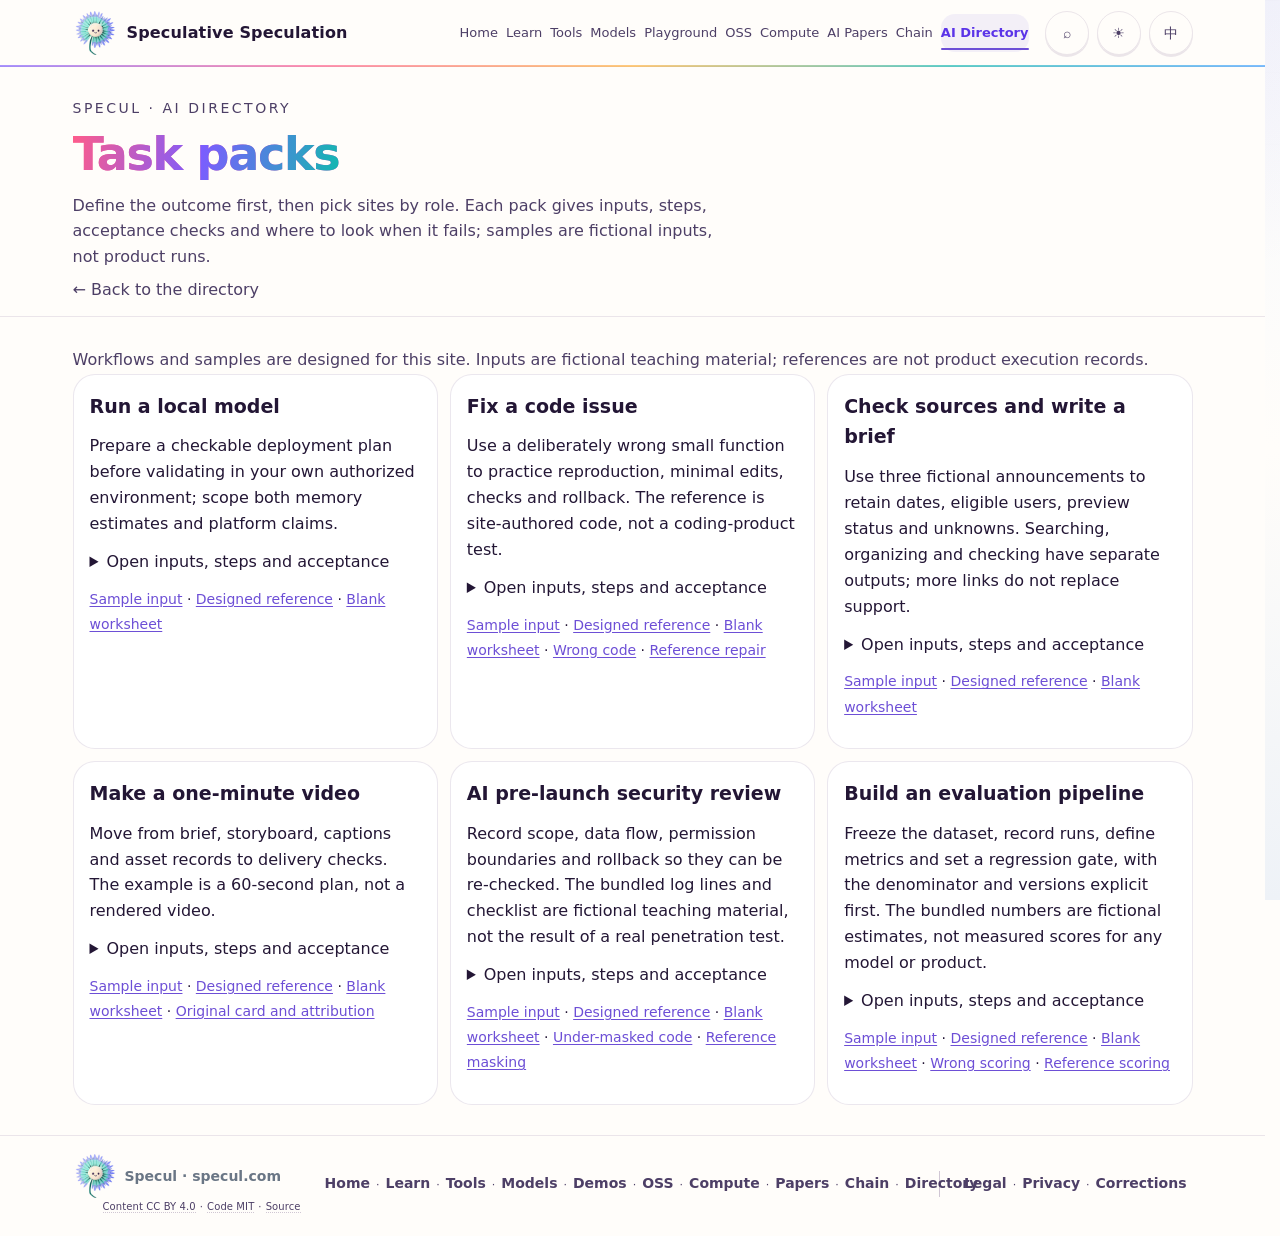
<file: site/tasks.html>
<!DOCTYPE html>
<html lang="zh-CN">
<head>
  <meta charset="UTF-8" />
  <meta name="viewport" content="width=device-width, initial-scale=1.0, viewport-fit=cover" />
  <title>任务包 · AI 导航 | 投机取巧</title>
  <meta name="description" content="按任务准备一组站外 AI 网站：6 个任务包，各自给出输入清单、执行步骤、验收标准与失败后该去查的条目；样例均为虚构输入，不含真实账号或数据。" />
  <link rel="canonical" href="https://nav.specul.com/tasks.html" />
  <meta property="og:type" content="website" />
  <meta property="og:site_name" content="任务包 · AI 导航 | 投机取巧" />
  <meta property="og:url" content="https://nav.specul.com/tasks.html" />
  <meta property="og:title" content="任务包 · AI 导航 | 投机取巧" />
  <meta property="og:description" content="按任务准备一组站外 AI 网站：6 个任务包，各自给出输入清单、执行步骤、验收标准与失败后该去查的条目；样例均为虚构输入，不含真实账号或数据。" />
  <meta property="og:locale" content="zh_CN" />
  <meta property="og:locale:alternate" content="en_US" />
  <link rel="alternate" hreflang="zh-CN" href="https://nav.specul.com/tasks.html" />
  <link rel="alternate" hreflang="en" href="https://nav.specul.com/tasks.html?lang=en" />
  <link rel="alternate" hreflang="x-default" href="https://nav.specul.com/tasks.html" />
  <meta name="theme-color" content="#16121f" />
  <link rel="icon" type="image/png" href="assets/brand/dandelion-favicon-site.png" />
  <link rel="apple-touch-icon" href="assets/brand/dandelion-apple-touch-site.png" />
  <script src="brand.js?v=37d1072be69b"></script>
  <link rel="stylesheet" href="brand.css?v=37d1072be69b" />
  <link rel="stylesheet" href="site.css" />
  <script type="application/ld+json">{"@context":"https://schema.org","@type":"CollectionPage","name":"任务包 · AI 导航","url":"https://nav.specul.com/tasks.html","description":"6 个按任务组织的资源准备流程。","inLanguage":"zh-Hans","isPartOf":{"@type":"WebSite","name":"Specul · 投机取巧","url":"https://specul.com/"}}</script>
</head>
<!-- B6（2026-10-09）：--accent 原先在这里被**内联到 body 上**（style="--accent:X"），
     同时头部又写了 :root{--accent:X} —— 两处同一份值，冗余。
     而内联样式会**赢过任何选择器**，于是主题级覆盖（html[data-theme="light"]{--accent:…}）
     完全无效：vg 的引擎名在亮色主题下一直是 1.62:1 的金色，就是因为这条内联。
     现在只保留头部那一处 —— 单一真相源，且可被主题覆盖。
     ⚠ 这段注释里**不能出现反引号**：它在模板字符串内部，反引号会提前结束模板
     （写这段时踩了第 4 次；pitfalls 里早有记录）。 -->
<body class="brand-ambient has-tabbar has-tabbar-1row">
  <a class="t-skip" href="#main"><span data-zh>跳到主要内容</span><span data-en>Skip to main content</span></a>
  <header class="site-header">
    <div class="container site-bar">
      <a class="brand" href="https://specul.com/" title="投机取巧">
        <span class="brand-dot" aria-hidden="true"></span>
        <span class="brand-text">
          <span class="brand-name" id="markName" data-zh-name="投机取巧" data-en-name="Speculative Speculation">投机取巧</span>
          <span class="brand-sub" id="markSub" data-zh-sub="Speculative Speculation" data-en-sub="">Speculative Speculation</span>
        </span>
      </a>
      <nav class="nav-links" aria-label="站点导航">
        <a href="https://specul.com/"><span data-zh>首页</span><span data-en>Home</span></a>
        <a href="https://learn.specul.com/"><span data-zh>学 AI</span><span data-en>Learn</span></a>
        <a href="https://tools.specul.com/"><span data-zh>工具</span><span data-en>Tools</span></a>
        <a href="https://models.specul.com/"><span data-zh>模型</span><span data-en>Models</span></a>
        <a href="https://demos.specul.com/"><span data-zh>作品演示</span><span data-en>Playground</span></a>
        <a href="https://oss.specul.com/"><span data-zh>开源库</span><span data-en>OSS</span></a>
        <a href="https://hardware.specul.com/"><span data-zh>硬件算力</span><span data-en>Compute</span></a>
        <a href="https://papers.specul.com/"><span data-zh>AI 论文</span><span data-en>AI Papers</span></a>
        <a href="https://chain.specul.com/"><span data-zh>链</span><span data-en>Chain</span></a>
        <a href="https://nav.specul.com/" aria-current="page"><span data-zh>AI&nbsp;导航</span><span data-en>AI Directory</span></a>
      </nav>
      <!-- 2026-10-10：.nav-tools 从 nav 元素**内部**移到外面，与 .nav-links 平级。
           放里面时窄屏下它会跟着链接一起换行：链接占满整行 → 按钮被挤到第三条
           （实测顶栏 134px、按钮组孤零零一行）。移出来后它与品牌同行，
           链接独占第二行居中 —— 这才是下面注释里方案 B 想要的样子。 -->
      <span class="nav-tools">
        <a class="icon-btn" href="https://specul.com/search.html" aria-label="搜索" data-ui-aria-label-zh="搜索" data-ui-aria-label-en="Search" title="搜索全站" data-ui-title-zh="搜索全站" data-ui-title-en="Search all sites"><span aria-hidden="true">⌕</span></a>
        <button class="icon-btn" id="themeBtn" type="button" aria-label="切换明暗主题" title="切换明暗主题">☾</button>
        <button class="icon-btn" id="langBtn" type="button" aria-label="Switch language" title="Switch language">EN</button>
      </span>
      <!-- B6（2026-10-09）：窄屏（≤900px）下 .nav-links 会隐藏，这个汉堡是替代入口。
           行为在共享 brand.js 里（一处实现、十站共用），样式在共享 brand.css。
           无脚本时 CSS 不会显示它，而是把 .nav-links 在窄屏放出来 —— 不会出现
           「导航被藏进一个点了没反应的按钮」。 -->
      <button class="nav-burger" type="button" aria-label="打开菜单" aria-expanded="false" aria-controls="navDrawer">
        <i></i><i></i><i></i>
      </button>
    </div>
  </header>
  <div class="nav-scrim"></div>
  <aside class="nav-drawer" id="navDrawer" aria-hidden="true" aria-label="站点导航">
    <div class="nav-drawer-h">
      <span class="brand-name"><span data-zh>投机取巧</span><span data-en>Speculative Speculation</span></span>
      <span class="brand-sub" data-zh-sub="Speculative Speculation" data-en-sub="">Speculative Speculation</span>
      <button class="nav-dclose" type="button" aria-label="关闭">×</button>
    </div>
    <nav class="nav-drawer-list">
      <a href="https://specul.com/"><span><span data-zh>首页</span><span data-en>Home</span></span><span class="ar" aria-hidden="true">→</span></a>
      <a href="https://learn.specul.com/"><span><span data-zh>学 AI</span><span data-en>Learn</span></span><span class="ar" aria-hidden="true">→</span></a>
      <a href="https://tools.specul.com/"><span><span data-zh>工具</span><span data-en>Tools</span></span><span class="ar" aria-hidden="true">→</span></a>
      <a href="https://models.specul.com/"><span><span data-zh>模型</span><span data-en>Models</span></span><span class="ar" aria-hidden="true">→</span></a>
      <a href="https://demos.specul.com/"><span><span data-zh>作品演示</span><span data-en>Playground</span></span><span class="ar" aria-hidden="true">→</span></a>
      <a href="https://oss.specul.com/"><span><span data-zh>开源库</span><span data-en>OSS</span></span><span class="ar" aria-hidden="true">→</span></a>
      <a href="https://hardware.specul.com/" class="nav-group-start"><span><span data-zh>硬件算力</span><span data-en>Compute</span></span><span class="ar" aria-hidden="true">→</span></a>
      <a href="https://papers.specul.com/"><span><span data-zh>AI 论文</span><span data-en>AI Papers</span></span><span class="ar" aria-hidden="true">→</span></a>
      <a href="https://chain.specul.com/"><span><span data-zh>链</span><span data-en>Chain</span></span><span class="ar" aria-hidden="true">→</span></a>
      <a href="https://nav.specul.com/" aria-current="page" class="nav-group-start" data-nav-group="external"><span><span data-zh>AI&nbsp;导航</span><span data-en>AI Directory</span></span><span class="ar" aria-hidden="true">↗</span></a>
    </nav>
    <div class="nav-drawer-foot">
      <p><span data-zh>内容站覆盖学、用、选、跑；AI 导航是站外的 AI 网站目录，点出去看。</span><span data-en>Content sites cover learn, use, choose and run; AI Directory is a catalogue of off-site AI sites.</span></p>
      <nav><a href="https://specul.com/legal.html"><span data-zh>法律条款</span><span data-en>Legal terms</span></a></nav>
    </div>
  </aside>
  <main id="main">
    <section class="section hero">
      <div class="container">
        <p class="eyebrow">SPECUL · AI DIRECTORY</p>
        <h1 class="h1"><span class="grad-title"><span data-zh>任务包</span><span data-en>Task packs</span></span></h1>
        <p class="lede"><span data-zh>先写清要完成什么，再按用途挑站点。每个包给出输入、步骤、验收与失败后去查的条目；样例是虚构输入，不是产品运行记录。</span><span data-en>Define the outcome first, then pick sites by role. Each pack gives inputs, steps, acceptance checks and where to look when it fails; samples are fictional inputs, not product runs.</span></p>
        <p class="t-sm"><a href="./"><span data-zh>← 回到站点目录</span><span data-en>← Back to the directory</span></a></p>
      </div>
    </section>
    <section class="section">
      <div class="container">
<p class="t-sm"><span data-zh>以下流程与样例由本站设计；样例均为虚构教学输入，参考文件不是产品运行记录。</span><span data-en>Workflows and samples are designed for this site. Inputs are fictional teaching material; references are not product execution records.</span></p><div class="t-grid t-grid-2"><article class="t-taskcard task-pack" id="pack-local-model"><h3><span data-zh>在本机跑一个模型</span><span data-en>Run a local model</span></h3><p><span data-zh>先交付一份能复查的部署计划，再在自己的授权环境中验证；容量数字和软件平台都要有范围。</span><span data-en>Prepare a checkable deployment plan before validating in your own authorized environment; scope both memory estimates and platform claims.</span></p><details><summary><span data-zh>展开输入、步骤与验收</span><span data-en>Open inputs, steps and acceptance</span></summary><h4><span data-zh>输入</span><span data-en>Input</span></h4><p><span data-zh>准备操作系统/架构、任务、实际可用内存、候选仓与修订、模型许可和网络限制。练习输入使用虚构的 10 GiB 预算，不代表一台真实机器。</span><span data-en>Prepare OS/architecture, task, available memory, candidate repo/revision, model licence and network constraints. The exercise assumes a fictional 10 GiB budget, not a real machine.</span></p><h4><span data-zh>交付</span><span data-en>Deliverable</span></h4><p><span data-zh>交付版本与许可记录、容量假设、待确认项；实际运行结果单独记录，未运行就保留未运行。</span><span data-en>Deliver version/licence records, capacity assumptions and unknowns. Record execution evidence separately; keep unexecuted steps unexecuted.</span></p><h4><span data-zh>按用途找资源</span><span data-en>Find resources by role</span></h4><ul><li><a href="index.html#i-ollama">Ollama</a></li><li><a href="index.html#i-lm-studio">LM Studio</a></li><li><a href="index.html#i-llamacpp">llama.cpp</a></li></ul><p class="t-sm"><span data-zh>资源是按用途举例，先展开条目的条件；没有必选组合。</span><span data-en>Resources illustrate roles. Inspect their conditions first; there is no mandatory combination.</span></p><ol><li><h4><span data-zh>写清任务与边界</span><span data-en>Define task and limits</span></h4><p><span data-zh>把输入语言、输出长度、联网限制和是否允许保存日志写进工作表。先用虚构输入，不把生产数据当首次练习。</span><span data-en>Record language, output length, network limits and logging permission. Start with fictional input rather than production data.</span></p></li><li><h4><span data-zh>确认模型与运行器是一组</span><span data-en>Match model and runtime</span></h4><p><span data-zh>保留模型仓、固定修订、文件名、许可 URL；核对运行器的该模型/格式/平台版本说明。GGUF 或接口名称相同不能替代兼容说明。</span><span data-en>Retain repository, pinned revision, filename and licence URL. Check runtime support for that model/format/platform version; an extension or API name is not compatibility evidence.</span></p></li><li><h4><span data-zh>分开算权重、缓存与预留</span><span data-en>Separate weights, cache and reserve</span></h4><p><span data-zh>用容量工具填写驻留权重、缓存结构、总缓存长度和并发。先确认公式适用架构，文件体积不直接当驻留内存。</span><span data-en>Budget resident weights, cache structure, total cached tokens and concurrency. Confirm architecture scope first; file size is not resident memory.</span></p></li><li><h4><span data-zh>把验证与计划分开保存</span><span data-en>Separate validation from planning</span></h4><p><span data-zh>计划通过后，在自己的环境以短输入检查加载、输出和实际占用，再按需求增加上下文/并发。记录失败与回退，不把估算值填成观测值。</span><span data-en>After planning, check loading, output and observed allocation with short input in your own environment, then adjust context/concurrency. Keep failures and fallback steps; do not report estimates as observations.</span></p></li></ol><h4><span data-zh>怎样判断交付合格</span><span data-en>How to check the deliverable</span></h4><ul><li><span data-zh>模型/运行器/文件修订可定位，许可与用途分别记录。</span><span data-en>Model/runtime/file revisions are identifiable, with licence and intended use recorded separately.</span></li><li><span data-zh>GiB、缓存长度、并发、架构范围与预留没有混成一个固定百分比。</span><span data-en>GiB, cached length, concurrency, architecture scope and reserve are not replaced by one fixed percentage.</span></li><li><span data-zh>参考计划的 9 GiB 估算不写成已成功运行。</span><span data-en>The reference plan’s 9 GiB estimate is not reported as successful execution.</span></li></ul><h4><span data-zh>失败后查哪里</span><span data-en>When it fails</span></h4><ul><li><a href="https://tools.specul.com/mcp/guides/failure-library.html#memory"><span data-zh>加载或容量失败</span><span data-en>Loading or memory failure</span></a></li><li><a href="https://tools.specul.com/mcp/guides/failure-library.html#tool-input"><span data-zh>模型格式/参数不匹配</span><span data-en>Format or parameter mismatch</span></a></li></ul><p><a href="https://models.specul.com/guides/gpu-cost-math.html#capacity-workbench"><span data-zh>填写上下文与并发预算</span><span data-en>Budget context and concurrency</span></a></p><p class="t-sm"><span data-zh>站内配套</span><span data-en>On-site support</span>：<a href="https://models.specul.com/data/"><span data-zh>数据</span><span data-en>Data</span></a> · <a href="https://hardware.specul.com/cloud/"><span data-zh>云算力</span><span data-en>Cloud</span></a> · <a href="https://tools.specul.com/skills/"><span data-zh>Skills</span><span data-en>Skills</span></a> · <a href="https://models.specul.com/evals/"><span data-zh>评测</span><span data-en>Evals</span></a> · <a href="https://oss.specul.com/"><span data-zh>开源库</span><span data-en>OSS</span></a></p></details><p class="pack-downloads"><a href="samples/task-packs/local-model-input.json" download><span data-zh>输入样例</span><span data-en>Sample input</span></a> · <a href="samples/task-packs/local-model-reference.json" download><span data-zh>参考结果</span><span data-en>Designed reference</span></a> · <a href="samples/task-packs/local-model-worksheet.json" download><span data-zh>空白工作表</span><span data-en>Blank worksheet</span></a></p></article><article class="t-taskcard task-pack" id="pack-bug-fix"><h3><span data-zh>修一个代码问题</span><span data-en>Fix a code issue</span></h3><p><span data-zh>用一个故意写错的小函数练习复现、最小修改、验证与回退；参考修复属于本站代码，不是编码产品实测。</span><span data-en>Use a deliberately wrong small function to practice reproduction, minimal edits, checks and rollback. The reference is site-authored code, not a coding-product test.</span></p><details><summary><span data-zh>展开输入、步骤与验收</span><span data-en>Open inputs, steps and acceptance</span></summary><h4><span data-zh>输入</span><span data-en>Input</span></h4><p><span data-zh>下载 add-bug.mjs 与输入 JSON。约定 add 接受两个有限数字并求和；本练习不扩展成金额计算库或数据清洗功能。</span><span data-en>Download add-bug.mjs and the input JSON. The contract adds two finite numbers; this exercise does not expand into a money library or data-cleaning feature.</span></p><h4><span data-zh>交付</span><span data-en>Deliverable</span></h4><p><span data-zh>交付复现步骤、最小补丁、前后检查结果和回退方法。保留 bug 输入，不只给一段修改后代码。</span><span data-en>Deliver reproduction steps, a minimal patch, before/after checks and rollback instructions. Preserve the failing input, not just the repaired code.</span></p><h4><span data-zh>按用途找资源</span><span data-en>Find resources by role</span></h4><ul><li><a href="index.html#i-vs-code">VS Code</a></li></ul><p class="t-sm"><span data-zh>资源是按用途举例，先展开条目的条件；没有必选组合。</span><span data-en>Resources illustrate roles. Inspect their conditions first; there is no mandatory combination.</span></p><ol><li><h4><span data-zh>先得到可复现的差异</span><span data-en>Reproduce a difference</span></h4><p><span data-zh>确认文件与运行环境，把预期和实际结果分开写。例如 2+3 预期为 5，错误版本返回 -1。这里只描述随包代码，不归因于某个 AI 工具。</span><span data-en>Record file/environment and separate expected from observed output. For 2+3, expect 5; the bundled wrong version returns -1. This concerns the supplied code, not an AI product.</span></p></li><li><h4><span data-zh>限定修改范围</span><span data-en>Bound the edit</span></h4><p><span data-zh>只修函数中的错误运算，不重构目录、引入依赖或改动不相关文件。使用外部助手前先核对会上传哪些代码与日志。</span><span data-en>Fix the wrong operation without reorganizing directories, adding dependencies or touching unrelated files. Check code/log uploads before using an external assistant.</span></p></li><li><h4><span data-zh>检查补丁与结果</span><span data-en>Check patch and results</span></h4><p><span data-zh>读 diff，再用正数、负数和零的输入检查。测试要能区分错误与正确实现；不要把两边都通过的例子当修复证据。</span><span data-en>Inspect the diff, then check positive, negative and zero inputs. Cases must distinguish wrong and repaired implementations; a case both pass is insufficient evidence.</span></p></li><li><h4><span data-zh>留下可撤回的交付</span><span data-en>Keep a reversible deliverable</span></h4><p><span data-zh>保存原文件或补丁，写出如何恢复与哪些行为未覆盖。下载的参考文件供对照，不应替代对自己改动的检查。</span><span data-en>Keep the original or a patch, with rollback instructions and untested behavior. Downloaded reference code is not a substitute for checking your own edits.</span></p></li></ol><h4><span data-zh>怎样判断交付合格</span><span data-en>How to check the deliverable</span></h4><ul><li><span data-zh>至少一个复现输入在错误版本失败、修复版本通过。</span><span data-en>At least one reproduction case distinguishes the wrong and repaired versions.</span></li><li><span data-zh>补丁只更改约定范围，未添加远程调用或依赖。</span><span data-en>The patch stays within scope and adds no remote calls or dependencies.</span></li><li><span data-zh>检查结果、运行范围和回退方法均可复查。</span><span data-en>Check results, execution scope and rollback remain inspectable.</span></li></ul><h4><span data-zh>失败后查哪里</span><span data-en>When it fails</span></h4><ul><li><a href="https://tools.specul.com/mcp/guides/failure-library.html#files"><span data-zh>助手读不到文件或字段</span><span data-en>Missing file or field access</span></a></li><li><a href="https://tools.specul.com/mcp/guides/failure-library.html#tool-input"><span data-zh>工具参数或权限错误</span><span data-en>Tool parameter or permission errors</span></a></li></ul><p><a href="https://tools.specul.com/mcp/guides/playbook-fix-a-bug.html"><span data-zh>继续完整修复流程</span><span data-en>Continue the full repair workflow</span></a></p><p class="t-sm"><span data-zh>站内配套</span><span data-en>On-site support</span>：<a href="https://models.specul.com/data/"><span data-zh>数据</span><span data-en>Data</span></a> · <a href="https://hardware.specul.com/cloud/"><span data-zh>云算力</span><span data-en>Cloud</span></a> · <a href="https://tools.specul.com/skills/"><span data-zh>Skills</span><span data-en>Skills</span></a> · <a href="https://models.specul.com/evals/"><span data-zh>评测</span><span data-en>Evals</span></a> · <a href="https://oss.specul.com/"><span data-zh>开源库</span><span data-en>OSS</span></a></p></details><p class="pack-downloads"><a href="samples/task-packs/bug-fix-input.json" download><span data-zh>输入样例</span><span data-en>Sample input</span></a> · <a href="samples/task-packs/bug-fix-reference.json" download><span data-zh>参考结果</span><span data-en>Designed reference</span></a> · <a href="samples/task-packs/bug-fix-worksheet.json" download><span data-zh>空白工作表</span><span data-en>Blank worksheet</span></a> · <a href="samples/task-packs/add-bug.mjs" download><span data-zh>错误代码</span><span data-en>Wrong code</span></a> · <a href="samples/task-packs/add-reference.mjs" download><span data-zh>参考修复</span><span data-en>Reference repair</span></a></p></article><article class="t-taskcard task-pack" id="pack-research"><h3><span data-zh>核对资料并写简报</span><span data-en>Check sources and write a brief</span></h3><p><span data-zh>用三条虚构公告练习保留日期、对象、预览状态与未知项。查找、整理和核实各自交付，不用更多链接替代证据。</span><span data-en>Use three fictional announcements to retain dates, eligible users, preview status and unknowns. Searching, organizing and checking have separate outputs; more links do not replace support.</span></p><details><summary><span data-zh>展开输入、步骤与验收</span><span data-en>Open inputs, steps and acceptance</span></summary><h4><span data-zh>输入</span><span data-en>Input</span></h4><p><span data-zh>输入 JSON 包含同一虚构产品的三条公告。只以包内原文做第一次练习，不能把虚构产品当真实服务搜索后补写事实。</span><span data-en>The input JSON contains three announcements for one fictional product. Use only those texts initially; do not search for the fictional product and invent real-world facts.</span></p><h4><span data-zh>交付</span><span data-en>Deliverable</span></h4><p><span data-zh>交付一页简报和结论—出处表，标出日期、对象、支持位置、冲突与未确认项。</span><span data-en>Deliver a one-page brief and claim-to-source record with dates, eligible users, locations, conflicts and unknowns.</span></p><h4><span data-zh>按用途找资源</span><span data-en>Find resources by role</span></h4><ul><li><a href="index.html#i-kagi">Kagi</a></li><li><a href="index.html#i-notebooklm">NotebookLM</a></li><li><a href="index.html#i-elicit">Elicit</a></li></ul><p class="t-sm"><span data-zh>资源是按用途举例，先展开条目的条件；没有必选组合。</span><span data-en>Resources illustrate roles. Inspect their conditions first; there is no mandatory combination.</span></p><ol><li><h4><span data-zh>先写可回答的问题</span><span data-en>Write an answerable question</span></h4><p><span data-zh>本例只问预览对象、是否延期、公众何时可用。将问题和未知项记录下来，避免从公告标题直接推全面上线。</span><span data-en>Ask who receives the preview, whether it was delayed, and when public availability begins. Record unknowns; a headline does not establish general release.</span></p></li><li><h4><span data-zh>给资料分工</span><span data-en>Assign a purpose to each source/tool</span></h4><p><span data-zh>搜索工具找原文线索；资料阅读工具整理已收集来源；学术文献工具只在问题涉及论文时使用。三种角色不要求每次全部加入。</span><span data-en>Search tools locate originals; source-reading tools organize collected material; scholarly tools are relevant only to paper-related questions. All three are not mandatory for every task.</span></p></li><li><h4><span data-zh>逐条链接到原文位置</span><span data-en>Locate support for every claim</span></h4><p><span data-zh>本例用 A/B/C 和段落号定位。真实材料保留原始 URL、访问日与必要引文；预览、延期和范围必须一起保留。</span><span data-en>Use A/B/C and paragraph IDs in the exercise. For real sources, retain original URLs, access dates and necessary passages; preserve preview status, delay and scope together.</span></p></li><li><h4><span data-zh>把未确认留在简报里</span><span data-en>Keep unknowns in the brief</span></h4><p><span data-zh>关掉摘要回原文检查每个关键句。没有公开上线日期就写未给出，不把两份相同来源的答案当独立交叉证据。</span><span data-en>Return from summaries to originals for each key sentence. If no public date is given, keep it unknown. Two answers based on one source are not independent evidence.</span></p></li></ol><h4><span data-zh>怎样判断交付合格</span><span data-en>How to check the deliverable</span></h4><ul><li><span data-zh>每条结论均对应 A/B/C 的具体位置，没出现虚构的公众上线日或价格变化。</span><span data-en>Every claim locates A/B/C evidence without invented public dates or price changes.</span></li><li><span data-zh>预览范围与延期的时间关系清楚；新闻标题没有变成能力承诺。</span><span data-en>Preview scope and the timing of the delay are explicit; headlines do not become capability promises.</span></li><li><span data-zh>上传真实文档前已核对账号、数据处理与导出要求。</span><span data-en>Account, data-processing and export requirements are checked before uploading real documents.</span></li></ul><h4><span data-zh>失败后查哪里</span><span data-en>When it fails</span></h4><ul><li><a href="https://tools.specul.com/mcp/guides/failure-library.html#citations"><span data-zh>引文找不到或支持不足</span><span data-en>Missing or insufficient citation support</span></a></li><li><a href="https://tools.specul.com/mcp/guides/failure-library.html#retrieval"><span data-zh>检索没有召回原文</span><span data-en>Retrieval missed the source</span></a></li></ul><p><a href="https://tools.specul.com/mcp/guides/playbook-research-brief.html"><span data-zh>继续研究简报的完整流程</span><span data-en>Continue the research-brief workflow</span></a></p><p class="t-sm"><span data-zh>站内配套</span><span data-en>On-site support</span>：<a href="https://models.specul.com/data/"><span data-zh>数据</span><span data-en>Data</span></a> · <a href="https://hardware.specul.com/cloud/"><span data-zh>云算力</span><span data-en>Cloud</span></a> · <a href="https://tools.specul.com/skills/"><span data-zh>Skills</span><span data-en>Skills</span></a> · <a href="https://models.specul.com/evals/"><span data-zh>评测</span><span data-en>Evals</span></a> · <a href="https://oss.specul.com/"><span data-zh>开源库</span><span data-en>OSS</span></a></p></details><p class="pack-downloads"><a href="samples/task-packs/research-input.json" download><span data-zh>输入样例</span><span data-en>Sample input</span></a> · <a href="samples/task-packs/research-reference.json" download><span data-zh>参考结果</span><span data-en>Designed reference</span></a> · <a href="samples/task-packs/research-worksheet.json" download><span data-zh>空白工作表</span><span data-en>Blank worksheet</span></a></p></article><article class="t-taskcard task-pack" id="pack-video"><h3><span data-zh>制作一分钟视频</span><span data-en>Make a one-minute video</span></h3><p><span data-zh>从任务书、分镜、字幕和素材记录走到交付检查。示例是一份 60 秒计划，不冒充已经渲染的视频。</span><span data-en>Move from brief, storyboard, captions and asset records to delivery checks. The example is a 60-second plan, not a rendered video.</span></p><details><summary><span data-zh>展开输入、步骤与验收</span><span data-en>Open inputs, steps and acceptance</span></summary><h4><span data-zh>输入</span><span data-en>Input</span></h4><p><span data-zh>主题为“让结论能回到来源”的教学短片。输入给出八段时长和自制 SVG 卡片；没有第三方音乐、人物肖像或声音授权。</span><span data-en>The teaching film explains tracing a claim to its source. Inputs include eight durations and a site-authored SVG card; no third-party music, likeness or voice permissions are supplied.</span></p><h4><span data-zh>交付</span><span data-en>Deliverable</span></h4><p><span data-zh>交付任务书、分镜表、素材许可表、字幕稿、渲染参数和验收记录。只有实际导出并回放后，才能把视频状态改为完成。</span><span data-en>Deliver brief, storyboard, asset-rights ledger, caption script, render settings and checks. Mark a video complete only after actual export and playback.</span></p><h4><span data-zh>按用途找资源</span><span data-en>Find resources by role</span></h4><ul><li><a href="index.html#i-runway">Runway</a></li></ul><p class="t-sm"><span data-zh>资源是按用途举例，先展开条目的条件；没有必选组合。</span><span data-en>Resources illustrate roles. Inspect their conditions first; there is no mandatory combination.</span></p><ol><li><h4><span data-zh>先确定事实和受众</span><span data-en>Set facts and audience</span></h4><p><span data-zh>一句话说明观众需要带走什么。把事实句与演示句分开；未核实的数据不写进旁白。</span><span data-en>State what viewers should learn. Separate factual claims from illustration; do not put unverified numbers in narration.</span></p></li><li><h4><span data-zh>按镜头分配时间与素材</span><span data-en>Allocate shots and assets</span></h4><p><span data-zh>将八段时长相加，计划应为 60 秒；每段写画面、文字、声音与来源。现有 SVG 是原始教学素材，不能据此补上其他音乐的许可。</span><span data-en>Sum eight shot durations to 60 seconds. Record visual, text, sound and source per shot. The supplied SVG is original teaching material, not a licence for unrelated music.</span></p></li><li><h4><span data-zh>检查生成与导出条件</span><span data-en>Check generation and export conditions</span></h4><p><span data-zh>选工具前核对账号、素材输入、收费、保存格式和水印。目录目前只确认 Runway 账号内 Assets 可批量下载 ZIP，不保证具体模型分辨率或方案额度。</span><span data-en>Check accounts, asset input, billing, output format and watermarks before choosing tools. The directory confirms Runway Assets ZIP batch downloads only, not model resolution or plan quotas.</span></p></li><li><h4><span data-zh>导出后分开回放检查</span><span data-en>Inspect the exported file</span></h4><p><span data-zh>检查实际时长、画面/字幕同步、音量、来源与许可、播放器和目标平台要求。用实际文件记录结果；计划与预览不等于交付完成。</span><span data-en>Check actual duration, visual/caption sync, audio, evidence/rights, player and destination requirements. Record the actual file; a plan or preview is not completed delivery.</span></p></li></ol><h4><span data-zh>怎样判断交付合格</span><span data-en>How to check the deliverable</span></h4><ul><li><span data-zh>八段计划时长合计 60 秒，实际视频时长仍待导出后确认。</span><span data-en>Eight planned durations sum to 60 seconds; actual video duration awaits export.</span></li><li><span data-zh>每项素材有来源与许可，未知授权素材不进入发布包。</span><span data-en>Each asset has provenance and rights; assets with unknown permissions stay out of publication.</span></li><li><span data-zh>字幕、音量、容器/编码、平台要求与导出限制分别检查。</span><span data-en>Check captions, audio, container/codec, destination requirements and export restrictions separately.</span></li></ul><h4><span data-zh>失败后查哪里</span><span data-en>When it fails</span></h4><ul><li><a href="https://tools.specul.com/mcp/guides/failure-library.html#files"><span data-zh>素材或导出文件打不开</span><span data-en>Unreadable assets or exports</span></a></li><li><a href="https://tools.specul.com/mcp/guides/failure-library.html#latency"><span data-zh>生成或导出排队过久</span><span data-en>Generation/export queuing</span></a></li></ul><p><a href="https://tools.specul.com/mcp/guides/playbook-60s-video.html"><span data-zh>继续一分钟视频的完整流程</span><span data-en>Continue the one-minute-video workflow</span></a></p><p class="t-sm"><span data-zh>站内配套</span><span data-en>On-site support</span>：<a href="https://models.specul.com/data/"><span data-zh>数据</span><span data-en>Data</span></a> · <a href="https://hardware.specul.com/cloud/"><span data-zh>云算力</span><span data-en>Cloud</span></a> · <a href="https://tools.specul.com/skills/"><span data-zh>Skills</span><span data-en>Skills</span></a> · <a href="https://models.specul.com/evals/"><span data-zh>评测</span><span data-en>Evals</span></a> · <a href="https://oss.specul.com/"><span data-zh>开源库</span><span data-en>OSS</span></a></p></details><p class="pack-downloads"><a href="samples/task-packs/video-input.json" download><span data-zh>输入样例</span><span data-en>Sample input</span></a> · <a href="samples/task-packs/video-reference.json" download><span data-zh>参考结果</span><span data-en>Designed reference</span></a> · <a href="samples/task-packs/video-worksheet.json" download><span data-zh>空白工作表</span><span data-en>Blank worksheet</span></a> · <a href="samples/task-packs/source-card.svg" download><span data-zh>原始图卡与署名</span><span data-en>Original card and attribution</span></a></p></article><article class="t-taskcard task-pack" id="pack-security-review"><h3><span data-zh>AI 上线前安全评审</span><span data-en>AI pre-launch security review</span></h3><p><span data-zh>把评审范围、数据流、权限边界与回退条件写成可复查的记录；随包日志和检查表是虚构教学材料，不是一次真实渗透测试的结论。</span><span data-en>Record scope, data flow, permission boundaries and rollback so they can be re-checked. The bundled log lines and checklist are fictional teaching material, not the result of a real penetration test.</span></p><details><summary><span data-zh>展开输入、步骤与验收</span><span data-en>Open inputs, steps and acceptance</span></summary><h4><span data-zh>输入</span><span data-en>Input</span></h4><p><span data-zh>一个虚构检索问答助手的系统说明、三条含两式虚构密钥的日志行，以及账号、工具权限、留存三类边界。随附工时与费用只是虚构估算，不指向任何真实系统或事件响应价格。</span><span data-en>A system description of a fictional retrieval assistant, three log lines carrying two fictional key formats, and three boundaries: accounts, tool permissions and retention. The hours and cost figures are fictional estimates and describe no real system or incident price.</span></p><h4><span data-zh>交付</span><span data-en>Deliverable</span></h4><p><span data-zh>交付范围表、数据流与边界记录、检查项台账（依据、结果、复现方式）、未决风险与回退方案。只有实际执行并留下证据的检查才能标为通过。</span><span data-en>Deliver a scope table, data-flow and boundary record, a check ledger (basis, result, reproduction) and open risks with rollback. Mark a check passed only when it was actually run and evidenced.</span></p><h4><span data-zh>按用途找资源</span><span data-en>Find resources by role</span></h4><ul><li><a href="index.html#i-guardrails-ai">Guardrails AI</a></li><li><a href="index.html#i-langfuse">Langfuse</a></li><li><a href="index.html#i-github">GitHub</a></li></ul><p class="t-sm"><span data-zh>资源是按用途举例，先展开条目的条件；没有必选组合。</span><span data-en>Resources illustrate roles. Inspect their conditions first; there is no mandatory combination.</span></p><ol><li><h4><span data-zh>先固定评审范围与资产</span><span data-en>Fix scope and assets</span></h4><p><span data-zh>写明被测版本、涉及的数据类别、谁能看到生产提示词与日志、哪些能力会走到外部。练习范围要标注为教学范围，不冒充对真实系统的审计结论。</span><span data-en>State the version under review, the data classes involved, who can see production prompts and logs, and which capabilities reach outside. Label the exercise scope as teaching scope; it is not an audit of a real system.</span></p></li><li><h4><span data-zh>画数据流并标注边界</span><span data-en>Map the data flow and its boundaries</span></h4><p><span data-zh>按用户输入、应用、模型提供方、追踪与存储四段，分别写是否离开本机、是否留存、留存多久。厂商隐私表述记作文档声明并附日期，不记作已验证行为。</span><span data-en>For input, application, model provider and tracing/storage, record whether data leaves the machine, whether it is retained and for how long. Keep vendor privacy statements as dated documentation claims, not verified behaviour.</span></p></li><li><h4><span data-zh>用可复查的检查项走一轮</span><span data-en>Run one round of re-checkable checks</span></h4><p><span data-zh>覆盖提示注入、越权工具调用、密钥进入日志、依赖已知漏洞与导出删除路径。每项写依据（官方页面、代码或实测）、结果和复现步骤；没跑就留空，不填推测。</span><span data-en>Cover prompt injection, over-permitted tool calls, secrets reaching logs, known dependency vulnerabilities, and export/deletion paths. Record the basis (official page, code or an actual run), the result and the reproduction; leave unrun items blank instead of guessing.</span></p></li><li><h4><span data-zh>交付风险表与上线条件</span><span data-en>Deliver the risk register and release conditions</span></h4><p><span data-zh>每条风险给缓解、责任人、验证方式与回退，并把未覆盖和不适用分开写。是否可上线按范围与证据判断，不折算总分或等级。</span><span data-en>Give each risk a mitigation, owner, verification method and rollback, keeping not covered distinct from not applicable. Release readiness follows scope and evidence, not an overall score or grade.</span></p></li></ol><h4><span data-zh>怎样判断交付合格</span><span data-en>How to check the deliverable</span></h4><ul><li><span data-zh>每条结论都能回到具体位置（文件与行、配置项或带日期的官方页面），没有把看起来稳妥当证据。</span><span data-en>Every conclusion returns to a specific location (file and line, configuration key or dated official page); it looks safe is not recorded as evidence.</span></li><li><span data-zh>随包日志里两处虚构密钥（正文中的 sk- 值与 URL 查询串里的 token 值）在脱敏结果中都不可读，未覆盖的形式明确标注未覆盖。</span><span data-en>Both fictional secrets in the bundled logs — the sk- value in the message and the token value in a URL query — are unreadable after masking, and uncovered formats stay labelled uncovered.</span></li><li><span data-zh>依赖公告、模型许可与数据留存各有来源与核验日期；厂商宣传语与实测结果没有混写。</span><span data-en>Dependency advisories, model licences and data retention each carry their own source and check date; marketing statements are not mixed with observed results.</span></li></ul><h4><span data-zh>失败后查哪里</span><span data-en>When it fails</span></h4><ul><li><a href="https://tools.specul.com/mcp/guides/failure-library.html#auth"><span data-zh>身份、密钥与权限边界</span><span data-en>Identity, keys and permission boundaries</span></a></li><li><a href="https://tools.specul.com/mcp/guides/failure-library.html#tool-input"><span data-zh>工具参数越界或被拒</span><span data-en>Tool arguments out of range or rejected</span></a></li><li><a href="https://tools.specul.com/mcp/guides/failure-library.html#json"><span data-zh>日志字段解析成功但仍缺项</span><span data-en>Log fields parse yet remain incomplete</span></a></li></ul><p><a href="https://tools.specul.com/mcp/guides/guardrails.html"><span data-zh>继续 agent 护栏清单</span><span data-en>Continue with the agent-guardrails checklist</span></a></p><p class="t-sm"><span data-zh>站内配套</span><span data-en>On-site support</span>：<a href="https://models.specul.com/data/"><span data-zh>数据</span><span data-en>Data</span></a> · <a href="https://hardware.specul.com/cloud/"><span data-zh>云算力</span><span data-en>Cloud</span></a> · <a href="https://tools.specul.com/skills/"><span data-zh>Skills</span><span data-en>Skills</span></a> · <a href="https://models.specul.com/evals/"><span data-zh>评测</span><span data-en>Evals</span></a> · <a href="https://oss.specul.com/"><span data-zh>开源库</span><span data-en>OSS</span></a></p></details><p class="pack-downloads"><a href="samples/task-packs/security-review-input.json" download><span data-zh>输入样例</span><span data-en>Sample input</span></a> · <a href="samples/task-packs/security-review-reference.json" download><span data-zh>参考结果</span><span data-en>Designed reference</span></a> · <a href="samples/task-packs/security-review-worksheet.json" download><span data-zh>空白工作表</span><span data-en>Blank worksheet</span></a> · <a href="samples/task-packs/redact-bug.mjs" download><span data-zh>漏脱敏样例</span><span data-en>Under-masked code</span></a> · <a href="samples/task-packs/redact-reference.mjs" download><span data-zh>参考脱敏</span><span data-en>Reference masking</span></a></p></article><article class="t-taskcard task-pack" id="pack-eval-pipeline"><h3><span data-zh>搭一条评测流水线</span><span data-en>Build an evaluation pipeline</span></h3><p><span data-zh>从冻结数据集、运行记录、指标口径到回归门槛，先写清分母与版本；随包数字是虚构估算，不是任何模型或产品的实测得分。</span><span data-en>Freeze the dataset, record runs, define metrics and set a regression gate, with the denominator and versions explicit first. The bundled numbers are fictional estimates, not measured scores for any model or product.</span></p><details><summary><span data-zh>展开输入、步骤与验收</span><span data-en>Open inputs, steps and acceptance</span></summary><h4><span data-zh>输入</span><span data-en>Input</span></h4><p><span data-zh>一个虚构评测集的十条样本（其中两条未判定）、指标定义草案和一份标注为虚构的成本估算。练习不含真实用户数据，也不声称跑过任何模型或服务商。</span><span data-en>The input has ten samples from a fictional dataset (two left unjudged), a draft metric definition and a cost estimate labelled fictional. There is no real user data, and nothing here claims that a model or provider was run.</span></p><h4><span data-zh>交付</span><span data-en>Deliverable</span></h4><p><span data-zh>交付版本固定的数据集、指标口径（分子、分母、未判定处理）、运行记录、回归门槛与失败样本清单；未执行的运行保持未执行。</span><span data-en>Deliver a version-pinned dataset, metric definitions (numerator, denominator and unjudged handling), run records, a regression gate and the failing cases. Runs that were not executed stay unexecuted.</span></p><h4><span data-zh>按用途找资源</span><span data-en>Find resources by role</span></h4><ul><li><a href="index.html#i-deepeval">DeepEval</a></li><li><a href="index.html#i-mlflow">MLflow</a></li><li><a href="index.html#i-langfuse">Langfuse</a></li></ul><p class="t-sm"><span data-zh>资源是按用途举例，先展开条目的条件；没有必选组合。</span><span data-en>Resources illustrate roles. Inspect their conditions first; there is no mandatory combination.</span></p><ol><li><h4><span data-zh>先冻结数据集与口径</span><span data-en>Freeze the dataset and definitions</span></h4><p><span data-zh>写明样本来源、去重规则、每条的正确判定标准和什么算不可判定，并给数据集一个版本号。合成样本要标注，不从线上日志静默取样。</span><span data-en>State sample provenance, deduplication, the correct-answer rule per case and what counts as unjudgeable, then give the dataset a version. Label synthetic cases; do not silently harvest production logs.</span></p></li><li><h4><span data-zh>给每次运行留下可比的记录</span><span data-en>Keep run records comparable</span></h4><p><span data-zh>每次运行记数据集版本、提示词与代码修订、模型标识与参数、判定所用标准。缺字段就写缺，不用事后说明把两次运行抹平成一样。</span><span data-en>Record the dataset version, prompt and code revision, model identifier and parameters and the judging standard for each run. Note missing fields instead of backfilling notes that make two runs look identical.</span></p></li><li><h4><span data-zh>算指标时守住分母</span><span data-en>Guard the denominator when scoring</span></h4><p><span data-zh>先决定未判定、报错与超时样本是否进入分母，再算准确率等指标，并把计数和百分比一起给出。跳过比例偏高时先查原因，而不是先调门槛。</span><span data-en>Decide first whether unjudged, errored and timed-out rows enter the denominator, then compute accuracy and report counts together with percentages. If many rows are skipped, investigate the cause before moving the threshold.</span></p></li><li><h4><span data-zh>设回归门槛并保留失败样本</span><span data-en>Set a regression gate and keep failing cases</span></h4><p><span data-zh>门槛写成相对上一基线的差值和允许波动区间，失败样本单独归档供复查。成本与时长用虚构估算并标明，不写成厂商承诺或实测吞吐。</span><span data-en>State the gate as a delta from the previous baseline with an allowed band, and archive failing cases for review. Mark cost and duration as fictional estimates rather than vendor promises or measured throughput.</span></p></li></ol><h4><span data-zh>怎样判断交付合格</span><span data-en>How to check the deliverable</span></h4><ul><li><span data-zh>每个指标都有定义、分子与分母规则和数据来源；未判定样本单独计数，既不算通过也不算失败。</span><span data-en>Every metric has a definition, numerator and denominator rule and data source; unjudged rows are counted separately, never as a pass or a fail.</span></li><li><span data-zh>两次运行可以对比：数据集版本、模型标识与判定标准都在记录里，改动可追。</span><span data-en>Two runs are comparable: dataset version, model identifier and judging standard are in the record, so changes are traceable.</span></li><li><span data-zh>随包评分函数在含未判定样本的输入上给出与参考解一致的数字，全部未判定时返回无法计算。</span><span data-en>The bundled scoring function matches the reference on inputs that contain unjudged rows, and returns not-computable when nothing was judged.</span></li></ul><h4><span data-zh>失败后查哪里</span><span data-en>When it fails</span></h4><ul><li><a href="https://tools.specul.com/mcp/guides/failure-library.html#json"><span data-zh>输出解析成功但字段缺失</span><span data-en>Parsing succeeded but fields are missing</span></a></li><li><a href="https://tools.specul.com/mcp/guides/failure-library.html#retrieval"><span data-zh>检索样本回不到原文</span><span data-en>Retrieved samples do not return to the source</span></a></li><li><a href="https://tools.specul.com/mcp/guides/failure-library.html#latency"><span data-zh>排队与延迟影响时长估算</span><span data-en>Queuing and latency distort duration estimates</span></a></li></ul><p><a href="https://tools.specul.com/mcp/guides/evaluation.html"><span data-zh>继续 agent 评测流程</span><span data-en>Continue with the agent-evaluation workflow</span></a></p><p class="t-sm"><span data-zh>站内配套</span><span data-en>On-site support</span>：<a href="https://models.specul.com/data/"><span data-zh>数据</span><span data-en>Data</span></a> · <a href="https://hardware.specul.com/cloud/"><span data-zh>云算力</span><span data-en>Cloud</span></a> · <a href="https://tools.specul.com/skills/"><span data-zh>Skills</span><span data-en>Skills</span></a> · <a href="https://models.specul.com/evals/"><span data-zh>评测</span><span data-en>Evals</span></a> · <a href="https://oss.specul.com/"><span data-zh>开源库</span><span data-en>OSS</span></a></p></details><p class="pack-downloads"><a href="samples/task-packs/eval-pipeline-input.json" download><span data-zh>输入样例</span><span data-en>Sample input</span></a> · <a href="samples/task-packs/eval-pipeline-reference.json" download><span data-zh>参考结果</span><span data-en>Designed reference</span></a> · <a href="samples/task-packs/eval-pipeline-worksheet.json" download><span data-zh>空白工作表</span><span data-en>Blank worksheet</span></a> · <a href="samples/task-packs/score-bug.mjs" download><span data-zh>错误计分样例</span><span data-en>Wrong scoring</span></a> · <a href="samples/task-packs/score-reference.mjs" download><span data-zh>参考计分</span><span data-en>Reference scoring</span></a></p></article></div>
      </div>
    </section>
  </main>
  <footer class="site-footer foot-single">
    <div class="container foot-line">
      <div class="foot-brand">
        <span class="foot-brand-main">
          <span class="brand-dot" aria-hidden="true"></span>
          <span class="foot-copy"><span data-zh>投机取巧 · specul.com</span><span data-en>Specul · specul.com</span></span>
        </span>
        <span class="foot-license"><a href="https://specul.com/LICENSE-CONTENT.txt"><span data-zh>内容 CC BY 4.0</span><span data-en>Content CC BY 4.0</span></a><span class="sep" aria-hidden="true">·</span><a href="https://specul.com/LICENSE.txt"><span data-zh>代码 MIT</span><span data-en>Code MIT</span></a><span class="sep" aria-hidden="true">·</span><a class="foot-source" href="https://github.com/speculcom/ai-sites-directory" target="_blank" rel="noopener"><span data-zh>源码</span><span data-en>Source</span></a></span>
      </div>
      <nav class="foot-sites" aria-label="Footer site links">
        <a class="site-link" href="https://specul.com/"><span data-zh>首页</span><span data-en>Home</span></a><span class="sep site-sep" aria-hidden="true">·</span>
        <a class="site-link" href="https://learn.specul.com/"><span data-zh>学 AI</span><span data-en>Learn</span></a><span class="sep site-sep" aria-hidden="true">·</span>
        <a class="site-link" href="https://tools.specul.com/"><span data-zh>工具</span><span data-en>Tools</span></a><span class="sep site-sep" aria-hidden="true">·</span>
        <a class="site-link" href="https://models.specul.com/"><span data-zh>模型</span><span data-en>Models</span></a><span class="sep site-sep" aria-hidden="true">·</span>
        <a class="site-link" href="https://demos.specul.com/"><span data-zh>演示</span><span data-en>Demos</span></a><span class="sep site-sep" aria-hidden="true">·</span>
        <a class="site-link" href="https://oss.specul.com/"><span data-zh>开源</span><span data-en>OSS</span></a><span class="sep site-sep" aria-hidden="true">·</span>
        <a class="site-link" href="https://hardware.specul.com/"><span data-zh>算力</span><span data-en>Compute</span></a><span class="sep site-sep" aria-hidden="true">·</span>
        <a class="site-link" href="https://papers.specul.com/"><span data-zh>论文</span><span data-en>Papers</span></a><span class="sep site-sep" aria-hidden="true">·</span>
        <a class="site-link" href="https://chain.specul.com/"><span data-zh>链</span><span data-en>Chain</span></a><span class="sep site-sep" aria-hidden="true">·</span>
        <a class="site-link" href="https://nav.specul.com/"><span data-zh>导航</span><span data-en>Directory</span></a>
      </nav>
      <nav class="foot-legal" aria-label="Legal and corrections">
        <a href="https://specul.com/legal.html"><span data-zh>法律</span><span data-en>Legal</span></a><span class="sep" aria-hidden="true">·</span>
        <a href="https://specul.com/legal.html#s8"><span data-zh>隐私</span><span data-en>Privacy</span></a><span class="sep" aria-hidden="true">·</span>
        <a href="https://specul.com/correct.html"><span data-zh>纠错</span><span data-en>Corrections</span></a>
      </nav>
    </div>
  </footer>
<nav class="nav-tabbar nav-tabbar-1row" aria-label="快捷导航">
    <a href="https://specul.com/"><span class="ti" aria-hidden="true">◎</span><span data-zh>首页</span><span data-en>Home</span></a>
    <a href="https://learn.specul.com/"><span class="ti" aria-hidden="true">▤</span><span data-zh>学AI</span><span data-en>Learn</span></a>
    <a href="https://tools.specul.com/"><span class="ti" aria-hidden="true">◈</span><span data-zh>工具</span><span data-en>Tools</span></a>
    <a href="https://models.specul.com/"><span class="ti" aria-hidden="true">▦</span><span data-zh>模型</span><span data-en>Models</span></a>
    <a href="https://demos.specul.com/"><span class="ti" aria-hidden="true">▷</span><span data-zh>演示</span><span data-en>Demos</span></a>
    <a href="https://oss.specul.com/"><span class="ti" aria-hidden="true">▧</span><span data-zh>开源</span><span data-en>OSS</span></a>
    <a href="https://hardware.specul.com/"><span class="ti" aria-hidden="true">▣</span><span data-zh>算力</span><span data-en>Chips</span></a>
    <a href="https://papers.specul.com/"><span class="ti" aria-hidden="true">▥</span><span data-zh>论文</span><span data-en>Papers</span></a>
    <a href="https://chain.specul.com/"><span class="ti" aria-hidden="true">◇</span><span data-zh>链</span><span data-en>Chain</span></a>
    <a href="https://nav.specul.com/" aria-current="page" data-nav-group="external"><span class="ti" aria-hidden="true">↗</span><span data-zh>导航</span><span data-en>Nav</span></a>
</nav>
</body>
</html>
</file>
<file: site/brand.css>
/* Specul shared design system. History: _archive/ui-before-20261024. */


:root {
  /* ── 色：暗色为默认 ── */

  --bg:        #07060e;
  --bg-raise:  #0b0913;
  --bg-panel:  #100d1a;
  --bg-inset:  #0a0814;

  --line:        rgba(255, 255, 255, .1);
  --line-mid:    rgba(255, 255, 255, .18);
  --line-strong: rgba(255, 255, 255, .24);

  --ink:       #f6f2ff;
  --ink-mid:   #c3b8dd;

  --ink-dim:   #9b8fb8;
  --ink-faint: #7f8792;

  /* 品牌紫：唯一主色，用于强调与标识 */
  --brand:      #8b7cf8;
  --brand-soft: rgba(139, 124, 248, .14);
  --brand-line: rgba(139, 124, 248, .34);

  /* 功能青：仅用于「可交互 / 数据」这类功能性提示 */
  --cyan:      #3ddbc8;
  --cyan-soft: rgba(61, 219, 200, .12);
  /* 青色底上的前景色（2026-10-10 新增）。
     nav 的 .chip.is-on 原本在本站写死 #04121a / #fff 两套 ——
     那是「同一个组件的同一处前景色写两遍」，每站都可能抄错一份。 */
  --cyan-on:   #04121a;

  --cat-violet:      #a78bfa;   --cat-violet-ink:  #c4b0ff;   --cat-violet-soft: rgba(167, 139, 250, .2);
  --cat-rose:        #ff7ba1;   --cat-rose-ink:    #ff9ab8;   --cat-rose-soft:   rgba(255, 92, 138, .2);
  --cat-amber:       #ffc35c;   --cat-amber-ink:   #ffcf7a;   --cat-amber-soft:  rgba(255, 176, 58, .2);
  --cat-teal:        #3ad4cc;   --cat-teal-ink:    #5fd8d2;   --cat-teal-soft:   rgba(18, 184, 176, .2);
  --cat-blue:        #63b0ff;   --cat-blue-ink:    #8cc6ff;   --cat-blue-soft:   rgba(59, 158, 255, .2);
  --cat-lime:        #a3e34a;   --cat-lime-ink:    #b6e56a;   --cat-lime-soft:   rgba(132, 204, 22, .2);

  /* 状态色：语义固定，不作装饰 */
  --ok:    #4ade80;   /* 已核验 */
  --warn:  #fbbf24;   /* 部分核验 */
  --stop:  #f87171;   /* 过期 / 风险 */

  --ok-soft:   rgba(74, 222, 128, .15);   --ok-ink:   #8ce8ad;
  --warn-soft: rgba(251, 191, 36, .15);   --warn-ink: #f5cf7a;
  --stop-soft: rgba(248, 113, 113, .14);  --stop-ink: #f7a3a3;

  --c-form:    #5aa9f5;  --c-form-on:    #04121f;   /* 形态：IDE / CLI / 厂商云 */
  --c-layer:   #a78bfa;  --c-layer-on:   #120a2e;   /* 抽象层：原语 / 编排 / 开箱 */
  --c-use:     #3ddbc8;  --c-use-on:     #04211d;   /* 用途：编程 / 办公 / 研究 */
  --c-state:   #4ade80;  --c-state-on:   #04230f;   /* 状态：已核验 / 部分 / 过期 */
  --c-quant:   #f5c542;  --c-quant-on:   #241a02;   /* 量化档：Q4 / Q8 / FP16 */
  --c-class:   #fb923c;  --c-class-on:   #2a1003;   /* 分类：nav 的12 个大类 */
  /* 每个维度的柔和底（用于 tag / 卡片左条 / 徽章底）*/
  --c-form-soft:  rgba(90, 169, 245, .14);
  --c-layer-soft: rgba(167, 139, 250, .14);
  --c-use-soft:   rgba(61, 219, 200, .14);
  --c-state-soft: rgba(74, 222, 128, .14);
  --c-quant-soft: rgba(245, 197, 66, .14);
  --c-class-soft: rgba(251, 146, 60, .14);

  --q-lossless: #a78bfa;  --q-lossless-soft: rgba(167, 139, 250, .14);  /* 近似无损 */
  --q-conserv:  #5aa9f5;  --q-conserv-soft:  rgba(90, 169, 245, .14);   /* 保守 */
  --q-balance:  #3ddbc8;  --q-balance-soft:  rgba(61, 219, 200, .14);   /* 平衡 */
  --q-ctx:      #f5c542;  --q-ctx-soft:      rgba(245, 197, 66, .14);   /* 长上下文 */
  --q-extreme:  #fb923c;  --q-extreme-soft:  rgba(251, 146, 60, .14);   /* 极限压缩 */

  /* ── 字号：语义命名 ── */

  --fs-micro: 13px;     /* 角标、计数（原 12）*/
  --fs-xs:    14px;     /* meta、次要（原 13）*/
  --fs-sm:    16px;     /* 卡片正文（原 15）*/
  --fs-base:  16px;     /* 正文（原 15）—— 这一档是「读起来累不累」的关键 */
  --fs-lg:    19px;     /* 卡片标题（原 18）*/
  --fs-xl:    23px;     /* 区块标题（原 22）*/
  /* 大号数字（首页与 models 的统计数）—— 2026-10-10 新增。
     原来各站写死 24px/30px 不一，改这一个档即六站统一。 */
  --fs-stat:  24px;
  --fs-2xl:   var(--display-sub);

  --fs-3xl:   var(--display);

  /* ── 行高 ── */
  --lh-tight: 1.16;
  --lh-snug:  1.42;

  --lh-body:  1.62;   /* 2026-11-22：按全站紧凑化要求从 1.75 收紧，仍保留中文正文可读性 */

  /* ── 间距（8px 基线；2026-11-22 全站紧凑化一档）── */
  --sp-1: 4px;
  --sp-2: 8px;
  --sp-3: 12px;
  --sp-4: 16px;
  --sp-5: 24px;

  --sp-5b: 30px;

  --sp-6: 44px;
  --sp-7: 64px;

  --text: var(--ink);            /* 正文色 */
  --text-dim: var(--ink-dim);    /* 弱化正文 */
  --muted: var(--ink-mid);       /* meta / 说明文字 */
  --dim: var(--ink-dim);         /* 旧名 --dim */
  --panel: var(--bg-panel);      /* 卡片底 */
  --panel-solid: var(--bg-raise);
  --bg-soft: var(--bg-inset);    /* 柔和底 */
  --gold: var(--c-quant);        /* 金色强调 → 量化档色 */
  --accent: var(--brand);        /* 站点 accent */
  --card-accent: var(--brand);
  --border: var(--line);
  --pa: var(--brand-soft);
  --dc: var(--c-class);          /* nav 分类色变量 */
  --red: var(--stop);
  --font: var(--mono);

  --brand-on: #fff;

  /* v6：圆角整体上调一档（同上，依据是亲和力探针的 radiusCard 基线）。
   * 4→8 与 8→12 是最关键的两档：它们覆盖徽章、chip、按钮这些**到处都是**的小组件，
   * 「锐利感」主要来自这里，而不是大面板。 */
  --r-xs: 8px;    /* 徽章、色条、输入框、代码块（原 4）*/
  --r-sm: 14px;   /* 标签、chip、按钮（原 8）*/
  --r:    22px;   /* 卡片（主体，最常用）（原 12）*/
  --r-lg: 22px;   /* 大面板、对话框、modal（原 18）*/
  /* B6：补两档大圆角（S2 的卡片用 20/26px）。 */
  --r-xl: 24px;   /* 原 20 */
  --r-2xl: 30px;  /* 原 26 */
  --container: min(1120px, 90vw);

  --container-wide: min(1560px, 92vw);

  --measure: 40em;        /* 正文行宽上限 */
  --measure-wide: 34em;   /* 导语行宽上限（17px 字号下 ≈ 40 汉字） */
  --ring: rgba(139, 124, 248, .7);

  --ease: cubic-bezier(.4, 0, .2, 1);

  --shadow: 0 2px 6px -2px rgba(0, 0, 0, .4), 0 14px 30px -20px rgba(0, 0, 0, .7);
  --shadow-hi: 0 4px 12px -4px rgba(0, 0, 0, .5), 0 22px 44px -24px rgba(0, 0, 0, .8);
  /* 玻璃表面：页头 / 底部 tab bar 用。必须跟着主题走（见亮色块）。 */
  --glass: rgba(22, 18, 31, .88);

  --display: var(--display-sub);
  --display-sub: clamp(28px, 3.8vw, 46px); /* 首屏与详情页主标共用这一档 */
  --h2: clamp(23px, 2.8vw, 32px);
  --lede: 17px;
  --lede-lh: 1.58;
  /* 区块纵向留白：从 52~88px 收到 40px 一档，六站同一档 */
  --section-pad: var(--sp-5b);
  --section-pad-sm: var(--sp-5);
  --block-gap: var(--sp-4);

  /* 兼容别名：v1 页面仍在引用，迁移完成后删除。
     --vio → --brand；--grad-text → 品牌紫实色（v2 不再用渐变文字） */
  --vio: var(--brand);
  --grad-text: var(--brand);
  --mono: ui-monospace, "SF Mono", Menlo, Consolas, monospace;

  --grad-title-from: var(--cat-rose);
  --grad-title-mid:  var(--cat-violet);
  --grad-title-to:   var(--cat-teal);
}

  /* 宽屏放宽行宽：容器已封顶 1120px，所以在容器内把行宽放开一档 */
  @media (min-width: 1600px) {
    :root { --measure: 46em; --measure-wide: 40em; }
  }
/* 超宽屏（≥2200px）再放宽一档：容器已经到 1720px，
   行宽若不跟着放，导语会只占容器 1/3（实测 2560 下 36%）。 */
@media (min-width: 2200px) {
    :root { --measure: 54em; --measure-wide: 48em; }
  }

@media (min-width: 1560px) { :root { --container: min(1320px, 88vw); } }
@media (min-width: 1800px) { :root { --container: min(1480px, 86vw); } }
@media (min-width: 2200px) { :root { --container: min(1720px, 82vw); } }
@media (min-width: 2800px) { :root { --container: min(2000px, 78vw); } }

/* 浅色：不是把暗色反过来，是重新给一套值 */
[data-theme="light"] {

  --bg:        #fffdfa;
  --bg-raise:  #ffffff;
  --bg-panel:  #ffffff;
  --bg-inset:  #f7f3ff;

  --line:        rgba(60, 25, 90, .1);
  --line-mid:    rgba(60, 25, 90, .16);
  --line-strong: rgba(60, 25, 90, .24);

  --ink:       #231635;
  --ink-mid:   #4d3f66;
  --ink-dim:   #6d5c85;
  /* B5（2026-10-09）：与深色主题同理。#707c8c 在白底上 4.13:1，差一点点到 4.5；
   * 压暗 5% 到 #6a7685 即 4.51:1（算出来的最小改动，层次几乎看不出差别）。
   * v6：底色改为暖奶油后仍达标（a11y 探针两主题 0 违规）。 */
  --ink-faint: #6a7685;

  --brand:      #6d4fd6;
  --brand-soft: rgba(109, 79, 214, .08);
  --brand-line: rgba(109, 79, 214, .28);

  --cyan:      #0b7c72;
  --cyan-soft: rgba(13, 148, 136, .1);
  --cyan-on:   #ffffff;   /* 亮色下 --cyan 被压深，前景必须反转为白字 */

  /* 分类色盘 · 亮色主题（2026-10-10 · 与暗色同一组，值取自首页内联）
     ⚠ 亮色下 `ink` 是**压暗版**（原首页值），因为浅底上浅色文字达不到 AA。
       改任何一个值都必须重跑 `a11y-contrast --strict`。 */
  --cat-violet:      #7c5cff;   --cat-violet-ink:  #5b34e8;   --cat-violet-soft: rgba(124, 92, 255, .13);
  --cat-rose:        #ff5c8a;   --cat-rose-ink:    #c81e56;   --cat-rose-soft:   rgba(255, 92, 138, .13);
  --cat-amber:       #ffb03a;   --cat-amber-ink:   #9a5f00;   --cat-amber-soft:  rgba(255, 176, 58, .16);
  --cat-teal:        #12b8b0;   --cat-teal-ink:    #07706a;   --cat-teal-soft:   rgba(18, 184, 176, .13);
  --cat-blue:        #3b9eff;   --cat-blue-ink:    #0b6fc4;   --cat-blue-soft:   rgba(59, 158, 255, .13);
  --cat-lime:        #84cc16;   --cat-lime-ink:    #3f7200;   --cat-lime-soft:   rgba(132, 204, 22, .14);

  --ok:    #15803d;
  --warn:  #b45309;
  --stop:  #dc2626;

  /* 亮色下的徽章两档（与暗色同名，供徽章组件统一引用）。
     亮底上必须用**更深**的一档才够 AA —— 这是暗色那组值不能直接搬过来的原因。 */
  --ok-soft:   rgba(21, 128, 61, .10);   --ok-ink:   #166534;
  --warn-soft: rgba(180, 83, 9, .10);    --warn-ink: #92400e;
  --stop-soft: rgba(220, 38, 38, .09);   --stop-ink: #991b1b;

  /* 内容维度色板 · 亮色主题（2026-10-03）
     亮色下用同色系更深一档 —— 对底色仍 ≥3.6:1，且配白字 ≥3.7:1 可读。 */
  --c-form:    #1f6fc4;  --c-form-on:    #ffffff;
  --c-layer:   #6d4fd6;  --c-layer-on:   #ffffff;
  --c-use:     #0b7c72;  --c-use-on:     #ffffff;
  --c-state:   #15803d;  --c-state-on:   #ffffff;

  --c-quant:   #906807;  --c-quant-on:   #ffffff;
  --c-class:   #c2410c;  --c-class-on:   #ffffff;
  --c-form-soft:  rgba(31, 111, 196, .10);
  --c-layer-soft: rgba(109, 79, 214, .10);
  --c-use-soft:   rgba(13, 148, 136, .10);
  --c-state-soft: rgba(21, 128, 61, .10);
  --c-quant-soft: rgba(169, 122, 8, .10);
  --c-class-soft: rgba(194, 65, 12, .10);

  /* 量化档 · 亮色：tier 标签是 0.7rem(≈11px) 小字，属正文级→ 必须 ≥4.5:1。
     实测 #0d9488(3.65) / #a97a08(3.74) 不够，各自加深一档后达标。 */
  --q-lossless: #6248c4;  --q-lossless-soft: rgba(98, 72, 196, .10);
  --q-conserv:  #1a5fae;  --q-conserv-soft:  rgba(26, 95, 174, .10);
  --q-balance:  #0f766e;  --q-balance-soft:  rgba(15, 118, 110, .10);
  --q-ctx:      #8a6209;  --q-ctx-soft:      rgba(138, 98, 9, .10);
  --q-extreme:  #b8460f;  --q-extreme-soft:  rgba(184, 70, 15, .10);

  --shadow: 0 2px 6px -2px rgba(60, 25, 90, .1), 0 12px 28px -20px rgba(60, 25, 90, .28);
  --shadow-hi: 0 4px 10px -4px rgba(60, 25, 90, .14), 0 20px 40px -24px rgba(60, 25, 90, .34);
  --glass: rgba(255, 253, 250, .9);
}

* { box-sizing: border-box; }
html { scroll-behavior: smooth; background: var(--bg); scroll-padding-top: 96px; }
body {
  margin: 0;
  background: var(--bg);
  color: var(--ink);
  font-family: "Segoe UI", "PingFang SC", "Microsoft YaHei", "Noto Sans SC", system-ui, -apple-system, sans-serif;
  font-size: var(--fs-base);
  line-height: var(--lh-body);
  -webkit-font-smoothing: antialiased;
  text-rendering: optimizeLegibility;
}
h1, h2, h3, h4, p, ul, ol, figure { margin: 0; padding: 0; }

h1 { font-size: var(--display-sub); line-height: var(--lh-tight); font-weight: 800; letter-spacing: -.028em;
  text-wrap: balance;
  margin: 0 0 var(--sp-3); }
/* 只在窄屏生效的语义换行：桌面保持一行，手机上在逗号后断，避免把「一件」「解决」拆开。 */
.br-sm { display: none; }
@media (max-width: 768px) { .br-sm { display: inline; } }
h2 { font-size: var(--h2); line-height: var(--lh-tight); font-weight: 700; letter-spacing: -.018em; }
ul, ol { list-style: none; }
img, svg { max-width: 100%; display: block; }
a { color: inherit; text-decoration: none; }
button { background: 0; border: 0; color: inherit; cursor: pointer; font: inherit; }
code, kbd, pre { overflow-wrap: anywhere; }
::selection { background: var(--brand-soft); }

:focus-visible {
  outline: 2px solid var(--ring);
  outline-offset: 3px;
  border-radius: var(--r-sm);
}

.container { width: var(--container); margin-inline: auto; }
.mono { font-family: ui-monospace, "SF Mono", Menlo, Consolas, monospace; font-variant-numeric: tabular-nums; }

.brand-ambient::before {
  content: "";
  position: fixed; inset: 0; z-index: -1; pointer-events: none;

  background: var(--bg);
}
.brand-ambient::after {
  content: "";
  position: fixed; inset: 0; z-index: -1; pointer-events: none; opacity: .5;
  background-image:
    linear-gradient(rgba(255,255,255,.045) 1px, transparent 1px),
    linear-gradient(90deg, rgba(255,255,255,.045) 1px, transparent 1px);
  background-size: 72px 72px;
  -webkit-mask-image: radial-gradient(ellipse 90% 60% at 50% 0%, #000 10%, transparent 72%);
  mask-image: radial-gradient(ellipse 90% 60% at 50% 0%, #000 10%, transparent 72%);
}
[data-theme="light"] .brand-ambient::before {
  background:
    radial-gradient(1100px 620px at 78% -8%,
      color-mix(in srgb, var(--brand) 9%, transparent), transparent 60%),
    linear-gradient(180deg, #f7f9fc 0%, var(--bg) 50%, #eef2f7 100%);
}
[data-theme="light"] .brand-ambient::after {
  background-image:
    linear-gradient(rgba(15,23,42,.05) 1px, transparent 1px),
    linear-gradient(90deg, rgba(15,23,42,.05) 1px, transparent 1px);
}

.grad-title {
  background: linear-gradient(100deg,
    var(--grad-title-from),
    var(--grad-title-mid) 48%,
    var(--grad-title-to));
  -webkit-background-clip: text;
  background-clip: text;
  color: transparent;
}
/* 降级：不支持 background-clip:text 的浏览器上至少还是品牌紫，
   而不是「透明字看不见」—— 这条比看起来重要 */
@supports not ((-webkit-background-clip: text) or (background-clip: text)) {
  .grad-title { color: var(--brand); }
}

h1 {
  background: linear-gradient(100deg,
    var(--grad-title-from),
    var(--grad-title-mid) 48%,
    var(--grad-title-to));
  -webkit-background-clip: text;
  background-clip: text;
  color: transparent;
}
/* 副标题 / 说明性子节点还原为正常墨色 */
h1 .sub,
h1 .h1-sub,
h1 small { -webkit-text-fill-color: currentColor; color: var(--ink-dim); }
@supports not ((-webkit-background-clip: text) or (background-clip: text)) {
  h1 { color: var(--ink); }
}

/* 十站首页统一标题区：一行主标 + 一句具体说明，同一左对齐、同一字号。
   2026-11-24：去掉各站 kicker/eyebrow/两行口号，首屏只留有信息量的内容。 */
.site-hero {
  padding: 26px 0 16px;
}
.site-hero h1 {
  margin: 0 0 6px;
  max-width: none;
  font-size: clamp(24px, 3.8vw, 46px);
  line-height: 1.02;
  letter-spacing: -.035em;
  white-space: nowrap;
}
.site-hero .site-hero-deck {
  margin: 0;
  max-width: 82ch;
  color: var(--ink-mid);
  font-size: var(--lede);
  line-height: 1.45;
}
.site-hero .site-hero-row {
  display: flex;
  align-items: flex-start;
  justify-content: space-between;
  gap: 24px;
}
@media (max-width: 760px) {
  .site-hero { padding: 18px 0 12px; }
  .site-hero h1 { font-size: clamp(24px, 7vw, 34px); }
  .site-hero .site-hero-deck { font-size: 15px; }
  .site-hero .site-hero-row { display: block; }
}

.site-header {
  position: sticky; top: 0; z-index: 60;
  border-bottom: 1px solid var(--line);
  background: color-mix(in srgb, var(--bg) 82%, transparent);
  backdrop-filter: blur(20px) saturate(160%);
  -webkit-backdrop-filter: blur(20px) saturate(160%);
}
.site-bar {
  display: flex; align-items: center; justify-content: space-between;
  gap: var(--sp-4); min-height: 66px; padding-block: var(--sp-2);
}
.brand { display: inline-flex; align-items: center; gap: 10px; white-space: nowrap; }

/* 2026-11-24：品牌标从「渐变圆角方块＋两只眼」换成蒲公英头部。
   头部是透明 PNG，只保留花盘和花瓣，不再靠伪元素画脸；28px 下仍能看清一张脸。
   背景图放在每个站点自己的 assets/brand/ 下，由 sync-brand.mjs 同步过去。 */
/* 品牌标：透明底的整株薄荷蒲公英，让它在浅色页头里直接落在页面底色上，
   不再套深色方块；深色页头同样用这一张，花瓣和笑脸自带深色勾边。 */
.brand-dot {
width: 44px; height: 44px; border-radius: 0; flex-shrink: 0; position: relative;
background: url("assets/brand/dandelion-mark-site.png") center / contain no-repeat;
}
.brand-dot::before, .brand-dot::after { content: none; }
.brand-text { display: flex; flex-direction: column; gap: 1px; }
/* 字重 800 = 首页取值（ui-parity 实测原先首页 800 / 分站 700） */
.brand-name { font-size:var(--fs-sm); font-weight: 800; letter-spacing: .01em; line-height: 1.2; }
.brand-sub { font-size: 10px; color: var(--ink-faint); letter-spacing: .06em; line-height: 1.2; }

.nav-links { display: flex; align-items: center; gap: var(--sp-5); margin-left: auto; }
.nav-links > a {

  font-size: var(--fs-xs); color: var(--ink-mid); position: relative;
  padding-block: var(--sp-2); transition: color .16s var(--ease);
}
.nav-links > a:hover { color: var(--ink); }
/* 标签永远不拆行：导航站激活态加粗后，「AI导航 ↗」曾在 1440px 被挤成两行，
   箭头掉到胶囊外面。后来改成双伪元素分工（下划线 ::before、箭头 ::after），
   这道 nowrap 保险仍留在共享层。 */
.nav-links > a { white-space: nowrap; }
/* 901–1180px：品牌 + 9 项 + 三个圆钮会把导航挤成逐字竖排（1024px 实测每项高 65px）。
   这一段不收进抽屉（抽屉只在 ≤900 出现），改为缩间距、缩字号。 */
@media (max-width: 1180px) and (min-width: 901px) {
  .nav-links { gap: 14px; }
  .nav-links > a { font-size: 13px; }
  .site-bar { gap: var(--sp-3); }
}

.nav-links > a[aria-current] { color: var(--cat-violet-ink); font-weight: 800; }
/* 下划线用 ::before，把 ::after 让给外链箭头（AI导航 激活时两者会同时命中，
   之前都挂在 ::after 上，箭头被 2px 高的下划线盒子挤到胶囊外面）。 */
.nav-links > a[aria-current]::before {
  content: ""; position: absolute; left: 0; right: 0; bottom: 2px;
  height: 2px; border-radius: 2px; background: var(--brand);
}
.nav-tools { display: inline-flex; align-items: center; gap: var(--sp-2); }
.icon-btn {
  width: 44px; height: 44px; display: grid; place-items: center;
  border: 1px solid var(--line);

  border-radius: 999px;
  font-size:var(--fs-xs); color: var(--ink-mid); background: transparent;
  transition: border-color .16s var(--ease), color .16s var(--ease);
}
.icon-btn:hover { border-color: var(--line-strong); color: var(--ink); }

.site-footer {
border-top: 1px solid var(--line);
/* 上下留白取首页的 22 / 26px（原先共享层是 --sp-5 / --sp-6，桌面下 60px，
   与首页差一截 —— 六站页脚高度因此不一致）。 */
padding: 22px 0 26px;
color: var(--ink-faint); font-size: var(--fs-xs);
margin-top: auto;
}
.foot-row {
  display: flex; flex-wrap: wrap; align-items: center;
  gap: var(--sp-3) var(--sp-5); justify-content: space-between;
}
.foot-brand { display: inline-flex; align-items: center; gap: 9px; white-space: nowrap; }
.foot-copy { color: var(--ink-faint); }

.foot-links { display: flex; flex-wrap: wrap; gap: 6px; flex: 0 0 auto; }
.foot-links > a {
  display: inline-flex; align-items: center; padding: 5px 12px;
  border-radius: 999px; color: var(--ink-mid); background: var(--bg-panel);
  border: 1px solid var(--line); font-size: var(--fs-xs); font-weight: 750;
  text-decoration: none; transition: border-color .18s, color .18s;
}
.foot-links > a:hover { border-color: var(--cat-violet); color: var(--cat-violet-ink); }
.foot-links > a[aria-current] { color: var(--cat-violet-ink); border-color: var(--cat-violet); }
.foot-legal-links { display: flex; flex-wrap: wrap; gap: 8px; flex: 0 0 auto; margin-left: auto; }
.foot-legal-links > a {
  display: inline-flex; align-items: center; padding: 5px 13px;
  border-radius: 999px; border: 1px solid var(--line); color: var(--ink-mid);
  font-size: var(--fs-xs); font-weight: 750; text-decoration: none; transition: border-color .18s, color .18s;
}
.foot-legal-links > a:hover { border-color: var(--cat-violet); color: var(--cat-violet-ink); background: var(--cat-violet-soft); }

/* v8 T8（L3 商标声明）：页脚固定一句商标行。
   六站共享 shell 的 footer() 生成；www/learn 手写外壳手改同步。
   不抢视觉：--ink-faint 最弱层级、--fs-xs 最小字号，一行换行不溢出。 */
.foot-trademark {
  margin: 10px 0 0; color: var(--ink-faint); font-size: var(--fs-xs);
  line-height: 1.5; overflow-wrap: anywhere;
}

@media (max-width: 768px) {
  .foot-links, .foot-legal-links { gap: 4px; margin-left: 0; }
  .foot-links > a, .foot-legal-links > a {
    padding: 4px 9px; font-size: 12px; font-weight: 600;
  }
}
@media (max-width: 400px) {
  /* 更窄时导航类药丸（较长文字）换行，避免单行溢出 */
  .foot-links { width: 100%; }
  .foot-links > a, .foot-legal-links > a { padding: 4px 8px; font-size: 12px; }
}

.t-skip {
  position: absolute; left: var(--sp-3); top: 10px; z-index: 100;
  transform: translateY(-180%);

  background: var(--brand); color: #06080d;
  padding: 10px 16px; border-radius: var(--r-sm);
  font-size: var(--fs-xs); font-weight: 600;
  transition: transform .16s var(--ease);
}
.t-skip:focus { transform: translateY(0); }

a, code, kbd, samp { overflow-wrap: anywhere; }

[data-theme="light"] .t-skip { color: #fff; }

.nav-burger {
  display: none; flex-direction: column; justify-content: center; gap: 4px;
  width: 44px; height: 44px; padding: 0 6px; background: transparent;
  border: 1px solid var(--line-mid); border-radius: var(--r-sm); cursor: pointer;
}
.nav-burger i { display: block; height: 2px; background: var(--ink-mid); border-radius: 2px; transition: transform .2s var(--ease), opacity .2s var(--ease); }
.nav-burger[aria-expanded="true"] i:nth-child(1) { transform: translateY(6px) rotate(45deg); }
.nav-burger[aria-expanded="true"] i:nth-child(2) { opacity: 0; }
.nav-burger[aria-expanded="true"] i:nth-child(3) { transform: translateY(-6px) rotate(-45deg); }
.nav-scrim { display: none; position: fixed; inset: 0; z-index: 50; background: rgba(0, 0, 0, .45); opacity: 0; pointer-events: none; transition: opacity .24s var(--ease); }
.nav-scrim.open { opacity: 1; pointer-events: auto; }
.nav-drawer {
  display: none; flex-direction: column; position: fixed; top: 0; right: 0; bottom: 0; z-index: 60;
  width: min(78vw, 300px); background: var(--bg-panel); border-left: 1px solid var(--line);
  box-shadow: -14px 0 40px -20px rgba(0, 0, 0, .5);
  transform: translateX(102%); transition: transform .28s var(--ease);
  padding: 16px 0 calc(14px + env(safe-area-inset-bottom, 0px));

  overflow-x: hidden; overflow-y: auto;
}
.nav-drawer.open { transform: none; }
.nav-drawer-h { display: flex; align-items: center; justify-content: space-between; padding: 0 20px 14px; border-bottom: 1px solid var(--line); }
.nav-dclose { width: 44px; height: 44px; border: 1px solid var(--line-mid); background: transparent; color: var(--ink-mid); border-radius: 9px; font-size: 18px; cursor: pointer; line-height: 1; }
.nav-drawer-list { display: flex; flex-direction: column; padding: 8px 12px; }
.nav-drawer-list a { display: flex; align-items: center; justify-content: space-between; padding: 13px 12px; border-radius: 12px; color: var(--ink); font-size:var(--fs-sm); font-weight: 700; text-decoration: none; }
.nav-drawer-list a:active { background: var(--brand-soft); }
.nav-drawer-list a .ar { color: var(--ink-dim); font-size:var(--fs-xs); }
.nav-drawer-foot { margin-top: auto; padding: 14px 20px 0; border-top: 1px solid var(--line); }
.nav-drawer-foot p { margin: 0 0 8px; color: var(--ink-dim); font-size:var(--fs-xs); }
.nav-drawer-foot nav { display: flex; gap: 14px; }
.nav-drawer-foot nav a { color: var(--ink-mid); font-size:var(--fs-xs); font-weight: 700; }
.nav-tabbar {
  display: none; position: fixed; left: 0; right: 0; bottom: 0; z-index: 40;
  background: var(--glass); backdrop-filter: blur(18px) saturate(160%);
  border-top: 1px solid var(--line); padding-bottom: calc(6px + env(safe-area-inset-bottom, 0px));
}
.nav-tabbar a, .nav-tabbar button {
  flex: 1; display: flex; flex-direction: column; align-items: center; gap: 2px;
  padding: 7px 2px 6px; background: transparent; border: 0; color: var(--ink-dim);
  font: inherit; font-size: 10px; font-weight: 700; text-decoration: none; cursor: pointer;
}
.nav-tabbar a[aria-current="page"], .nav-tabbar button[aria-expanded="true"] { color: var(--brand); }
.nav-tabbar .ti { font-size: 17px; line-height: 1; }
/* 2026-11-18：9 项单排、铺满一屏。旧「4 入口 + 更多」与双排结构都没有
   .nav-tabbar-1row，所以这些规则不会影响尚未重建的站。底栏用短标签：
   学AI / 演示 / 算力 / AI论文，正式站名仍以顶栏、抽屉、页脚为准。 */
.nav-tabbar-1row { gap: 0; }
.nav-tabbar-1row a {
  min-width: 0; gap: 1px; padding: 6px 0 5px;
  white-space: nowrap; letter-spacing: -0.1px;
}
/* 临时兼容：2026-11-18 早批重建的 demos 仍带双排 5+4 标记。
   等它下一次用新 shell 重建、换成 .nav-tabbar-1row 后，这段可删。 */
.nav-tabbar-2row { flex-direction: column; }
.nav-tabbar-2row .tb-row { display: flex; width: 100%; }
.nav-tabbar-2row .tb-row + .tb-row { margin-top: 2px; padding-top: 3px; border-top: 1px solid var(--line); }
.nav-tabbar-2row .tb-row-deep a { color: var(--ink-dim); font-size: 10px; }
.nav-tabbar-2row .tb-row-deep a .ti { font-size: 14px; }
.nav-tabbar-2row .tb-row-deep a[aria-current="page"] { color: var(--brand); }
@media (max-width: 900px) {
  .nav-burger { display: flex; }
  .nav-scrim, .nav-drawer { display: flex; }
  /* 9 项导航在 768 附近会与汉堡并存并横向溢出：900 以下统一收进抽屉。 */
  .nav-links { flex: 0 0 auto; }
  .nav-links > a { display: none; }
  /* 顶部导航收起后，底部导航必须接上：769–900px 这一段原先两头都没有入口。 */
  .nav-tabbar { display: flex; }
  .foot-links { display: none; }
  body.has-tabbar .site-footer, body.has-tabbar .foot { padding-bottom: calc(78px + env(safe-area-inset-bottom, 0px)); }
}
@media (max-width: 768px) {
  .nav-tabbar { display: flex; }
  /* 窄屏隐藏页脚的站群链接 —— 取首页的做法，提进共享层。
     理由与首页原注释一致：底部 tab bar（4 入口 + 「更多」开抽屉）已经覆盖同一批入口，
     页脚再写一遍在 390px 下要多占两三行。HTML 里仍然保留（无脚本也可达）。 */
  .foot-links { display: none; }
  /* 有 tab bar 的页面要给页脚留出底部空间，否则最后一行被挡住 */
  body.has-tabbar .site-footer, body.has-tabbar .foot { padding-bottom: calc(128px + env(safe-area-inset-bottom, 0px)); }
  body.has-tabbar-1row .site-footer, body.has-tabbar-1row .foot { padding-bottom: calc(78px + env(safe-area-inset-bottom, 0px)); }
}
@media (prefers-reduced-motion: reduce) {
  .nav-burger i, .nav-scrim, .nav-drawer { transition: none !important; }
}
/* 无脚本时不能把导航藏进抽屉：汉堡按钮是 <button>，没有 JS 点了没反应。
   所以 JS 可用时由 brand.js 给 <html> 加 .js-on，只有此时才启用抽屉。 */
html:not(.js-on) .nav-burger { display: none; }
html:not(.js-on) .nav-tools, html:not(.js-on) #tabMore { display: none; }
@media (max-width: 900px) {
  html:not(.js-on) .site-bar { flex-wrap: wrap; }
  html:not(.js-on) .nav-links { flex: 1 0 100%; flex-wrap: wrap; gap: var(--sp-3); }
  html:not(.js-on) .nav-links > a { display: block; }
}
@media (max-width: 900px) { html:not(.js-on) .nav-links { display: flex !important; } }

.t-hero {
  font-size: var(--fs-3xl); line-height: var(--lh-tight);

  font-weight: 800; margin: 0 0 var(--sp-4);
}
.t-h1 {

  font-size: var(--display-sub); line-height: var(--lh-tight);
  font-weight: 800; letter-spacing: -.028em; margin: 0 0 var(--sp-3);
}
.t-h2 {
  font-size: var(--fs-xl); line-height: var(--lh-snug);
  font-weight: 700; letter-spacing: -.018em; margin: 0 0 var(--sp-3);
}
.t-h3 {
  font-size: var(--fs-lg); line-height: var(--lh-snug);
  font-weight: 650; margin: 0;
}
.t-lede { font-size: 17px; line-height: var(--lh-body); color: var(--ink-mid); max-width: var(--measure-wide); margin: 0; }
.t-sm { font-size: var(--fs-sm); line-height: 1.68; color: var(--ink-mid); }
.t-xs { font-size: var(--fs-xs); line-height: 1.6; color: var(--ink-dim); }

/* 区块 eyebrow：中文优先，不再散落英文装饰 */
.t-eyebrow {
  display: flex; align-items: center; gap: var(--sp-2);
  font-size: var(--fs-micro); font-weight: 600;
  letter-spacing: .14em; color: var(--ink-faint);
  margin: 0 0 var(--sp-3);
}
.t-eyebrow::before {
  content: ""; width: 14px; height: 2px; border-radius: 2px;
  background: var(--brand); flex-shrink: 0;
}

/* 区块：上下留白给足，制造节奏 */
.t-section { padding-block: var(--sp-6); border-top: 1px solid var(--line); }
.t-section:first-of-type { border-top: 0; }
.t-section-lead {
  font-size: var(--fs-sm); line-height: var(--lh-body);
  color: var(--ink-dim); max-width: var(--measure); margin: 0 0 var(--sp-5);
}

.t-card {
  background: var(--bg-panel);
  border: 1px solid var(--line);
  border-radius: var(--r);
  padding: var(--sp-4);
  display: flex; flex-direction: column; gap: var(--sp-2);
  min-width: 0;
  transition: border-color .18s var(--ease), transform .18s var(--ease);
}
a.t-card:hover, .t-card.is-link:hover {
  border-color: var(--line-strong); transform: translateY(-2px);
}
.t-card > p { margin: 0; font-size: var(--fs-sm); line-height: 1.68; color: var(--ink-mid); }

/* 卡片编号锚：让列表有节奏可循 */
.t-index {
  font-family: ui-monospace, Menlo, Consolas, monospace;
  font-size: var(--fs-micro); font-weight: 600;
  color: var(--ink-faint); letter-spacing: .1em;
}

/* 细色条锚：卡片左侧 2px，用状态色，不用整块背景 */
.t-card-bar { position: relative; padding-left: var(--sp-4); }
.t-card-bar::before {
  content: ""; position: absolute; left: 0; top: 2px; bottom: 2px;
  width: 2px; border-radius: 2px; background: var(--brand);
}
.t-card-bar.is-ok::before { background: var(--ok); }
.t-card-bar.is-warn::before { background: var(--warn); }
.t-card-bar.is-stop::before { background: var(--stop); }

/* 标签：只用于分类标记，不做装饰 */
.t-tag {
  align-self: flex-start;
  display: inline-flex; align-items: center;
  font-size: var(--fs-micro); font-weight: 600; letter-spacing: .08em;
  color: var(--brand); background: var(--brand-soft);
  border: 1px solid var(--brand-line); border-radius: 20px;
  padding: 3px 9px; line-height: 1.4;
}
.t-tag.is-cyan { color: var(--cyan); background: var(--cyan-soft); border-color: color-mix(in srgb, var(--cyan) 34%, transparent); }

/* 状态点：语义固定 */
.t-state {
  display: inline-flex; align-items: center; gap: 6px;
  font-size: var(--fs-micro); color: var(--ink-dim);
}
.t-state::before {
  content: ""; width: 6px; height: 6px; border-radius: 50%;
  background: var(--ink-faint);
}
.t-state.is-ok::before { background: var(--ok); }
.t-state.is-warn::before { background: var(--warn); }
.t-state.is-stop::before { background: var(--stop); }

.t-take { margin: 4px 0 0; font-size: var(--fs-xs); line-height: 1.6; color: var(--ink-mid); min-width: 0; }
.t-next { margin: 6px 0 0; font-size: var(--fs-xs); line-height: 1.6; color: var(--ink-dim); min-width: 0; }

.t-pathcard { background: var(--bg-panel); border: 1px solid var(--line); border-radius: var(--r); padding: var(--sp-4); min-width: 0; }
.t-pathcard h3 { margin: 0 0 2px; font-size: var(--fs-lg); font-weight: 700; }
.t-pathcard .t-pathspan { font-size: var(--fs-xs); color: var(--ink-dim); }
.t-pathcard .t-pathlead { margin: 6px 0 0; font-size: var(--fs-xs); line-height: 1.6; color: var(--ink-mid); }
.t-pathmeta { display: flex; align-items: center; gap: 6px; flex-wrap: wrap; margin: 4px 0 0; }
.t-level { display: inline-flex; align-items: center; gap: 5px; padding: 1px 8px; border: 1px solid var(--line); border-radius: 999px; background: var(--bg-inset); color: var(--ink-mid); font-size: var(--fs-micro); font-weight: 600; line-height: 1.7; white-space: nowrap; }
.t-level::before { content: ""; width: 6px; height: 6px; border-radius: 50%; background: var(--ink-faint); }
.t-level.is-starter::before { background: var(--cat-teal, #2dd4bf); }
.t-level.is-builder::before { background: var(--cat-blue, #60a5fa); }
.t-level.is-deep::before { background: var(--cat-violet, #a78bfa); }
.t-level.is-ship::before { background: var(--cat-amber, #f59e0b); }
.t-levelnote { font-size: var(--fs-micro); color: var(--ink-dim); }
.level-filter { display: flex; flex-wrap: wrap; gap: 6px; margin: 12px 0 2px; }
.level-filter button { display: inline-flex; align-items: center; gap: 6px; padding: 5px 10px; border: 1px solid var(--line); border-radius: 999px; background: var(--bg-panel); color: var(--ink-mid); font: inherit; font-size: var(--fs-xs); cursor: pointer; }
.level-filter button span { color: var(--ink-dim); font-variant-numeric: tabular-nums; }
.level-filter button[aria-pressed="true"] { border-color: var(--accent); color: var(--ink); background: var(--bg-inset); }
.level-filter button:focus-visible { outline: 2px solid var(--accent); outline-offset: 2px; }
.t-pathsteps { display: flex; flex-wrap: wrap; gap: 6px; margin: 10px 0 0; padding: 0; list-style: none; counter-reset: tp; }
.t-pathsteps li { counter-increment: tp; min-width: 0; }
.t-pathsteps a { display: inline-block; background: var(--bg-raise); border: 1px solid var(--line); border-radius: 999px; padding: 2px 10px; font-size: var(--fs-xs); text-decoration: none; color: var(--ink-mid); }
.t-pathsteps a::before { content: counter(tp); opacity: .55; margin-right: 5px; font-variant-numeric: tabular-nums; }
.t-pathsteps a:hover { border-color: var(--line-strong); color: var(--ink); }
.t-pathgo { display: inline-block; margin-top: 10px; font-size: var(--fs-xs); text-decoration: none; }
.t-check { border: 1px dashed var(--line-mid); border-radius: 12px; padding: 12px 16px; margin: 18px 0 0; min-width: 0; }
.t-check .t-check-h { font-size: var(--fs-xs); letter-spacing: .09em; text-transform: uppercase; color: var(--ink-dim); margin-bottom: 6px; }
.t-check ol { margin: 0; padding-left: 1.2rem; }
.t-check li { font-size: var(--fs-xs); line-height: 1.7; color: var(--ink-mid); margin: 4px 0; }

.t-guidecard { background: var(--bg-panel); border: 1px solid var(--line); border-radius: var(--r); padding: var(--sp-4); min-width: 0; }
.t-guidecard h3 { margin: 0 0 2px; font-size: var(--fs-lg); font-weight: 700; }
.t-guidecard .t-guidespan { font-size: var(--fs-xs); color: var(--ink-dim); }
.t-guidecard .t-guidelead { margin: 6px 0 0; font-size: var(--fs-xs); line-height: 1.6; color: var(--ink-mid); }
.t-guidego { display: inline-block; margin-top: 10px; font-size: var(--fs-xs); text-decoration: none; }
/* 指南页的词条入口胶囊（与 .t-pathsteps a 同族：带底色 → 分色在用） */
.t-guidechip { display: inline-block; background: var(--bg-raise); border: 1px solid var(--line); border-radius: 999px; padding: 2px 10px; font-size: var(--fs-micro); text-decoration: none; color: var(--ink-mid); }
.t-guidechip:hover { border-color: var(--line-strong); color: var(--ink); }
.t-myth { border: 1px solid var(--line); border-left: 3px solid var(--vio); border-radius: var(--r); padding: 12px 16px; margin: 14px 0 0; min-width: 0; }
.t-myth .t-myth-said { font-size: var(--fs-sm); color: var(--ink-dim); margin: 0; }
.t-myth .t-myth-fact { font-size: var(--fs-sm); line-height: 1.7; color: var(--ink); margin: 6px 0 0; }

.t-taskcard { background: var(--bg-panel); border: 1px solid var(--line); border-radius: var(--r); padding: var(--sp-4); min-width: 0; }
.t-taskcard h3 { margin: 0 0 2px; font-size: var(--fs-lg); font-weight: 700; }
.t-taskcard .t-taskn { font-size: var(--fs-xs); color: var(--ink-dim); font-variant-numeric: tabular-nums; }
.t-taskcard .t-tasklead { margin: 6px 0 0; font-size: var(--fs-xs); line-height: 1.6; color: var(--ink-mid); }
.t-taskcard .t-tasknote { margin: 6px 0 0; font-size: var(--fs-micro); color: var(--ink-dim); }
.t-taskgo { display: inline-block; margin-top: 10px; font-size: var(--fs-xs); text-decoration: none; }

.t-boundary { background: var(--bg-inset); border: 1px solid var(--line); border-radius: var(--r); padding: var(--sp-4); max-width: 82ch; }
.t-boundary ol { margin: 0; padding: 0; list-style: none; }
.t-boundary li { margin: 0 0 var(--sp-2); font-size: var(--fs-sm); line-height: 1.7; color: var(--ink-mid); }
.t-boundary li:last-child { margin-bottom: 0; }
.t-boundary li strong { color: var(--ink); }

.t-lightcard { background: var(--bg-panel); border: 1px solid var(--line); border-radius: var(--r); padding: var(--sp-4); min-width: 0; }
.t-lightcard h3 { margin: 0; font-size: var(--fs-lg); font-weight: 700; }
.t-lightcard .t-lightvendor { margin: 2px 0 0; font-size: var(--fs-xs); color: var(--ink-dim); }
.t-lightcard dl { margin: var(--sp-3) 0 0; }
.t-lightcard dt { font-size: var(--fs-micro); color: var(--ink-dim); }
.t-lightcard dd { margin: 2px 0 var(--sp-2); font-size: var(--fs-sm); line-height: 1.6; color: var(--ink-mid); }
.t-lightcard .t-lightsrc { font-size: var(--fs-micro); }
.t-lightcard .t-lightnote { margin: var(--sp-2) 0 0; font-size: var(--fs-micro); color: var(--ink-dim); }

.t-atlas-tl { list-style: none; margin: 0; padding: 0; }
.t-atlas-tl li { display: flex; gap: 12px; padding: 10px 0; border-bottom: 1px solid var(--line); min-width: 0; }
.t-atlas-date { font-variant-numeric: tabular-nums; font-size: var(--fs-xs); color: var(--ink-dim); white-space: nowrap; padding-top: 2px; }
.t-atlas-ev { min-width: 0; }
.t-atlas-ev h3 { margin: 0; font-size: var(--fs-sm); font-weight: 650; }
.t-atlas-ev p { margin: 3px 0 0; font-size: var(--fs-xs); line-height: 1.65; color: var(--ink-mid); }
.t-atlas-org { background: var(--bg-panel); border: 1px solid var(--line); border-radius: var(--r); padding: var(--sp-4); min-width: 0; }
.t-atlas-org h3 { margin: 0 0 2px; font-size: var(--fs-sm); font-weight: 700; }
.t-atlas-org .t-atlas-founded { font-size: var(--fs-xs); color: var(--ink-dim); }
.t-atlas-org p { margin: 6px 0 0; font-size: var(--fs-xs); line-height: 1.6; color: var(--ink-mid); }

.t-btn {
  display: inline-flex; align-items: center; gap: var(--sp-2);
  font-size: var(--fs-sm); font-weight: 600; line-height: 1.4;
  padding: 11px 20px; border-radius: 10px;
  border: 1px solid var(--line-strong); color: var(--ink);
  transition: transform .18s var(--ease), border-color .18s var(--ease), background .18s var(--ease);
}
.t-btn:hover { transform: translateY(-2px); border-color: var(--brand); }
.t-btn-primary {

  background: var(--brand); border-color: var(--brand); color: var(--brand-on, #fff);
}
.t-btn-primary:hover { filter: brightness(1.08); }

.t-metrics { display: flex; flex-wrap: wrap; gap: var(--sp-4) var(--sp-5); }
.t-metrics > div { min-width: 84px; }
.t-metrics strong {
  display: block; font-size: 24px; font-weight: 700; line-height: 1.2;
  color: var(--ink); font-variant-numeric: tabular-nums;
}
.t-metrics span { font-size: var(--fs-xs); color: var(--ink-dim); }

.t-grid { display: grid; gap: var(--sp-3); }
.t-grid-2 { grid-template-columns: repeat(auto-fit, minmax(300px, 1fr)); }
.t-grid-3 { grid-template-columns: repeat(auto-fit, minmax(250px, 1fr)); }

/* 1px 间隙网格：分隔线由容器背景产生，卡片不加边框 */
.t-mesh {
  display: grid; gap: 1px;
  background: var(--line);
  border: 1px solid var(--line); border-radius: var(--r); overflow: hidden;
}
.t-mesh > * { background: var(--bg-panel); padding: var(--sp-4); }

/* 表格：编辑台质感 */
.t-table { width: 100%; border-collapse: collapse; font-size: var(--fs-sm); }
.t-table th, .t-table td {
  text-align: left; padding: 11px var(--sp-3);
  border-bottom: 1px solid var(--line); vertical-align: top;
}
.t-table thead th {
  font-size: var(--fs-micro); font-weight: 600; letter-spacing: .1em;
  text-transform: uppercase; color: var(--ink-faint);
  border-bottom-color: var(--line-mid);
}
.t-table tbody tr:last-child td { border-bottom: 0; }
.t-table tbody tr:hover { background: var(--bg-inset); }
.t-table a { color: var(--brand); }
.t-table a:hover { text-decoration: underline; }

[data-en] { display: none !important; }
html[data-lang="en"] [data-zh] { display: none !important; }
html[data-lang="en"] [data-en] { display: revert !important; }

h1[data-en], h2[data-en], h3[data-en], h4[data-en], p[data-en], li[data-en],
.t-lede[data-en], .t-section-lead[data-en], .t-sm[data-en] { display: block; }
.t-btn[data-en], .t-btn[data-zh] { display: inline-flex; }
[data-zh].t-tag, [data-zh].t-state { display: inline-flex !important; }
.t-metrics span { display: block; }

@media (max-width: 760px) {
  :root {

    --display: var(--display-sub);
    --display-sub: clamp(24px, 6.4vw, 32px);
    --h2: clamp(20px, 5vw, 26px);
    --sp-6: 34px; --sp-7: 48px;   /* 2026-11-22：随全站紧凑化下调，手机一屏尽量多显示一档内容 */
    --container: min(1120px, 90vw);
  }

  .site-bar { flex-wrap: nowrap; }
  .nav-links { flex: 0 0 auto; }          /* 链接已隐藏，只剩一个空盒子，别占宽 */
  .nav-links > a { display: none; }
  .nav-tools { flex-shrink: 0; margin-left: auto; }  /* 推到右侧，紧挨汉堡 */
  .nav-burger { flex-shrink: 0; }
  .brand-sub { display: none; }
}
@media (max-width: 520px) {
  .site-bar { column-gap: var(--sp-2); }
  .site-bar .nav-links { display: none; }
  .nav-tools { gap: var(--sp-1); }
  .brand-text { display: block; }
  .brand-text .brand-name, .brand-text .brand-sub { display: none; }
  .brand-text::after { content: "Specul"; font-size: var(--fs-sm); font-weight: 800; letter-spacing: -.02em; }
}
@media (prefers-reduced-motion: reduce) {
  html { scroll-behavior: auto; }
  *, *::before, *::after { transition: none !important; animation: none !important; }
}

:root {
  --play-shadow: 0 4px 0 color-mix(in srgb, var(--line) 65%, transparent), 0 14px 32px -22px var(--brand);
  --play-border: color-mix(in srgb, var(--cat-violet) 28%, var(--line));
}
html { scrollbar-gutter: stable; }
body { -webkit-tap-highlight-color: transparent; }
[hidden] { display: none !important; }
main { min-width: 0; overflow-wrap: anywhere; }
input, select, textarea { font: inherit; }
input[type="search"], input[type="text"], select { min-height: 44px; }
button, a { touch-action: manipulation; }
.site-header::after {
  content: ""; position: absolute; inset: auto 0 -1px; height: 2px; pointer-events: none;
  background: linear-gradient(90deg, var(--cat-violet), var(--cat-rose), var(--cat-amber), var(--cat-teal), var(--cat-blue)); opacity: .65;
}
.nav-links > a { border-radius: var(--r-sm); transition: background-color .16s, color .16s; }
.nav-links > a[aria-current="page"] { background: var(--brand-soft); }

/* ══════════════════════════════════════════════════════════════════════
   统一表单控件 + 类目筛选 + 事实卡（2026-11-08）
   --------------------------------------------------------------------------
   一处定义，九站共用。此前 hardware / papers / chain / demos 的类目筛选是
   裸 <select>，站级 CSS 又没被页面引入，四个目录页几乎没有版式。
   这里把它们提升为共享设计系统组件：全部只用上面的 token，明暗主题自动跟随，
   字号一律走 --fs-* 档位，颜色一律走语义变量。
   ⚠ 站级 CSS 里若用 `background` 简写覆盖 select，会连带抹掉这里的箭头渐变，
     改站级规则时请只写 background-color。
   ══════════════════════════════════════════════════════════════════════ */

select,
input[type="search"],
input[type="text"] {
  appearance: none;
  -webkit-appearance: none;
  border: 1px solid var(--line-mid);
  border-radius: var(--r-sm);
  background-color: var(--bg-panel);
  color: var(--ink);
  transition: border-color .16s var(--ease), background-color .16s var(--ease);
}
select {
  padding: var(--sp-2) calc(var(--sp-5) + var(--sp-1)) var(--sp-2) var(--sp-3);
  cursor: pointer;
  max-width: 100%;
  background-image:
    linear-gradient(45deg, transparent 50%, var(--ink-mid) 50%),
    linear-gradient(135deg, var(--ink-mid) 50%, transparent 50%);
  background-position: calc(100% - var(--sp-4)) 55%, calc(100% - var(--sp-3) - 2px) 55%;
  background-size: 6px 6px, 6px 6px;
  background-repeat: no-repeat;
}
input[type="search"], input[type="text"] { padding: var(--sp-2) var(--sp-3); }
select:hover, input[type="search"]:hover, input[type="text"]:hover { border-color: var(--brand-line); }
select:focus-visible, input[type="search"]:focus-visible, input[type="text"]:focus-visible,
.fx-chip:focus-visible, .fx-source:focus-visible { outline: 2px solid var(--brand); outline-offset: 2px; }

/* ── 筛选工具栏 ─────────────────────────────────────────────────────── */
.fx-bar {
  margin: var(--sp-4) 0 var(--sp-5);
  padding: var(--sp-3) var(--sp-4);
  border: 1px solid var(--line);
  border-radius: var(--r);
  background: var(--bg-panel);
}
.fx-head {
  display: flex; align-items: baseline; justify-content: space-between;
  flex-wrap: wrap; gap: var(--sp-2); margin-bottom: var(--sp-3);
}
.fx-title {
  display: inline-flex; align-items: center; gap: var(--sp-2);
  font-size: var(--fs-xs); font-weight: 600; letter-spacing: .08em;
  text-transform: uppercase; color: var(--ink-faint);
}
.fx-title::before {
  content: ""; width: 14px; height: 2px; border-radius: var(--r-xs);
  background: var(--brand); flex: none;
}
.fx-count { font-size: var(--fs-xs); color: var(--ink-mid); font-variant-numeric: tabular-nums; }
.fx-count b { font-size: var(--fs-lg); font-weight: 700; color: var(--ink); }
.fx-chips { display: flex; flex-wrap: wrap; gap: var(--sp-2); }
.fx-chip {
  display: inline-flex; align-items: center; gap: var(--sp-2);
  padding: var(--sp-2) var(--sp-3);
  border: 1px solid var(--line-mid); border-radius: 999px;
  background: var(--bg-inset); color: var(--ink-mid);
  font: inherit; font-size: var(--fs-xs); line-height: 1.3;
  cursor: pointer; white-space: nowrap;
  transition: border-color .16s var(--ease), background-color .16s var(--ease), color .16s var(--ease), transform .16s var(--ease);
}
.fx-chip:hover { border-color: var(--brand-line); color: var(--ink); transform: translateY(-1px); }
.fx-chip[aria-pressed="true"] {
  /* 2026-11-09：原先浅紫底 + 浅紫边，亮色主题下与未选中的区分度只有 1.02:1，
     根本看不出哪个在生效（WCAG 1.4.11 要求状态标识 3:1）。改为「更深的底 +
     2px 品牌色内环」，环形对白底 5.7:1、对暗底 5.1:1，同时不动主按钮的 --brand-on。 */
  background: color-mix(in srgb, var(--brand) 20%, var(--bg));
  border-color: var(--brand);
  box-shadow: inset 0 0 0 1px var(--brand);
  color: var(--ink);
}
.fx-dot { width: 8px; height: 8px; border-radius: 50%; background: var(--cat, var(--brand)); flex: none; }
.fx-chip[aria-pressed="true"] .fx-dot { background: var(--brand); }
.fx-n { font-style: normal; font-size: var(--fs-micro); color: var(--ink-faint); font-variant-numeric: tabular-nums; }
.fx-chip[aria-pressed="true"] .fx-n { color: var(--ink); }

/* 类目色：按 data-cat 上色，一处定义同时供筛选按钮与卡片使用 */
[data-cat="accelerator"], [data-cat="architecture"], [data-cat="provenance"], [data-cat="游戏"] {
  --cat: var(--cat-violet); --cat-soft: var(--cat-violet-soft);
}
[data-cat="system"], [data-cat="alignment"], [data-cat="credential"], [data-cat="Web 应用"] {
  --cat: var(--cat-rose); --cat-soft: var(--cat-rose-soft);
}
[data-cat="edge"], [data-cat="scaling"], [data-cat="protocol"], [data-cat="数据可视化"] {
  --cat: var(--cat-amber); --cat-soft: var(--cat-amber-soft);
}
[data-cat="robot-body"], [data-cat="adaptation"], [data-cat="inference"], [data-cat="内容与媒体"] {
  --cat: var(--cat-teal); --cat-soft: var(--cat-teal-soft);
}
[data-cat="sensor"], [data-cat="efficiency"], [data-cat="data-rights"], [data-cat="自动化"] {
  --cat: var(--cat-blue); --cat-soft: var(--cat-blue-soft);
}
[data-cat="cloud"], [data-cat="reasoning"], [data-cat="模型演示"] {
  --cat: var(--cat-lime); --cat-soft: var(--cat-lime-soft);
}

/* ── 事实卡 ─────────────────────────────────────────────────────────── */
.fx-stats {
  display: flex; flex-wrap: wrap; gap: var(--sp-4) var(--sp-5);
  margin: var(--sp-4) 0; padding: var(--sp-3) var(--sp-4);
  border: 1px solid var(--line); border-radius: var(--r); background: var(--bg-raise);
}
.fx-stats > div { min-width: 84px; }
.fx-stats strong { display: block; font-size: var(--fs-xl); font-weight: 700; line-height: 1.2; color: var(--ink); }
.fx-stats strong.fx-date { font-size: var(--fs-lg); }
.fx-stats span { font-size: var(--fs-micro); color: var(--ink-faint); }

.fx-grid {
  display: grid; gap: var(--sp-3);
  grid-template-columns: repeat(auto-fill, minmax(min(320px, 100%), 1fr));
  margin: 0 0 var(--sp-5);
}
.fx-card {
  position: relative; display: flex; flex-direction: column; gap: var(--sp-2);
  min-width: 0; padding: var(--sp-4);
  border: 1px solid var(--line); border-radius: var(--r);
  background: var(--bg-panel);
  transition: border-color .18s var(--ease), transform .18s var(--ease);
}
.fx-card::before {
  content: ""; position: absolute; inset: 0 auto 0 0; width: 3px;
  border-radius: var(--r) 0 0 var(--r);
  background: var(--cat, var(--brand)); opacity: .7;
}
.fx-card:hover { border-color: var(--line-strong); transform: translateY(-2px); }
.fx-card h3 {
  font-size: var(--fs-lg); font-weight: 650; line-height: var(--lh-snug);
  margin: 0; letter-spacing: -.012em;
}
.fx-card h3 a { color: var(--ink); transition: color .16s var(--ease); }
.fx-card h3 a:hover { color: var(--brand); }
.fx-sub { font-size: var(--fs-xs); font-weight: 400; color: var(--ink-faint); }
.fx-card p { font-size: var(--fs-sm); line-height: var(--lh-body); color: var(--ink-mid); margin: 0; }
.fx-top { display: flex; align-items: flex-start; justify-content: space-between; flex-wrap: wrap; gap: var(--sp-2); }
.fx-badge {
  display: inline-flex; align-items: center;
  padding: 3px var(--sp-2); border-radius: 999px;
  font-size: var(--fs-micro); line-height: 1.4; color: var(--ink);
  background: var(--cat-soft, var(--brand-soft));
  border: 1px solid var(--cat, var(--brand-line));
}
.fx-meta {
  display: flex; flex-wrap: wrap; align-items: center;
  gap: var(--sp-1) var(--sp-3);
  font-size: var(--fs-xs); color: var(--ink-faint);
}
.fx-meta > span { display: inline-flex; align-items: center; gap: var(--sp-1); }
.fx-key { color: var(--ink-dim); }
.fx-sep { width: 3px; height: 3px; border-radius: 50%; background: var(--line-strong); }
.fx-specs {
  display: grid; gap: var(--sp-2);
  grid-template-columns: repeat(auto-fill, minmax(min(140px, 100%), 1fr));
  margin: var(--sp-1) 0 0; padding: var(--sp-3) 0 0;
  border-top: 1px solid var(--line);
}
.fx-specs > div { min-width: 0; }
.fx-specs dt { font-size: var(--fs-micro); color: var(--ink-faint); margin-bottom: 2px; }
.fx-specs dd { margin: 0; font-size: var(--fs-sm); color: var(--ink); overflow-wrap: anywhere; }
.fx-source {
  display: inline-flex; align-items: center; gap: var(--sp-1);
  margin-top: auto; padding-top: var(--sp-2);
  font-size: var(--fs-xs); color: var(--brand);
}
.fx-source:hover { text-decoration: underline; }

/* ── 路径页与口径页 ─────────────────────────────────────────────────── */
.fx-path { list-style: none; margin: var(--sp-4) 0; padding: 0; display: grid; gap: var(--sp-3); }
.fx-path li {
  position: relative; padding: var(--sp-3) var(--sp-4) var(--sp-3) var(--sp-5b);
  border: 1px solid var(--line); border-radius: var(--r-sm); background: var(--bg-panel);
  font-size: var(--fs-sm); line-height: var(--lh-body); color: var(--ink-mid);
}
.fx-path li b { position: absolute; left: var(--sp-3); top: var(--sp-3); color: var(--brand); font-size: var(--fs-xs); }
.fx-path a { color: var(--brand); }
.fx-list { margin: var(--sp-4) 0; padding: 0; list-style: none; display: grid; gap: var(--sp-2); }
.fx-list li {
  position: relative; padding-left: var(--sp-4);
  font-size: var(--fs-sm); line-height: var(--lh-body); color: var(--ink-mid);
}
.fx-list li::before {
  content: ""; position: absolute; left: 0; top: .7em;
  width: 6px; height: 6px; border-radius: 50%; background: var(--brand);
}

@media (max-width: 560px) {
  .fx-bar { padding: var(--sp-3); }
  .fx-grid { grid-template-columns: 1fr; }
  .fx-chips { flex-wrap: nowrap; overflow-x: auto; padding-bottom: var(--sp-1); scrollbar-width: thin; }
  .fx-chip { flex: none; }
  .fx-stats { gap: var(--sp-3) var(--sp-4); padding: var(--sp-3); }
}

/* 英文导航标签比中文长得多：flex 项被压缩后会把 Home / Papers / Learn
   折成两行。只在英文态收紧间距、禁止折行，中文态与既有断点一律不动。
   900 以下链接本来就收进抽屉，这条不影响窄屏。 */
html[data-lang="en"] .nav-links { gap: var(--sp-2); }
html[data-lang="en"] .nav-links > a {
  white-space: nowrap; flex: none; font-size: var(--fs-micro);
}
@media (max-width: 1120px) {
  html[data-lang="en"] .brand-sub { display: none; }
}

/* 导航分组在顶部不再画分隔线：10 个入口统一读成一条横排。
   抽屉里仍保留分组（见 .nav-drawer-list 规则），因为抽屉是纵向长列表。 */
.nav-drawer-list > a[data-nav-group="external"] {
  color: var(--ink); background: var(--cyan-soft); border: 1px solid var(--cyan);
}
.nav-drawer-list > a.nav-group-start {
  margin-top: var(--sp-2); padding-top: var(--sp-3);
  border-top: 1px solid var(--line);
}
.icon-btn { min-width: 44px; min-height: 44px; box-shadow: 0 2px 0 var(--line); }
.icon-btn:active, .nav-burger:active { transform: translateY(1px); }
.nav-dclose { min-width: 44px; min-height: 44px; }
.nav-drawer { width: min(90vw, 360px); padding-top: max(16px, env(safe-area-inset-top, 0px)); }
.nav-drawer-h { flex-wrap: wrap; gap: var(--sp-2); }
.nav-drawer-h .brand-name { flex: 1; min-width: 0; }
.nav-drawer-h .brand-sub { display: none; }
.nav-drawer-list { gap: var(--sp-2); }
.nav-drawer-list a { min-height: 52px; border: 1px solid var(--line); background: var(--bg-raise); }
.nav-drawer-list a[aria-current="page"] { border-color: var(--brand-line); background: var(--brand-soft); }
.nav-drawer-list a:nth-child(3n+1) .ar { color: var(--cat-rose-ink); }
.nav-drawer-list a:nth-child(3n+2) .ar { color: var(--cat-teal-ink); }
.nav-drawer-list a:nth-child(3n) .ar { color: var(--cat-amber-ink); }
:is(.t-card, .t-pathcard, .t-guidecard, .hp-route, .pa-card, .m-famcard, .engine-card) {
  border-radius: var(--r); box-shadow: var(--play-shadow);
  transition: transform .18s var(--ease), box-shadow .18s var(--ease), border-color .18s var(--ease);
}
:is(.t-pathcard, .t-guidecard, .pa-card, .m-famcard):nth-child(6n+1) { border-block-start-color: var(--cat-violet); }
:is(.t-pathcard, .t-guidecard, .pa-card, .m-famcard):nth-child(6n+2) { border-block-start-color: var(--cat-teal); }
:is(.t-pathcard, .t-guidecard, .pa-card, .m-famcard):nth-child(6n+3) { border-block-start-color: var(--cat-rose); }
:is(.t-pathcard, .t-guidecard, .pa-card, .m-famcard):nth-child(6n+4) { border-block-start-color: var(--cat-amber); }
:is(.t-pathcard, .t-guidecard, .pa-card, .m-famcard):nth-child(6n+5) { border-block-start-color: var(--cat-blue); }
:is(.t-pathcard, .t-guidecard, .pa-card, .m-famcard):nth-child(6n) { border-block-start-color: var(--cat-lime); }
@media (hover: hover) and (pointer: fine) {
  :is(a.t-card, a.t-pathcard, a.t-guidecard, .hp-route, a.pa-card, a.m-famcard):hover { transform: translateY(-3px); border-color: var(--play-border); }
}
@media (max-width: 768px) {
  .site-header { padding-top: env(safe-area-inset-top, 0px); }
  .nav-tabbar {
    left: max(10px, env(safe-area-inset-left, 0px)); right: max(10px, env(safe-area-inset-right, 0px));
    bottom: max(8px, env(safe-area-inset-bottom, 0px)); border: 1px solid var(--line-mid);
    border-radius: 24px; padding: 5px; box-shadow: var(--shadow-hi);
  }
  /* 单排 9 项铺满横向空间：左右贴边，只留安全区；顶部圆角保留。 */
  .nav-tabbar-1row {
    left: 0; right: 0; bottom: 0; border-left: 0; border-right: 0; border-bottom: 0;
    border-radius: 20px 20px 0 0;
    padding: 4px max(4px, env(safe-area-inset-right, 0px)) calc(4px + env(safe-area-inset-bottom, 0px)) max(4px, env(safe-area-inset-left, 0px));
  }
  .nav-tabbar a, .nav-tabbar button { min-height: 52px; border-radius: 18px; justify-content: center; font-size: 11px; }
  .nav-tabbar a[aria-current="page"], .nav-tabbar button[aria-expanded="true"] { background: var(--brand-soft); }
  /* 9 项单排：390px 用 11px；≤360px 降到 10px，保证「AI论文」不被截断。 */
  .nav-tabbar-1row a { min-height: 52px; border-radius: 14px; padding: 5px 0 4px; font-size: 11px; }
  /* 兼容早批双排页（demos）；新页不会再命中这段。 */
  .nav-tabbar-2row a { min-height: 48px; border-radius: 16px; }
  .nav-tabbar-2row .tb-row-deep a { min-height: 44px; border-radius: 14px; font-size: 10px; }
  body.has-tabbar .site-footer { padding-bottom: calc(128px + env(safe-area-inset-bottom, 0px)); }
  body.has-tabbar-1row .site-footer { padding-bottom: calc(78px + env(safe-area-inset-bottom, 0px)); }
}
@media (max-width: 360px) {
  .nav-tabbar-1row a { font-size: 10px; }
  .nav-tabbar-1row .ti { font-size: 15px; }
  /* 320px 英文态：Models / Demos 用 10px 会几乎贴在一起，单独降一档。 */
  html[data-lang="en"] .nav-tabbar-1row a { font-size: 9px; }
}
@media (prefers-reduced-motion: reduce) {
  html { scroll-behavior: auto; }
  *, *::before, *::after { animation-duration: .01ms !important; animation-iteration-count: 1 !important; transition-duration: .01ms !important; }
}
@media (forced-colors: active) {
  .site-header::after { display: none; }
  .nav-tabbar a[aria-current="page"] { outline: 2px solid Highlight; }
}

/* ============================================================================
 * 数据视觉层（2026-11-18）
 * 全站共用；只服务内联 SVG 图表与图注。所有颜色走品牌 token，因此暗/亮主题
 * 自动切换。卡片用 12 栅格，移动端全部落成单列；图表不横向溢出。
 * ========================================================================== */
.vz-section {
  position: relative;
  margin: 0 0 var(--sp-5b);
  padding: var(--sp-5) 0 var(--sp-5b);
  border-top: 1px solid var(--line);
  border-bottom: 1px solid var(--line);
  background:
    radial-gradient(900px 280px at 8% 0%, var(--brand-soft), transparent 62%),
    radial-gradient(760px 260px at 94% 100%, var(--cyan-soft), transparent 64%);
}
.vz-head { max-width: 820px; }
.vz-kicker {
  margin: 0 0 10px;
  font-size: 10px;
  letter-spacing: .16em;
  text-transform: uppercase;
  color: var(--cyan);
  font-weight: 650;
}
.vz-title {
  margin: 0;
  font-size: clamp(26px, 2.7vw, 34px);
  line-height: 1.14;
  letter-spacing: -.02em;
  color: var(--ink);
  text-wrap: balance;
}
.vz-title-sub {
  display: inline-block;
  margin-left: .5em;
  font-size: 12px;
  font-weight: 500;
  letter-spacing: .04em;
  color: var(--ink-faint);
}
.vz-dek {
  margin: 8px 0 0;
  max-width: 68ch;
  font-size: 14px;
  line-height: var(--lh-body);
  color: var(--ink-mid);
}
.vz-grid {
  display: grid;
  grid-template-columns: repeat(12, minmax(0, 1fr));
  gap: 10px;
  margin-top: 14px;
}
.vz-card {
  grid-column: span 4;
  min-width: 0;
  margin: 0;
  padding: 13px 13px 11px;
  border: 1px solid var(--line);
  border-radius: 16px;
  background: linear-gradient(180deg, var(--bg-panel), var(--bg-inset));
  box-shadow: 0 1px 0 rgba(255, 255, 255, .03) inset;
  overflow: hidden;
}
.vz-span-3 { grid-column: span 3; }
.vz-span-4 { grid-column: span 4; }
.vz-span-5 { grid-column: span 5; }
.vz-span-6 { grid-column: span 6; }
.vz-span-7 { grid-column: span 7; }
.vz-span-8 { grid-column: span 8; }
.vz-span-12 { grid-column: span 12; }
.vz-cap { display: flex; gap: 10px; align-items: flex-start; margin: 0; }
.vz-no {
  flex: 0 0 auto;
  width: 22px;
  height: 22px;
  border-radius: 7px;
  display: grid;
  place-items: center;
  font-size: 10px;
  font-variant-numeric: tabular-nums;
  color: var(--cat-teal-ink);
  border: 1px solid var(--brand-line);
  background: var(--brand-soft);
}
.vz-cap b { display: block; font-size: 14px; line-height: 1.25; color: var(--ink); }
.vz-cap small { display: block; margin-top: 3px; font-size: 11px; line-height: 1.4; color: var(--ink-faint); }
.vz-plot { margin-top: 12px; min-width: 0; overflow: hidden; }
.vz-plot svg { display: block; width: 100%; height: auto; }
.vz-foot {
  margin: 10px 0 0;
  padding-top: 9px;
  border-top: 1px dashed var(--line);
  font-size: 11px;
  line-height: 1.6;
  color: var(--ink-faint);
}
.vz-foot-wide { max-width: 96ch; margin-top: 16px; }
.vz-more { margin: 14px 0 0; font-size: 13px; }
.vz-more a { color: var(--cyan); text-decoration: none; border-bottom: 1px solid var(--brand-line); }
.vz-more a:hover { border-bottom-color: var(--cyan); }

/* SVG 内文字 */
.vz-svg text { font-family: var(--font-sans, ui-sans-serif, system-ui, -apple-system, "Segoe UI", sans-serif); }
.vz-t { fill: var(--ink-mid); font-size: 16px; }
.vz-t-strong { fill: var(--ink); font-size: 16px; font-weight: 650; }
.vz-t-dim { fill: var(--ink-faint); font-size: 14px; }
.vz-t-value { fill: var(--ink); font-size: 15px; font-weight: 700; font-variant-numeric: tabular-nums; }
.vz-t-big { fill: var(--ink); font-size: 28px; font-weight: 720; font-variant-numeric: tabular-nums; }
.vz-gridline { stroke: var(--line); stroke-width: 1; stroke-dasharray: 3 6; }
.vz-axis { stroke: var(--line-mid); stroke-width: 1.2; }
.vz-bar { fill: var(--brand); }
.vz-node { stroke-width: 1.4; }
.vz-conn { stroke: var(--line-mid); stroke-width: 1; }
.vz-arrow { stroke: var(--cyan); stroke-width: 1.4; fill: none; }
.vz-stack { stroke-width: 1.2; }
.vz-tag {
  display: inline-flex;
  align-items: center;
  justify-content: center;
  min-width: 44px;
  padding: 3px 7px;
  border-radius: 6px;
  font-size: 10px;
  color: var(--cat-teal-ink);
  border: 1px solid var(--brand-line);
  background: var(--brand-soft);
}

/* 文本型图卡（补丁清单 / 概念位置 / 接线） */
.vz-list { display: grid; gap: 9px; margin-top: 4px; }
.vz-list > div { display: grid; grid-template-columns: 34px 1fr; gap: 9px; align-items: start; padding-bottom: 8px; border-bottom: 1px dashed var(--line); }
.vz-list > div:last-child { border-bottom: 0; padding-bottom: 0; }
.vz-list b { font-size: 20px; line-height: 1.1; color: var(--cyan); font-variant-numeric: tabular-nums; }
.vz-list span { font-size: 11px; line-height: 1.55; color: var(--ink-mid); }
.vz-map { display: grid; gap: 8px; }
.vz-map-row { display: grid; grid-template-columns: 46px 96px 1fr; gap: 7px; align-items: center; padding: 7px 0; border-bottom: 1px dashed var(--line); }
.vz-map-row:last-child { border-bottom: 0; }
.vz-map-row b { font-size: 12px; color: var(--ink); }
.vz-map-row small { font-size: 10px; line-height: 1.45; color: var(--ink-faint); }
.vz-path { display: flex; flex-wrap: wrap; align-items: center; gap: 8px 10px; padding: 12px 4px 4px; }
.vz-path span { padding: 7px 12px; border-radius: 999px; border: 1px solid #6d4fd6; background: #6d4fd6; color: #fff; font-size: 12px; }
.vz-path i { font-style: normal; color: var(--cyan); font-size: 12px; }
.vz-wire { display: grid; grid-template-columns: repeat(3, minmax(0, 1fr)); gap: 10px; }
.vz-wire > div { padding: 12px; border: 1px solid var(--line); border-radius: 12px; background: var(--bg-raise); }
.vz-wire b { display: block; font-size: 17px; color: var(--cyan); }
.vz-wire span { display: block; margin-top: 3px; font-size: 11px; color: var(--ink-faint); }
.vz-wire small { display: block; margin-top: 8px; font-size: 10.8px; line-height: 1.55; color: var(--ink-mid); }
.vz-compare { display: grid; grid-template-columns: repeat(3, minmax(0, 1fr)); gap: 10px; }
.vz-compare > div { padding: 12px; border: 1px solid var(--line); border-radius: 12px; background: var(--bg-raise); }
.vz-compare b { display: block; font-size: 16px; color: var(--ink); }
.vz-compare span { display: block; margin-top: 3px; font-size: 11px; color: var(--ink-mid); font-variant-numeric: tabular-nums; }
.vz-compare small { display: block; margin-top: 8px; font-size: 10px; line-height: 1.5; color: var(--ink-faint); }

@media (max-width: 980px) {
  .vz-span-3, .vz-span-4, .vz-span-5 { grid-column: span 6; }
  .vz-span-7, .vz-span-8 { grid-column: span 12; }
  .vz-wire, .vz-compare { grid-template-columns: 1fr; }
}
@media (max-width: 640px) {
  .vz-card, .vz-span-3, .vz-span-4, .vz-span-5, .vz-span-6, .vz-span-7, .vz-span-8, .vz-span-12 { grid-column: span 12; }
  .vz-card { padding: 11px 11px 9px; }
  .vz-title-sub { display: block; margin: 6px 0 0; }
  .vz-map-row { grid-template-columns: 44px 1fr; }
  .vz-map-row small { grid-column: 2; }
  .vz-path span { padding: 6px 10px; font-size: 11px; }
}

/* ===== 单行页脚（全站统一，来自 footer-compact.css） ===== */
/* 单行页脚：品牌与许可在左，站内导航居中，法律/纠错在右侧独立成组。
   宽屏一行；窄屏收起站内导航，只留品牌、许可与法律/纠错。 */
.site-footer.foot-single {
  padding: 18px 0 22px;
}
.site-footer.foot-single .foot-line {
  display: flex;
  align-items: center;
  gap: 18px;
  flex-wrap: nowrap;
  white-space: nowrap;
}
.site-footer.foot-single .foot-brand {
  flex: 0 0 auto;
  display: flex;
  flex-direction: column;
  align-items: flex-start;
  gap: 2px;
}
.site-footer.foot-single .foot-brand-main {
  display: flex;
  align-items: center;
  gap: 8px;
}
.site-footer.foot-single .foot-copy {
  color: var(--ink-faint);
  font-weight: 650;
}
.site-footer.foot-single .foot-license {
  color: var(--ink-faint);
  font-size: 10px;
  line-height: 1.35;
  letter-spacing: .01em;
  padding-left: 30px;
}
.site-footer.foot-single .foot-license .sep {
  margin: 0 4px;
  font-size: 10px;
  color: var(--ink-mid);
}
.site-footer.foot-single .foot-license a {
  color: var(--ink-mid);
  text-decoration: none;
  border-bottom: 1px dotted var(--line-strong);
}
.site-footer.foot-single .foot-license a:hover {
  color: var(--cat-violet-ink);
  border-bottom-color: var(--cat-violet-ink);
}
.site-footer.foot-single .foot-sites {
  display: flex;
  align-items: center;
  margin: 0 auto;
  flex-wrap: nowrap;
  min-width: 0;
}
.site-footer.foot-single .foot-sites a,
.site-footer.foot-single .foot-legal a {
  display: inline-flex;
  align-items: center;
  padding: 3px 6px;
  border-radius: 5px;
  color: var(--ink-mid);
  font-size: var(--fs-xs);
  font-weight: 650;
  line-height: 1.4;
  text-decoration: none;
  transition: color .16s var(--ease), background .16s var(--ease);
}
.site-footer.foot-single .foot-sites a:hover,
.site-footer.foot-single .foot-legal a:hover {
  color: var(--cat-violet-ink);
  background: var(--cat-violet-soft);
}
.site-footer.foot-single .foot-legal {
  display: flex;
  align-items: center;
  flex: 0 0 auto;
  padding-left: 18px;
  border-left: 1px solid var(--line-strong);
}
.site-footer.foot-single .foot-legal a {
  font-weight: 700;
}
.site-footer.foot-single .sep {
  color: var(--ink-mid);
  font-size: 11px;
  line-height: 1;
}
/* 底部 tabbar 出现的同一断点：页脚不再重复放 44px 站标，移动端只留文字品牌。 */
@media (max-width: 900px) {
  .site-footer.foot-single .foot-brand-main .brand-dot {
    display: none;
  }
}
@media (max-width: 860px) {
  .site-footer.foot-single .foot-sites,
  .site-footer.foot-single .foot-sites .site-sep {
    display: none;
  }
  .site-footer.foot-single .foot-legal {
    margin-left: auto;
    padding-left: 0;
    border-left: 0;
  }
}
@media (max-width: 640px) {
  .site-footer.foot-single {
    padding: 12px 0 16px;
  }
  .site-footer.foot-single .foot-line {
    flex-wrap: wrap;
    justify-content: space-between;
    gap: 4px 12px;
    white-space: normal;
  }
  .site-footer.foot-single .foot-brand {
    white-space: normal;
    min-width: 0;
    max-width: 100%;
  }
  .site-footer.foot-single .foot-license {
    padding-left: 0;
    white-space: normal;
  }
  .site-footer.foot-single .foot-license a,
  .site-footer.foot-single .foot-license .sep {
    white-space: nowrap;
  }
  .site-footer.foot-single .foot-legal {
    margin-left: auto;
  }
}
</file>
<file: site/site.css>
/* ==========================================================================
   共享基底 site.css —— 只装 nav / vg 两站都在用的内容层规则
   --------------------------------------------------------------------------
   基调全部来自 brand.css（设计系统 token），这里只做结构桥接。
   原则：内容层不定义字号、颜色、间距——那些只看 brand.css。
   ⚠ S60（2026-10-21）瘦身：本文件曾背着 ~110 条 agent 图谱站专属组件
   （guide-* / fam-* / status-* / td-* / axis / detail-head / part-bar / crumbs…）。
   agent 站的样式真相源是 _data/agent-guide/sites/site.css（它不吃本模板），
   models 的是 _data/models/css/models.css —— 这些规则对 nav/vg 是纯死重，
   还夹带过 "font-size: undefined" 这类坏声明（浏览器静默丢弃）。
   新增规则前先问：nav 或 vg 的产物里用不用？不用就写进那一站自己的 css。
   安全网：_tmp/s60-orphan-check.mjs（产物用到的类必须有规则接住）。
   ========================================================================== */

/* ==========================================================================
   三站（IDE / CLI / MCP）内容层样式
   --------------------------------------------------------------------------
   基调全部来自 brand.css（v2 设计系统），这里只做两件事：
     1. 旧类名映射到新原语（保证 build.mjs 不用大改）
     2. 图谱站特有的结构（对象网格 / 对比表 / 维度表）
   原则：内容层不定义字号、颜色、间距——那些只看 brand.css。
   ========================================================================== */

/* ── 旧类名 → 新设计系统的桥接 ────────────────────────────────────────── */

/* 2026-11-19：mini 站首页直接以 <h1> 开场。顶栏是 sticky，主区若不留白，
   H1 的字顶会贴着栏底被切掉。这里给页面本体留出和 models 首页一致的呼吸位。 */
.ms-page { padding-top: var(--sp-5b); }

.hero {
  /* 2026-10-03：原--sp-7(80) 0 --sp-6(52) → 留白实测 80/52，
     与 www(40) / models(32) 不同档。改用 --section-pad 体系，全站同一节奏。 */
  padding: calc(var(--section-pad) * 1.4) 0 var(--section-pad);
  border-bottom: 0;
}

.kicker {
  display: flex; align-items: center; gap: var(--sp-2);
  font-size: var(--fs-micro); font-weight: 600; letter-spacing: .14em;
  color: var(--ink-faint); margin: 0 0 var(--sp-3);
}

.kicker::before {
  content: ""; width: 14px; height: 2px; border-radius:var(--r-xs);
  background: var(--accent, var(--brand)); flex-shrink: 0;
}

/* ⚠ 2026-10-10：整块删除这个 `h1` 规则。
   它与共享层 brand.css 的 h1 是**同一份东西的副本**，只差两个值：
     · font-size: var(--fs-3xl) —— 而 --fs-3xl = var(--display) = var(--display-sub)，
       与共享层完全相同（只是绕了一圈）
     · margin: 0 0 var(--sp-4) —— 共享层是 0，于是这一站的主标多出 24px 下边距，
       六站实测：agent/vg 20px、models 13.8px、learn/nav 12px、www 10px、legal 0px
   h1 属骨架，样式只能由 brand.css 一处决定；副本留着就是下一次分叉的起点。 */

.lede {
  color: var(--ink-mid); font-size: var(--lede); line-height: var(--lede-lh);
  max-width: 60ch; margin: 0;
}

.section { padding-block: var(--section-pad); border-top: 1px solid var(--line); }

.section:first-of-type { border-top: 0; }

.section > h2 {
  font-size: var(--fs-xl); font-weight: 700;
  letter-spacing: -.018em; margin: 0 0 var(--sp-2);
}

/* ── 对象网格：给每张卡一个视觉锚（字母标识 + 状态色条）───────────── */

.grid {
  display: grid; gap: var(--sp-3);
  /* min(330px, 100%) 而非 minmax(330px, 1fr)：后者在视口 < 330px 时
     仍强制 330px 下限 → 卡片溢出（320px 视口实测 scrollWidth 469）。
     100% 上限让它在窄屏收缩到容器宽。 */
  grid-template-columns: repeat(auto-fill, minmax(min(330px, 100%), 1fr));
}

.card {
  background: var(--bg-panel);
  border: 1px solid var(--line);
  border-radius: var(--r);
  padding: var(--sp-4);
  display: flex; flex-direction: column; gap: var(--sp-2);
  min-width: 0;
  transition: border-color .18s var(--ease), transform .18s var(--ease);
}

.card:hover { border-color: var(--line-strong); transform: translateY(-2px); }

.card h3 {
  font-size: var(--fs-lg); font-weight: 650; line-height: var(--lh-snug);
  margin: 0 0 2px; letter-spacing: -.012em;
}

.card h3 a { color: var(--ink); transition: color .16s var(--ease); }

.card h3 a:hover { color: var(--accent, var(--brand)); }

/* ── 面板：节奏统一（v1 各面板间距不一，看起来很乱）───────────── */

.panel {
  margin: 0 0 var(--sp-3);
  padding: var(--sp-4);
  border: 1px solid var(--line);
  border-radius: var(--r);
  background: var(--bg-panel);
}

/* 内容少的面板（适合/价格/未知项/实测）用紧凑版式 */

.panel.is-slim { padding: var(--sp-3) var(--sp-4); }

.panel.is-slim h2 {
  font-size: var(--fs-base); font-weight: 650;
  margin: 0 0 var(--sp-2); letter-spacing: -.01em;
}

.panel.is-slim p { font-size: var(--fs-sm); }

.panel:last-child { margin-bottom: 0; }

.panel h2 {
  font-size: var(--fs-lg); font-weight: 700;
  margin: 0 0 var(--sp-3); letter-spacing: -.012em;
}

.panel p {
  font-size: var(--fs-sm); line-height: var(--lh-body);
  color: var(--ink-mid); margin: 0 0 var(--sp-2);
}

.panel p:last-child { margin-bottom: 0; }

.panel ul { margin: 0; padding: 0; display: grid; gap: var(--sp-2); }

.panel li {
  font-size: var(--fs-sm); line-height: var(--lh-body); color: var(--ink-mid);
  padding-left: var(--sp-3); position: relative;
}

.panel li::before {
  content: ""; position: absolute; left: 0; top: .72em;
  width: 5px; height: 5px; border-radius: 50%;
  background: var(--accent, var(--brand));
}

.panel code {
  /* 2026-10-08：原 .92em。父级 14px 时算出 12.88px —— 半像素字号，
   * _design-audit 的「字号档位」检查会判失败（字号只用 3 档 token）。
   * 改用 --fs-xs（12px），落在既有档位上。 */
  font-size: var(--fs-xs); background: var(--bg-inset);
  padding: 1px 5px; border-radius:var(--r-xs); color: var(--ink);
}

/* ── 表格：对比表与证据表 ───────────────────────────────────────────── */

.table-wrap {
  overflow-x: auto;
  border: 1px solid var(--line); border-radius: var(--r);
  background: var(--bg-panel);
}

table.cmp, table.src { width: 100%; border-collapse: collapse; font-size: var(--fs-sm); }

table.cmp th, table.cmp td, table.src th, table.src td {
  text-align: left; padding: 9px var(--sp-3);
  border-bottom: 1px solid var(--line); vertical-align: top;
}

table.cmp thead th, table.src thead th {
  font-size: var(--fs-micro); font-weight: 600;
  letter-spacing: .1em; text-transform: uppercase; color: var(--ink-faint);
  border-bottom-color: var(--line-mid);
}

table.cmp tbody tr:last-child td, table.src tbody tr:last-child td { border-bottom: 0; }

table.cmp tbody tr:hover, table.src tbody tr:hover { background: var(--bg-inset); }

table.src a { color: var(--accent, var(--brand)); word-break: break-all; }

table.src a:hover { text-decoration: underline; }

td a { display: inline-flex; align-items: center; color: var(--ink); }

td a:hover { color: var(--accent, var(--brand)); }

.t-sm.mb-3 { margin-bottom: var(--sp-3); }

/* .panel 里直接放的表格（没有 .table-wrap 包裹）列多时会把面板撑出横向滚动条。
   给它自己的 display:block + overflow-x:auto，溢出被限制在表格内部，
   全站仍无横向滚动条。
   ⚠ 不要只写`.is-flush` —— 详情页的「证据来源」表（类型/名称/链接 三列，
   th.w-20 = 80px + th.w-52 = 208px）在 320px 下把表格撑到 334px，
   而它**没有** is-flush 类，所以曾经漏掉。现在按「.panel 内的表格」一刀切。*/

.panel > table.src, .panel > table.cmp {
  display: block;
  overflow-x: auto;
  max-width: 100%;
}

/* 证据来源表在窄屏转成卡片 —— 不是为了修横向溢出（那个 .panel > table.src
   的 overflow-x:auto 已经解决了），而是因为**横向滚动解决了可读性**：
   th.w-20 + th.w-52 = 288px 固定列宽，在 320px 视口下正好等于面板内宽，
   把第三列（链接）挤到只剩 20px —— `https://github.com/anthropics/...`
   被压成每行一个字符的竖排，肉眼读不了（2026-10-03 实测）。
 * `display:block` + 逐格堆叠，让每条证据占一行块、链接独占一行可完整折行。
 * ⚠ td 不能用 `display:flex` —— 格内多个 span / <br> 会各成一个不可换行的
 *   flex item，文字被压成 30px 窄带（这个坑两列表 table.budget 已经踩过）。*/

@media (max-width: 560px) {
  .panel > table.src thead {display: none;}
  .panel > table.src tbody, .panel > table.src tr, .panel > table.src td {display: block; width: auto;}
  .panel > table.src tr {padding: var(--sp-3) 0; border-bottom: 1px solid var(--line);}
  .panel > table.src tbody tr:last-child {border-bottom: 0;}
  .panel > table.src td {border: 0; padding: 2px 0;}
  /* 类型是元信息，压暗一号；链接是这一格唯一的长内容，允许任意位置折行 */
  .panel > table.src td:first-child {color: var(--ink-dim); font-size: var(--fs-xs); text-transform: uppercase; letter-spacing: .04em;}
}

/* 资料卡独立页（2026-11-18）
   cards keep their compact index shape; each card now links to a root-level
   <id>.html page. These styles only cover the entry page and the two-link
   footer inside a card. */
.fx-card-links {
  display: flex;
  flex-wrap: wrap;
  gap: 8px 18px;
  margin-top: 10px;
}
.fx-crumb { margin: 0 0 var(--sp-4); font-size: var(--fs-sm); }
.fx-crumb a { color: var(--ink-dim); }
.fx-crumb a:hover { color: var(--brand); text-decoration: underline; }
.fx-entry-link { margin: var(--sp-4) 0 0; font-size: var(--fs-sm); }
.fx-entry-link a { font-weight: 700; }
.fx-entry { max-width: 880px; }
.fx-entry h1 {
  margin: 10px 0 var(--sp-4);
  font-size: clamp(26px, 4vw, 42px);
  line-height: 1.25;
  letter-spacing: -.015em;
}
.fx-entry h1 .fx-sub {
  display: block;
  margin-top: 6px;
  font-size: .48em;
  font-weight: 650;
  color: var(--ink-dim);
  letter-spacing: 0;
}
.fx-entry-lead {
  margin: 0 0 var(--sp-5);
  font-size: var(--fs-md);
  line-height: var(--lh-body);
  color: var(--ink-mid);
}
.fx-entry-sec { margin: var(--sp-5) 0; }
.fx-entry-sec h2 {
  margin: 0 0 var(--sp-3);
  font-size: var(--fs-xl);
  letter-spacing: -.01em;
}
.fx-entry .fx-specs {
  margin: var(--sp-3) 0 0;
  padding: var(--sp-3);
  border: 1px solid var(--line);
  border-radius: 12px;
  background: var(--panel);
}
.fx-evidence {
  margin: 0 0 var(--sp-4);
  padding: var(--sp-3) var(--sp-4);
  border-left: 3px solid var(--brand);
  background: var(--panel);
  border-radius: 0 10px 10px 0;
}
.fx-evidence blockquote {
  margin: 0 0 8px;
  font-size: var(--fs-sm);
  line-height: 1.65;
  color: var(--ink);
}
.fx-evidence figcaption {
  font-size: var(--fs-xs);
  line-height: 1.55;
  color: var(--ink-dim);
  overflow-wrap: anywhere;
}
.fx-evidence .fx-ev-n {
  display: inline-flex;
  align-items: center;
  justify-content: center;
  min-width: 20px;
  height: 20px;
  margin-right: 4px;
  border-radius: 999px;
  background: var(--panel-solid);
  color: var(--ink-mid);
  font-weight: 700;
}
@media (max-width: 560px) {
  .fx-entry h1 { font-size: var(--fs-xl); }
  .fx-entry-lead { font-size: var(--fs-sm); }
  .fx-entry-sec h2 { font-size: var(--fs-lg); }
  .fx-entry .fx-specs { padding: var(--sp-3); }
}
/* ==========================================================================
   nav.css —— 本文件是 **源**，构建时追加到 `site/site.css` 末尾。
   --------------------------------------------------------------------------
   2026-10-10 从 `_data/nav/build-site.mjs` 的内嵌模板字符串原样抽出 ✓
   共享基底（顶栏 / 页脚 / 卡片 / 表格等通用组件）仍由构建时读
   `_sites/_template/site.css` 提供，本文件只放 **nav 站特有**的部分。

   ⚠ 本文件**只允许用 brand.css 的 token**：不许写裸色值、不许写裸 px 字号。
     由 `_audit/token-purity.mjs` 强制 ✓
   ========================================================================== */



/* ===== 硅基导航 · 目录站特有 ===== */
/* 2026-10-03：原 padding-top: 3rem(48px) + 后续 .cat-group 的 --section-pad(40px)
   叠加 → 实测首屏空白带 176px（y=296~472）。改用全站同一档。 */
.hero { padding: var(--section-pad) 0 var(--sp-3); }
.eyebrow { font-size:var(--fs-xs); letter-spacing: .18em; color: var(--ink-mid); margin: 0 0 .5rem; }
/* 2026-10-03：原 clamp(2rem,5vw,3.4rem) → 3.4rem = 54.4px（非整数）。
   接入全站 --display-sub 档，与其它站同一尺度。 */
.h1 { margin: 0 0 .75rem; }
.lede { font-size:var(--fs-sm); color: var(--ink-mid); max-width: var(--measure); margin: 0 0 .5rem; }
.dim { opacity: .8; }
.sr-only { position: absolute; width: 1px; height: 1px; overflow: hidden; clip: rect(0 0 0 0); }

/* 筛选区 —— 2026-10-03：原margin: 1.5rem 0 2rem（56px）+
   section的 padding-top 40px = 96px，实测首屏空白带 152px。
   筛选区属于「工具条」而非内容区块，不该吃内容区块的留白档。 */
.controls { margin: var(--sp-3) 0 var(--sp-4); }
#q {
  width: 100%; max-width: 460px; padding: .7rem .9rem; font: inherit;
  border: 1px solid var(--border, rgba(127,127,127,.35)); border-radius:var(--r-sm);
  background: var(--bg-raise, rgba(127,127,127,.08)); color: inherit;
}
#q:focus-visible { outline: 2px solid var(--cyan); outline-offset: 2px; }
/* B2（2026-10-09）：标签筛选下拉。
 * ⚠ 必须显式给字号 —— 不为 select 写样式时，浏览器用表单控件默认字号
 *   （实测 Chrome 是 13.3333px），_design-audit 会判「非整数字号」。
 *   字号 13px 与 .chip 一致，实际是「整数 px」而不是「碰巧看起来对」。 */
.tagsel {
  margin-top: .9rem; padding: .35rem calc(var(--sp-5) + var(--sp-1)) .35rem var(--sp-3); font: inherit; font-size:var(--fs-xs);
  border: 1px solid var(--line-mid); border-radius:var(--r-sm);
  background-color: var(--bg-panel); color: var(--ink); cursor: pointer;
  max-width: 100%;
}
.tagsel:focus-visible { outline: 2px solid var(--cyan); outline-offset: 2px; }
/* B4：按「我想做什么」的入口。字号整数 px（设计系统规则）。 */
.intent { margin: var(--sp-4) 0 0; }
.intent-h { font-size:var(--fs-xs); color: var(--ink-mid); margin: 0 0 .6rem; }
.intent-grid { display: grid; grid-template-columns: repeat(auto-fill, minmax(min(190px, 100%), 1fr)); gap: .5rem; }
.intent-card { display: flex; align-items: baseline; justify-content: space-between; gap: .5rem;
  padding: .55rem .8rem; border: 1px solid var(--border, rgba(127,127,127,.35)); border-radius: var(--r-sm);
  text-decoration: none; color: inherit; font-size:var(--fs-xs); }
.intent-card:hover { border-color: var(--cyan); }
.intent-card b { font-weight: 500; }
.intent-n { font-size:var(--fs-xs); color: var(--ink-faint); white-space: nowrap; }

.chips { display: flex; flex-wrap: wrap; gap: .5rem; margin-top: .9rem; }
.chip {
  display: inline-flex; align-items: center; gap: .4rem;
  padding: .35rem .75rem; font: inherit; font-size:var(--fs-xs); cursor: pointer;
  border: 1px solid var(--border, rgba(127,127,127,.35)); border-radius: 999px;
  background: transparent; color: var(--ink-mid);
}
.chip em { font-style: normal; opacity: .6; font-size:var(--fs-xs); }
.chip:hover { border-color: var(--cyan); color: inherit; }
.chip.is-on { background: var(--cyan); border-color: var(--cyan); color: var(--cyan-on); }
/* B6（2026-10-09）：亮色主题下 --cyan 被压深（#0b7c72），深字在上面只有 3.74:1 → 改白字。
   与 brand.css 的 .t-skip 同一处理：亮底用深字、暗底用白字，必须分主题。
   ⚠ 2026-10-10：这两套前景色已提为共享 token `--cyan-on`（暗 #04121a / 亮 #fff），
      本站的 `[data-theme="light"]` 覆写随之删除 —— 否则又是两份配方。 */
[data-theme="light"] .chip.is-on em { opacity: .85; }
.chip.is-on em { opacity: .75; }

/* 分类分组 —— 2026-10-03：按分类上色 + 留白收进统一档。
   原先 11 个分类的圆点全是同一个 var(--accent)，分类之间毫无区分，
   只能靠「2.5rem 的上下留白 + 一个小圆点」分组 —— 这正是留白多的来源。
   现在：圆点取分类色 + 区块左侧色条 + 徽章，三重标识，margin 收到 --section-pad。 */
/* 站点强调色 · nav 导航 — 绿（索引、检索）
   2026-10-03：原先只加在产物 site.css 上，重建就被覆盖 → 必须写进生成器。
   暗色绿配深色前景 9.9:1；亮色绿配白字 5.4:1。 */
/* 作用域限定为「有分类分组的页面」。
   查证结论：nav 的 site.css = 模板 site.css（readFileSync 读入）+ 本文件的追加段，
   而分类色板与 .cat-group 都只存在于本追加段里，模板与agent 真相源都没有 ——
   所以当前**不存在**绿色泄漏到 agent 的风险。
   仍然加限定：防将来有人把这段搬进模板时静默污染另一个站。
   代价为零（本文件只用于 nav 站，:has(.cat-group) 必然命中）。 */
/* ⚠ 2026-10-10：原先这里有两个 `:root:has(.cat-group)[…data-theme…]` 块，
   各自重新声明 `--brand / --brand-on / --brand-soft / --brand-line`。
   查证：**四个值与 brand.css 逐一相同**（暗 #8b7cf8 / #fff / rgba(139,124,248,.14) / .34，
   亮 #6d4fd6 / #fff / rgba(109,79,214,.08) / .28）——
   v6 把 nav 的绿色 accent 改成主站紫之后，这里就变成了**纯重复配方**。
   留着它 = 同一份配方写两遍，改一处忘一处就静默分叉 ✗
   原来的作用域限定（`:has(.cat-group)`）本意是防污染其它站；
   但既然值已与共享层相同，污染不可能发生 —— 整段删除 ✓
   （分类色板与 .cat-group 本身在下面，未受影响。） */

.cat-group { margin: var(--section-pad) 0; }
/* 第一个分组紧跟 hero，属于同一组内容，不该再吃一份 40px 上边距 —— */
.chips + .cat-group { margin-top: var(--sp-3); }
.cat-h { display: flex; align-items: center; gap: .6rem; font-size: var(--fs-xl); margin: 0 0 var(--sp-2); }
.cat-dot { width: 9px; height: 9px; border-radius: 50%; background: var(--cat-c, var(--accent)); flex-shrink: 0; }
.cat-h em { font-style: normal; font-size: var(--fs-micro); opacity: .6; font-variant-numeric: tabular-nums; }
/* 分组说明紧贴卡片组 —— 现代派判据：标题与它所辖内容之间不留空带。
   原 margin-bottom: var(--sp-3) 叠加 grid 行gap 后，
   .cat-sub 与首行卡片之间实测隔 152px（y=288~440），分组感被空白冲淡。 */
.cat-sub { margin: var(--sp-1) 0 var(--sp-2); font-size: var(--fs-sm); color: var(--ink-mid); }
/* 分类色板：11 个分类用 6 组色，按「两组错位」分配 ——
   直接 i%6 会让第 1 与第 7 个分类撞色且**相邻出现**，读起来像渐变。
   这里 A=[0..5]、B=[3,4,5,0,1,2]（旋转 3 位），保证任两个相邻分类都不同色。 */
[data-cat="llm"]       { --cat-c: var(--c-layer); --cat-soft: var(--c-layer-soft); }
[data-cat="coding"]    { --cat-c: var(--c-form);  --cat-soft: var(--c-form-soft); }
[data-cat="gen"]       { --cat-c: var(--c-use);   --cat-soft: var(--c-use-soft); }
[data-cat="app"]       { --cat-c: var(--c-quant); --cat-soft: var(--c-quant-soft); }
[data-cat="model"]     { --cat-c: var(--c-class); --cat-soft: var(--c-class-soft); }
[data-cat="dev"]       { --cat-c: var(--c-state); --cat-soft: var(--c-state-soft); }
[data-cat="infra"]     { --cat-c: var(--c-quant); --cat-soft: var(--c-quant-soft); }
[data-cat="robot"]     { --cat-c: var(--c-class); --cat-soft: var(--c-class-soft); }
[data-cat="learn"]     { --cat-c: var(--c-state); --cat-soft: var(--c-state-soft); }
[data-cat="community"] { --cat-c: var(--c-layer); --cat-soft: var(--c-layer-soft); }
[data-cat="tools"]     { --cat-c: var(--c-form);  --cat-soft: var(--c-form-soft); }

/* 筛选 chip 与分组同色 —— 点「coding」时页面上 coding 分组的圆点和色条也是同一色，
   筛选与内容形成视觉对应，不用读文字就知道筛的是哪一类。
   无障碍：chip 文字始终存在，颜色只是辅助。 */
.chip[data-cat]:not([data-cat="all"]) { color: var(--cat-c, var(--ink-mid)); }
.chip[data-cat]:not([data-cat="all"])::before {
  content: ""; width: 6px; height: 6px; border-radius: 50%;
  background: currentColor; flex-shrink: 0;
}
.chip[data-cat]:not([data-cat="all"]).is-on {
  background: var(--cat-soft, var(--brand-soft));
  border-color: var(--cat-c, var(--brand-line));
}

.grid { display: grid; grid-template-columns: repeat(auto-fill, minmax(250px, 1fr)); gap: .85rem; }
/* T31（2026-10-22）：.card-wrap = 卡片 + 「本站有档案 →」标注的包裹层。
 * 筛选（分类/标签/搜索）隐藏的是 wrapper —— 档案标注随卡片一起消失。
 * ⚠⚠ [hidden] 必须显式写：UA 样式表的 [hidden]{display:none} 会被作者样式表的
 *   display 声明压过（作者 > UA，同特异性）。旧版 .card{display:flex} 就踩了这个坑 ——
 *   筛选脚本设了 hidden、探针读 .hidden 属性全绿，**但卡片视觉上根本没隐藏**
 *   （2026-10-22 T31 加标注时用 Playwright 实测抓到：display 仍是 flex）。
 *   教训：筛选类探针必须断言**计算样式**，不能只读属性。 */
.card-wrap { display: flex; flex-direction: column; min-width: 0; }
.card-wrap[hidden] { display: none; }
.card {
  display: flex; flex-direction: column; gap: .35rem;
  padding: .9rem 1rem; border-radius:var(--r); text-decoration: none; color: inherit;
  border: 1px solid var(--border, rgba(127,127,127,.28));
  background: var(--bg-panel, rgba(127,127,127,.06));
  transition: transform .18s ease, border-color .18s ease;
  flex: 1;
}
.card:hover { transform: translateY(-2px); border-color: var(--cyan); }
.c-ic { font-size: var(--fs-lg); line-height: 1; }
.c-nm { font-weight: 500; font-size:var(--fs-sm); }
/* 产品名（2026-10-04 改）
   原方案是「中文名 + 官方英文名并列」，但**并列会让英文页面上出现汉字** ——
   用户明确要求英文页面尽可能不出现中文，所以改为互斥：
     中文态 → 中文名；英文态 → 只显示官方英文名。
   显隐由 brand.css 的 [data-lang] 规则统一管，这里不要自己写 display。 */
.c-ds { font-size:var(--fs-xs); color: var(--ink-mid); line-height: 1.5; }
.c-tg { display: flex; flex-wrap: wrap; gap: .3rem; margin-top: auto; padding-top: .4rem; }
.c-tg i {
  font-style: normal; font-size:var(--fs-xs); padding: .1rem .45rem; border-radius: 999px;
  background: rgba(127,127,127,.16); color: var(--ink-mid);
  display: inline-flex; align-items: baseline; gap: .3em;
}
/* 标签的双语：与全站一致用 data-zh / data-en 属性，
   显隐由 brand.css 的 [data-lang] 规则统一管（不要自己写 display）。
   ⚠ 之前这里用 <b> 存英文 → brand.css 管不到 → 英文态下中文没隐藏，
   实测出现「多模态Multimodal」「GPTGPT」。 */
.c-tg i span { white-space: nowrap; }
/* 中文态下两者并列（顺带让用户看到英文术语），用间隔符隔开 */
.c-tg i span[data-zh]::after {
  content: " ";
}
html[data-lang="zh"] .c-tg i span[data-en] { margin-left: .35em; }
.c-warn { font-size:var(--fs-xs); color: var(--red); }
/* T31：「本站有档案 →」——卡片外的兄弟链接（不能嵌进 <a> 卡片本体）。
 * 用 --brand 与官网外链区分：这是站内互链，不是外部资源。 */
.c-dossier {
  display: inline-block; margin-top: .45rem; font-size: var(--fs-xs);
  color: var(--brand); text-decoration: none;
}
.c-dossier:hover { text-decoration: underline; }
/* 失效条目渲染为 div（不可点，见 card() 注释）：光标与 hover 也要跟着「去链接化」 */
.card.is-dead { opacity: .55; cursor: default; }
.card.is-dead:hover { transform: none; border-color: var(--border, rgba(127,127,127,.28)); }
.card.is-maybe { opacity: .8; }
.empty { padding: 2rem 0; color: var(--ink-mid); }

@media (max-width: 560px) {
  .grid { grid-template-columns: 1fr; }
}

.constraint-filters { display: grid; grid-template-columns: repeat(auto-fit,minmax(min(210px,100%),1fr)); gap: var(--sp-3); align-items: end; margin-top: var(--sp-4); }
.constraint-filters label { display: flex; flex-direction: column; gap: var(--sp-2); font-size: var(--fs-sm); min-width: 0; }
.constraint-filters .tagsel { width: 100%; margin: 0; }
.constraint-filters button,.condition-compare button { font: inherit; padding: var(--sp-2) var(--sp-3); border: 1px solid var(--line); border-radius: var(--r-sm); background: var(--bg); color: var(--ink); cursor: pointer; }
.resource-conditions { margin-top: var(--sp-3); padding: var(--sp-3); border: 1px solid var(--line); border-radius: var(--r-sm); font-size: var(--fs-xs); overflow-wrap: anywhere; }
.resource-conditions summary { cursor: pointer; }
.resource-conditions dl,.comparison-card dl { margin-block: var(--sp-3); }
.resource-conditions dt,.comparison-card dt { font-weight: 700; margin-top: var(--sp-3); }
.resource-conditions dd,.comparison-card dd { margin: var(--sp-1) 0 0; color: var(--ink-mid); }
.compare-choice { display: flex; align-items: center; gap: var(--sp-2); font-size: var(--fs-xs); padding-block: var(--sp-3); }
.compare-choice input { width: 20px; height: 20px; }
.condition-compare { padding-block: var(--sp-5); }
.comparison-columns { display: grid; grid-template-columns: repeat(auto-fit,minmax(min(250px,100%),1fr)); gap: var(--sp-4); }
.comparison-card { border: 1px solid var(--line); border-radius: var(--r); padding: var(--sp-4); overflow-wrap: anywhere; font-size: var(--fs-sm); }
.comparison-card h3 { margin: 0; }
.task-pack { overflow-wrap: anywhere; }
.task-pack > p,.task-pack details p { margin-block: var(--sp-3); }
.task-pack h4 { font-size: var(--fs-sm); margin-block: var(--sp-3) var(--sp-2); }
.task-pack ol { list-style: decimal; padding-inline-start: 1.5em; }
.task-pack li { margin-block: var(--sp-2); }
.task-pack summary { cursor: pointer; }
.pack-downloads { font-size: var(--fs-xs); line-height: 1.8; }
.task-pack a,.resource-conditions a,.condition-compare a { color: var(--brand); text-decoration: underline; text-underline-offset: .15em; }
@media print{.controls,.compare-choice,.condition-compare button{display:none}.comparison-card{break-inside:avoid}}

/* 2026-11-09：592 张卡片一次性布局在低端机上很贵。content-visibility 让视口外的卡片
   跳过渲染与布局，配合 contain-intrinsic-size 避免滚动条跳动。 */
.card-wrap {
  content-visibility: auto;
  contain-intrinsic-size: auto 108px;
}

/* 2026-11-09：意图入口从 8 张大卡压成一行胶囊 —— 保留「按我想做的事找」这条路，
   但不再占首屏。 */
.intent-rail { display:flex; flex-wrap:wrap; align-items:center; gap:.35rem .5rem; margin: var(--sp-3) 0 0; }
.intent-rail .intent-h { margin:0; flex:none; white-space:nowrap; }
.intent-rail .intent-card { padding:.2rem .6rem; border-radius:999px; font-size:var(--fs-sm); gap:.4rem; }
.intent-rail .intent-card:hover { border-color: var(--cyan); }

/* 2026-11-09：手机端分类胶囊改为单行横向滚动 —— 原先换行占 4 行，把站点卡推到首屏之外。 */
@media (max-width: 720px) {
  .chips { flex-wrap: nowrap; overflow-x: auto; padding-bottom: .3rem; scrollbar-width: thin; }
  .chips .chip { flex: none; }
  .intent-rail { flex-wrap: nowrap; overflow-x: auto; padding-bottom: .3rem; scrollbar-width: thin; }
  .intent-rail .intent-card { flex: none; }
}

/* ==========================================================================
   2026-11-19 · 目录直达版
   目标：打开就看见站，点名字就出去。
   去掉 hero / 总结 / 仪表盘 / 意图胶囊；只留标题、搜索、类目筛选、625 个站。
   ========================================================================== */

.site-hero .dir-tools { flex: 0 0 min(360px, 40vw); }
.site-hero .dir-tools .dir-search { max-width: none; }
@media (max-width: 760px) {
  .site-hero .site-hero-row { display: block; }
  .site-hero .dir-tools { margin-top: 10px; }
}

.dir-head { padding: var(--sp-4) 0 var(--sp-2); }.dir-head-row {
  display: flex; align-items: center; justify-content: space-between;
  gap: var(--sp-3) var(--sp-5); flex-wrap: wrap;
}
.dir-h1 { margin: 0; font-size: clamp(32px, 3.2vw, 46px); line-height: var(--lh-tight); letter-spacing: -.03em; }
.dir-tools { display: flex; align-items: center; justify-content: flex-end; gap: var(--sp-2); flex: 1 1 320px; min-width: 0; }
.dir-search { flex: 1 1 220px; max-width: 360px; min-width: 0; }
.dir-search input {
  width: 100%; padding: .62rem .8rem; font: inherit; font-size: var(--fs-sm);
  border: 1px solid var(--line-mid); border-radius: var(--r-sm);
  background: var(--bg-panel); color: var(--ink);
}
.dir-search input:focus-visible { outline: 2px solid var(--cyan); outline-offset: 2px; }
.reset-btn {
  flex: none; font: inherit; font-size: var(--fs-xs);
  padding: .5rem .65rem; border: 1px solid var(--line); border-radius: var(--r-sm);
  background: var(--bg-panel); color: var(--ink-mid); cursor: pointer;
}
.reset-btn:hover { border-color: var(--brand-line); color: var(--ink); }

.dir-body { padding-top: 0; }
.dir-cats {
  display: flex; align-items: center; flex-wrap: wrap; gap: .45rem;
  padding: var(--sp-2) 0 var(--sp-3);
  position: sticky; top: 66px; z-index: 30;
  background: var(--bg); border-bottom: 1px solid var(--line);
}
.dir-cats .chip { flex: none; }
.dir-count { margin: var(--sp-2) auto 0; padding: 0; font-size: var(--fs-xs); color: var(--ink-faint); }
.dir-count[hidden] { display: none; }

.dir-body .cat-group { margin: var(--sp-4) 0 0; }
.dir-body .cat-h {
  margin: 0 0 var(--sp-2); padding-left: .6rem;
  font-size: var(--fs-md); border-left: 3px solid var(--cat-c, var(--brand));
  line-height: 1.25;
}
.dir-body .cat-h em { color: var(--ink-faint); }
.dir-body .grid {
  display: grid; grid-template-columns: repeat(auto-fill, minmax(156px, 1fr));
  gap: 0;
  border-top: 1px solid var(--line);
}
.dir-body .c-link {
  display: flex; align-items: center; gap: .35rem;
  min-height: 38px; padding: .38rem .5rem;
  border-bottom: 1px solid var(--line);
  text-decoration: none; color: inherit;
}
.dir-body .c-link:hover { background: var(--brand-soft); }
.dir-body .c-link:focus-visible { outline: 2px solid var(--cyan); outline-offset: -2px; position: relative; z-index: 1; }
.dir-body .c-nm { font-size: var(--fs-sm); font-weight: 700; line-height: 1.3; }
.dir-body .c-warn { flex: none; font-size: var(--fs-micro); color: var(--red); white-space: nowrap; }
.dir-body .c-link.is-dead { opacity: .52; cursor: default; }
.dir-body .card-wrap { content-visibility: auto; contain-intrinsic-size: auto 38px; }

@media (max-width: 720px) {
  .dir-head { padding: var(--sp-3) 0 var(--sp-2); }
  .dir-head-row { align-items: stretch; flex-direction: column; gap: var(--sp-2); }
  .dir-h1 { font-size: var(--fs-2xl); }
  .dir-tools { flex: none; flex-wrap: nowrap; gap: var(--sp-2); }
  .dir-search { flex: 1 1 auto; max-width: none; }
  .dir-cats { top: 66px; padding-bottom: var(--sp-2); flex-wrap: nowrap; overflow-x: auto; scrollbar-width: thin; }
  .dir-body .grid { grid-template-columns: repeat(2, minmax(0, 1fr)); }
}
</file>
